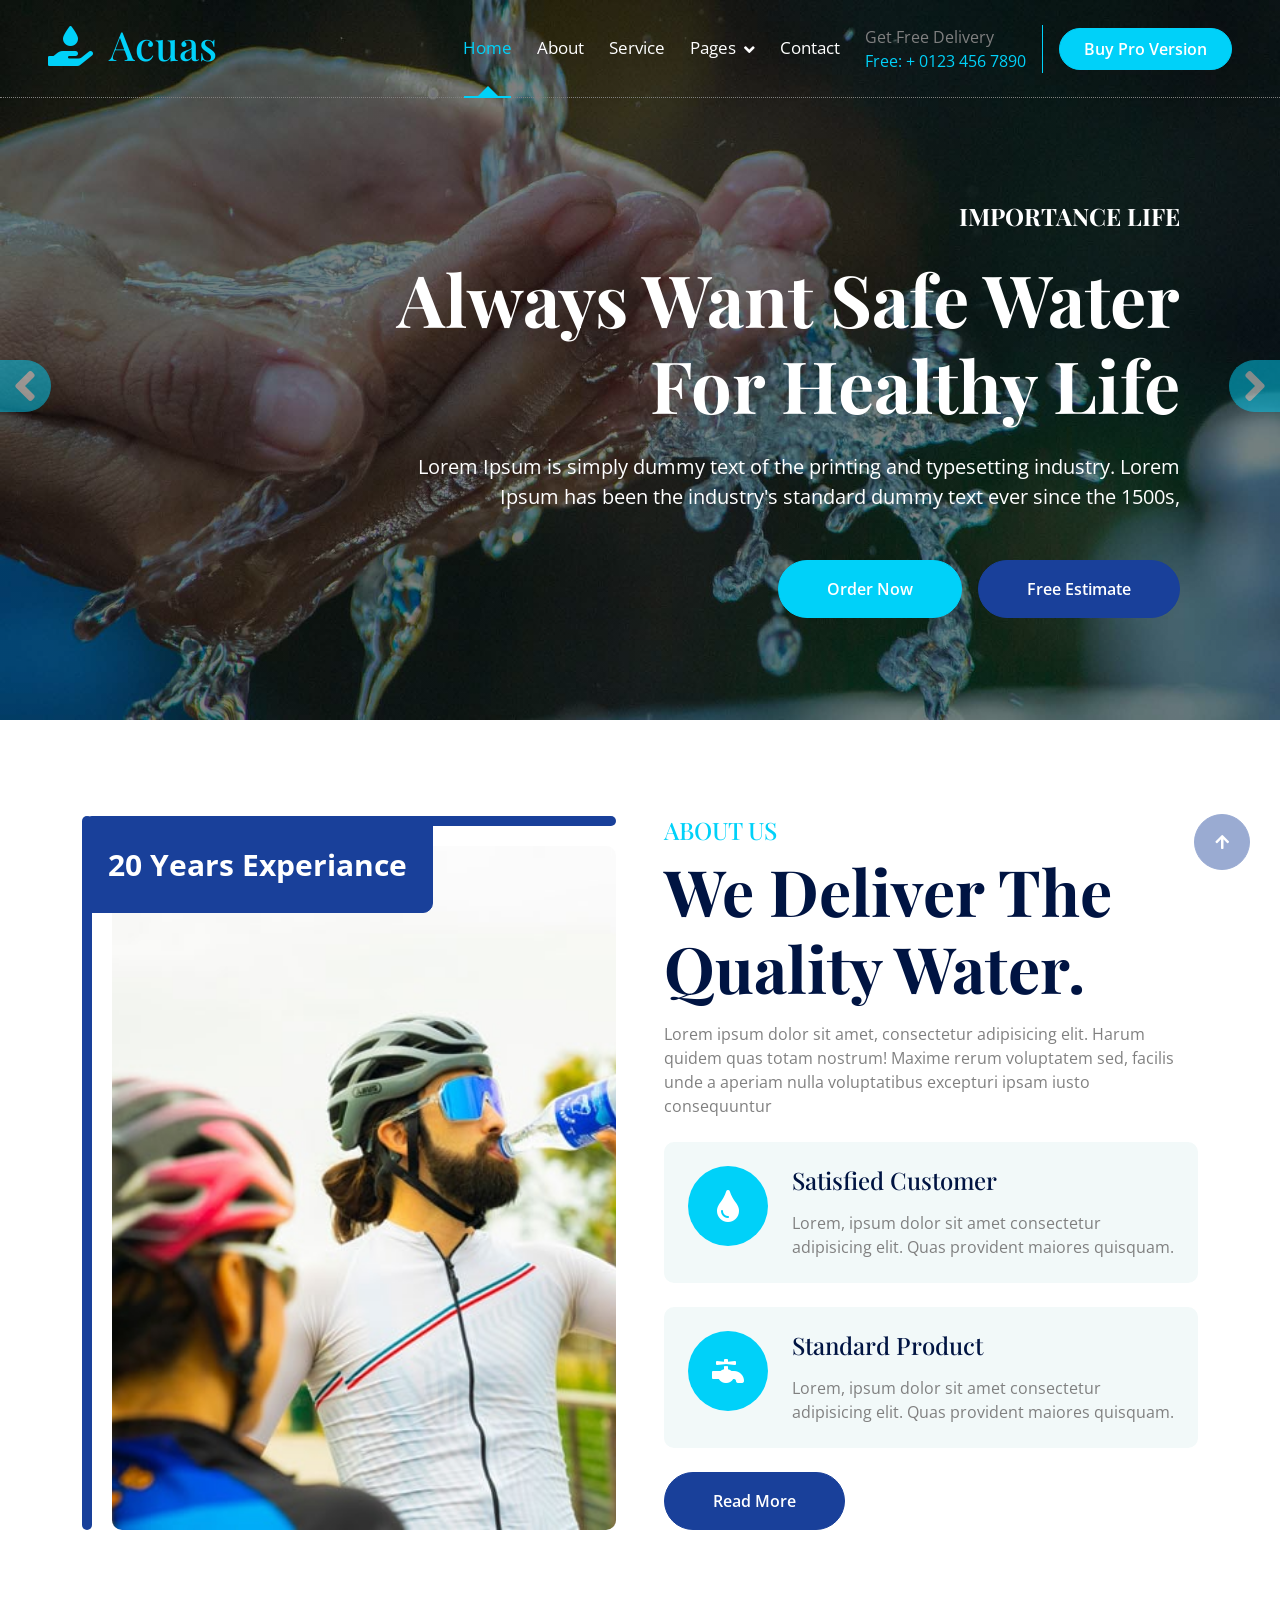
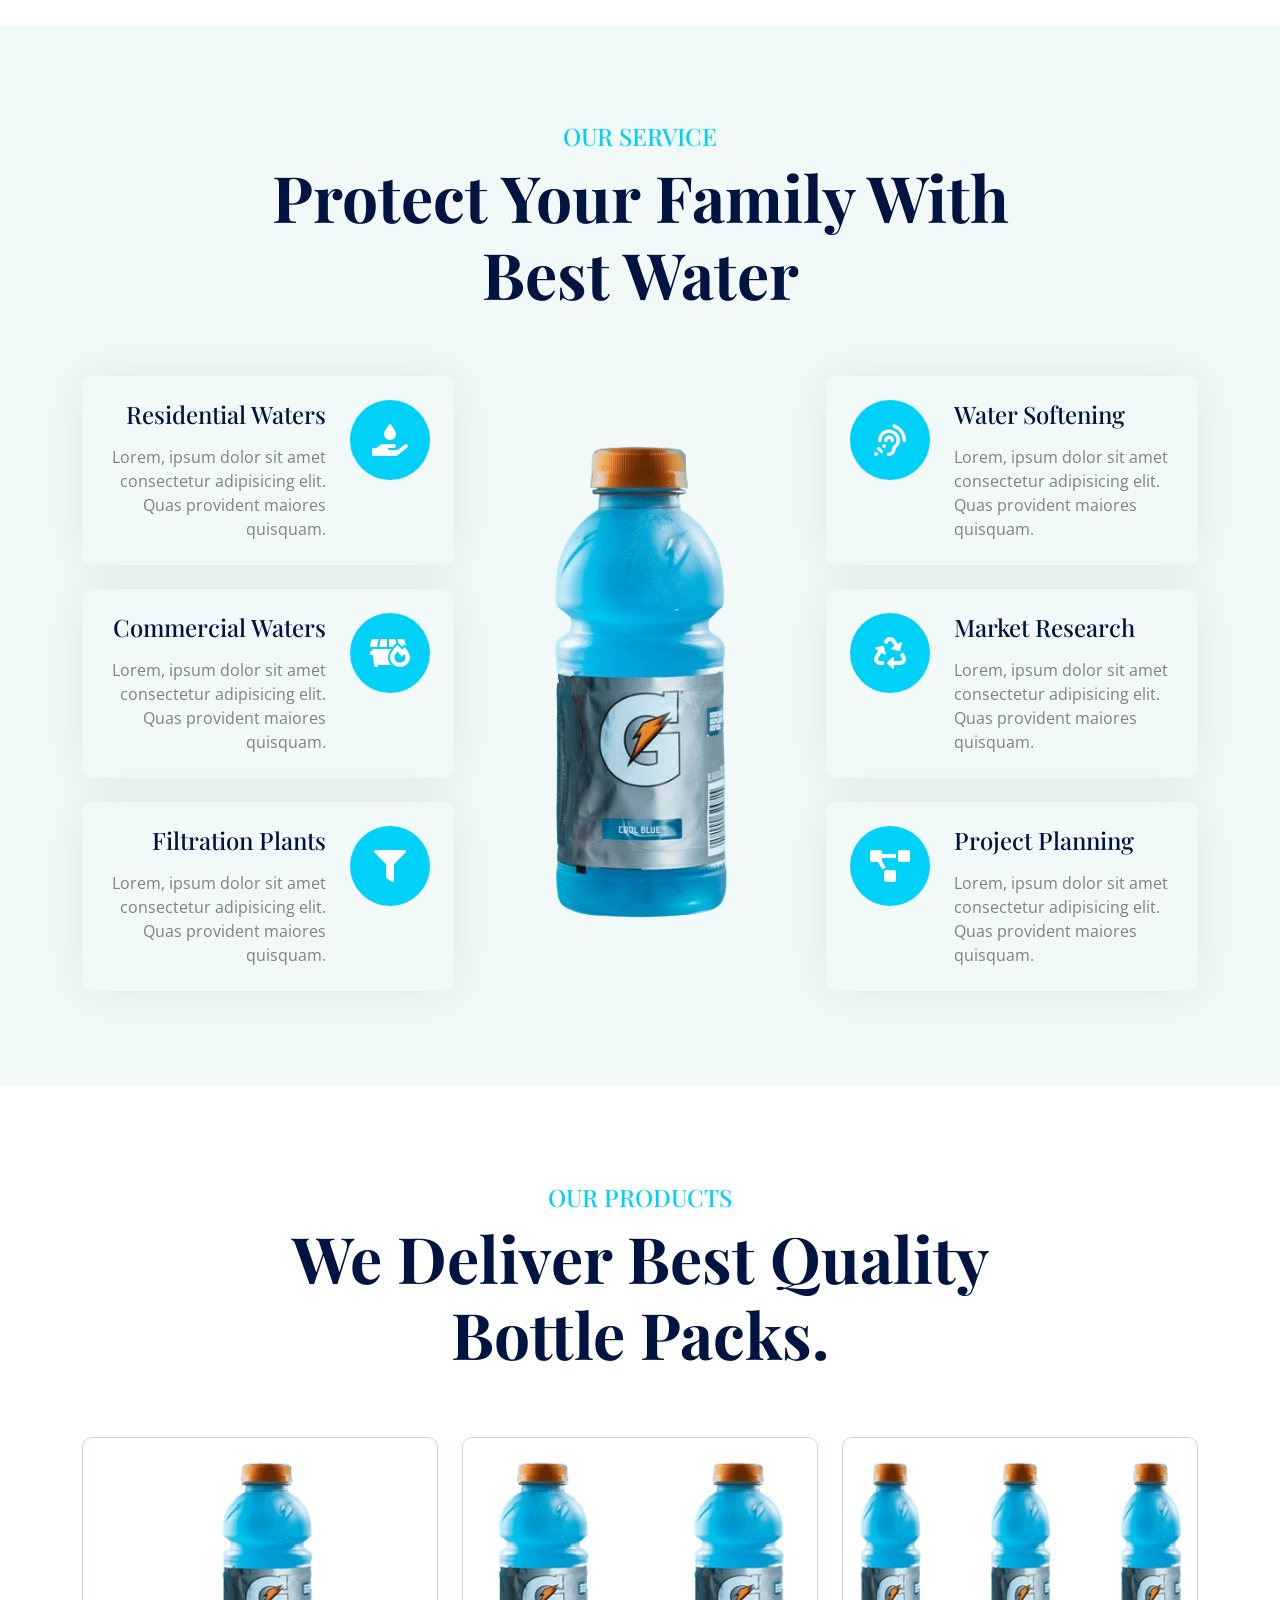
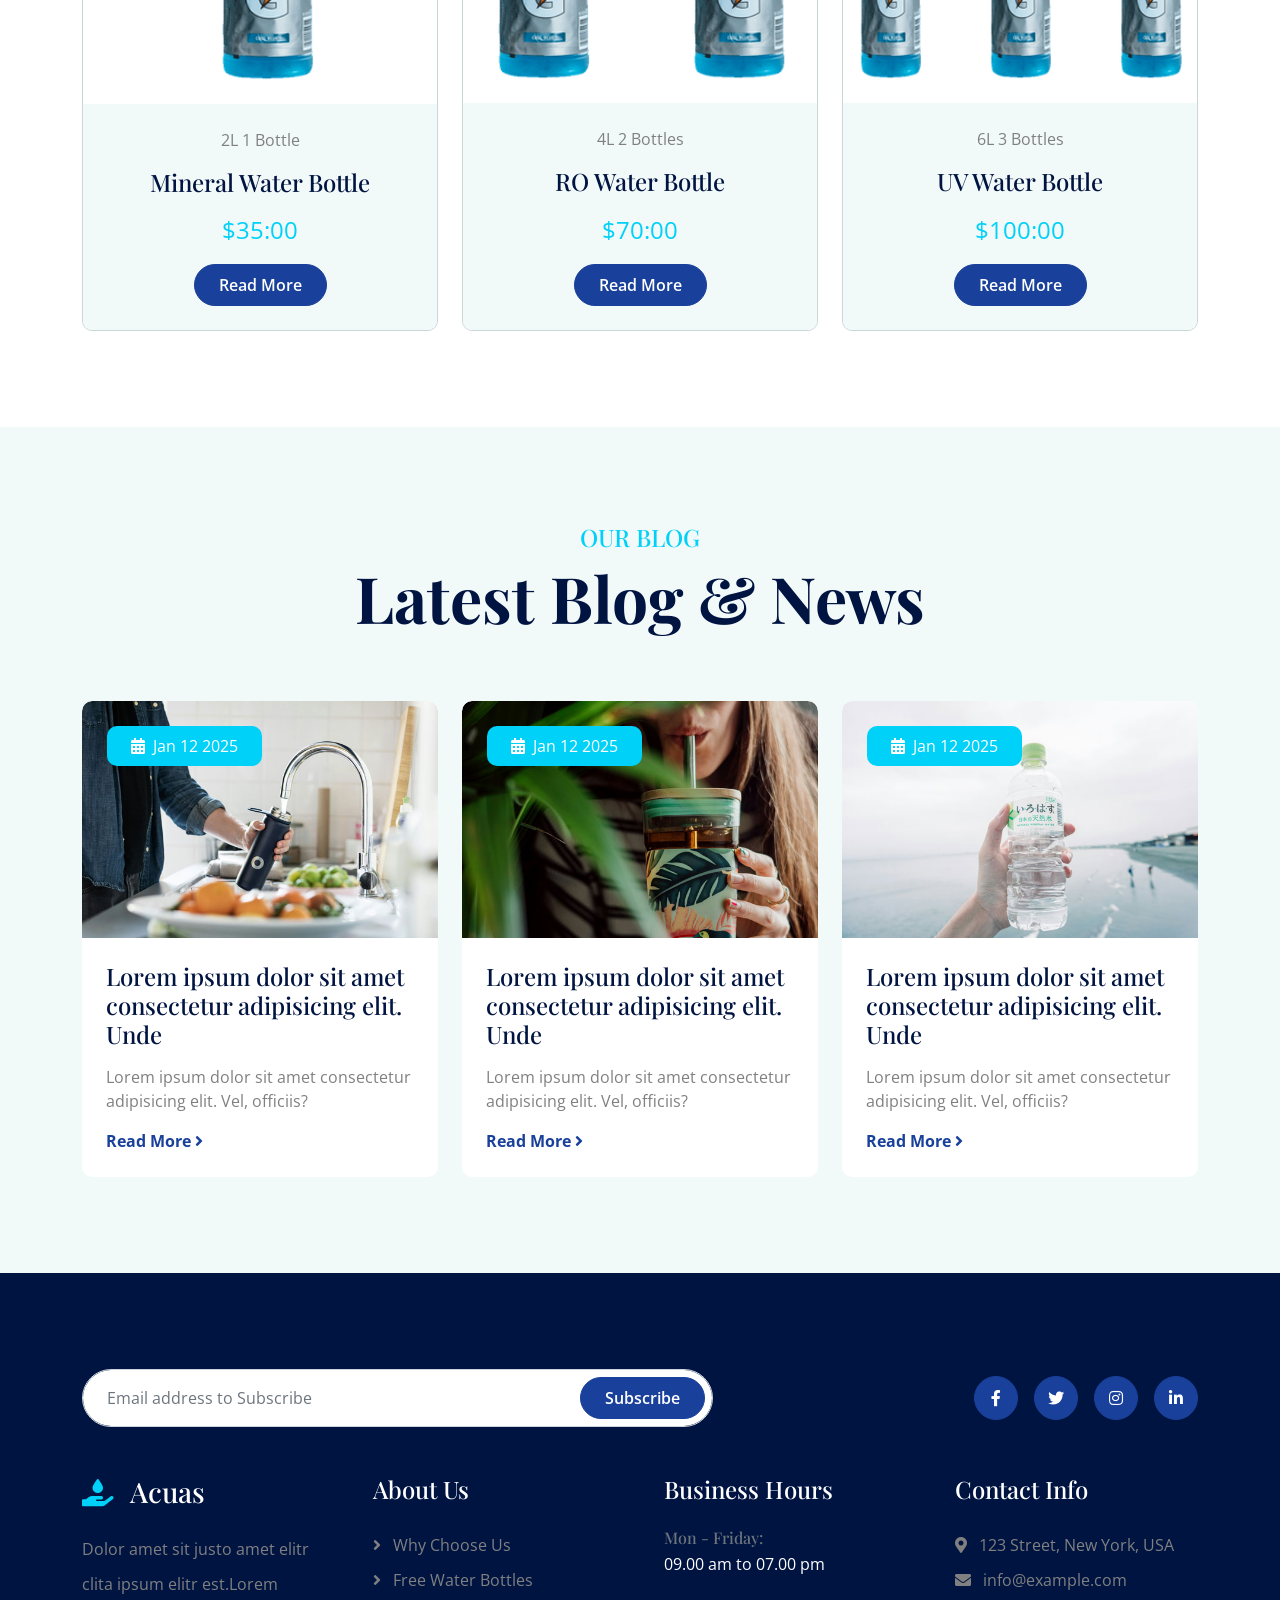
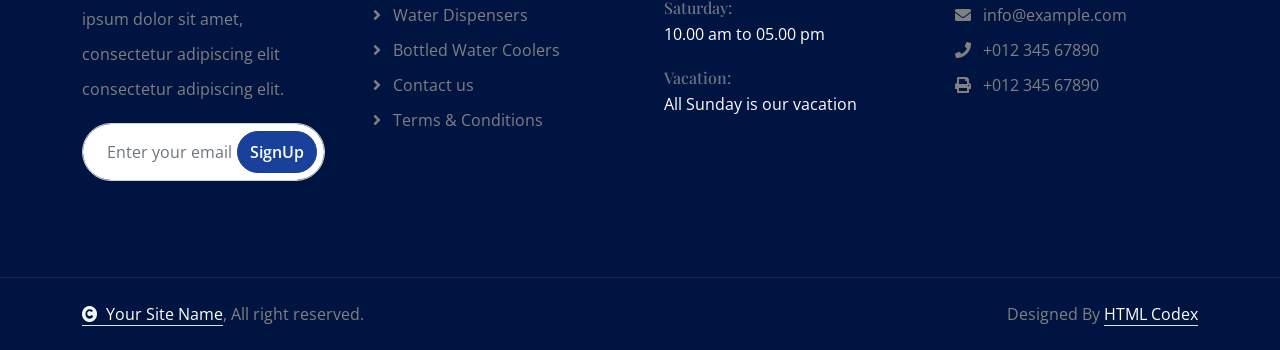
<file: PRO-001/index.html>
<!DOCTYPE html>
<html lang="en">

    <head>
        <meta charset="utf-8">
        <title>Acuas - Drinking Water Website Template</title>
        <meta content="width=device-width, initial-scale=1.0" name="viewport">
        <meta content="" name="keywords">
        <meta content="" name="description">

        <!-- Google Web Fonts -->
        <link rel="preconnect" href="https://fonts.googleapis.com">
        <link rel="preconnect" href="https://fonts.gstatic.com" crossorigin>
        <link href="https://fonts.googleapis.com/css2?family=Open+Sans:ital,wdth,wght@0,75..100,300..800;1,75..100,300..800&family=Playfair+Display:ital,wght@0,400..900;1,400..900&display=swap" rel="stylesheet"> 

        <!-- Icon Font Stylesheet -->
        <link rel="stylesheet" href="https://use.fontawesome.com/releases/v5.15.4/css/all.css"/>
        <link href="https://cdn.jsdelivr.net/npm/bootstrap-icons@1.4.1/font/bootstrap-icons.css" rel="stylesheet">

        <!-- Libraries Stylesheet -->
        <link href="lib/animate/animate.min.css" rel="stylesheet">
        <link href="lib/owlcarousel/assets/owl.carousel.min.css" rel="stylesheet">


        <!-- Customized Bootstrap Stylesheet -->
        <link href="css/bootstrap.min.css" rel="stylesheet">

        <!-- Template Stylesheet -->
        <link href="css/style.css" rel="stylesheet">
    </head>

    <body>

        <!-- Spinner Start -->
        <div id="spinner" class="show bg-white position-fixed translate-middle w-100 vh-100 top-50 start-50 d-flex align-items-center justify-content-center">
            <div class="spinner-border text-primary" style="width: 3rem; height: 3rem;" role="status">
                <span class="sr-only">Loading...</span>
            </div>
        </div>
        <!-- Spinner End -->

        <!-- Navbar & Hero Start -->
        <div class="container-fluid position-relative p-0">
            <nav class="navbar navbar-expand-lg navbar-light px-4 px-lg-5 py-3 py-lg-0">
                <a href="" class="navbar-brand p-0">
                    <h1 class="text-primary"><i class="fas fa-hand-holding-water me-3"></i>Acuas</h1>
                    <!-- <img src="img/logo.png" alt="Logo"> -->
                </a>
                <button class="navbar-toggler" type="button" data-bs-toggle="collapse" data-bs-target="#navbarCollapse">
                    <span class="fa fa-bars"></span>
                </button>
                <div class="collapse navbar-collapse" id="navbarCollapse">
                    <div class="navbar-nav ms-auto py-0">
                        <a href="index.html" class="nav-item nav-link active">Home</a>
                        <a href="about.html" class="nav-item nav-link">About</a>
                        <a href="service.html" class="nav-item nav-link">Service</a>
                        <div class="nav-item dropdown">
                            <a href="https://www.youtube.com/watch?v=h7Z0yKhiB08&pp=ygUFMCBzZWM%3D" class="nav-link dropdown-toggle" data-bs-toggle="dropdown">Pages</a>
                            <div class="dropdown-menu m-0">
                                <a href="product.html" class="dropdown-item">Products</a>
                                <a href="blog.html" class="dropdown-item">Blog Posts</a>
                            </div>
                        </div>
                        <a href="contact.html" class="nav-item nav-link">Contact</a>
                    </div>
                    <div class="d-none d-xl-flex me-3">
                        <div class="d-flex flex-column pe-3 border-end border-primary">
                            <span class="text-body">Get Free Delivery</span>
                            <a href="tel:+4733378901"><span class="text-primary">Free: + 0123 456 7890</span></a>
                        </div>
                    </div>
                    <a href="https://htmlcodex.com/downloading/?item=3402" class="btn btn-primary rounded-pill d-inline-flex flex-shrink-0 py-2 px-4">Buy Pro Version</a>
                </div>
            </nav>

            <!-- Carousel Start -->
            <div class="carousel-header">
                <div id="carouselId" class="carousel slide" data-bs-ride="carousel">
                    <ol class="carousel-indicators">
                        <li data-bs-target="#carouselId" data-bs-slide-to="0" class="active"></li>
                        <li data-bs-target="#carouselId" data-bs-slide-to="1"></li>
                        <li data-bs-target="#carouselId" data-bs-slide-to="2"></li>
                    </ol>
                    <div class="carousel-inner" role="listbox">
                        <div class="carousel-item active">
                            <img src="img/carousel-1.jpg" class="img-fluid w-100" alt="Image">
                            <div class="carousel-caption-1">
                                <div class="carousel-caption-1-content" style="max-width: 900px;">
                                    <h4 class="text-white text-uppercase fw-bold mb-4 fadeInLeft animated" data-animation="fadeInLeft" data-delay="1s" style="animation-delay: 1s;" style="letter-spacing: 3px;">Importance life</h4>
                                    <h1 class="display-2 text-capitalize text-white mb-4 fadeInLeft animated" data-animation="fadeInLeft" data-delay="1.3s" style="animation-delay: 1.3s;">Always Want Safe Water For Healthy Life</h1>
                                    <p class="mb-5 fs-5 text-white fadeInLeft animated" data-animation="fadeInLeft" data-delay="1.5s" style="animation-delay: 1.5s;">Lorem Ipsum is simply dummy text of the printing and typesetting industry. Lorem Ipsum has been the industry's standard dummy text ever since the 1500s, 
                                    </p>
                                    <div class="carousel-caption-1-content-btn fadeInLeft animated" data-animation="fadeInLeft" data-delay="1.7s" style="animation-delay: 1.7s;">
                                        <a class="btn btn-primary rounded-pill flex-shrink-0 py-3 px-5 me-2" href="#">Order Now</a>
                                        <a class="btn btn-secondary rounded-pill flex-shrink-0 py-3 px-5 ms-2" href="#">Free Estimate</a>
                                    </div>
                                </div>
                            </div>
                        </div>
                        <div class="carousel-item">
                            <img src="img/carousel-2.jpg" class="img-fluid w-100" alt="Image">
                            <div class="carousel-caption-2">
                                <div class="carousel-caption-2-content" style="max-width: 900px;">
                                    <h4 class="text-white text-uppercase fw-bold mb-4 fadeInRight animated" data-animation="fadeInRight" data-delay="1s" style="animation-delay: 1s;" style="letter-spacing: 3px;">Importance life</h4>
                                    <h1 class="display-2 text-capitalize text-white mb-4 fadeInRight animated" data-animation="fadeInRight" data-delay="1.3s" style="animation-delay: 1.3s;">Always Want Safe Water For Healthy Life</h1>
                                    <p class="mb-5 fs-5 text-white fadeInRight animated" data-animation="fadeInRight" data-delay="1.5s" style="animation-delay: 1.5s;">Lorem Ipsum is simply dummy text of the printing and typesetting industry. Lorem Ipsum has been the industry's standard dummy text ever since the 1500s, 
                                    </p>
                                    <div class="carousel-caption-2-content-btn fadeInRight animated" data-animation="fadeInRight" data-delay="1.7s" style="animation-delay: 1.7s;">
                                        <a class="btn btn-primary rounded-pill flex-shrink-0 py-3 px-5 me-2" href="#">Order Now</a>
                                        <a class="btn btn-secondary rounded-pill flex-shrink-0 py-3 px-5 ms-2" href="#">Free Estimate</a>
                                    </div>
                                </div>
                            </div>
                        </div>
                    </div>
                    <button class="carousel-control-prev" type="button" data-bs-target="#carouselId" data-bs-slide="prev">
                        <span class="carousel-control-prev-icon btn btn-primary fadeInLeft animated" aria-hidden="true" data-animation="fadeInLeft" data-delay="1.1s" style="animation-delay: 1.3s;"> <i class="fa fa-angle-left fa-3x"></i></span>
                        <span class="visually-hidden">Previous</span>
                    </button>
                    <button class="carousel-control-next" type="button" data-bs-target="#carouselId" data-bs-slide="next">
                        <span class="carousel-control-next-icon btn btn-primary fadeInRight animated" aria-hidden="true" data-animation="fadeInLeft" data-delay="1.1s" style="animation-delay: 1.3s;"><i class="fa fa-angle-right fa-3x"></i></span>
                        <span class="visually-hidden">Next</span>
                    </button>
                </div>
            </div>
            <!-- Carousel End -->
        </div>
        <!-- Navbar & Hero End -->


        <!-- About Start -->
        <div class="container-fluid about overflow-hidden py-5">
            <div class="container py-5">
                <div class="row g-5">
                    <div class="col-xl-6 wow fadeInLeft" data-wow-delay="0.2s">
                        <div class="about-img rounded h-100">
                            <img src="img/about.jpg" class="img-fluid rounded h-100 w-100" style="object-fit: cover;" alt="">
                            <div class="about-exp"><span>20 Years Experiance</span></div>
                        </div>
                    </div>
                    <div class="col-xl-6 wow fadeInRight" data-wow-delay="0.2s">
                        <div class="about-item">
                            <h4 class="text-primary text-uppercase">About Us</h4>
                            <h1 class="display-3 mb-3">We Deliver The Quality Water.</h1>
                            <p class="mb-4">Lorem ipsum dolor sit amet, consectetur adipisicing elit. Harum quidem quas totam nostrum! Maxime rerum voluptatem sed, facilis unde a aperiam nulla voluptatibus excepturi ipsam iusto consequuntur
                            </p>
                            <div class="bg-light rounded p-4 mb-4">
                                <div class="row">
                                    <div class="col-12">
                                        <div class="d-flex">
                                            <div class="pe-4">
                                                <div class="rounded-circle bg-primary d-flex align-items-center justify-content-center" style="width: 80px; height: 80px;"><i class="fas fa-tint text-white fa-2x"></i></div>
                                            </div>
                                            <div class="">
                                                <a href="#" class="h4 d-inline-block mb-3">Satisfied Customer</a>
                                                <p class="mb-0">Lorem, ipsum dolor sit amet consectetur adipisicing elit. Quas provident maiores quisquam.</p>
                                            </div>
                                        </div>
                                    </div>
                                </div>
                            </div>
                            <div class="bg-light rounded p-4 mb-4">
                                <div class="row">
                                    <div class="col-12">
                                        <div class="d-flex">
                                            <div class="pe-4">
                                                <div class="rounded-circle bg-primary d-flex align-items-center justify-content-center" style="width: 80px; height: 80px;"><i class="fas fa-faucet text-white fa-2x"></i></div>
                                            </div>
                                            <div class="">
                                                <a href="#" class="h4 d-inline-block mb-3">Standard Product</a>
                                                <p class="mb-0">Lorem, ipsum dolor sit amet consectetur adipisicing elit. Quas provident maiores quisquam.</p>
                                            </div>
                                        </div>
                                    </div>
                                </div>
                            </div>
                            <a href="#" class="btn btn-secondary rounded-pill py-3 px-5">Read More</a>
                        </div>
                    </div>
                </div>
            </div>
        </div>
        <!-- About End -->

        <!-- Service Start -->
        <div class="container-fluid service bg-light overflow-hidden py-5">
            <div class="container py-5">
                <div class="text-center mx-auto pb-5 wow fadeInUp" data-wow-delay="0.2s" style="max-width: 800px;">
                    <h4 class="text-uppercase text-primary">Our Service</h4>
                    <h1 class="display-3 text-capitalize mb-3">Protect Your Family with Best Water</h1>
                </div>
                <div class="row gx-0 gy-4 align-items-center">
                    <div class="col-lg-6 col-xl-4 wow fadeInLeft" data-wow-delay="0.2s">
                        <div class="service-item rounded p-4 mb-4">
                            <div class="row">
                                <div class="col-12">
                                    <div class="d-flex">
                                        <div class="service-content text-end">
                                            <a href="#" class="h4 d-inline-block mb-3">Residential Waters</a>
                                            <p class="mb-0">Lorem, ipsum dolor sit amet consectetur adipisicing elit. Quas provident maiores quisquam.</p>
                                        </div>
                                        <div class="ps-4">
                                            <div class="service-btn"><i class="fas fa-hand-holding-water text-white fa-2x"></i></div>
                                        </div>
                                    </div>
                                </div>
                            </div>
                        </div>
                        <div class="service-item rounded p-4 mb-4">
                            <div class="row">
                                <div class="col-12">
                                    <div class="d-flex">
                                        <div class="service-content text-end">
                                            <a href="#" class="h4 d-inline-block mb-3">Commercial Waters</a>
                                            <p class="mb-0">Lorem, ipsum dolor sit amet consectetur adipisicing elit. Quas provident maiores quisquam.</p>
                                        </div>
                                        <div class="ps-4">
                                            <div class="service-btn"><i class="fas fa-dumpster-fire text-white fa-2x"></i></div>
                                        </div>
                                    </div>
                                </div>
                            </div>
                        </div>
                        <div class="service-item rounded p-4 mb-0">
                            <div class="row">
                                <div class="col-12">
                                    <div class="d-flex">
                                        <div class="service-content text-end">
                                            <a href="#" class="h4 d-inline-block mb-3">Filtration Plants</a>
                                            <p class="mb-0">Lorem, ipsum dolor sit amet consectetur adipisicing elit. Quas provident maiores quisquam.</p>
                                        </div>
                                        <div class="ps-4">
                                            <div class="service-btn"><i class="fas fa-filter text-white fa-2x"></i></div>
                                        </div>
                                    </div>
                                </div>
                            </div>
                        </div>
                    </div>
                    <div class="col-lg-6 col-xl-4 wow fadeInUp" data-wow-delay="0.3s">
                        <div class="bg-transparent">
                            <img src="img/water.png" class="img-fluid w-100" alt="">
                        </div>
                    </div>
                    <div class="col-lg-6 col-xl-4 wow fadeInRight" data-wow-delay="0.2s">
                        <div class="service-item rounded p-4 mb-4">
                            <div class="row">
                                <div class="col-12">
                                    <div class="d-flex">
                                        <div class="pe-4">
                                            <div class="service-btn"><i class="fas fa-assistive-listening-systems text-white fa-2x"></i></div>
                                        </div>
                                        <div class="service-content">
                                            <a href="#" class="h4 d-inline-block mb-3">Water Softening</a>
                                            <p class="mb-0">Lorem, ipsum dolor sit amet consectetur adipisicing elit. Quas provident maiores quisquam.</p>
                                        </div>
                                    </div>
                                </div>
                            </div>
                        </div>
                        <div class="service-item rounded p-4 mb-4">
                            <div class="row">
                                <div class="col-12">
                                    <div class="d-flex">
                                        <div class="pe-4">
                                            <div class="service-btn"><i class="fas fa-recycle text-white fa-2x"></i></div>
                                        </div>
                                        <div class="service-content">
                                            <a href="#" class="h4 d-inline-block mb-3">Market Research</a>
                                            <p class="mb-0">Lorem, ipsum dolor sit amet consectetur adipisicing elit. Quas provident maiores quisquam.</p>
                                        </div>
                                    </div>
                                </div>
                            </div>
                        </div>
                        <div class="service-item rounded p-4 mb-0">
                            <div class="row">
                                <div class="col-12">
                                    <div class="d-flex">
                                        <div class="pe-4">
                                            <div class="service-btn"><i class="fas fa-project-diagram text-white fa-2x"></i></div>
                                        </div>
                                        <div class="service-content">
                                            <a href="#" class="h4 d-inline-block mb-3">Project Planning</a>
                                            <p class="mb-0">Lorem, ipsum dolor sit amet consectetur adipisicing elit. Quas provident maiores quisquam.</p>
                                        </div>
                                    </div>
                                </div>
                            </div>
                        </div>
                    </div>
                </div>
            </div>
        </div>
        <!-- Service End -->


        <!-- Products Start -->
        <div class="container-fluid product py-5">
            <div class="container py-5">
                <div class="text-center mx-auto pb-5 wow fadeInUp" data-wow-delay="0.2s" style="max-width: 800px;">
                    <h4 class="text-uppercase text-primary">Our Products</h4>
                    <h1 class="display-3 text-capitalize mb-3">We Deliver Best Quality Bottle Packs.</h1>
                </div>
                <div class="row g-4 justify-content-center">
                    <div class="col-lg-6 col-xl-4 wow fadeInUp" data-wow-delay="0.2s">
                        <div class="product-item">
                            <img src="img/product-3.png" class="img-fluid w-100 rounded-top"  alt="Image">
                            <div class="product-content bg-light text-center rounded-bottom p-4">
                                <p>2L 1 Bottle</p>
                                <a href="#" class="h4 d-inline-block mb-3">Mineral Water Bottle</a>
                                <p class="fs-4 text-primary mb-3">$35:00</p>
                                <a href="#" class="btn btn-secondary rounded-pill py-2 px-4">Read More</a>
                            </div>
                        </div>
                    </div>
                    <div class="col-lg-6 col-xl-4 wow fadeInUp" data-wow-delay="0.4s">
                        <div class="product-item">
                            <img src="img/product-2.png" class="img-fluid w-100 rounded-top"  alt="Image">
                            <div class="product-content bg-light text-center rounded-bottom p-4">
                                <p>4L 2 Bottles</p>
                                <a href="#" class="h4 d-inline-block mb-3">RO Water Bottle</a>
                                <p class="fs-4 text-primary mb-3">$70:00</p>
                                <a href="#" class="btn btn-secondary rounded-pill py-2 px-4">Read More</a>
                            </div>
                        </div>
                    </div>
                    <div class="col-lg-6 col-xl-4 wow fadeInUp" data-wow-delay="0.6s">
                        <div class="product-item">
                            <img src="img/product-1.png" class="img-fluid w-100 rounded-top"  alt="Image">
                            <div class="product-content bg-light text-center rounded-bottom p-4">
                                <p>6L 3 Bottles</p>
                                <a href="#" class="h4 d-inline-block mb-3">UV Water Bottle</a>
                                <p class="fs-4 text-primary mb-3">$100:00</p>
                                <a href="#" class="btn btn-secondary rounded-pill py-2 px-4">Read More</a>
                            </div>
                        </div>
                    </div>
                </div>
            </div>
        </div>
        <!-- Products End -->


        <!-- Blog Start -->
        <div class="container-fluid bg-light blog py-5">
            <div class="container py-5">
                <div class="text-center mx-auto pb-5 wow fadeInUp" data-wow-delay="0.2s" style="max-width: 800px;">
                    <h4 class="text-uppercase text-primary">Our Blog</h4>
                    <h1 class="display-3 text-capitalize mb-3">Latest Blog & News</h1>
                </div>
                <div class="row g-4 justify-content-center">
                    <div class="col-lg-6 col-xl-4 wow fadeInUp" data-wow-delay="0.2s">
                        <div class="blog-item">
                            <div class="blog-img">
                                <img src="img/blog-1.jpg" class="img-fluid rounded-top w-100" alt="">
                                <div class="blog-date px-4 py-2"><i class="fa fa-calendar-alt me-1"></i> Jan 12 2025</div>
                            </div>
                            <div class="blog-content rounded-bottom p-4">
                                <a href="#" class="h4 d-inline-block mb-3">Lorem ipsum dolor sit amet consectetur adipisicing elit. Unde</a>
                                <p>Lorem ipsum dolor sit amet consectetur adipisicing elit. Vel, officiis?</p>
                                <a href="#" class="fw-bold text-secondary">Read More <i class="fa fa-angle-right"></i></a>
                            </div>
                        </div>
                    </div>
                    <div class="col-lg-6 col-xl-4 wow fadeInUp" data-wow-delay="0.4s">
                        <div class="blog-item">
                            <div class="blog-img">
                                <img src="img/blog-2.jpg" class="img-fluid rounded-top w-100" alt="">
                                <div class="blog-date px-4 py-2"><i class="fa fa-calendar-alt me-1"></i> Jan 12 2025</div>
                            </div>
                            <div class="blog-content rounded-bottom p-4">
                                <a href="#" class="h4 d-inline-block mb-3">Lorem ipsum dolor sit amet consectetur adipisicing elit. Unde</a>
                                <p>Lorem ipsum dolor sit amet consectetur adipisicing elit. Vel, officiis?</p>
                                <a href="#" class="fw-bold text-secondary">Read More <i class="fa fa-angle-right"></i></a>
                            </div>
                        </div>
                    </div>
                    <div class="col-lg-6 col-xl-4 wow fadeInUp" data-wow-delay="0.6s">
                        <div class="blog-item">
                            <div class="blog-img">
                                <img src="img/blog-3.jpg" class="img-fluid rounded-top w-100" alt="">
                                <div class="blog-date px-4 py-2"><i class="fa fa-calendar-alt me-1"></i> Jan 12 2025</div>
                            </div>
                            <div class="blog-content rounded-bottom p-4">
                                <a href="#" class="h4 d-inline-block mb-3">Lorem ipsum dolor sit amet consectetur adipisicing elit. Unde</a>
                                <p>Lorem ipsum dolor sit amet consectetur adipisicing elit. Vel, officiis?</p>
                                <a href="#" class="fw-bold text-secondary">Read More <i class="fa fa-angle-right"></i></a>
                            </div>
                        </div>
                    </div>
                </div>
            </div>
        </div>
        <!-- Blog End -->

        <!-- Footer Start -->
        <div class="container-fluid footer py-5 wow fadeIn" data-wow-delay="0.2s">
            <div class="container py-5">
                <div class="row g-5 mb-5 align-items-center">
                    <div class="col-lg-7">
                        <div class="position-relative mx-auto">
                            <input class="form-control rounded-pill w-100 py-3 ps-4 pe-5" type="text" placeholder="Email address to Subscribe">
                            <button type="button" class="btn btn-secondary rounded-pill position-absolute top-0 end-0 py-2 px-4 mt-2 me-2">Subscribe</button>
                        </div>
                    </div>
                    <div class="col-lg-5">
                        <div class="d-flex align-items-center justify-content-center justify-content-lg-end">
                            <a class="btn btn-secondary btn-md-square rounded-circle me-3" href=""><i class="fab fa-facebook-f"></i></a>
                            <a class="btn btn-secondary btn-md-square rounded-circle me-3" href=""><i class="fab fa-twitter"></i></a>
                            <a class="btn btn-secondary btn-md-square rounded-circle me-3" href=""><i class="fab fa-instagram"></i></a>
                            <a class="btn btn-secondary btn-md-square rounded-circle me-0" href=""><i class="fab fa-linkedin-in"></i></a>
                        </div>
                    </div>
                </div>
                <div class="row g-5">
                    <div class="col-md-6 col-lg-6 col-xl-3">
                        <div class="footer-item d-flex flex-column">
                            <div class="footer-item">
                                <h3 class="text-white mb-4"><i class="fas fa-hand-holding-water text-primary me-3"></i>Acuas</h3>
                                <p class="mb-3">Dolor amet sit justo amet elitr clita ipsum elitr est.Lorem ipsum dolor sit amet, consectetur adipiscing elit consectetur adipiscing elit.</p>
                            </div>
                            <div class="position-relative">
                                <input class="form-control rounded-pill w-100 py-3 ps-4 pe-5" type="text" placeholder="Enter your email">
                                <button type="button" class="btn btn-secondary rounded-pill position-absolute top-0 end-0 py-2 mt-2 me-2">SignUp</button>
                            </div>
                        </div>
                    </div>
                    <div class="col-md-6 col-lg-6 col-xl-3">
                        <div class="footer-item d-flex flex-column">
                            <h4 class="text-white mb-4">About Us</h4>
                            <a href="#"><i class="fas fa-angle-right me-2"></i> Why Choose Us</a>
                            <a href="#"><i class="fas fa-angle-right me-2"></i> Free Water Bottles</a>
                            <a href="#"><i class="fas fa-angle-right me-2"></i> Water Dispensers</a>
                            <a href="#"><i class="fas fa-angle-right me-2"></i> Bottled Water Coolers</a>
                            <a href="#"><i class="fas fa-angle-right me-2"></i> Contact us</a>
                            <a href="#"><i class="fas fa-angle-right me-2"></i> Terms & Conditions</a>
                        </div>
                    </div>
                    <div class="col-md-6 col-lg-6 col-xl-3">
                        <div class="footer-item d-flex flex-column">
                            <h4 class="text-white mb-4">Business Hours</h4>
                            <div class="mb-3">
                                <h6 class="text-muted mb-0">Mon - Friday:</h6>
                                <p class="text-white mb-0">09.00 am to 07.00 pm</p>
                            </div>
                            <div class="mb-3">
                                <h6 class="text-muted mb-0">Saturday:</h6>
                                <p class="text-white mb-0">10.00 am to 05.00 pm</p>
                            </div>
                            <div class="mb-3">
                                <h6 class="text-muted mb-0">Vacation:</h6>
                                <p class="text-white mb-0">All Sunday is our vacation</p>
                            </div>
                        </div>
                    </div>
                    <div class="col-md-6 col-lg-6 col-xl-3">
                        <div class="footer-item d-flex flex-column">
                            <h4 class="text-white mb-4">Contact Info</h4>
                            <a href="#"><i class="fa fa-map-marker-alt me-2"></i> 123 Street, New York, USA</a>
                            <a href="mailto:info@example.com"><i class="fas fa-envelope me-2"></i> info@example.com</a>
                            <a href="mailto:info@example.com"><i class="fas fa-envelope me-2"></i> info@example.com</a>
                            <a href="tel:+012 345 67890"><i class="fas fa-phone me-2"></i> +012 345 67890</a>
                            <a href="tel:+012 345 67890" class="mb-3"><i class="fas fa-print me-2"></i> +012 345 67890</a>
                        </div>
                    </div>
                </div>
            </div>
        </div>
        <!-- Footer End -->
        
        <!-- Copyright Start -->
        <div class="container-fluid copyright py-4">
            <div class="container">
                <div class="row g-4 align-items-center">
                    <div class="col-md-6 text-center text-md-start mb-md-0">
                        <span class="text-body"><a href="#" class="border-bottom text-white"><i class="fas fa-copyright text-light me-2"></i>Your Site Name</a>, All right reserved.</span>
                    </div>
                    <div class="col-md-6 text-center text-md-end text-body">
                        <!--/*** The author’s attribution link must remain intact in the template. ***/-->
                        <!--/*** If you wish to remove this credit link, please purchase the Pro Version . ***/-->
                        Designed By <a class="border-bottom text-white" href="https://htmlcodex.com">HTML Codex</a>
                    </div>
                </div>
            </div>
        </div>
        <!-- Copyright End -->


        <!-- Back to Top -->
        <a href="#" class="btn btn-secondary btn-lg-square rounded-circle back-to-top"><i class="fa fa-arrow-up"></i></a>   

        
    <!-- JavaScript Libraries -->
    <script src="https://ajax.googleapis.com/ajax/libs/jquery/3.6.4/jquery.min.js"></script>
    <script src="https://cdn.jsdelivr.net/npm/bootstrap@5.0.0/dist/js/bootstrap.bundle.min.js"></script>
    <script src="lib/wow/wow.min.js"></script>
    <script src="lib/easing/easing.min.js"></script>
    <script src="lib/waypoints/waypoints.min.js"></script>
    <script src="lib/owlcarousel/owl.carousel.min.js"></script>
    

    <!-- Template Javascript -->
    <script src="js/main.js"></script>
    </body>

</html>
</file>
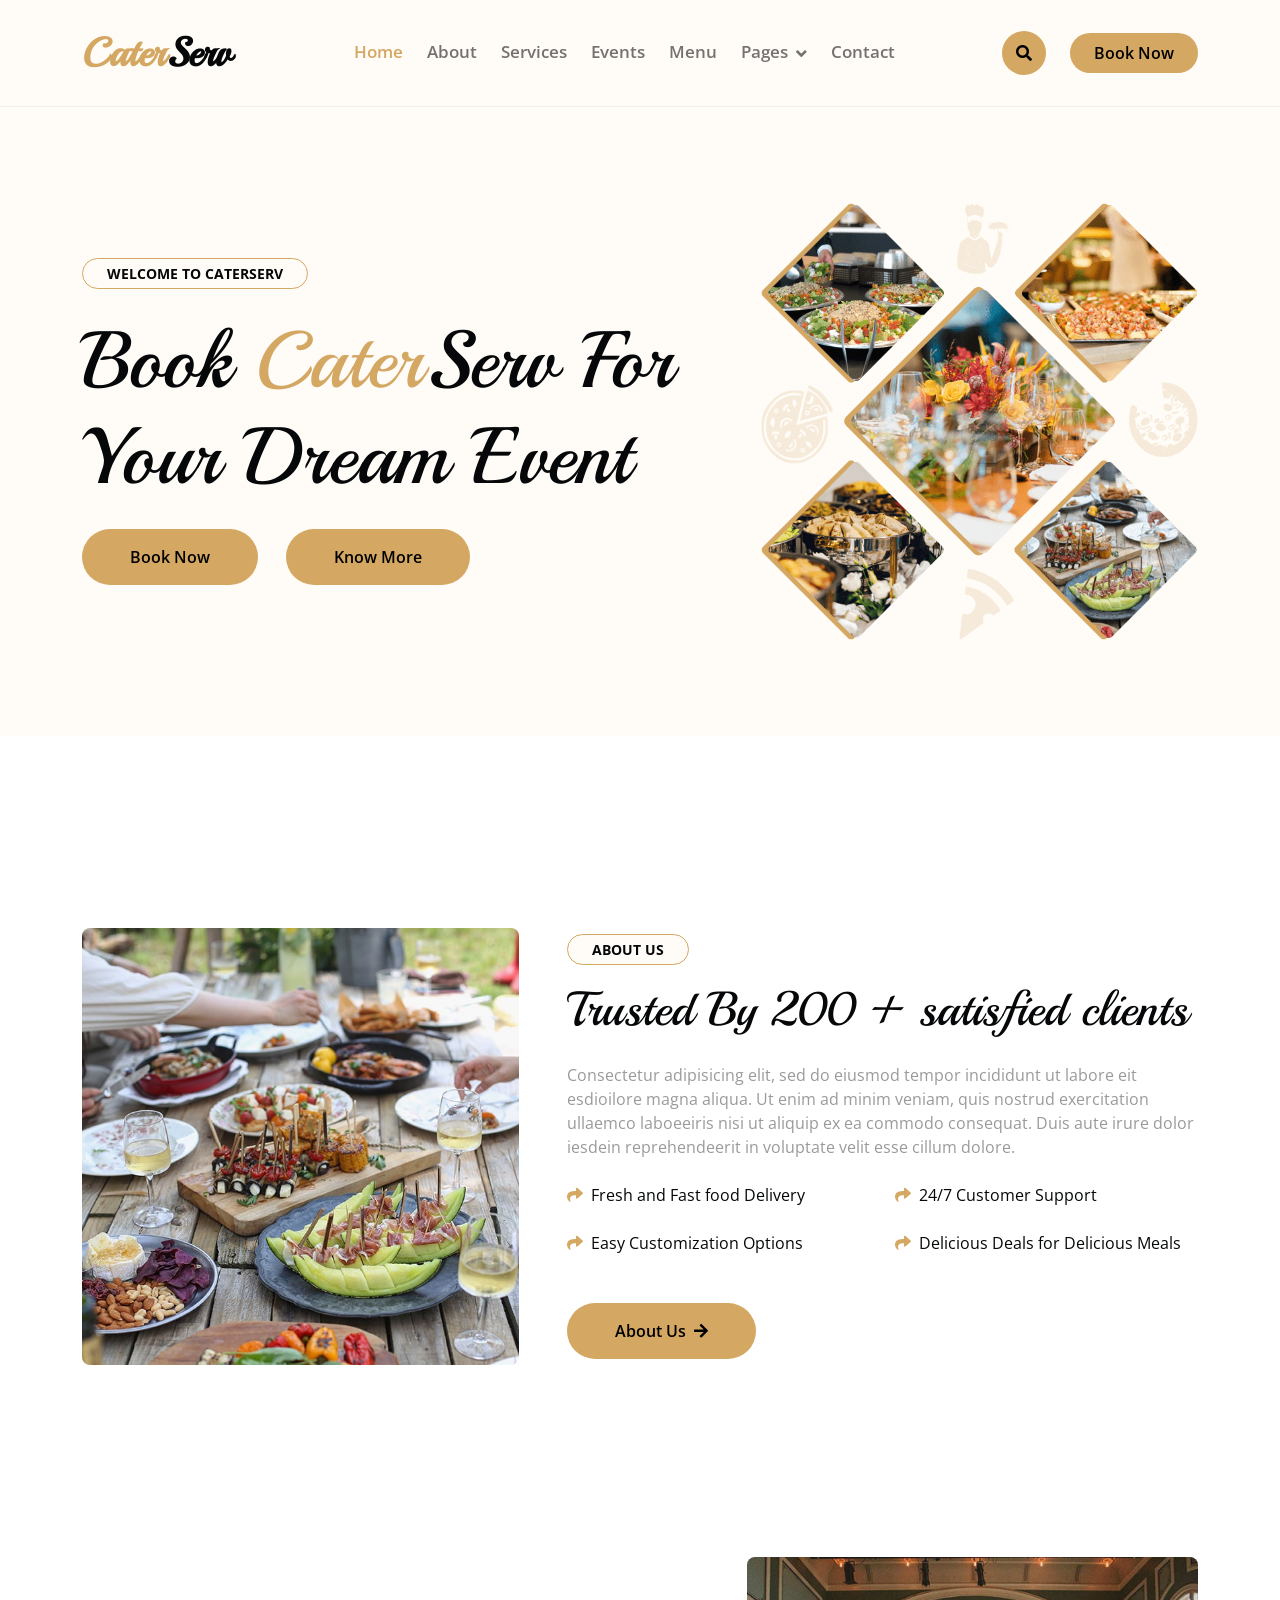
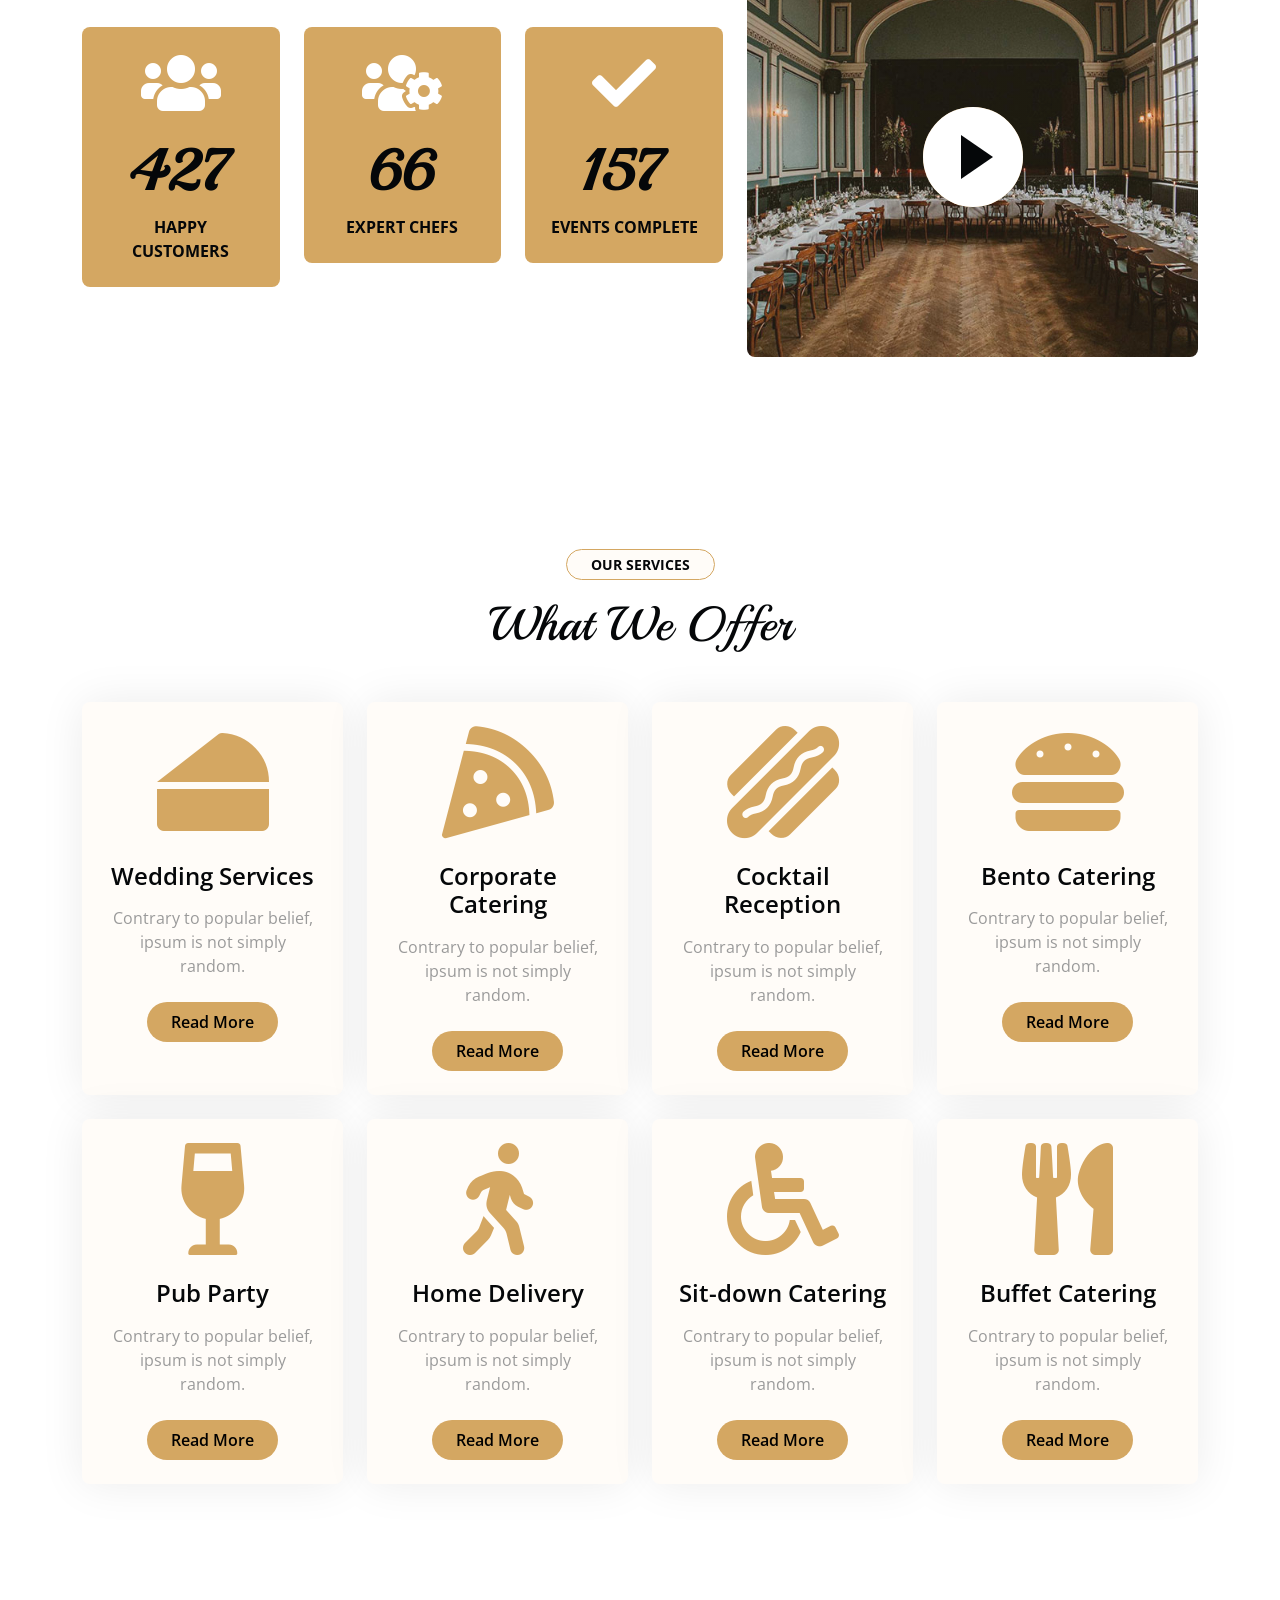
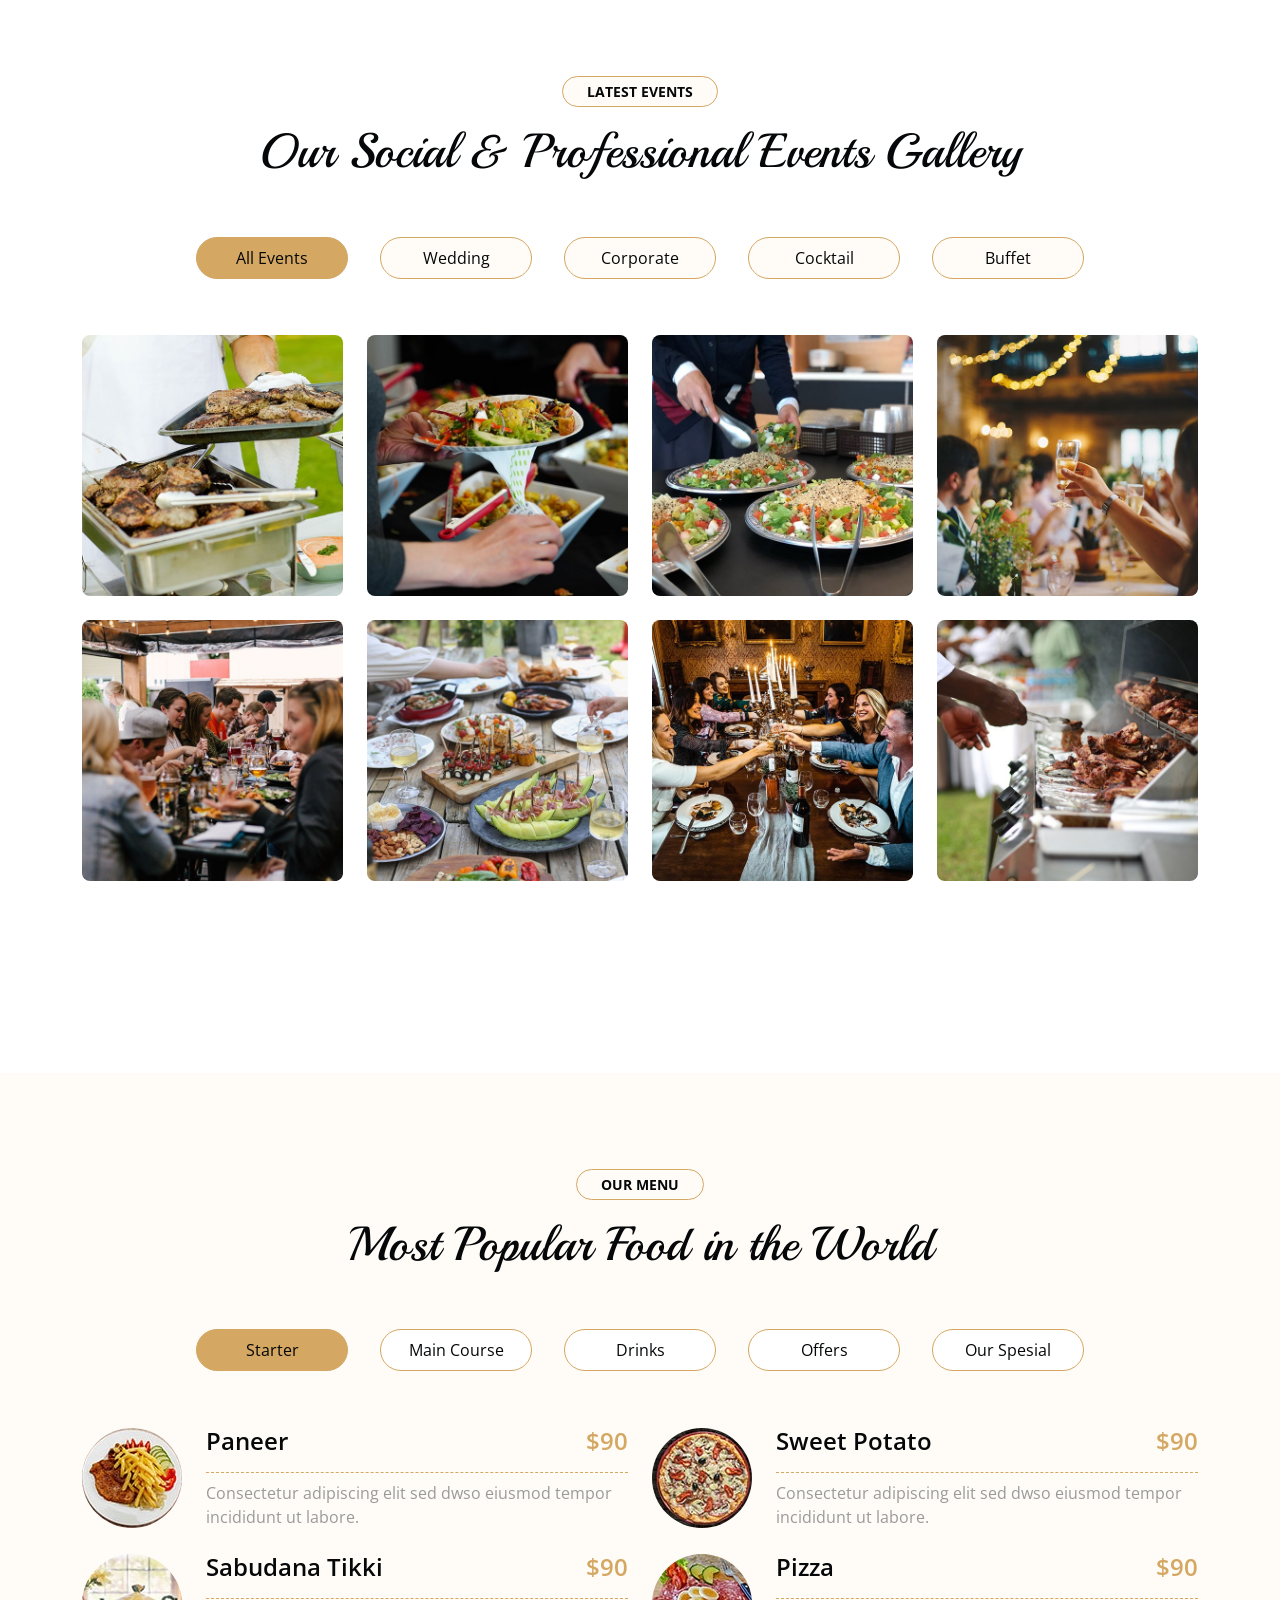
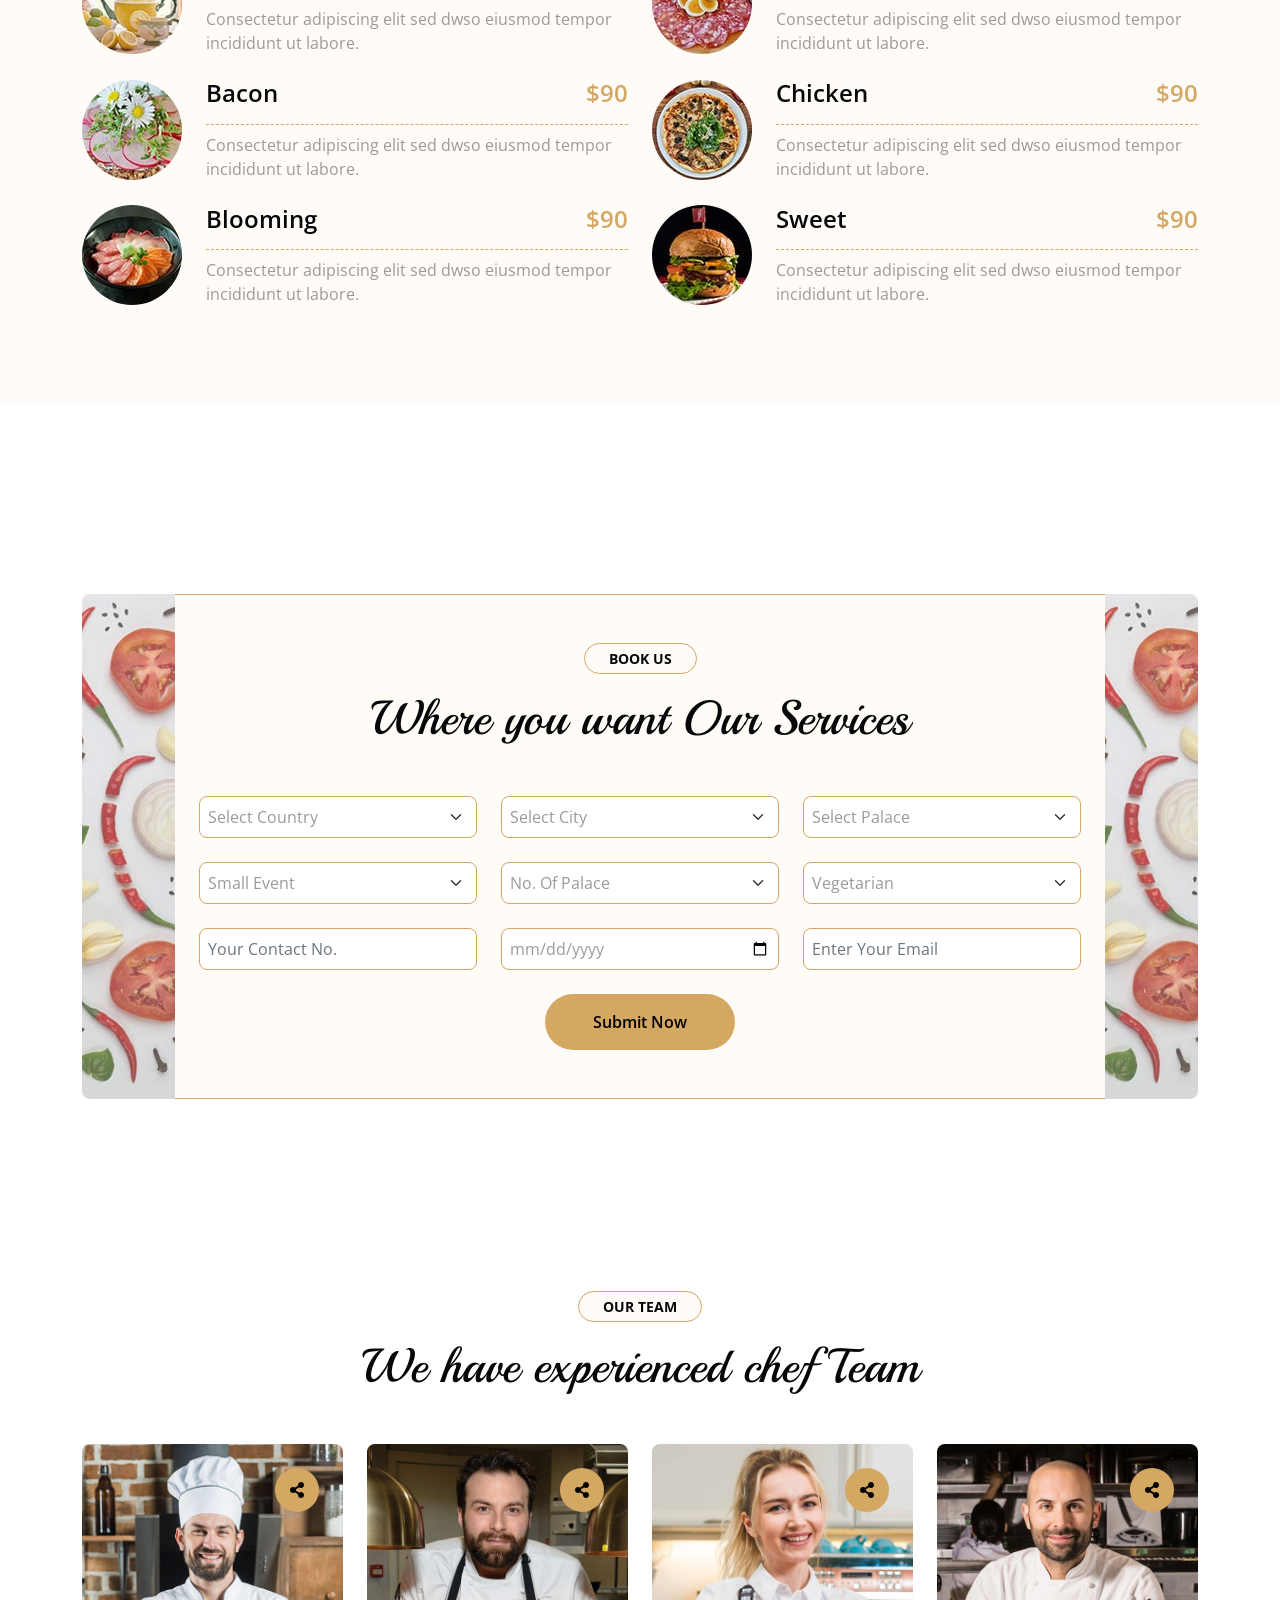
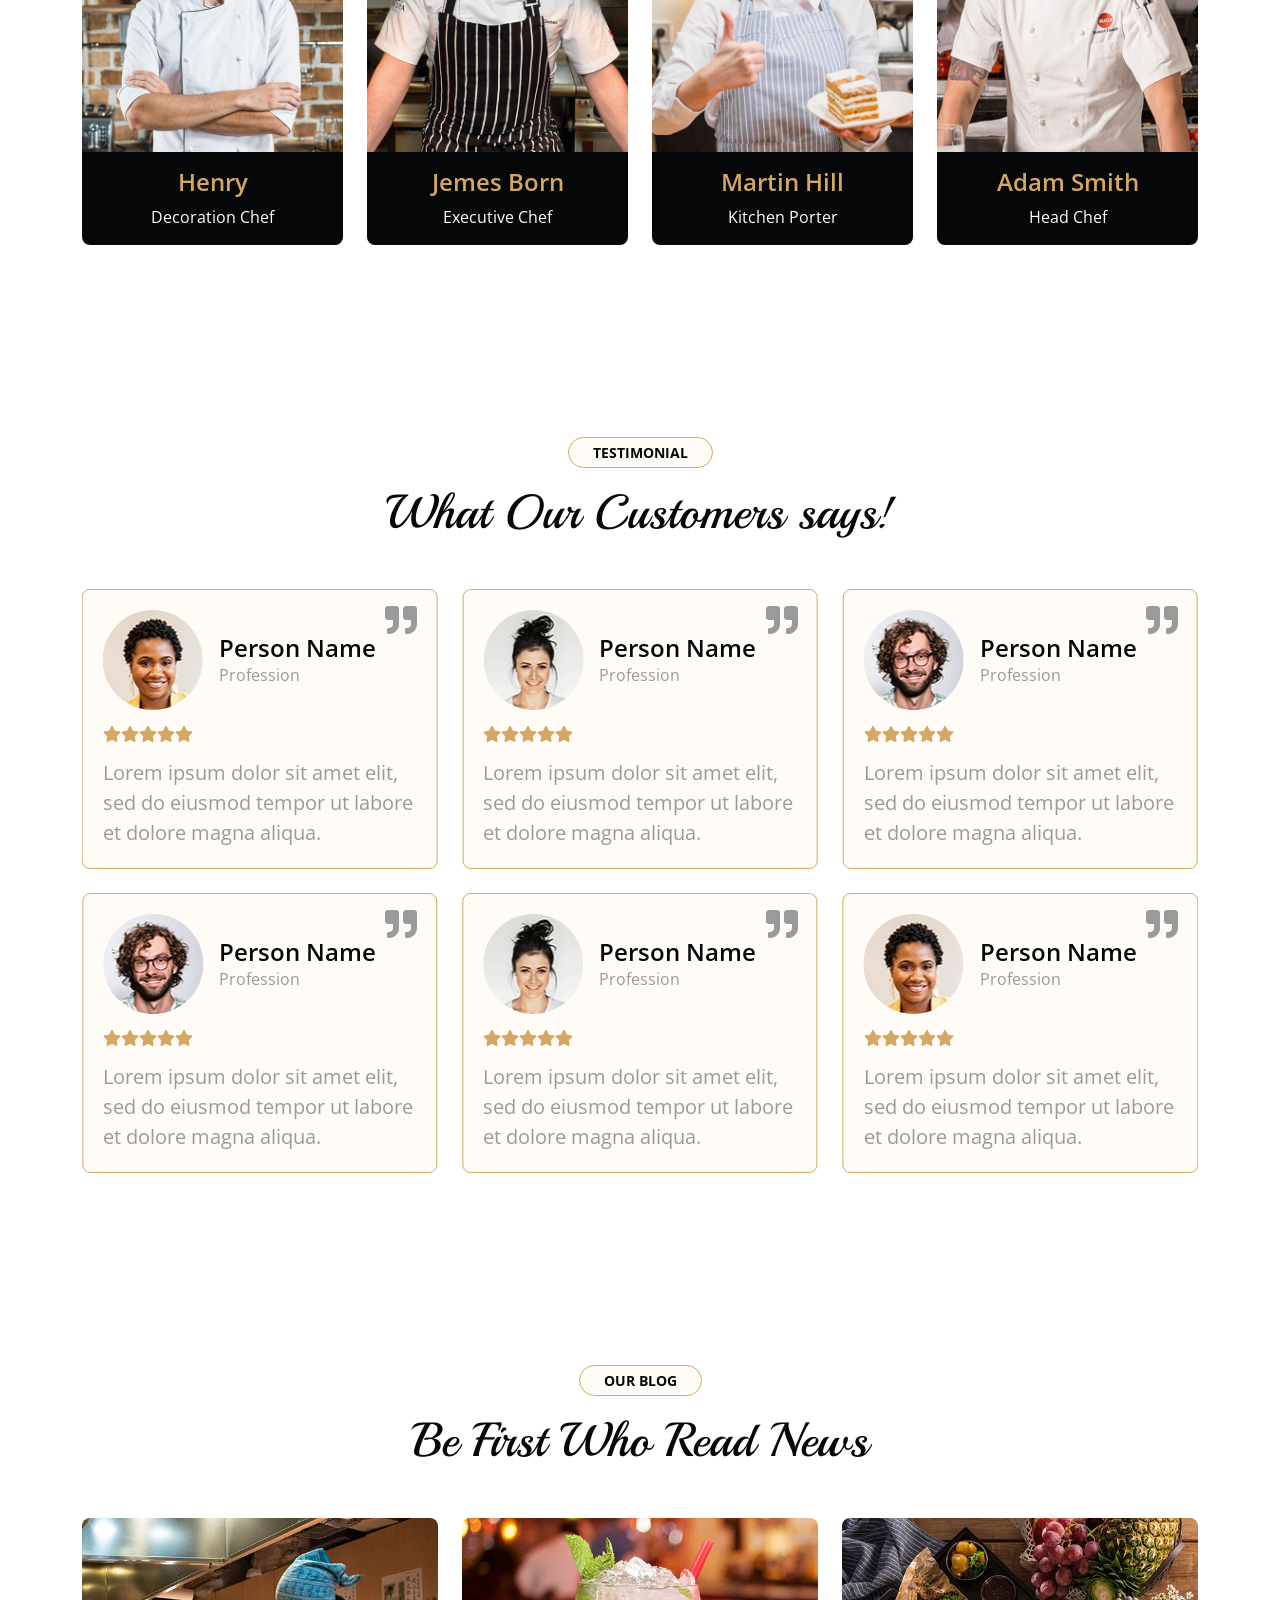
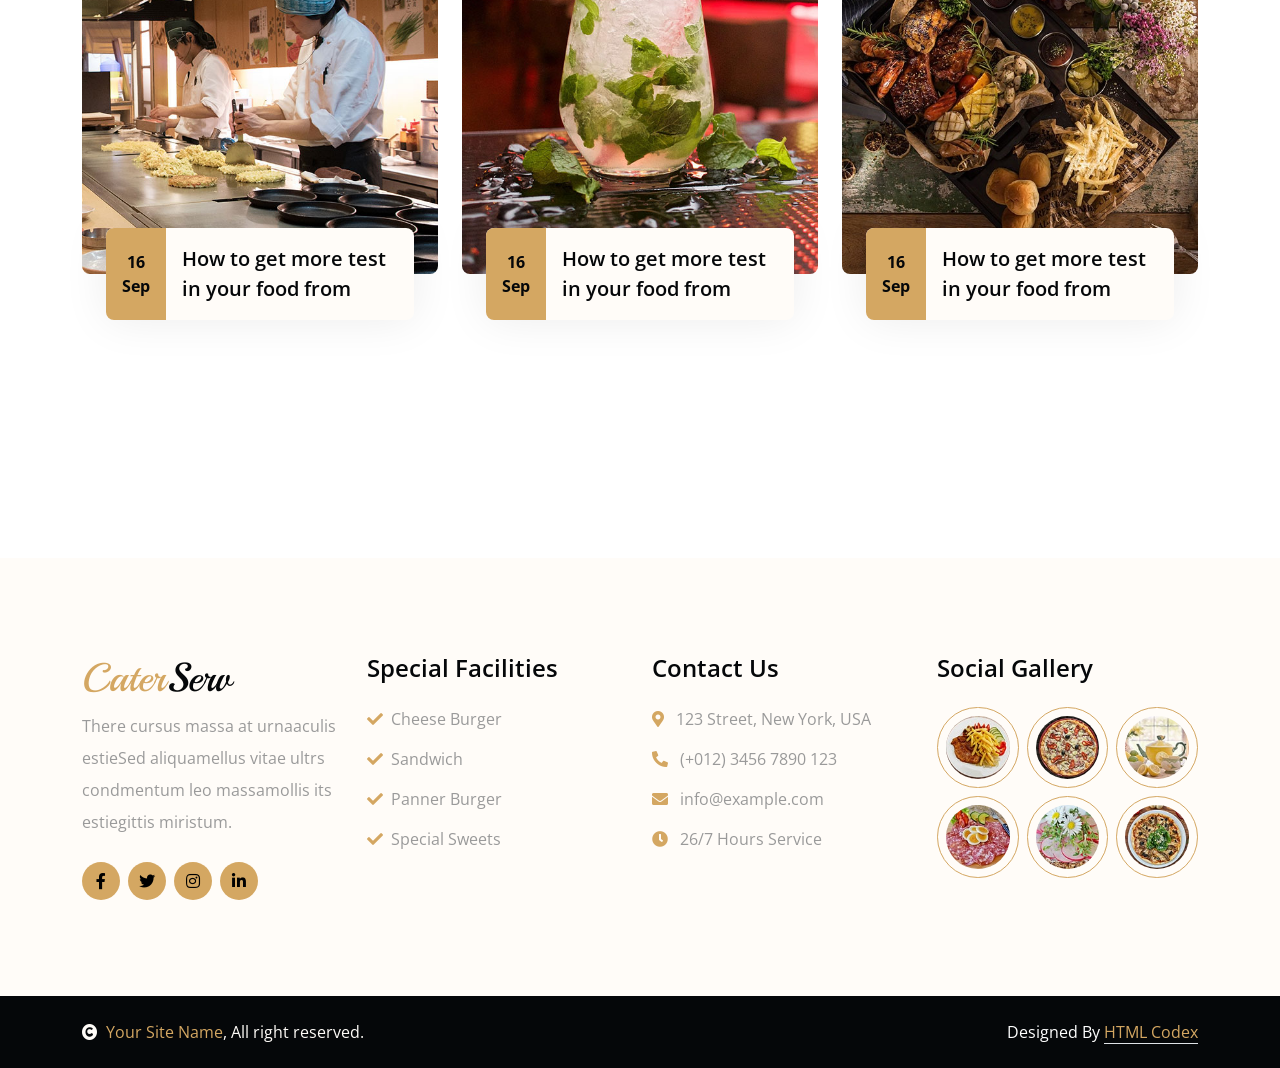
<file: PRO-002/index.html>
<!DOCTYPE html>
<html lang="en">

    <head>
        <meta charset="utf-8">
        <title>CaterServ - Catering Services Website Template</title>
        <meta content="width=device-width, initial-scale=1.0" name="viewport">
        <meta content="" name="keywords">
        <meta content="" name="description">

        <!-- Google Web Fonts -->
        <link rel="preconnect" href="https://fonts.googleapis.com">
        <link rel="preconnect" href="https://fonts.gstatic.com" crossorigin>
        <link href="https://fonts.googleapis.com/css2?family=Open+Sans:wght@400;600&family=Playball&display=swap" rel="stylesheet">

        <!-- Icon Font Stylesheet -->
        <link rel="stylesheet" href="https://use.fontawesome.com/releases/v5.15.4/css/all.css"/>
        <link href="https://cdn.jsdelivr.net/npm/bootstrap-icons@1.4.1/font/bootstrap-icons.css" rel="stylesheet">

        <!-- Libraries Stylesheet -->
        <link href="lib/animate/animate.min.css" rel="stylesheet">
        <link href="lib/lightbox/css/lightbox.min.css" rel="stylesheet">
        <link href="lib/owlcarousel/owl.carousel.min.css" rel="stylesheet">

        <!-- Customized Bootstrap Stylesheet -->
        <link href="css/bootstrap.min.css" rel="stylesheet">

        <!-- Template Stylesheet -->
        <link href="css/style.css" rel="stylesheet">
    </head>

    <body>

        <!-- Spinner Start -->
        <div id="spinner" class="show w-100 vh-100 bg-white position-fixed translate-middle top-50 start-50  d-flex align-items-center justify-content-center">
            <div class="spinner-grow text-primary" role="status"></div>
        </div>
        <!-- Spinner End -->


        <!-- Navbar start -->
        <div class="container-fluid nav-bar">
            <div class="container">
                <nav class="navbar navbar-light navbar-expand-lg py-4">
                    <a href="index.html" class="navbar-brand">
                        <h1 class="text-primary fw-bold mb-0">Cater<span class="text-dark">Serv</span> </h1>
                    </a>
                    <button class="navbar-toggler py-2 px-3" type="button" data-bs-toggle="collapse" data-bs-target="#navbarCollapse">
                        <span class="fa fa-bars text-primary"></span>
                    </button>
                    <div class="collapse navbar-collapse" id="navbarCollapse">
                        <div class="navbar-nav mx-auto">
                            <a href="index.html" class="nav-item nav-link active">Home</a>
                            <a href="about.html" class="nav-item nav-link">About</a>
                            <a href="service.html" class="nav-item nav-link">Services</a>
                            <a href="event.html" class="nav-item nav-link">Events</a>
                            <a href="menu.html" class="nav-item nav-link">Menu</a>
                            <div class="nav-item dropdown">
                                <a href="https://www.youtube.com/watch?v=h7Z0yKhiB08&pp=ygUFMCBzZWM%3D" class="nav-link dropdown-toggle" data-bs-toggle="dropdown">Pages</a>
                                <div class="dropdown-menu bg-light">
                                    <a href="book.html" class="dropdown-item">Booking</a>
                                    <a href="blog.html" class="dropdown-item">Our Blog</a>
                                    <a href="team.html" class="dropdown-item">Our Team</a>
                                    <a href="testimonial.html" class="dropdown-item">Testimonial</a>
                                    <a href="404.html" class="dropdown-item">404 Page</a>
                                </div>
                            </div>
                            <a href="contact.html" class="nav-item nav-link">Contact</a>
                        </div>
                        <button class="btn-search btn btn-primary btn-md-square me-4 rounded-circle d-none d-lg-inline-flex" data-bs-toggle="modal" data-bs-target="#searchModal"><i class="fas fa-search"></i></button>
                        <a href="" class="btn btn-primary py-2 px-4 d-none d-xl-inline-block rounded-pill">Book Now</a>
                    </div>
                </nav>
            </div>
        </div>
        <!-- Navbar End -->


        <!-- Modal Search Start -->
        <div class="modal fade" id="searchModal" tabindex="-1" aria-labelledby="exampleModalLabel" aria-hidden="true">
            <div class="modal-dialog modal-fullscreen">
                <div class="modal-content rounded-0">
                    <div class="modal-header">
                        <h5 class="modal-title" id="exampleModalLabel">Search by keyword</h5>
                        <button type="button" class="btn-close" data-bs-dismiss="modal" aria-label="Close"></button>
                    </div>
                    <div class="modal-body d-flex align-items-center">
                        <div class="input-group w-75 mx-auto d-flex">
                            <input type="search" class="form-control bg-transparent p-3" placeholder="keywords" aria-describedby="search-icon-1">
                            <span id="search-icon-1" class="input-group-text p-3"><i class="fa fa-search"></i></span>
                        </div>
                    </div>
                </div>
            </div>
        </div>
        <!-- Modal Search End -->


        <!-- Hero Start -->
        <div class="container-fluid bg-light py-6 my-6 mt-0">
            <div class="container">
                <div class="row g-5 align-items-center">
                    <div class="col-lg-7 col-md-12">
                        <small class="d-inline-block fw-bold text-dark text-uppercase bg-light border border-primary rounded-pill px-4 py-1 mb-4 animated bounceInDown">Welcome to CaterServ</small>
                        <h1 class="display-1 mb-4 animated bounceInDown">Book <span class="text-primary">Cater</span>Serv For Your Dream Event</h1>
                        <a href="" class="btn btn-primary border-0 rounded-pill py-3 px-4 px-md-5 me-4 animated bounceInLeft">Book Now</a>
                        <a href="" class="btn btn-primary border-0 rounded-pill py-3 px-4 px-md-5 animated bounceInLeft">Know More</a>
                    </div>
                    <div class="col-lg-5 col-md-12">
                        <img src="img/hero.png" class="img-fluid rounded animated zoomIn" alt="">
                    </div>
                </div>
            </div>
        </div>
        <!-- Hero End -->


        <!-- About Satrt -->
        <div class="container-fluid py-6">
            <div class="container">
                <div class="row g-5 align-items-center">
                    <div class="col-lg-5 wow bounceInUp" data-wow-delay="0.1s">
                        <img src="img/about.jpg" class="img-fluid rounded" alt="">
                    </div>
                    <div class="col-lg-7 wow bounceInUp" data-wow-delay="0.3s">
                        <small class="d-inline-block fw-bold text-dark text-uppercase bg-light border border-primary rounded-pill px-4 py-1 mb-3">About Us</small>
                        <h1 class="display-5 mb-4">Trusted By 200 + satisfied clients</h1>
                        <p class="mb-4">Consectetur adipisicing elit, sed do eiusmod tempor incididunt ut labore eit esdioilore magna aliqua. Ut enim ad minim veniam, 
                            quis nostrud exercitation ullaemco laboeeiris nisi ut aliquip ex ea commodo consequat. Duis aute irure 
                            dolor iesdein reprehendeerit in voluptate velit esse cillum dolore.</p>
                        <div class="row g-4 text-dark mb-5">
                            <div class="col-sm-6">
                                <i class="fas fa-share text-primary me-2"></i>Fresh and Fast food Delivery
                            </div>
                            <div class="col-sm-6">
                                <i class="fas fa-share text-primary me-2"></i>24/7 Customer Support
                            </div>
                            <div class="col-sm-6">
                                <i class="fas fa-share text-primary me-2"></i>Easy Customization Options
                            </div>
                            <div class="col-sm-6">
                                <i class="fas fa-share text-primary me-2"></i>Delicious Deals for Delicious Meals
                            </div>
                        </div>
                        <a href="" class="btn btn-primary py-3 px-5 rounded-pill">About Us<i class="fas fa-arrow-right ps-2"></i></a>
                    </div>
                </div>
            </div>
        </div>
        <!-- About End -->


        <!-- Fact Start-->
        <div class="container-fluid faqt py-6">
            <div class="container">
                <div class="row g-4 align-items-center">
                    <div class="col-lg-7">
                       <div class="row g-4">
                            <div class="col-sm-4 wow bounceInUp" data-wow-delay="0.3s">
                                <div class="faqt-item bg-primary rounded p-4 text-center">
                                    <i class="fas fa-users fa-4x mb-4 text-white"></i>
                                    <h1 class="display-4 fw-bold" data-toggle="counter-up">689</h1>
                                    <p class="text-dark text-uppercase fw-bold mb-0">Happy Customers</p>
                                </div>
                            </div>
                            <div class="col-sm-4 wow bounceInUp" data-wow-delay="0.5s">
                                <div class="faqt-item bg-primary rounded p-4 text-center">
                                    <i class="fas fa-users-cog fa-4x mb-4 text-white"></i>
                                    <h1 class="display-4 fw-bold" data-toggle="counter-up">107</h1>
                                    <p class="text-dark text-uppercase fw-bold mb-0">Expert Chefs</p>
                                </div>
                            </div>
                            <div class="col-sm-4 wow bounceInUp" data-wow-delay="0.7s">
                                <div class="faqt-item bg-primary rounded p-4 text-center">
                                    <i class="fas fa-check fa-4x mb-4 text-white"></i>
                                    <h1 class="display-4 fw-bold" data-toggle="counter-up">253</h1>
                                    <p class="text-dark text-uppercase fw-bold mb-0">Events Complete</p>
                                </div>
                            </div>
                        </div>
                    </div>
                    <div class="col-lg-5 wow bounceInUp" data-wow-delay="0.1s">
                        <div class="video">
                            <button type="button" class="btn btn-play" data-bs-toggle="modal" data-src="https://www.youtube.com/embed/DWRcNpR6Kdc" data-bs-target="#videoModal">
                                <span></span>
                            </button>
                        </div>
                    </div>
                </div>
            </div>
        </div>
        <!-- Modal Video -->
        <div class="modal fade" id="videoModal" tabindex="-1" aria-labelledby="exampleModalLabel" aria-hidden="true">
            <div class="modal-dialog">
                <div class="modal-content rounded-0">
                    <div class="modal-header">
                        <h5 class="modal-title" id="exampleModalLabel">Youtube Video</h5>
                        <button type="button" class="btn-close" data-bs-dismiss="modal" aria-label="Close"></button>
                    </div>
                    <div class="modal-body">
                        <!-- 16:9 aspect ratio -->
                        <div class="ratio ratio-16x9">
                            <iframe class="embed-responsive-item" src="" id="video" allowfullscreen allowscriptaccess="always"
                                allow="autoplay"></iframe>
                        </div>
                    </div>
                </div>
            </div>
        </div>
        <!-- Fact End -->


        <!-- Service Start -->
        <div class="container-fluid service py-6">
            <div class="container">
                <div class="text-center wow bounceInUp" data-wow-delay="0.1s">
                    <small class="d-inline-block fw-bold text-dark text-uppercase bg-light border border-primary rounded-pill px-4 py-1 mb-3">Our Services</small>
                    <h1 class="display-5 mb-5">What We Offer</h1>
                </div>
                <div class="row g-4">
                    <div class="col-lg-3 col-md-6 col-sm-12 wow bounceInUp" data-wow-delay="0.1s">
                        <div class="bg-light rounded service-item">
                            <div class="service-content d-flex align-items-center justify-content-center p-4">
                                <div class="service-content-icon text-center">
                                    <i class="fas fa-cheese fa-7x text-primary mb-4"></i>
                                    <h4 class="mb-3">Wedding Services</h4>
                                    <p class="mb-4">Contrary to popular belief, ipsum is not simply random.</p>
                                    <a href="#" class="btn btn-primary px-4 py-2 rounded-pill">Read More</a>
                                </div>
                            </div>
                        </div>
                    </div>
                    <div class="col-lg-3 col-md-6 col-sm-12 wow bounceInUp" data-wow-delay="0.3s">
                        <div class="bg-light rounded service-item">
                            <div class="service-content d-flex align-items-center justify-content-center p-4">
                                <div class="service-content-icon text-center">
                                    <i class="fas fa-pizza-slice fa-7x text-primary mb-4"></i>
                                    <h4 class="mb-3">Corporate Catering</h4>
                                    <p class="mb-4">Contrary to popular belief, ipsum is not simply random.</p>
                                    <a href="#" class="btn btn-primary px-4 py-2 rounded-pill">Read More</a>
                                </div>
                            </div>
                        </div>
                    </div>
                    <div class="col-lg-3 col-md-6 col-sm-12 wow bounceInUp" data-wow-delay="0.5s">
                        <div class="bg-light rounded service-item">
                            <div class="service-content d-flex align-items-center justify-content-center p-4">
                                <div class="service-content-icon text-center">
                                    <i class="fas fa-hotdog fa-7x text-primary mb-4"></i>
                                    <h4 class="mb-3">Cocktail Reception</h4>
                                    <p class="mb-4">Contrary to popular belief, ipsum is not simply random.</p>
                                    <a href="#" class="btn btn-primary px-4 py-2 rounded-pill">Read More</a>
                                </div>
                            </div>
                        </div>
                    </div>
                    <div class="col-lg-3 col-md-6 col-sm-12 wow bounceInUp" data-wow-delay="0.7s">
                        <div class="bg-light rounded service-item">
                            <div class="service-content d-flex align-items-center justify-content-center p-4">
                                <div class="service-content-icon text-center">
                                    <i class="fas fa-hamburger fa-7x text-primary mb-4"></i>
                                    <h4 class="mb-3">Bento Catering</h4>
                                    <p class="mb-4">Contrary to popular belief, ipsum is not simply random.</p>
                                    <a href="#" class="btn btn-primary px-4 py-2 rounded-pill">Read More</a>
                                </div>
                            </div>
                        </div>
                    </div>
                    <div class="col-lg-3 col-md-6 col-sm-12 wow bounceInUp" data-wow-delay="0.1s">
                        <div class="bg-light rounded service-item">
                            <div class="service-content d-flex align-items-center justify-content-center p-4">
                                <div class="service-content-icon text-center">
                                    <i class="fas fa-wine-glass-alt fa-7x text-primary mb-4"></i>
                                    <h4 class="mb-3">Pub Party</h4>
                                    <p class="mb-4">Contrary to popular belief, ipsum is not simply random.</p>
                                    <a href="#" class="btn btn-primary px-4 py-2 rounded-pill">Read More</a>
                                </div>
                            </div>
                        </div>
                    </div>
                    <div class="col-lg-3 col-md-6 col-sm-12 wow bounceInUp" data-wow-delay="0.3s">
                        <div class="bg-light rounded service-item">
                            <div class="service-content d-flex align-items-center justify-content-center p-4">
                                <div class="service-content-icon text-center">
                                    <i class="fas fa-walking fa-7x text-primary mb-4"></i>
                                    <h4 class="mb-3">Home Delivery</h4>
                                    <p class="mb-4">Contrary to popular belief, ipsum is not simply random.</p>
                                    <a href="#" class="btn btn-primary px-4 py-2 rounded-pill">Read More</a>
                                </div>
                            </div>
                        </div>
                    </div>
                    <div class="col-lg-3 col-md-6 col-sm-12 wow bounceInUp" data-wow-delay="0.5s">
                        <div class="bg-light rounded service-item">
                            <div class="service-content d-flex align-items-center justify-content-center p-4">
                                <div class="service-content-icon text-center">
                                    <i class="fas fa-wheelchair fa-7x text-primary mb-4"></i>
                                    <h4 class="mb-3">Sit-down Catering</h4>
                                    <p class="mb-4">Contrary to popular belief, ipsum is not simply random.</p>
                                    <a href="#" class="btn btn-primary px-4 py-2 rounded-pill">Read More</a>
                                </div>
                            </div>
                        </div>
                    </div>
                    <div class="col-lg-3 col-md-6 col-sm-12 wow bounceInUp" data-wow-delay="0.7s">
                        <div class="bg-light rounded service-item">
                            <div class="service-content d-flex align-items-center justify-content-center p-4">
                                <div class="service-content-icon text-center">
                                    <i class="fas fa-utensils fa-7x text-primary mb-4"></i>
                                    <h4 class="mb-3">Buffet Catering</h4>
                                    <p class="mb-4">Contrary to popular belief, ipsum is not simply random.</p>
                                    <a href="#" class="btn btn-primary px-4 py-2 rounded-pill">Read More</a>
                                </div>
                            </div>
                        </div>
                    </div>
                </div>
            </div>
        </div>
        <!-- Service End -->


        <!-- Events Start -->
        <div class="container-fluid event py-6">
            <div class="container">
                <div class="text-center wow bounceInUp" data-wow-delay="0.1s">
                    <small class="d-inline-block fw-bold text-dark text-uppercase bg-light border border-primary rounded-pill px-4 py-1 mb-3">Latest Events</small>
                    <h1 class="display-5 mb-5">Our Social & Professional Events Gallery</h1>
                </div>
                <div class="tab-class text-center">
                    <ul class="nav nav-pills d-inline-flex justify-content-center mb-5 wow bounceInUp" data-wow-delay="0.1s">
                        <li class="nav-item p-2">
                            <a class="d-flex mx-2 py-2 border border-primary bg-light rounded-pill active" data-bs-toggle="pill" href="#tab-1">
                                <span class="text-dark" style="width: 150px;">All Events</span>
                            </a>
                        </li>
                        <li class="nav-item p-2">
                            <a class="d-flex py-2 mx-2 border border-primary bg-light rounded-pill" data-bs-toggle="pill" href="#tab-2">
                                <span class="text-dark" style="width: 150px;">Wedding</span>
                            </a>
                        </li>
                        <li class="nav-item p-2">
                            <a class="d-flex mx-2 py-2 border border-primary bg-light rounded-pill" data-bs-toggle="pill" href="#tab-3">
                                <span class="text-dark" style="width: 150px;">Corporate</span>
                            </a>
                        </li>
                        <li class="nav-item p-2">
                            <a class="d-flex mx-2 py-2 border border-primary bg-light rounded-pill" data-bs-toggle="pill" href="#tab-4">
                                <span class="text-dark" style="width: 150px;">Cocktail</span>
                            </a>
                        </li>
                        <li class="nav-item p-2">
                            <a class="d-flex mx-2 py-2 border border-primary bg-light rounded-pill" data-bs-toggle="pill" href="#tab-5">
                                <span class="text-dark" style="width: 150px;">Buffet</span>
                            </a>
                        </li>
                    </ul>
                    <div class="tab-content">
                        <div id="tab-1" class="tab-pane fade show p-0 active">
                            <div class="row g-4">
                                <div class="col-lg-12">
                                    <div class="row g-4">
                                        <div class="col-md-6 col-lg-3 wow bounceInUp" data-wow-delay="0.1s">
                                            <div class="event-img position-relative">
                                                <img class="img-fluid rounded w-100" src="img/event-1.jpg" alt="">
                                                <div class="event-overlay d-flex flex-column p-4">
                                                    <h4 class="me-auto">Wedding</h4>
                                                    <a href="img/event-1.jpg" data-lightbox="event-1" class="my-auto"><i class="fas fa-search-plus text-dark fa-2x"></i></a>
                                                </div>
                                            </div>
                                        </div>
                                        <div class="col-md-6 col-lg-3 wow bounceInUp" data-wow-delay="0.3s">
                                            <div class="event-img position-relative">
                                                <img class="img-fluid rounded w-100" src="img/event-2.jpg" alt="">
                                                <div class="event-overlay d-flex flex-column p-4">
                                                    <h4 class="me-auto">Corporate</h4>
                                                    <a href="img/event-2.jpg" data-lightbox="event-2" class="my-auto"><i class="fas fa-search-plus text-dark fa-2x"></i></a>
                                                </div>
                                            </div>
                                        </div>
                                        <div class="col-md-6 col-lg-3 wow bounceInUp" data-wow-delay="0.5s">
                                            <div class="event-img position-relative">
                                                <img class="img-fluid rounded w-100" src="img/event-3.jpg" alt="">
                                                <div class="event-overlay d-flex flex-column p-4">
                                                    <h4 class="me-auto">Wedding</h4>
                                                    <a href="img/event-3.jpg" data-lightbox="event-3" class="my-auto"><i class="fas fa-search-plus text-dark fa-2x"></i></a>
                                                </div>
                                            </div>
                                        </div>
                                        <div class="col-md-6 col-lg-3 wow bounceInUp" data-wow-delay="0.7s">
                                            <div class="event-img position-relative">
                                                <img class="img-fluid rounded w-100" src="img/event-4.jpg" alt="">
                                                <div class="event-overlay d-flex flex-column p-4">
                                                    <h4 class="me-auto">Buffet</h4>
                                                    <a href="img/event-4.jpg" data-lightbox="event-4" class="my-auto"><i class="fas fa-search-plus text-dark fa-2x"></i></a>
                                                </div>
                                            </div>
                                        </div>
                                        <div class="col-md-6 col-lg-3 wow bounceInUp" data-wow-delay="0.1s">
                                            <div class="event-img position-relative">
                                                <img class="img-fluid rounded w-100" src="img/event-5.jpg" alt="">
                                                <div class="event-overlay d-flex flex-column p-4">
                                                    <h4 class="me-auto">Cocktail</h4>
                                                    <a href="img/event-5.jpg" data-lightbox="event-5" class="my-auto"><i class="fas fa-search-plus text-dark fa-2x"></i></a>
                                                </div>
                                            </div>
                                        </div>
                                        <div class="col-md-6 col-lg-3 wow bounceInUp" data-wow-delay="0.3s">
                                            <div class="event-img position-relative">
                                                <img class="img-fluid rounded w-100" src="img/event-6.jpg" alt="">
                                                <div class="event-overlay d-flex flex-column p-4">
                                                    <h4 class="me-auto">Wedding</h4>
                                                    <a href="img/event-6.jpg" data-lightbox="event-6" class="my-auto"><i class="fas fa-search-plus text-dark fa-2x"></i></a>
                                                </div>
                                            </div>
                                        </div>
                                        <div class="col-md-6 col-lg-3 wow bounceInUp" data-wow-delay="0.5s">
                                            <div class="event-img position-relative">
                                                <img class="img-fluid rounded w-100" src="img/event-7.jpg" alt="">
                                                <div class="event-overlay d-flex flex-column p-4">
                                                    <h4 class="me-auto">Buffet</h4>
                                                    <a href="img/event-7.jpg" data-lightbox="event-7" class="my-auto"><i class="fas fa-search-plus text-dark fa-2x"></i></a>
                                                </div>
                                            </div>
                                        </div>
                                        <div class="col-md-6 col-lg-3 wow bounceInUp" data-wow-delay="0.7s">
                                            <div class="event-img position-relative">
                                                <img class="img-fluid rounded w-100" src="img/event-8.jpg" alt="">
                                                <div class="event-overlay d-flex flex-column p-4">
                                                    <h4 class="me-auto">Corporate</h4>
                                                    <a href="img/event-8.jpg" data-lightbox="event-17" class="my-auto"><i class="fas fa-search-plus text-dark fa-2x"></i></a>
                                                </div>
                                            </div>
                                        </div>
                                    </div>
                                </div>
                            </div>
                        </div>
                        <div id="tab-2" class="tab-pane fade show p-0">
                            <div class="row g-4">
                                <div class="col-lg-12">
                                    <div class="row g-4">
                                        <div class="col-md-6 col-lg-3">
                                            <div class="event-img position-relative">
                                                <img class="img-fluid rounded w-100" src="img/event-1.jpg" alt="">
                                                <div class="event-overlay d-flex flex-column p-4">
                                                    <h4 class="me-auto">Wedding</h4>
                                                    <a href="img/01.jpg" data-lightbox="event-8" class="my-auto"><i class="fas fa-search-plus text-dark fa-2x"></i></a>
                                                </div>
                                            </div>
                                        </div>
                                        <div class="col-md-6 col-lg-3">
                                            <div class="event-img position-relative">
                                                <img class="img-fluid rounded w-100" src="img/event-2.jpg" alt="">
                                                <div class="event-overlay d-flex flex-column p-4">
                                                    <h4 class="me-auto">Wedding</h4>
                                                    <a href="img/01.jpg" data-lightbox="event-9" class="my-auto"><i class="fas fa-search-plus text-dark fa-2x"></i></a>
                                                </div>
                                            </div>
                                        </div>
                                    </div>
                                </div>
                            </div>
                        </div>
                        <div id="tab-3" class="tab-pane fade show p-0">
                            <div class="row g-4">
                                <div class="col-lg-12">
                                    <div class="row g-4">
                                        <div class="col-md-6 col-lg-3">
                                            <div class="event-img position-relative">
                                                <img class="img-fluid rounded w-100" src="img/event-3.jpg" alt="">
                                                <div class="event-overlay d-flex flex-column p-4">
                                                    <h4 class="me-auto">Corporate</h4>
                                                    <a href="img/01.jpg" data-lightbox="event-10" class="my-auto"><i class="fas fa-search-plus text-dark fa-2x"></i></a>
                                                </div>
                                            </div>
                                        </div>
                                        <div class="col-md-6 col-lg-3">
                                            <div class="event-img position-relative">
                                                <img class="img-fluid rounded w-100" src="img/event-4.jpg" alt="">
                                                <div class="event-overlay d-flex flex-column p-4">
                                                    <h4 class="me-auto">Corporate</h4>
                                                    <a href="img/01.jpg" data-lightbox="event-11" class="my-auto"><i class="fas fa-search-plus text-dark fa-2x"></i></a>
                                                </div>
                                            </div>
                                        </div>
                                    </div>
                                </div>
                            </div>
                        </div>
                        <div id="tab-4" class="tab-pane fade show p-0">
                            <div class="row g-4">
                                <div class="col-lg-12">
                                    <div class="row g-4">
                                        <div class="col-md-6 col-lg-3">
                                            <div class="event-img position-relative">
                                                <img class="img-fluid rounded w-100" src="img/event-5.jpg" alt="">
                                                <div class="event-overlay d-flex flex-column p-4">
                                                    <h4 class="me-auto">Cocktail</h4>
                                                    <a href="img/01.jpg" data-lightbox="event-12" class="my-auto"><i class="fas fa-search-plus text-dark fa-2x"></i></a>
                                                </div>
                                            </div>
                                        </div>
                                        <div class="col-md-6 col-lg-3">
                                            <div class="event-img position-relative">
                                                <img class="img-fluid rounded w-100" src="img/event-6.jpg" alt="">
                                                <div class="event-overlay d-flex flex-column p-4">
                                                    <h4 class="me-auto">Cocktail</h4>
                                                    <a href="img/01.jpg" data-lightbox="event-13" class="my-auto"><i class="fas fa-search-plus text-dark fa-2x"></i></a>
                                                </div>
                                            </div>
                                        </div>
                                    </div>
                                </div>
                            </div>
                        </div>
                        <div id="tab-5" class="tab-pane fade show p-0">
                            <div class="row g-4">
                                <div class="col-lg-12">
                                    <div class="row g-4">
                                        <div class="col-md-6 col-lg-3">
                                            <div class="event-img position-relative">
                                                <img class="img-fluid rounded w-100" src="img/event-7.jpg" alt="">
                                                <div class="event-overlay d-flex flex-column p-4">
                                                    <h4 class="me-auto">Buffet</h4>
                                                    <a href="img/01.jpg" data-lightbox="event-14" class="my-auto"><i class="fas fa-search-plus text-dark fa-2x"></i></a>
                                                </div>
                                            </div>
                                        </div>
                                        <div class="col-md-6 col-lg-3">
                                            <div class="event-img position-relative">
                                                <img class="img-fluid rounded w-100" src="img/event-8.jpg" alt="">
                                                <div class="event-overlay d-flex flex-column p-4">
                                                    <h4 class="me-auto">Buffet</h4>
                                                    <a href="img/01.jpg" data-lightbox="event-15" class="my-auto"><i class="fas fa-search-plus text-dark fa-2x"></i></a>
                                                </div>
                                            </div>
                                        </div>
                                    </div>
                                </div>
                            </div>
                        </div>
                    </div>
                </div>
            </div>
        </div>
        <!-- Events End -->


        <!-- Menu Start -->
        <div class="container-fluid menu bg-light py-6 my-6">
            <div class="container">
                <div class="text-center wow bounceInUp" data-wow-delay="0.1s">
                    <small class="d-inline-block fw-bold text-dark text-uppercase bg-light border border-primary rounded-pill px-4 py-1 mb-3">Our Menu</small>
                    <h1 class="display-5 mb-5">Most Popular Food in the World</h1>
                </div>
                <div class="tab-class text-center">
                    <ul class="nav nav-pills d-inline-flex justify-content-center mb-5 wow bounceInUp" data-wow-delay="0.1s">
                        <li class="nav-item p-2">
                            <a class="d-flex py-2 mx-2 border border-primary bg-white rounded-pill active" data-bs-toggle="pill" href="#tab-6">
                                <span class="text-dark" style="width: 150px;">Starter</span>
                            </a>
                        </li>
                        <li class="nav-item p-2">
                            <a class="d-flex py-2 mx-2 border border-primary bg-white rounded-pill" data-bs-toggle="pill" href="#tab-7">
                                <span class="text-dark" style="width: 150px;">Main Course</span>
                            </a>
                        </li>
                        <li class="nav-item p-2">
                            <a class="d-flex py-2 mx-2 border border-primary bg-white rounded-pill" data-bs-toggle="pill" href="#tab-8">
                                <span class="text-dark" style="width: 150px;">Drinks</span>
                            </a>
                        </li>
                        <li class="nav-item p-2">
                            <a class="d-flex py-2 mx-2 border border-primary bg-white rounded-pill" data-bs-toggle="pill" href="#tab-9">
                                <span class="text-dark" style="width: 150px;">Offers</span>
                            </a>
                        </li>
                        <li class="nav-item p-2">
                            <a class="d-flex py-2 mx-2 border border-primary bg-white rounded-pill" data-bs-toggle="pill" href="#tab-10">
                                <span class="text-dark" style="width: 150px;">Our Spesial</span>
                            </a>
                        </li>
                    </ul>
                    <div class="tab-content">
                        <div id="tab-6" class="tab-pane fade show p-0 active">
                            <div class="row g-4">
                                <div class="col-lg-6 wow bounceInUp" data-wow-delay="0.1s">
                                    <div class="menu-item d-flex align-items-center">
                                        <img class="flex-shrink-0 img-fluid rounded-circle" src="img/menu-01.jpg" alt="">
                                        <div class="w-100 d-flex flex-column text-start ps-4">
                                            <div class="d-flex justify-content-between border-bottom border-primary pb-2 mb-2">
                                                <h4>Paneer</h4>
                                                <h4 class="text-primary">$90</h4>
                                            </div>
                                            <p class="mb-0">Consectetur adipiscing elit sed dwso eiusmod tempor incididunt ut labore.</p>
                                        </div>
                                    </div>
                                </div>
                                <div class="col-lg-6 wow bounceInUp" data-wow-delay="0.2s">
                                    <div class="menu-item d-flex align-items-center">
                                        <img class="flex-shrink-0 img-fluid rounded-circle" src="img/menu-02.jpg" alt="">
                                        <div class="w-100 d-flex flex-column text-start ps-4">
                                            <div class="d-flex justify-content-between border-bottom border-primary pb-2 mb-2">
                                                <h4>Sweet Potato</h4>
                                                <h4 class="text-primary">$90</h4>
                                            </div>
                                            <p class="mb-0">Consectetur adipiscing elit sed dwso eiusmod tempor incididunt ut labore.</p>
                                        </div>
                                    </div>
                                </div>
                                <div class="col-lg-6 wow bounceInUp" data-wow-delay="0.3s">
                                    <div class="menu-item d-flex align-items-center">
                                        <img class="flex-shrink-0 img-fluid rounded-circle" src="img/menu-03.jpg" alt="">
                                        <div class="w-100 d-flex flex-column text-start ps-4">
                                            <div class="d-flex justify-content-between border-bottom border-primary pb-2 mb-2">
                                                <h4>Sabudana Tikki</h4>
                                                <h4 class="text-primary">$90</h4>
                                            </div>
                                            <p class="mb-0">Consectetur adipiscing elit sed dwso eiusmod tempor incididunt ut labore.</p>
                                        </div>
                                    </div>
                                </div>
                                <div class="col-lg-6 wow bounceInUp" data-wow-delay="0.4s">
                                    <div class="menu-item d-flex align-items-center">
                                        <img class="flex-shrink-0 img-fluid rounded-circle" src="img/menu-04.jpg" alt="">
                                        <div class="w-100 d-flex flex-column text-start ps-4">
                                            <div class="d-flex justify-content-between border-bottom border-primary pb-2 mb-2">
                                                <h4>Pizza</h4>
                                                <h4 class="text-primary">$90</h4>
                                            </div>
                                            <p class="mb-0">Consectetur adipiscing elit sed dwso eiusmod tempor incididunt ut labore.</p>
                                        </div>
                                    </div>
                                </div>
                                <div class="col-lg-6 wow bounceInUp" data-wow-delay="0.5s">
                                    <div class="menu-item d-flex align-items-center">
                                        <img class="flex-shrink-0 img-fluid rounded-circle" src="img/menu-05.jpg" alt="">
                                        <div class="w-100 d-flex flex-column text-start ps-4">
                                            <div class="d-flex justify-content-between border-bottom border-primary pb-2 mb-2">
                                                <h4>Bacon</h4>
                                                <h4 class="text-primary">$90</h4>
                                            </div>
                                            <p class="mb-0">Consectetur adipiscing elit sed dwso eiusmod tempor incididunt ut labore.</p>
                                        </div>
                                    </div>
                                </div>
                                <div class="col-lg-6 wow bounceInUp" data-wow-delay="0.6s">
                                    <div class="menu-item d-flex align-items-center">
                                        <img class="flex-shrink-0 img-fluid rounded-circle" src="img/menu-06.jpg" alt="">
                                        <div class="w-100 d-flex flex-column text-start ps-4">
                                            <div class="d-flex justify-content-between border-bottom border-primary pb-2 mb-2">
                                                <h4>Chicken</h4>
                                                <h4 class="text-primary">$90</h4>
                                            </div>
                                            <p class="mb-0">Consectetur adipiscing elit sed dwso eiusmod tempor incididunt ut labore.</p>
                                        </div>
                                    </div>
                                </div>
                                <div class="col-lg-6 wow bounceInUp" data-wow-delay="0.7s">
                                    <div class="menu-item d-flex align-items-center">
                                        <img class="flex-shrink-0 img-fluid rounded-circle" src="img/menu-07.jpg" alt="">
                                        <div class="w-100 d-flex flex-column text-start ps-4">
                                            <div class="d-flex justify-content-between border-bottom border-primary pb-2 mb-2">
                                                <h4>Blooming</h4>
                                                <h4 class="text-primary">$90</h4>
                                            </div>
                                            <p class="mb-0">Consectetur adipiscing elit sed dwso eiusmod tempor incididunt ut labore.</p>
                                        </div>
                                    </div>
                                </div>
                                <div class="col-lg-6 wow bounceInUp" data-wow-delay="0.8s">
                                    <div class="menu-item d-flex align-items-center">
                                        <img class="flex-shrink-0 img-fluid rounded-circle" src="img/menu-08.jpg" alt="">
                                        <div class="w-100 d-flex flex-column text-start ps-4">
                                            <div class="d-flex justify-content-between border-bottom border-primary pb-2 mb-2">
                                                <h4>Sweet</h4>
                                                <h4 class="text-primary">$90</h4>
                                            </div>
                                            <p class="mb-0">Consectetur adipiscing elit sed dwso eiusmod tempor incididunt ut labore.</p>
                                        </div>
                                    </div>
                                </div>
                            </div>
                        </div>
                        <div id="tab-7" class="tab-pane fade show p-0">
                            <div class="row g-4">
                                <div class="col-lg-6">
                                    <div class="menu-item d-flex align-items-center">
                                        <img class="flex-shrink-0 img-fluid rounded-circle" src="img/menu-01.jpg" alt="">
                                        <div class="w-100 d-flex flex-column text-start ps-4">
                                            <div class="d-flex justify-content-between border-bottom border-primary pb-2 mb-2">
                                                <h4>Argentinian</h4>
                                                <h4 class="text-primary">$90</h4>
                                            </div>
                                            <p class="mb-0">Consectetur adipiscing elit sed dwso eiusmod tempor incididunt ut labore.</p>
                                        </div>
                                    </div>
                                </div>
                                <div class="col-lg-6">
                                    <div class="menu-item d-flex align-items-center">
                                        <img class="flex-shrink-0 img-fluid rounded-circle" src="img/menu-03.jpg" alt="">
                                        <div class="w-100 d-flex flex-column text-start ps-4">
                                            <div class="d-flex justify-content-between border-bottom border-primary pb-2 mb-2">
                                                <h4>Crispy</h4>
                                                <h4 class="text-primary">$90</h4>
                                            </div>
                                            <p class="mb-0">Consectetur adipiscing elit sed dwso eiusmod tempor incididunt ut labore.</p>
                                        </div>
                                    </div>
                                </div>
                                <div class="col-lg-6">
                                    <div class="menu-item d-flex align-items-center">
                                        <img class="flex-shrink-0 img-fluid rounded-circle" src="img/menu-05.jpg" alt="">
                                        <div class="w-100 d-flex flex-column text-start ps-4">
                                            <div class="d-flex justify-content-between border-bottom border-primary pb-2 mb-2">
                                                <h4>Sabudana Tikki</h4>
                                                <h4 class="text-primary">$90</h4>
                                            </div>
                                            <p class="mb-0">Consectetur adipiscing elit sed dwso eiusmod tempor incididunt ut labore.</p>
                                        </div>
                                    </div>
                                </div>
                                <div class="col-lg-6">
                                    <div class="menu-item d-flex align-items-center">
                                        <img class="flex-shrink-0 img-fluid rounded-circle" src="img/menu-07.jpg" alt="">
                                        <div class="w-100 d-flex flex-column text-start ps-4">
                                            <div class="d-flex justify-content-between border-bottom border-primary pb-2 mb-2">
                                                <h4>Blooming</h4>
                                                <h4 class="text-primary">$90</h4>
                                            </div>
                                            <p class="mb-0">Consectetur adipiscing elit sed dwso eiusmod tempor incididunt ut labore.</p>
                                        </div>
                                    </div>
                                </div>
                                <div class="col-lg-6">
                                    <div class="menu-item d-flex align-items-center">
                                        <img class="flex-shrink-0 img-fluid rounded-circle" src="img/menu-08.jpg" alt="">
                                        <div class="w-100 d-flex flex-column text-start ps-4">
                                            <div class="d-flex justify-content-between border-bottom border-primary pb-2 mb-2">
                                                <h4>Argentinian</h4>
                                                <h4 class="text-primary">$90</h4>
                                            </div>
                                            <p class="mb-0">Consectetur adipiscing elit sed dwso eiusmod tempor incididunt ut labore.</p>
                                        </div>
                                    </div>
                                </div>
                                <div class="col-lg-6">
                                    <div class="menu-item d-flex align-items-center">
                                        <img class="flex-shrink-0 img-fluid rounded-circle" src="img/menu-03.jpg" alt="">
                                        <div class="w-100 d-flex flex-column text-start ps-4">
                                            <div class="d-flex justify-content-between border-bottom border-primary pb-2 mb-2">
                                                <h4>Lemon</h4>
                                                <h4 class="text-primary">$90</h4>
                                            </div>
                                            <p class="mb-0">Consectetur adipiscing elit sed dwso eiusmod tempor incididunt ut labore.</p>
                                        </div>
                                    </div>
                                </div>
                                <div class="col-lg-6">
                                    <div class="menu-item d-flex align-items-center">
                                        <img class="flex-shrink-0 img-fluid rounded-circle" src="img/menu-02.jpg" alt="">
                                        <div class="w-100 d-flex flex-column text-start ps-4">
                                            <div class="d-flex justify-content-between border-bottom border-primary pb-2 mb-2">
                                                <h4>Water Drink</h4>
                                                <h4 class="text-primary">$90</h4>
                                            </div>
                                            <p class="mb-0">Consectetur adipiscing elit sed dwso eiusmod tempor incididunt ut labore.</p>
                                        </div>
                                    </div>
                                </div>
                                <div class="col-lg-6">
                                    <div class="menu-item d-flex align-items-center">
                                        <img class="flex-shrink-0 img-fluid rounded-circle" src="img/menu-01.jpg" alt="">
                                        <div class="w-100 d-flex flex-column text-start ps-4">
                                            <div class="d-flex justify-content-between border-bottom border-primary pb-2 mb-2">
                                                <h4>Salty lemon</h4>
                                                <h4 class="text-primary">$90</h4>
                                            </div>
                                            <p class="mb-0">Consectetur adipiscing elit sed dwso eiusmod tempor incididunt ut labore.</p>
                                        </div>
                                    </div>
                                </div>
                            </div>
                        </div>
                        <div id="tab-8" class="tab-pane fade show p-0">
                            <div class="row g-4">
                                <div class="col-lg-6">
                                    <div class="menu-item d-flex align-items-center">
                                        <img class="flex-shrink-0 img-fluid rounded-circle" src="img/menu-01.jpg" alt="">
                                        <div class="w-100 d-flex flex-column text-start ps-4">
                                            <div class="d-flex justify-content-between border-bottom border-primary pb-2 mb-2">
                                                <h4>Crispy water</h4>
                                                <h4 class="text-primary">$90</h4>
                                            </div>
                                            <p class="mb-0">Consectetur adipiscing elit sed dwso eiusmod tempor incididunt ut labore.</p>
                                        </div>
                                    </div>
                                </div>
                                <div class="col-lg-6">
                                    <div class="menu-item d-flex align-items-center">
                                        <img class="flex-shrink-0 img-fluid rounded-circle" src="img/menu-02.jpg" alt="">
                                        <div class="w-100 d-flex flex-column text-start ps-4">
                                            <div class="d-flex justify-content-between border-bottom border-primary pb-2 mb-2">
                                                <h4>Juice</h4>
                                                <h4 class="text-primary">$90</h4>
                                            </div>
                                            <p class="mb-0">Consectetur adipiscing elit sed dwso eiusmod tempor incididunt ut labore.</p>
                                        </div>
                                    </div>
                                </div>
                                <div class="col-lg-6">
                                    <div class="menu-item d-flex align-items-center">
                                        <img class="flex-shrink-0 img-fluid rounded-circle" src="img/menu-03.jpg" alt="">
                                        <div class="w-100 d-flex flex-column text-start ps-4">
                                            <div class="d-flex justify-content-between border-bottom border-primary pb-2 mb-2">
                                                <h4>Orange</h4>
                                                <h4 class="text-primary">$90</h4>
                                            </div>
                                            <p class="mb-0">Consectetur adipiscing elit sed dwso eiusmod tempor incididunt ut labore.</p>
                                        </div>
                                    </div>
                                </div>
                                <div class="col-lg-6">
                                    <div class="menu-item d-flex align-items-center">
                                        <img class="flex-shrink-0 img-fluid rounded-circle" src="img/menu-04.jpg" alt="">
                                        <div class="w-100 d-flex flex-column text-start ps-4">
                                            <div class="d-flex justify-content-between border-bottom border-primary pb-2 mb-2">
                                                <h4>Apple Juice</h4>
                                                <h4 class="text-primary">$90</h4>
                                            </div>
                                            <p class="mb-0">Consectetur adipiscing elit sed dwso eiusmod tempor incididunt ut labore.</p>
                                        </div>
                                    </div>
                                </div>
                                <div class="col-lg-6">
                                    <div class="menu-item d-flex align-items-center">
                                        <img class="flex-shrink-0 img-fluid rounded-circle" src="img/menu-05.jpg" alt="">
                                        <div class="w-100 d-flex flex-column text-start ps-4">
                                            <div class="d-flex justify-content-between border-bottom border-primary pb-2 mb-2">
                                                <h4>Banana</h4>
                                                <h4 class="text-primary">$90</h4>
                                            </div>
                                            <p class="mb-0">Consectetur adipiscing elit sed dwso eiusmod tempor incididunt ut labore.</p>
                                        </div>
                                    </div>
                                </div>
                                <div class="col-lg-6">
                                    <div class="menu-item d-flex align-items-center">
                                        <img class="flex-shrink-0 img-fluid rounded-circle" src="img/menu-06.jpg" alt="">
                                        <div class="w-100 d-flex flex-column text-start ps-4">
                                            <div class="d-flex justify-content-between border-bottom border-primary pb-2 mb-2">
                                                <h4>Sweet Water</h4>
                                                <h4 class="text-primary">$90</h4>
                                            </div>
                                            <p class="mb-0">Consectetur adipiscing elit sed dwso eiusmod tempor incididunt ut labore.</p>
                                        </div>
                                    </div>
                                </div>
                                <div class="col-lg-6">
                                    <div class="menu-item d-flex align-items-center">
                                        <img class="flex-shrink-0 img-fluid rounded-circle" src="img/menu-07.jpg" alt="">
                                        <div class="w-100 d-flex flex-column text-start ps-4">
                                            <div class="d-flex justify-content-between border-bottom border-primary pb-2 mb-2">
                                                <h4>Hot Coffee</h4>
                                                <h4 class="text-primary">$90</h4>
                                            </div>
                                            <p class="mb-0">Consectetur adipiscing elit sed dwso eiusmod tempor incididunt ut labore.</p>
                                        </div>
                                    </div>
                                </div>
                                <div class="col-lg-6">
                                    <div class="menu-item d-flex align-items-center">
                                        <img class="flex-shrink-0 img-fluid rounded-circle" src="img/menu-08.jpg" alt="">
                                        <div class="w-100 d-flex flex-column text-start ps-4">
                                            <div class="d-flex justify-content-between border-bottom border-primary pb-2 mb-2">
                                                <h4>Sweet Potato</h4>
                                                <h4 class="text-primary">$90</h4>
                                            </div>
                                            <p class="mb-0">Consectetur adipiscing elit sed dwso eiusmod tempor incididunt ut labore.</p>
                                        </div>
                                    </div>
                                </div>
                            </div>
                        </div>
                        <div id="tab-9" class="tab-pane fade show p-0">
                            <div class="row g-4">
                                <div class="col-lg-6">
                                    <div class="menu-item d-flex align-items-center">
                                        <img class="flex-shrink-0 img-fluid rounded-circle" src="img/menu-06.jpg" alt="">
                                        <div class="w-100 d-flex flex-column text-start ps-4">
                                            <div class="d-flex justify-content-between border-bottom border-primary pb-2 mb-2">
                                                <h4>Sabudana Tikki</h4>
                                                <h4 class="text-primary">$90</h4>
                                            </div>
                                            <p class="mb-0">Consectetur adipiscing elit sed dwso eiusmod tempor incididunt ut labore.</p>
                                        </div>
                                    </div>
                                </div>
                                <div class="col-lg-6">
                                    <div class="menu-item d-flex align-items-center">
                                        <img class="flex-shrink-0 img-fluid rounded-circle" src="img/menu-07.jpg" alt="">
                                        <div class="w-100 d-flex flex-column text-start ps-4">
                                            <div class="d-flex justify-content-between border-bottom border-primary pb-2 mb-2">
                                                <h4>Crispy</h4>
                                                <h4 class="text-primary">$90</h4>
                                            </div>
                                            <p class="mb-0">Consectetur adipiscing elit sed dwso eiusmod tempor incididunt ut labore.</p>
                                        </div>
                                    </div>
                                </div>
                                <div class="col-lg-6">
                                    <div class="menu-item d-flex align-items-center">
                                        <img class="flex-shrink-0 img-fluid rounded-circle" src="img/menu-09.jpg" alt="">
                                        <div class="w-100 d-flex flex-column text-start ps-4">
                                            <div class="d-flex justify-content-between border-bottom border-primary pb-2 mb-2">
                                                <h4>Pizza</h4>
                                                <h4 class="text-primary">$90</h4>
                                            </div>
                                            <p class="mb-0">Consectetur adipiscing elit sed dwso eiusmod tempor incididunt ut labore.</p>
                                        </div>
                                    </div>
                                </div>
                                <div class="col-lg-6">
                                    <div class="menu-item d-flex align-items-center">
                                        <img class="flex-shrink-0 img-fluid rounded-circle" src="img/menu-02.jpg" alt="">
                                        <div class="w-100 d-flex flex-column text-start ps-4">
                                            <div class="d-flex justify-content-between border-bottom border-primary pb-2 mb-2">
                                                <h4>Bacon</h4>
                                                <h4 class="text-primary">$90</h4>
                                            </div>
                                            <p class="mb-0">Consectetur adipiscing elit sed dwso eiusmod tempor incididunt ut labore.</p>
                                        </div>
                                    </div>
                                </div>
                                <div class="col-lg-6">
                                    <div class="menu-item d-flex align-items-center">
                                        <img class="flex-shrink-0 img-fluid rounded-circle" src="img/menu-03.jpg" alt="">
                                        <div class="w-100 d-flex flex-column text-start ps-4">
                                            <div class="d-flex justify-content-between border-bottom border-primary pb-2 mb-2">
                                                <h4>Chicken</h4>
                                                <h4 class="text-primary">$90</h4>
                                            </div>
                                            <p class="mb-0">Consectetur adipiscing elit sed dwso eiusmod tempor incididunt ut labore.</p>
                                        </div>
                                    </div>
                                </div>
                                <div class="col-lg-6">
                                    <div class="menu-item d-flex align-items-center">
                                        <img class="flex-shrink-0 img-fluid rounded-circle" src="img/menu-05.jpg" alt="">
                                        <div class="w-100 d-flex flex-column text-start ps-4">
                                            <div class="d-flex justify-content-between border-bottom border-primary pb-2 mb-2">
                                                <h4>Blooming</h4>
                                                <h4 class="text-primary">$90</h4>
                                            </div>
                                            <p class="mb-0">Consectetur adipiscing elit sed dwso eiusmod tempor incididunt ut labore.</p>
                                        </div>
                                    </div>
                                </div>
                                <div class="col-lg-6">
                                    <div class="menu-item d-flex align-items-center">
                                        <img class="flex-shrink-0 img-fluid rounded-circle" src="img/menu-07.jpg" alt="">
                                        <div class="w-100 d-flex flex-column text-start ps-4">
                                            <div class="d-flex justify-content-between border-bottom border-primary pb-2 mb-2">
                                                <h4>Sweet</h4>
                                                <h4 class="text-primary">$90</h4>
                                            </div>
                                            <p class="mb-0">Consectetur adipiscing elit sed dwso eiusmod tempor incididunt ut labore.</p>
                                        </div>
                                    </div>
                                </div>
                                <div class="col-lg-6">
                                    <div class="menu-item d-flex align-items-center">
                                        <img class="flex-shrink-0 img-fluid rounded-circle" src="img/menu-09.jpg" alt="">
                                        <div class="w-100 d-flex flex-column text-start ps-4">
                                            <div class="d-flex justify-content-between border-bottom border-primary pb-2 mb-2">
                                                <h4>Argentinian</h4>
                                                <h4 class="text-primary">$90</h4>
                                            </div>
                                            <p class="mb-0">Consectetur adipiscing elit sed dwso eiusmod tempor incididunt ut labore.</p>
                                        </div>
                                    </div>
                                </div>
                            </div>
                        </div>
                        <div id="tab-10" class="tab-pane fade show p-0">
                            <div class="row g-4">
                                <div class="col-lg-6">
                                    <div class="menu-item d-flex align-items-center">
                                        <img class="flex-shrink-0 img-fluid rounded-circle" src="img/menu-06.jpg" alt="">
                                        <div class="w-100 d-flex flex-column text-start ps-4">
                                            <div class="d-flex justify-content-between border-bottom border-primary pb-2 mb-2">
                                                <h4>Sabudana Tikki</h4>
                                                <h4 class="text-primary">$90</h4>
                                            </div>
                                            <p class="mb-0">Consectetur adipiscing elit sed dwso eiusmod tempor incididunt ut labore.</p>
                                        </div>
                                    </div>
                                </div>
                                <div class="col-lg-6">
                                    <div class="menu-item d-flex align-items-center">
                                        <img class="flex-shrink-0 img-fluid rounded-circle" src="img/menu-07.jpg" alt="">
                                        <div class="w-100 d-flex flex-column text-start ps-4">
                                            <div class="d-flex justify-content-between border-bottom border-primary pb-2 mb-2">
                                                <h4>Crispy</h4>
                                                <h4 class="text-primary">$90</h4>
                                            </div>
                                            <p class="mb-0">Consectetur adipiscing elit sed dwso eiusmod tempor incididunt ut labore.</p>
                                        </div>
                                    </div>
                                </div>
                                <div class="col-lg-6">
                                    <div class="menu-item d-flex align-items-center">
                                        <img class="flex-shrink-0 img-fluid rounded-circle" src="img/menu-09.jpg" alt="">
                                        <div class="w-100 d-flex flex-column text-start ps-4">
                                            <div class="d-flex justify-content-between border-bottom border-primary pb-2 mb-2">
                                                <h4>Pizza</h4>
                                                <h4 class="text-primary">$90</h4>
                                            </div>
                                            <p class="mb-0">Consectetur adipiscing elit sed dwso eiusmod tempor incididunt ut labore.</p>
                                        </div>
                                    </div>
                                </div>
                                <div class="col-lg-6">
                                    <div class="menu-item d-flex align-items-center">
                                        <img class="flex-shrink-0 img-fluid rounded-circle" src="img/menu-02.jpg" alt="">
                                        <div class="w-100 d-flex flex-column text-start ps-4">
                                            <div class="d-flex justify-content-between border-bottom border-primary pb-2 mb-2">
                                                <h4>Bacon</h4>
                                                <h4 class="text-primary">$90</h4>
                                            </div>
                                            <p class="mb-0">Consectetur adipiscing elit sed dwso eiusmod tempor incididunt ut labore.</p>
                                        </div>
                                    </div>
                                </div>
                                <div class="col-lg-6">
                                    <div class="menu-item d-flex align-items-center">
                                        <img class="flex-shrink-0 img-fluid rounded-circle" src="img/menu-03.jpg" alt="">
                                        <div class="w-100 d-flex flex-column text-start ps-4">
                                            <div class="d-flex justify-content-between border-bottom border-primary pb-2 mb-2">
                                                <h4>Chicken</h4>
                                                <h4 class="text-primary">$90</h4>
                                            </div>
                                            <p class="mb-0">Consectetur adipiscing elit sed dwso eiusmod tempor incididunt ut labore.</p>
                                        </div>
                                    </div>
                                </div>
                                <div class="col-lg-6">
                                    <div class="menu-item d-flex align-items-center">
                                        <img class="flex-shrink-0 img-fluid rounded-circle" src="img/menu-05.jpg" alt="">
                                        <div class="w-100 d-flex flex-column text-start ps-4">
                                            <div class="d-flex justify-content-between border-bottom border-primary pb-2 mb-2">
                                                <h4>Blooming</h4>
                                                <h4 class="text-primary">$90</h4>
                                            </div>
                                            <p class="mb-0">Consectetur adipiscing elit sed dwso eiusmod tempor incididunt ut labore.</p>
                                        </div>
                                    </div>
                                </div>
                                <div class="col-lg-6">
                                    <div class="menu-item d-flex align-items-center">
                                        <img class="flex-shrink-0 img-fluid rounded-circle" src="img/menu-07.jpg" alt="">
                                        <div class="w-100 d-flex flex-column text-start ps-4">
                                            <div class="d-flex justify-content-between border-bottom border-primary pb-2 mb-2">
                                                <h4>Sweet</h4>
                                                <h4 class="text-primary">$90</h4>
                                            </div>
                                            <p class="mb-0">Consectetur adipiscing elit sed dwso eiusmod tempor incididunt ut labore.</p>
                                        </div>
                                    </div>
                                </div>
                                <div class="col-lg-6">
                                    <div class="menu-item d-flex align-items-center">
                                        <img class="flex-shrink-0 img-fluid rounded-circle" src="img/menu-09.jpg" alt="">
                                        <div class="w-100 d-flex flex-column text-start ps-4">
                                            <div class="d-flex justify-content-between border-bottom border-primary pb-2 mb-2">
                                                <h4>Argentinian</h4>
                                                <h4 class="text-primary">$90</h4>
                                            </div>
                                            <p class="mb-0">Consectetur adipiscing elit sed dwso eiusmod tempor incididunt ut labore.</p>
                                        </div>
                                    </div>
                                </div>
                            </div>
                        </div>
                    </div>
                </div>
            </div>
        </div>
        <!-- Menu End -->


        <!-- Book Us Start -->
        <div class="container-fluid contact py-6 wow bounceInUp" data-wow-delay="0.1s">
            <div class="container">
                <div class="row g-0">
                    <div class="col-1">
                        <img src="img/background-site.jpg" class="img-fluid h-100 w-100 rounded-start" style="object-fit: cover; opacity: 0.7;" alt="">
                    </div>
                    <div class="col-10">
                        <div class="border-bottom border-top border-primary bg-light py-5 px-4">
                            <div class="text-center">
                                <small class="d-inline-block fw-bold text-dark text-uppercase bg-light border border-primary rounded-pill px-4 py-1 mb-3">Book Us</small>
                                <h1 class="display-5 mb-5">Where you want Our Services</h1>
                            </div>
                            <div class="row g-4 form">
                                <div class="col-lg-4 col-md-6">
                                    <select class="form-select border-primary p-2" aria-label="Default select example">
                                        <option selected>Select Country</option>
                                        <option value="1">USA</option>
                                        <option value="2">UK</option>
                                        <option value="3">India</option>
                                    </select>
                                </div>
                                <div class="col-lg-4 col-md-6">
                                    <select class="form-select border-primary p-2" aria-label="Default select example">
                                        <option selected>Select City</option>
                                        <option value="1">Depend On Country</option>
                                        <option value="2">UK</option>
                                        <option value="3">India</option>
                                    </select>
                                </div>
                                <div class="col-lg-4 col-md-6">
                                    <select class="form-select border-primary p-2" aria-label="Default select example">
                                        <option selected>Select Palace</option>
                                        <option value="1">Depend On Country</option>
                                        <option value="2">UK</option>
                                        <option value="3">India</option>
                                    </select>
                                </div>
                                <div class="col-lg-4 col-md-6">
                                    <select class="form-select border-primary p-2" aria-label="Default select example">
                                        <option selected>Small Event</option>
                                        <option value="1">Event Type</option>
                                        <option value="2">Big Event</option>
                                        <option value="3">Small Event</option>
                                    </select>
                                </div>
                                <div class="col-lg-4 col-md-6">
                                    <select class="form-select border-primary p-2" aria-label="Default select example">
                                        <option selected>No. Of Palace</option>
                                        <option value="1">100-200</option>
                                        <option value="2">300-400</option>
                                        <option value="3">500-600</option>
                                        <option value="4">700-800</option>
                                        <option value="5">900-1000</option>
                                        <option value="6">1000+</option>
                                    </select>
                                </div>
                                <div class="col-lg-4 col-md-6">
                                    <select class="form-select border-primary p-2" aria-label="Default select example">
                                        <option selected>Vegetarian</option>
                                        <option value="1">Vegetarian</option>
                                        <option value="2">Non Vegetarian</option>
                                    </select>
                                </div>
                                <div class="col-lg-4 col-md-6">
                                    <input type="mobile" class="form-control border-primary p-2" placeholder="Your Contact No.">
                                </div>
                                <div class="col-lg-4 col-md-6">
                                    <input type="date" class="form-control border-primary p-2" placeholder="Select Date">
                                </div>
                                <div class="col-lg-4 col-md-6">
                                    <input type="email" class="form-control border-primary p-2" placeholder="Enter Your Email">
                                </div>
                                <div class="col-12 text-center">
                                    <button type="submit" class="btn btn-primary px-5 py-3 rounded-pill">Submit Now</button>
                                </div>
                            </div>
                        </div>
                    </div>
                    <div class="col-1">
                        <img src="img/background-site.jpg" class="img-fluid h-100 w-100 rounded-end" style="object-fit: cover; opacity: 0.7;" alt="">
                    </div>
                </div>
            </div>
        </div>
        <!-- Book Us End -->

        
        <!-- Team Start -->
        <div class="container-fluid team py-6">
            <div class="container">
                <div class="text-center wow bounceInUp" data-wow-delay="0.1s">
                    <small class="d-inline-block fw-bold text-dark text-uppercase bg-light border border-primary rounded-pill px-4 py-1 mb-3">Our Team</small>
                    <h1 class="display-5 mb-5">We have experienced chef Team</h1>
                </div>
                <div class="row g-4">
                    <div class="col-lg-3 col-md-6 wow bounceInUp" data-wow-delay="0.1s">
                        <div class="team-item rounded">
                            <img class="img-fluid rounded-top " src="img/team-1.jpg" alt="">
                            <div class="team-content text-center py-3 bg-dark rounded-bottom">
                                <h4 class="text-primary">Henry</h4>
                                <p class="text-white mb-0">Decoration Chef</p>
                            </div>
                            <div class="team-icon d-flex flex-column justify-content-center m-4">
                                <a class="share btn btn-primary btn-md-square rounded-circle mb-2" href=""><i class="fas fa-share-alt"></i></a>
                                <a class="share-link btn btn-primary btn-md-square rounded-circle mb-2" href=""><i class="fab fa-facebook-f"></i></a>
                                <a class="share-link btn btn-primary btn-md-square rounded-circle mb-2" href=""><i class="fab fa-twitter"></i></a>
                                <a class="share-link btn btn-primary btn-md-square rounded-circle mb-2" href=""><i class="fab fa-instagram"></i></a>
                            </div>
                        </div>
                    </div>
                    <div class="col-lg-3 col-md-6 wow bounceInUp" data-wow-delay="0.3s">
                        <div class="team-item rounded">
                            <img class="img-fluid rounded-top " src="img/team-2.jpg" alt="">
                            <div class="team-content text-center py-3 bg-dark rounded-bottom">
                                <h4 class="text-primary">Jemes Born</h4>
                                <p class="text-white mb-0">Executive Chef</p>
                            </div>
                            <div class="team-icon d-flex flex-column justify-content-center m-4">
                                <a class="share btn btn-primary btn-md-square rounded-circle mb-2" href=""><i class="fas fa-share-alt"></i></a>
                                <a class="share-link btn btn-primary btn-md-square rounded-circle mb-2" href=""><i class="fab fa-facebook-f"></i></a>
                                <a class="share-link btn btn-primary btn-md-square rounded-circle mb-2" href=""><i class="fab fa-twitter"></i></a>
                                <a class="share-link btn btn-primary btn-md-square rounded-circle mb-2" href=""><i class="fab fa-instagram"></i></a>
                            </div>
                        </div>
                    </div>
                    <div class="col-lg-3 col-md-6 wow bounceInUp" data-wow-delay="0.5s">
                        <div class="team-item rounded">
                            <img class="img-fluid rounded-top " src="img/team-3.jpg" alt="">
                            <div class="team-content text-center py-3 bg-dark rounded-bottom">
                                <h4 class="text-primary">Martin Hill</h4>
                                <p class="text-white mb-0">Kitchen Porter</p>
                            </div>
                            <div class="team-icon d-flex flex-column justify-content-center m-4">
                                <a class="share btn btn-primary btn-md-square rounded-circle mb-2" href=""><i class="fas fa-share-alt"></i></a>
                                <a class="share-link btn btn-primary btn-md-square rounded-circle mb-2" href=""><i class="fab fa-facebook-f"></i></a>
                                <a class="share-link btn btn-primary btn-md-square rounded-circle mb-2" href=""><i class="fab fa-twitter"></i></a>
                                <a class="share-link btn btn-primary btn-md-square rounded-circle mb-2" href=""><i class="fab fa-instagram"></i></a>
                            </div>
                        </div>
                    </div>
                    <div class="col-lg-3 col-md-6 wow bounceInUp" data-wow-delay="0.7s">
                        <div class="team-item rounded">
                            <img class="img-fluid rounded-top " src="img/team-4.jpg" alt="">
                            <div class="team-content text-center py-3 bg-dark rounded-bottom">
                                <h4 class="text-primary">Adam Smith</h4>
                                <p class="text-white mb-0">Head Chef</p>
                            </div>
                            <div class="team-icon d-flex flex-column justify-content-center m-4">
                                <a class="share btn btn-primary btn-md-square rounded-circle mb-2" href=""><i class="fas fa-share-alt"></i></a>
                                <a class="share-link btn btn-primary btn-md-square rounded-circle mb-2" href=""><i class="fab fa-facebook-f"></i></a>
                                <a class="share-link btn btn-primary btn-md-square rounded-circle mb-2" href=""><i class="fab fa-twitter"></i></a>
                                <a class="share-link btn btn-primary btn-md-square rounded-circle mb-2" href=""><i class="fab fa-instagram"></i></a>
                            </div>
                        </div>
                    </div>
                </div>
            </div>
        </div>
        <!-- Team End -->


        <!-- Testimonial Start -->
        <div class="container-fluid py-6">
            <div class="container">
                <div class="text-center wow bounceInUp" data-wow-delay="0.1s">
                    <small class="d-inline-block fw-bold text-dark text-uppercase bg-light border border-primary rounded-pill px-4 py-1 mb-3">Testimonial</small>
                    <h1 class="display-5 mb-5">What Our Customers says!</h1>
                </div>
                <div class="owl-carousel owl-theme testimonial-carousel testimonial-carousel-1 mb-4 wow bounceInUp" data-wow-delay="0.1s">
                    <div class="testimonial-item rounded bg-light">
                        <div class="d-flex mb-3">
                            <img src="img/testimonial-1.jpg" class="img-fluid rounded-circle flex-shrink-0" alt="">
                            <div class="position-absolute" style="top: 15px; right: 20px;">
                                <i class="fa fa-quote-right fa-2x"></i>
                            </div>
                            <div class="ps-3 my-auto">
                                <h4 class="mb-0">Person Name</h4>
                                <p class="m-0">Profession</p>
                            </div>
                        </div>
                        <div class="testimonial-content">
                            <div class="d-flex">
                                <i class="fas fa-star text-primary"></i>
                                <i class="fas fa-star text-primary"></i>
                                <i class="fas fa-star text-primary"></i>
                                <i class="fas fa-star text-primary"></i>
                                <i class="fas fa-star text-primary"></i>
                            </div>
                            <p class="fs-5 m-0 pt-3">Lorem ipsum dolor sit amet elit, sed do eiusmod tempor ut labore et dolore magna aliqua.</p>
                        </div>
                    </div>
                    <div class="testimonial-item rounded bg-light">
                        <div class="d-flex mb-3">
                            <img src="img/testimonial-2.jpg" class="img-fluid rounded-circle flex-shrink-0" alt="">
                            <div class="position-absolute" style="top: 15px; right: 20px;">
                                <i class="fa fa-quote-right fa-2x"></i>
                            </div>
                            <div class="ps-3 my-auto">
                                <h4 class="mb-0">Person Name</h4>
                                <p class="m-0">Profession</p>
                            </div>
                        </div>
                        <div class="testimonial-content">
                            <div class="d-flex">
                                <i class="fas fa-star text-primary"></i>
                                <i class="fas fa-star text-primary"></i>
                                <i class="fas fa-star text-primary"></i>
                                <i class="fas fa-star text-primary"></i>
                                <i class="fas fa-star text-primary"></i>
                            </div>
                            <p class="fs-5 m-0 pt-3">Lorem ipsum dolor sit amet elit, sed do eiusmod tempor ut labore et dolore magna aliqua.</p>
                        </div>
                    </div>
                    <div class="testimonial-item rounded bg-light">
                        <div class="d-flex mb-3">
                            <img src="img/testimonial-3.jpg" class="img-fluid rounded-circle flex-shrink-0" alt="">
                            <div class="position-absolute" style="top: 15px; right: 20px;">
                                <i class="fa fa-quote-right fa-2x"></i>
                            </div>
                            <div class="ps-3 my-auto">
                                <h4 class="mb-0">Person Name</h4>
                                <p class="m-0">Profession</p>
                            </div>
                        </div>
                        <div class="testimonial-content">
                            <div class="d-flex">
                                <i class="fas fa-star text-primary"></i>
                                <i class="fas fa-star text-primary"></i>
                                <i class="fas fa-star text-primary"></i>
                                <i class="fas fa-star text-primary"></i>
                                <i class="fas fa-star text-primary"></i>
                            </div>
                            <p class="fs-5 m-0 pt-3">Lorem ipsum dolor sit amet elit, sed do eiusmod tempor ut labore et dolore magna aliqua.</p>
                        </div>
                    </div>
                    <div class="testimonial-item rounded bg-light">
                        <div class="d-flex mb-3">
                            <img src="img/testimonial-4.jpg" class="img-fluid rounded-circle flex-shrink-0" alt="">
                            <div class="position-absolute" style="top: 15px; right: 20px;">
                                <i class="fa fa-quote-right fa-2x"></i>
                            </div>
                            <div class="ps-3 my-auto">
                                <h4 class="mb-0">Person Name</h4>
                                <p class="m-0">Profession</p>
                            </div>
                        </div>
                        <div class="testimonial-content">
                            <div class="d-flex">
                                <i class="fas fa-star text-primary"></i>
                                <i class="fas fa-star text-primary"></i>
                                <i class="fas fa-star text-primary"></i>
                                <i class="fas fa-star text-primary"></i>
                                <i class="fas fa-star text-primary"></i>
                            </div>
                            <p class="fs-5 m-0 pt-3">Lorem ipsum dolor sit amet elit, sed do eiusmod tempor ut labore et dolore magna aliqua.</p>
                        </div>
                    </div>
                </div>
                <div class="owl-carousel testimonial-carousel testimonial-carousel-2 wow bounceInUp" data-wow-delay="0.3s">
                    <div class="testimonial-item rounded bg-light">
                        <div class="d-flex mb-3">
                            <img src="img/testimonial-1.jpg" class="img-fluid rounded-circle flex-shrink-0" alt="">
                            <div class="position-absolute" style="top: 15px; right: 20px;">
                                <i class="fa fa-quote-right fa-2x"></i>
                            </div>
                            <div class="ps-3 my-auto">
                                <h4 class="mb-0">Person Name</h4>
                                <p class="m-0">Profession</p>
                            </div>
                        </div>
                        <div class="testimonial-content">
                            <div class="d-flex">
                                <i class="fas fa-star text-primary"></i>
                                <i class="fas fa-star text-primary"></i>
                                <i class="fas fa-star text-primary"></i>
                                <i class="fas fa-star text-primary"></i>
                                <i class="fas fa-star text-primary"></i>
                            </div>
                            <p class="fs-5 m-0 pt-3">Lorem ipsum dolor sit amet elit, sed do eiusmod tempor ut labore et dolore magna aliqua.</p>
                        </div>
                    </div>
                    <div class="testimonial-item rounded bg-light">
                        <div class="d-flex mb-3">
                            <img src="img/testimonial-2.jpg" class="img-fluid rounded-circle flex-shrink-0" alt="">
                            <div class="position-absolute" style="top: 15px; right: 20px;">
                                <i class="fa fa-quote-right fa-2x"></i>
                            </div>
                            <div class="ps-3 my-auto">
                                <h4 class="mb-0">Person Name</h4>
                                <p class="m-0">Profession</p>
                            </div>
                        </div>
                        <div class="testimonial-content">
                            <div class="d-flex">
                                <i class="fas fa-star text-primary"></i>
                                <i class="fas fa-star text-primary"></i>
                                <i class="fas fa-star text-primary"></i>
                                <i class="fas fa-star text-primary"></i>
                                <i class="fas fa-star text-primary"></i>
                            </div>
                            <p class="fs-5 m-0 pt-3">Lorem ipsum dolor sit amet elit, sed do eiusmod tempor ut labore et dolore magna aliqua.</p>
                        </div>
                    </div>
                    <div class="testimonial-item rounded bg-light">
                        <div class="d-flex mb-3">
                            <img src="img/testimonial-3.jpg" class="img-fluid rounded-circle flex-shrink-0" alt="">
                            <div class="position-absolute" style="top: 15px; right: 20px;">
                                <i class="fa fa-quote-right fa-2x"></i>
                            </div>
                            <div class="ps-3 my-auto">
                                <h4 class="mb-0">Person Name</h4>
                                <p class="m-0">Profession</p>
                            </div>
                        </div>
                        <div class="testimonial-content">
                            <div class="d-flex">
                                <i class="fas fa-star text-primary"></i>
                                <i class="fas fa-star text-primary"></i>
                                <i class="fas fa-star text-primary"></i>
                                <i class="fas fa-star text-primary"></i>
                                <i class="fas fa-star text-primary"></i>
                            </div>
                            <p class="fs-5 m-0 pt-3">Lorem ipsum dolor sit amet elit, sed do eiusmod tempor ut labore et dolore magna aliqua.</p>
                        </div>
                    </div>
                    <div class="testimonial-item rounded bg-light">
                        <div class="d-flex mb-3">
                            <img src="img/testimonial-4.jpg" class="img-fluid rounded-circle flex-shrink-0" alt="">
                            <div class="position-absolute" style="top: 15px; right: 20px;">
                                <i class="fa fa-quote-right fa-2x"></i>
                            </div>
                            <div class="ps-3 my-auto">
                                <h4 class="mb-0">Person Name</h4>
                                <p class="m-0">Profession</p>
                            </div>
                        </div>
                        <div class="testimonial-content">
                            <div class="d-flex">
                                <i class="fas fa-star text-primary"></i>
                                <i class="fas fa-star text-primary"></i>
                                <i class="fas fa-star text-primary"></i>
                                <i class="fas fa-star text-primary"></i>
                                <i class="fas fa-star text-primary"></i>
                            </div>
                            <p class="fs-5 m-0 pt-3">Lorem ipsum dolor sit amet elit, sed do eiusmod tempor ut labore et dolore magna aliqua.</p>
                        </div>
                    </div>
                </div>
            </div>
        </div>
        <!-- Testimonial End -->


        <!-- Blog Start -->
        <div class="container-fluid blog py-6">
            <div class="container">
                <div class="text-center wow bounceInUp" data-wow-delay="0.1s">
                    <small class="d-inline-block fw-bold text-dark text-uppercase bg-light border border-primary rounded-pill px-4 py-1 mb-3">Our Blog</small>
                    <h1 class="display-5 mb-5">Be First Who Read News</h1>
                </div>
                <div class="row gx-4 justify-content-center">
                    <div class="col-md-6 col-lg-4 wow bounceInUp" data-wow-delay="0.1s">
                        <div class="blog-item">
                            <div class="overflow-hidden rounded">
                                <img src="img/blog-1.jpg" class="img-fluid w-100" alt="">
                            </div>
                            <div class="blog-content mx-4 d-flex rounded bg-light">
                                <div class="text-dark bg-primary rounded-start">
                                    <div class="h-100 p-3 d-flex flex-column justify-content-center text-center">
                                        <p class="fw-bold mb-0">16</p>
                                        <p class="fw-bold mb-0">Sep</p>
                                    </div>
                                </div>
                                <a href="#" class="h5 lh-base my-auto h-100 p-3">How to get more test in your food from</a>
                            </div>
                        </div>
                    </div>
                    <div class="col-md-6 col-lg-4 wow bounceInUp" data-wow-delay="0.3s">
                        <div class="blog-item">
                            <div class="overflow-hidden rounded">
                                <img src="img/blog-2.jpg" class="img-fluid w-100" alt="">
                            </div>
                            <div class="blog-content mx-4 d-flex rounded bg-light">
                                <div class="text-dark bg-primary rounded-start">
                                    <div class="h-100 p-3 d-flex flex-column justify-content-center text-center">
                                        <p class="fw-bold mb-0">16</p>
                                        <p class="fw-bold mb-0">Sep</p>
                                    </div>
                                </div>
                                <a href="#" class="h5 lh-base my-auto h-100 p-3">How to get more test in your food from</a>
                            </div>
                        </div>
                    </div>
                    <div class="col-md-6 col-lg-4 wow bounceInUp" data-wow-delay="0.5s">
                        <div class="blog-item">
                            <div class="overflow-hidden rounded">
                                <img src="img/blog-3.jpg" class="img-fluid w-100" alt="">
                            </div>
                            <div class="blog-content mx-4 d-flex rounded bg-light">
                                <div class="text-dark bg-primary rounded-start">
                                    <div class="h-100 p-3 d-flex flex-column justify-content-center text-center">
                                        <p class="fw-bold mb-0">16</p>
                                        <p class="fw-bold mb-0">Sep</p>
                                    </div>
                                </div>
                                <a href="#" class="h5 lh-base my-auto h-100 p-3">How to get more test in your food from</a>
                            </div>
                        </div>
                    </div>
                </div>
            </div>
        </div>
        <!-- Blog End -->


        <!-- Footer Start -->
        <div class="container-fluid footer py-6 my-6 mb-0 bg-light wow bounceInUp" data-wow-delay="0.1s">
            <div class="container">
                <div class="row">
                    <div class="col-lg-3 col-md-6">
                        <div class="footer-item">
                            <h1 class="text-primary">Cater<span class="text-dark">Serv</span></h1>
                            <p class="lh-lg mb-4">There cursus massa at urnaaculis estieSed aliquamellus vitae ultrs condmentum leo massamollis its estiegittis miristum.</p>
                            <div class="footer-icon d-flex">
                                <a class="btn btn-primary btn-sm-square me-2 rounded-circle" href=""><i class="fab fa-facebook-f"></i></a>
                                <a class="btn btn-primary btn-sm-square me-2 rounded-circle" href=""><i class="fab fa-twitter"></i></a>
                                <a href="#" class="btn btn-primary btn-sm-square me-2 rounded-circle"><i class="fab fa-instagram"></i></a>
                                <a href="#" class="btn btn-primary btn-sm-square rounded-circle"><i class="fab fa-linkedin-in"></i></a>
                            </div>
                        </div>
                    </div>
                    <div class="col-lg-3 col-md-6">
                        <div class="footer-item">
                            <h4 class="mb-4">Special Facilities</h4>
                            <div class="d-flex flex-column align-items-start">
                                <a class="text-body mb-3" href=""><i class="fa fa-check text-primary me-2"></i>Cheese Burger</a>
                                <a class="text-body mb-3" href=""><i class="fa fa-check text-primary me-2"></i>Sandwich</a>
                                <a class="text-body mb-3" href=""><i class="fa fa-check text-primary me-2"></i>Panner Burger</a>
                                <a class="text-body mb-3" href=""><i class="fa fa-check text-primary me-2"></i>Special Sweets</a>
                            </div>
                        </div>
                    </div>
                    <div class="col-lg-3 col-md-6">
                        <div class="footer-item">
                            <h4 class="mb-4">Contact Us</h4>
                            <div class="d-flex flex-column align-items-start">
                                <p><i class="fa fa-map-marker-alt text-primary me-2"></i> 123 Street, New York, USA</p>
                                <p><i class="fa fa-phone-alt text-primary me-2"></i> (+012) 3456 7890 123</p>
                                <p><i class="fas fa-envelope text-primary me-2"></i> info@example.com</p>
                                <p><i class="fa fa-clock text-primary me-2"></i> 26/7 Hours Service</p>
                            </div>
                        </div>
                    </div>
                    <div class="col-lg-3 col-md-6">
                        <div class="footer-item">
                            <h4 class="mb-4">Social Gallery</h4>
                            <div class="row g-2">
                                <div class="col-4">
                                     <img src="img/menu-01.jpg" class="img-fluid rounded-circle border border-primary p-2" alt="">
                                </div>
                                <div class="col-4">
                                     <img src="img/menu-02.jpg" class="img-fluid rounded-circle border border-primary p-2" alt="">
                                </div>
                                <div class="col-4">
                                     <img src="img/menu-03.jpg" class="img-fluid rounded-circle border border-primary p-2" alt="">
                                </div>
                                <div class="col-4">
                                     <img src="img/menu-04.jpg" class="img-fluid rounded-circle border border-primary p-2" alt="">
                                </div>
                                <div class="col-4">
                                     <img src="img/menu-05.jpg" class="img-fluid rounded-circle border border-primary p-2" alt="">
                                </div>
                                <div class="col-4">
                                     <img src="img/menu-06.jpg" class="img-fluid rounded-circle border border-primary p-2" alt="">
                                </div>
                            </div>
                        </div>
                    </div>
                </div>
            </div>
        </div>
        <!-- Footer End -->


        <!-- Copyright Start -->
        <div class="container-fluid copyright bg-dark py-4">
            <div class="container">
                <div class="row">
                    <div class="col-md-6 text-center text-md-start mb-3 mb-md-0">
                        <span class="text-light"><a href="#"><i class="fas fa-copyright text-light me-2"></i>Your Site Name</a>, All right reserved.</span>
                    </div>
                    <div class="col-md-6 my-auto text-center text-md-end text-white">
                        <!--/*** This template is free as long as you keep the below author’s credit link/attribution link/backlink. ***/-->
                        <!--/*** If you'd like to use the template without the below author’s credit link/attribution link/backlink, ***/-->
                        <!--/*** you can purchase the Credit Removal License from "https://htmlcodex.com/credit-removal". ***/-->
                        Designed By <a class="border-bottom" href="https://htmlcodex.com">HTML Codex</a>
                    </div>
                </div>
            </div>
        </div>
        <!-- Copyright End -->


        <!-- Back to Top -->
        <a href="#" class="btn btn-md-square btn-primary rounded-circle back-to-top"><i class="fa fa-arrow-up"></i></a>   

        
        <!-- JavaScript Libraries -->
        <script src="https://ajax.googleapis.com/ajax/libs/jquery/1.12.4/jquery.min.js"></script>
        <script src="https://cdn.jsdelivr.net/npm/bootstrap@5.0.0/dist/js/bootstrap.bundle.min.js"></script>
        <script src="lib/wow/wow.min.js"></script>
        <script src="lib/easing/easing.min.js"></script>
        <script src="lib/waypoints/waypoints.min.js"></script>
        <script src="lib/counterup/counterup.min.js"></script>
        <script src="lib/lightbox/js/lightbox.min.js"></script>
        <script src="lib/owlcarousel/owl.carousel.min.js"></script>

        <!-- Template Javascript -->
        <script src="js/main.js"></script>
    </body>
</html>
</file>
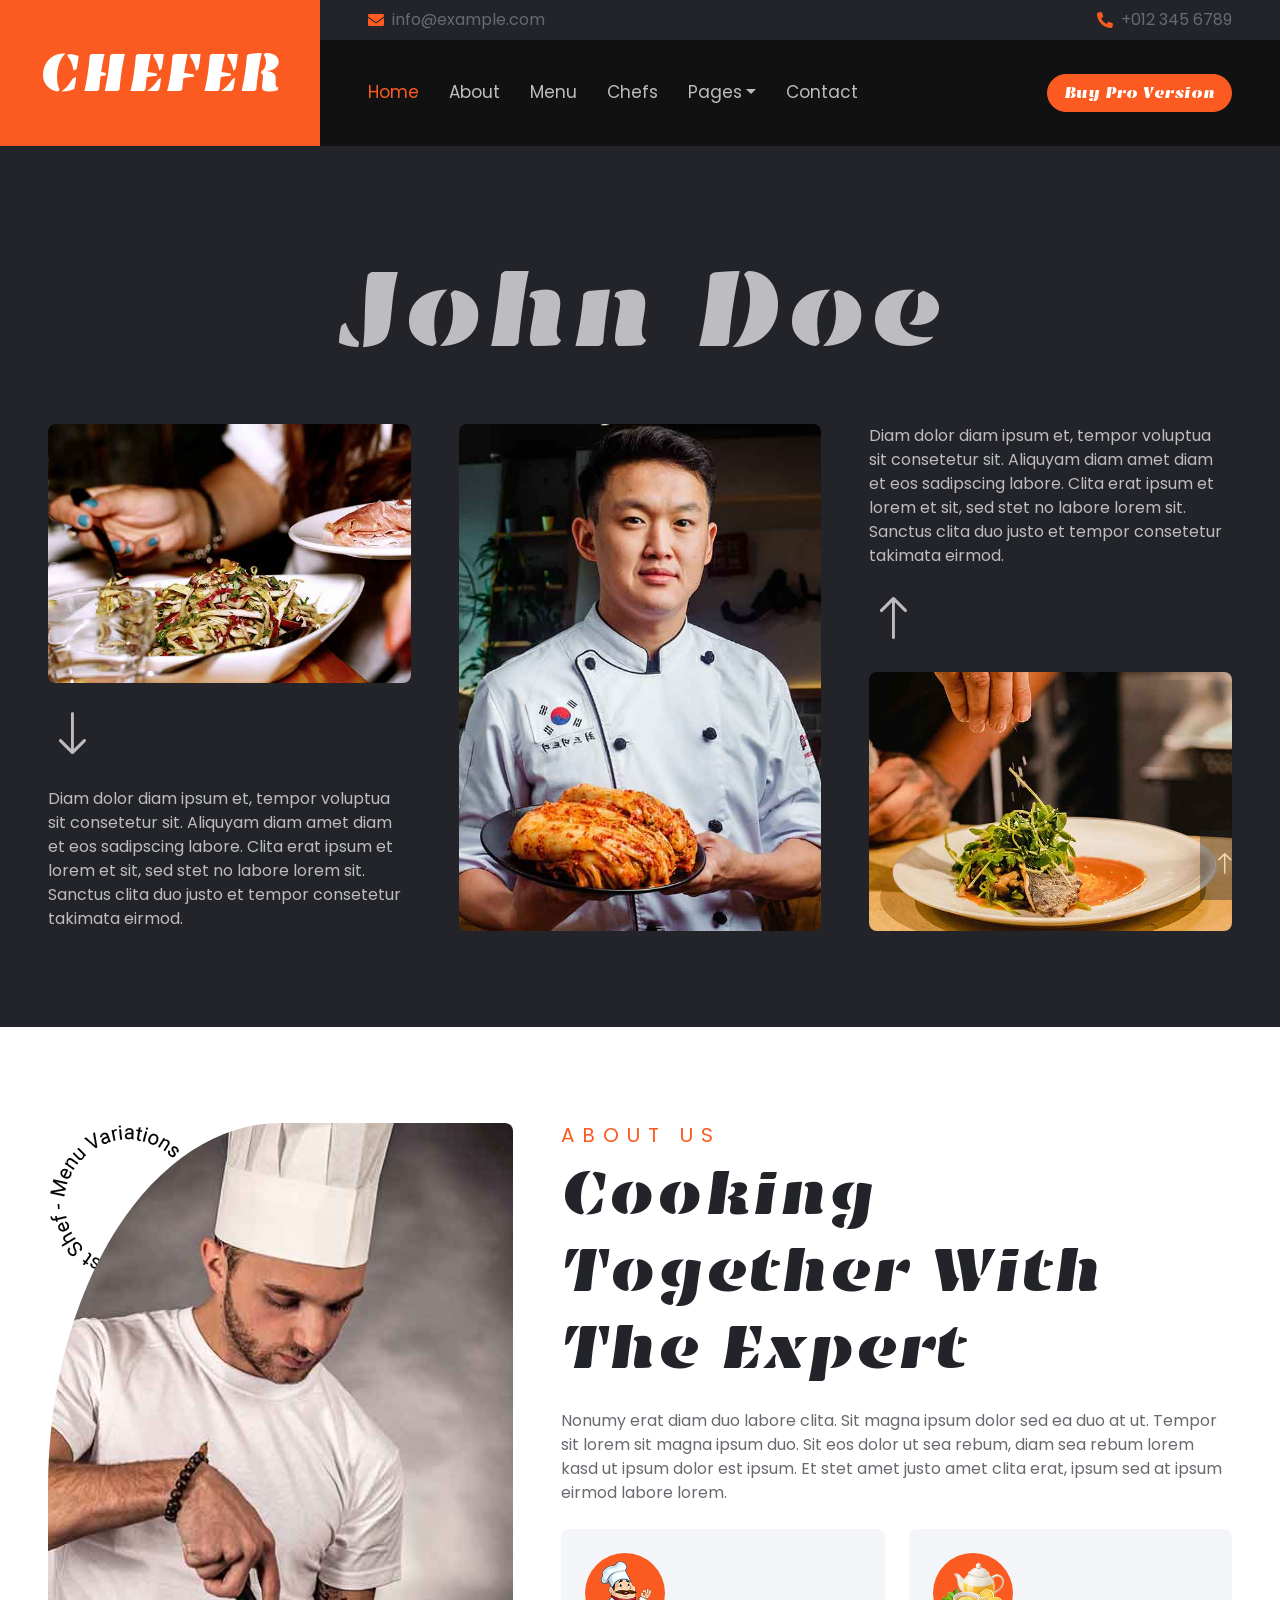
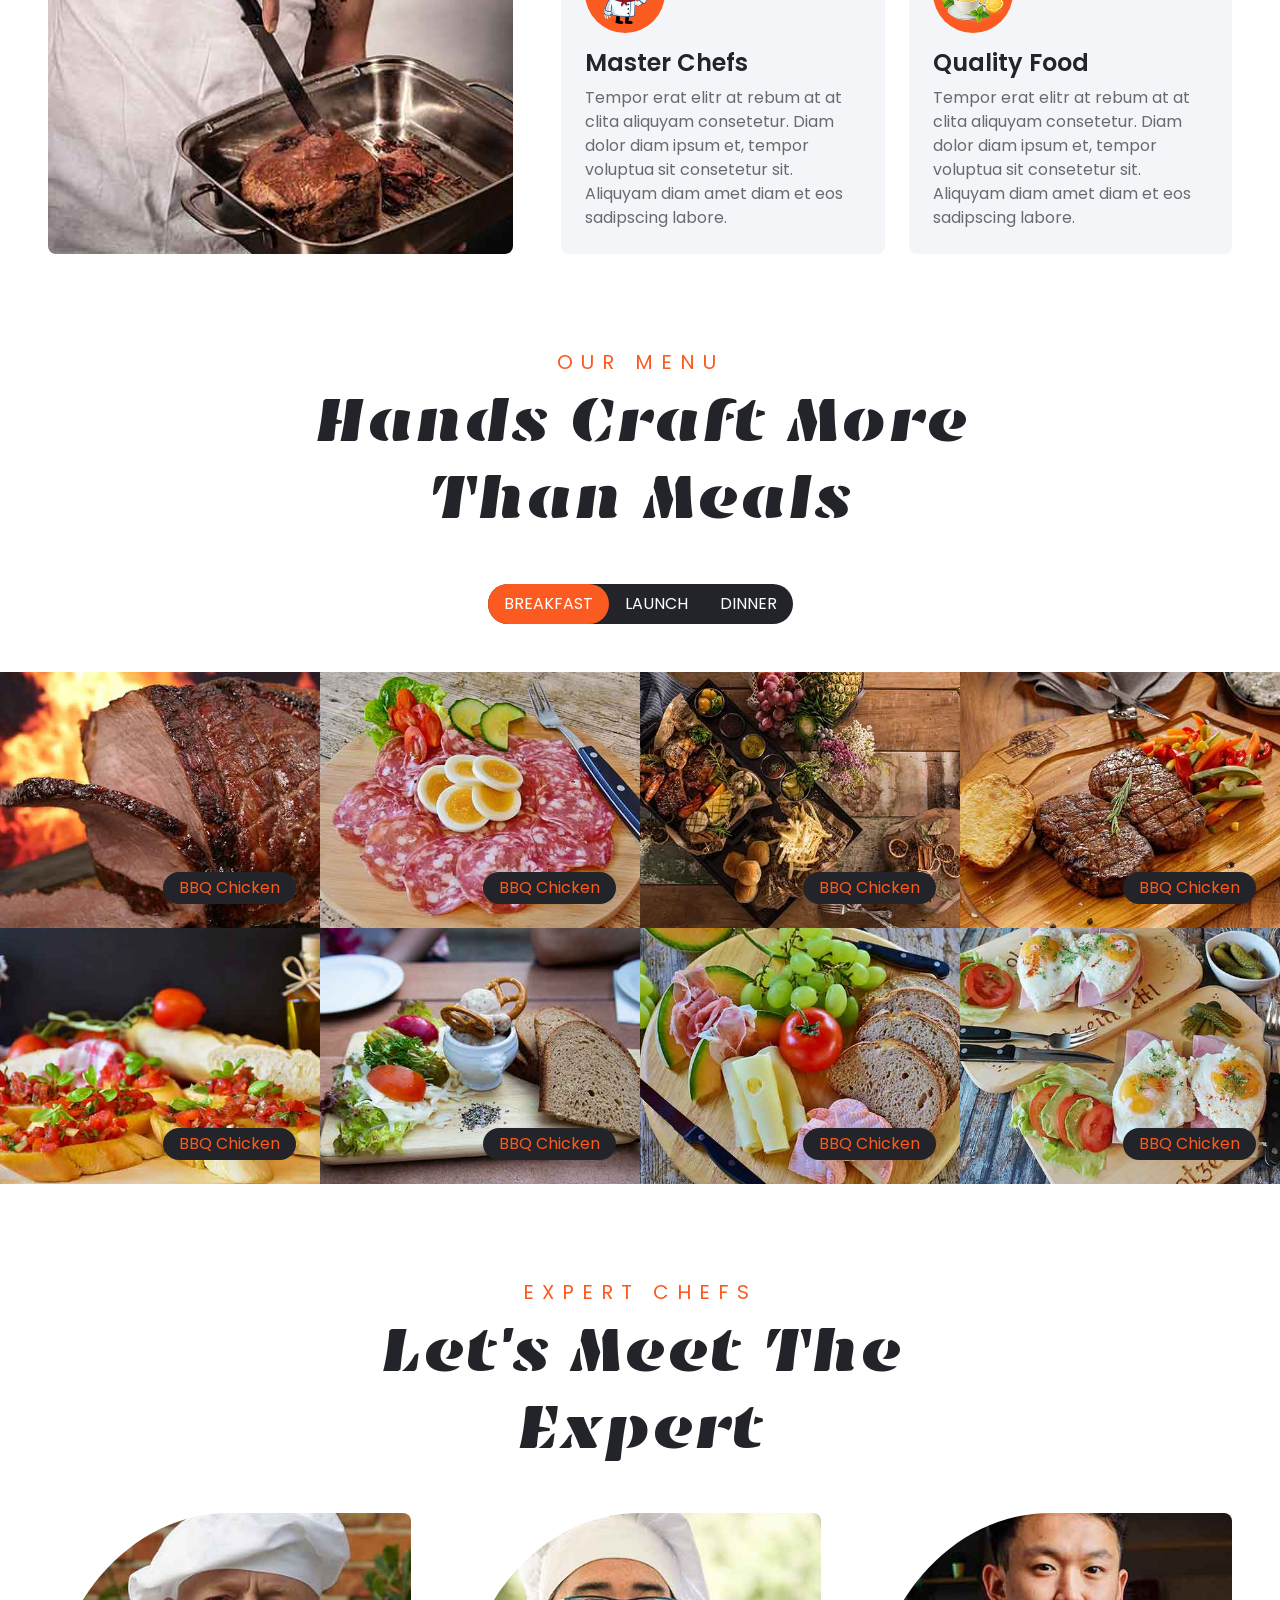
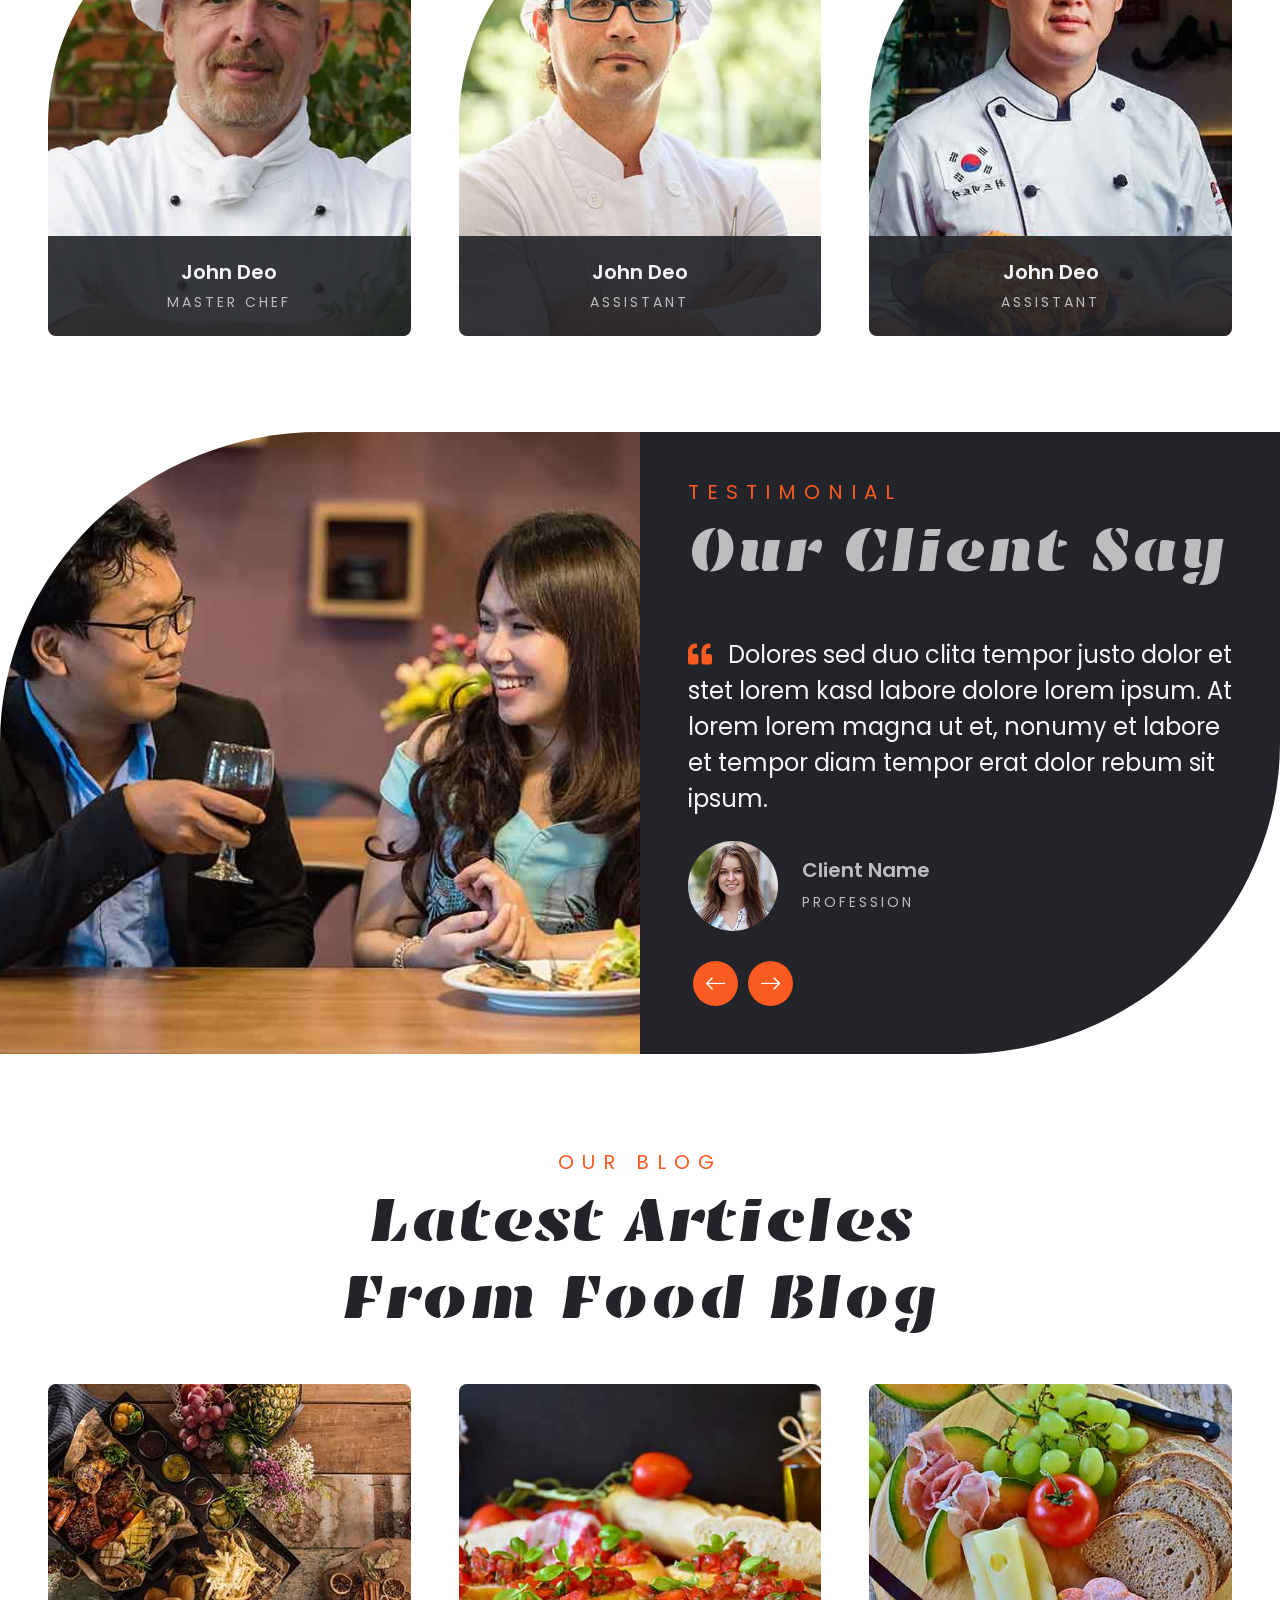
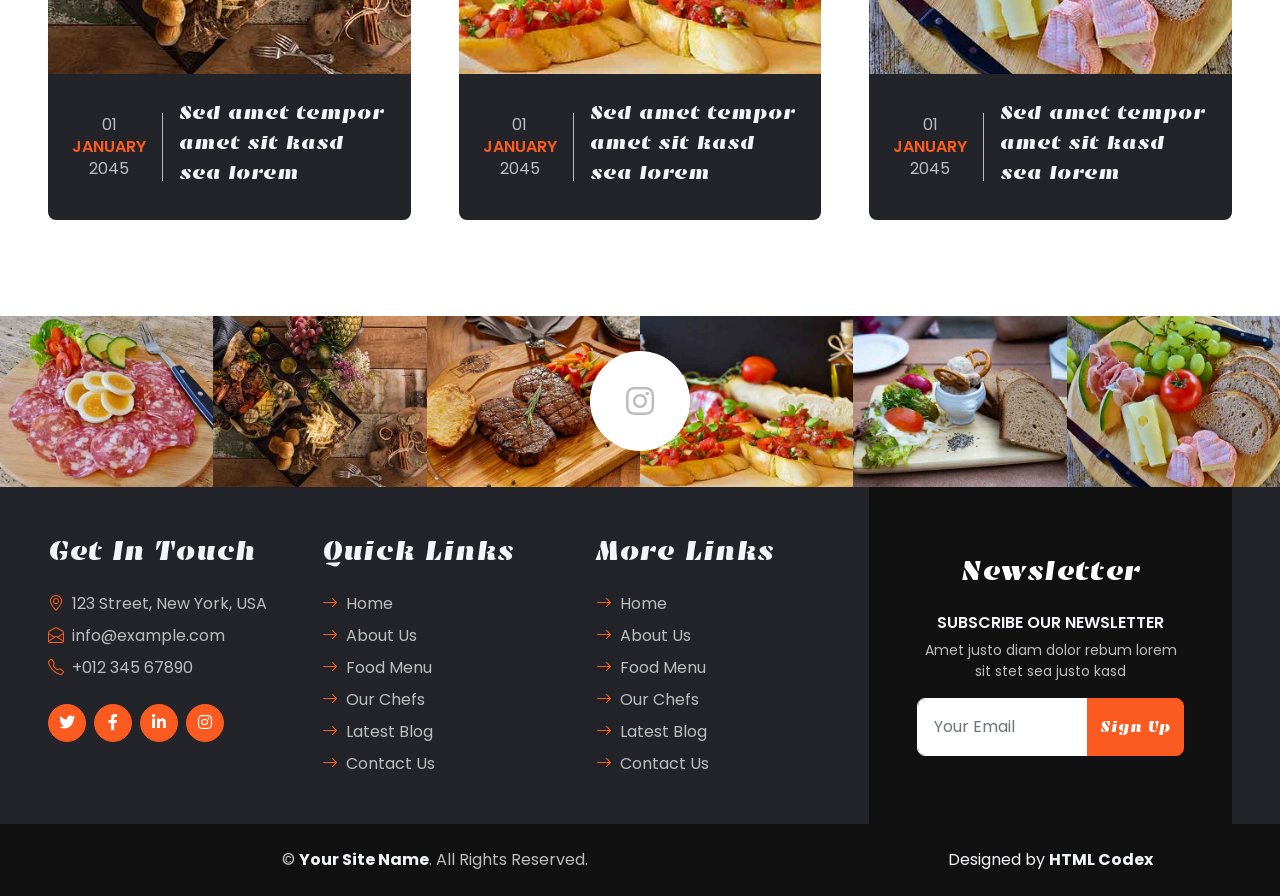
<file: PRO-003/index.html>
<!DOCTYPE html>
<html lang="en">

<head>
    <meta charset="utf-8">
    <title>CHEFER - Chef Website Template</title>
    <meta content="width=device-width, initial-scale=1.0" name="viewport">
    <meta content="Free HTML Templates" name="keywords">
    <meta content="Free HTML Templates" name="description">

    <!-- Favicon -->
    <link href="img/favicon.ico" rel="icon">

    <!-- Google Web Fonts -->
    <link rel="preconnect" href="https://fonts.googleapis.com">
    <link rel="preconnect" href="https://fonts.gstatic.com" crossorigin>
    <link href="https://fonts.googleapis.com/css2?family=Emblema+One&family=Poppins:wght@400;600&display=swap"
        rel="stylesheet">

    <!-- Icon Font Stylesheet -->
    <link href="https://cdnjs.cloudflare.com/ajax/libs/font-awesome/5.15.0/css/all.min.css" rel="stylesheet">
    <link href="https://cdn.jsdelivr.net/npm/bootstrap-icons@1.4.1/font/bootstrap-icons.css" rel="stylesheet">

    <!-- Libraries Stylesheet -->
    <link href="lib/animate/animate.min.css" rel="stylesheet">
    <link href="lib/owlcarousel/assets/owl.carousel.min.css" rel="stylesheet">

    <!-- Customized Bootstrap Stylesheet -->
    <link href="css/bootstrap.min.css" rel="stylesheet">

    <!-- Template Stylesheet -->
    <link href="css/style.css" rel="stylesheet">
</head>

<body>
    <!-- Spinner Start -->
    <div id="spinner" class="show bg-dark position-fixed translate-middle w-100 vh-100 top-50 start-50 d-flex align-items-center justify-content-center">
        <div class="spinner-border text-primary" role="status" style="width: 3rem; height: 3rem;"></div>
    </div>
    <!-- Spinner End -->


    <!-- Header Start -->
    <div class="container-fluid bg-dark px-0">
        <div class="row gx-0 wow fadeIn" data-wow-delay="0.1s">
            <div class="col-lg-3 bg-primary d-none d-lg-block">
                <a href="index.html"
                    class="navbar-brand w-100 h-100 m-0 p-0 d-flex align-items-center justify-content-center">
                    <h1 class="m-0 display-4 text-white text-uppercase">Chefer</h1>
                </a>
            </div>
            <div class="col-lg-9">
                <div class="row gx-0 d-none d-lg-flex bg-dark">
                    <div class="col-6 px-5 text-start">
                        <div class="h-100 d-inline-flex align-items-center py-2 me-4">
                            <i class="fa fa-envelope text-primary me-2"></i>
                            <p class="mb-0">info@example.com</p>
                        </div>
                    </div>
                    <div class="col-6 px-5 text-end">    
                        <div class="h-100 d-inline-flex align-items-center py-2">
                            <i class="fa fa-phone-alt text-primary me-2"></i>
                            <p class="mb-0">+012 345 6789</p>
                        </div>
                    </div>
                </div>
                <nav class="navbar navbar-expand-lg navbar-dark p-3 p-lg-0 px-lg-5" style="background: #111111;">
                    <a href="index.html" class="navbar-brand d-block d-lg-none">
                        <h1 class="m-0 display-4 text-primary text-uppercase">Chefer</h1>
                    </a>
                    <button type="button" class="navbar-toggler" data-bs-toggle="collapse"
                        data-bs-target="#navbarCollapse">
                        <span class="navbar-toggler-icon"></span>
                    </button>
                    <div class="collapse navbar-collapse justify-content-between" id="navbarCollapse">
                        <div class="navbar-nav mr-auto py-0">
                            <a href="index.html" class="nav-item nav-link active">Home</a>
                            <a href="about.html" class="nav-item nav-link">About</a>
                            <a href="menu.html" class="nav-item nav-link">Menu</a>
                            <a href="team.html" class="nav-item nav-link">Chefs</a>
                            <div class="nav-item dropdown">
                                <a href="https://www.youtube.com/watch?v=h7Z0yKhiB08&pp=ygUFMCBzZWM%3D" class="nav-link dropdown-toggle" data-bs-toggle="dropdown">Pages</a>
                                <div class="dropdown-menu rounded-0 m-0">
                                    <a href="blog.html" class="dropdown-item">Blog Post</a>
                                    <a href="testimonial.html" class="dropdown-item">Testimonial</a>
                                    <a href="404.html" class="dropdown-item">404 Error</a>
                                </div>
                            </div>
                            <a href="contact.html" class="nav-item nav-link">Contact</a>
                        </div>
                        <div class="d-none d-lg-flex align-items-center py-2">
                            <a class="btn btn-primary rounded-pill px-3" href="https://htmlcodex.com/downloading/?item=3537">Buy Pro Version</a>
                        </div>
                    </div>
                </nav>
            </div>
        </div>
    </div>
    <!-- Header End -->


    <!-- Hero Start -->
    <div class="container-fluid p-5 mb-5 bg-dark text-secondary">
        <div class="row g-5 py-5">
            <div class="col-12 wow fadeIn" data-wow-delay="0.1s">
                <h1 class="display-1 text-secondary text-center mb-0">John Doe</h1>
            </div>
            <div class="col-lg-4 wow fadeIn" data-wow-delay="0.1s">
                <img class="img-fluid rounded mb-3" src="img/hero-2.jpg">
                <p>
                    <i class="bi bi-arrow-down animate-up-down" style="font-size: 3rem;"></i>
                </p>
                <p class="mb-0">
                    Diam dolor diam ipsum et, tempor voluptua sit consetetur sit. Aliquyam diam amet diam et eos
                    sadipscing labore. Clita erat ipsum et lorem et sit, sed stet no labore lorem sit. Sanctus clita duo
                    justo et tempor consetetur takimata eirmod.
                </p>
            </div>
            <div class="col-lg-4 wow fadeIn" data-wow-delay="0.3s" style="min-height: 500px;">
                <div class="position-relative h-100">
                    <img class="position-absolute w-100 h-100 rounded" src="img/hero-1.jpg" style="object-fit: cover;">
                </div>
            </div>
            <div class="col-lg-4 wow fadeIn" data-wow-delay="0.5s">
                <p>
                    Diam dolor diam ipsum et, tempor voluptua sit consetetur sit. Aliquyam diam amet diam et eos
                    sadipscing labore. Clita erat ipsum et lorem et sit, sed stet no labore lorem sit. Sanctus clita duo
                    justo et tempor consetetur takimata eirmod.
                </p>
                <p>
                    <i class="bi bi-arrow-up animate-up-down" style="font-size: 3rem;"></i>
                </p>
                <img class="img-fluid rounded" src="img/hero-3.jpg">
            </div>
        </div>
    </div>
    <!-- Hero End -->


    <!-- About Start -->
    <div class="container-fluid p-5">
        <div class="row gx-5">
            <div class="col-lg-5 mb-5 mb-lg-0 wow fadeIn" data-wow-delay="0.1s" style="min-height: 500px;">
                <div class="position-relative h-100">
                    <div class="position-absolute top-0 start-0 animate-rotate"
                        style="width: 160px; height: 160px;">
                        <img class="img-fluid" src="img/about-round.jpg" alt="">
                    </div>
                    <img class="position-absolute w-100 h-100 rounded-circle rounded-bottom rounded-end"
                        src="img/about.jpg" style="object-fit: cover;">
                </div>
            </div>
            <div class="col-lg-7">
                <div class="mb-4 wow fadeIn" data-wow-delay="0.2s">
                    <h5 class="section-title">About Us</h5>
                    <h1 class="display-3 mb-0">Cooking Together With The Expert</h1>
                </div>
                <p class="mb-4 wow fadeIn" data-wow-delay="0.3s">Nonumy erat diam duo labore clita. Sit magna ipsum dolor sed ea duo at ut. Tempor sit
                    lorem sit magna ipsum duo. Sit eos dolor ut sea rebum, diam sea rebum lorem kasd ut ipsum dolor est
                    ipsum. Et stet amet justo amet clita erat, ipsum sed at ipsum eirmod labore lorem.</p>
                <div class="row">
                    <div class="col-sm-6 wow fadeIn" data-wow-delay="0.4s">
                        <div class="bg-light rounded p-4">
                            <img class="img-fluid bg-primary rounded-circle mb-3" src="img/feature-1.png" style="width: 80px; height: 80px;">
                            <h4>Master Chefs</h4>
                            <p class="mb-0">Tempor erat elitr at rebum at at clita aliquyam consetetur. Diam dolor diam
                                ipsum et, tempor voluptua sit consetetur sit. Aliquyam diam amet diam et eos sadipscing
                                labore.</p>
                        </div>
                    </div>
                    <div class="col-sm-6 wow fadeIn" data-wow-delay="0.5s">
                        <div class="bg-light rounded p-4">
                            <img class="img-fluid bg-primary rounded-circle mb-3" src="img/feature-3.png" style="width: 80px; height: 80px;">
                            <h4>Quality Food</h4>
                            <p class="mb-0">Tempor erat elitr at rebum at at clita aliquyam consetetur. Diam dolor diam
                                ipsum et, tempor voluptua sit consetetur sit. Aliquyam diam amet diam et eos sadipscing
                                labore.</p>
                        </div>
                    </div>
                </div>
            </div>
        </div>
    </div>
    <!-- About End -->


    <!-- Menu Start -->
    <div class="container-fluid menu py-5 px-0">
        <div class="mb-5 text-center wow fadeIn" data-wow-delay="0.1s" style="max-width: 700px; margin: auto;">
            <h5 class="section-title">Our Menu</h5>
            <h1 class="display-3 mb-0">Hands Craft More Than Meals</h1>
        </div>
        <div class="tab-class text-center">
            <ul class="nav nav-pills d-inline-flex justify-content-center bg-dark text-uppercase rounded-pill mb-5 wow fadeIn" data-wow-delay="0.2s">
                <li class="nav-item">
                    <a class="nav-link rounded-pill text-white active" data-bs-toggle="pill" href="#tab-1">Breakfast</a>
                </li>
                <li class="nav-item">
                    <a class="nav-link rounded-pill text-white" data-bs-toggle="pill" href="#tab-2">Launch</a>
                </li>
                <li class="nav-item">
                    <a class="nav-link rounded-pill text-white" data-bs-toggle="pill" href="#tab-3">Dinner</a>
                </li>
            </ul>
            <div class="tab-content">
                <div id="tab-1" class="tab-pane fade show p-0 active">
                    <div class="row g-0">
                        <div class="col-lg-3 col-md-4 col-sm-6 wow fadeIn" data-wow-delay="0.1s">
                            <div class="position-relative">
                                <img class="img-fluid" src="img/menu-1.jpg" alt="">
                                <div
                                    class="position-absolute bottom-0 end-0 mb-4 me-4 py-1 px-3 bg-dark rounded-pill text-primary">
                                    BBQ Chicken</div>
                            </div>
                        </div>
                        <div class="col-lg-3 col-md-4 col-sm-6 wow fadeIn" data-wow-delay="0.2s">
                            <div class="position-relative">
                                <img class="img-fluid" src="img/menu-2.jpg" alt="">
                                <div
                                    class="position-absolute bottom-0 end-0 mb-4 me-4 py-1 px-3 bg-dark rounded-pill text-primary">
                                    BBQ Chicken</div>
                            </div>
                        </div>
                        <div class="col-lg-3 col-md-4 col-sm-6 wow fadeIn" data-wow-delay="0.3s">
                            <div class="position-relative">
                                <img class="img-fluid" src="img/menu-3.jpg" alt="">
                                <div
                                    class="position-absolute bottom-0 end-0 mb-4 me-4 py-1 px-3 bg-dark rounded-pill text-primary">
                                    BBQ Chicken</div>
                            </div>
                        </div>
                        <div class="col-lg-3 col-md-4 col-sm-6 wow fadeIn" data-wow-delay="0.4s">
                            <div class="position-relative">
                                <img class="img-fluid" src="img/menu-4.jpg" alt="">
                                <div
                                    class="position-absolute bottom-0 end-0 mb-4 me-4 py-1 px-3 bg-dark rounded-pill text-primary">
                                    BBQ Chicken</div>
                            </div>
                        </div>
                        <div class="col-lg-3 col-md-4 col-sm-6 wow fadeIn" data-wow-delay="0.5s">
                            <div class="position-relative">
                                <img class="img-fluid" src="img/menu-5.jpg" alt="">
                                <div
                                    class="position-absolute bottom-0 end-0 mb-4 me-4 py-1 px-3 bg-dark rounded-pill text-primary">
                                    BBQ Chicken</div>
                            </div>
                        </div>
                        <div class="col-lg-3 col-md-4 col-sm-6 wow fadeIn" data-wow-delay="0.6s">
                            <div class="position-relative">
                                <img class="img-fluid" src="img/menu-6.jpg" alt="">
                                <div
                                    class="position-absolute bottom-0 end-0 mb-4 me-4 py-1 px-3 bg-dark rounded-pill text-primary">
                                    BBQ Chicken</div>
                            </div>
                        </div>
                        <div class="col-lg-3 col-md-4 col-sm-6 wow fadeIn" data-wow-delay="0.7s">
                            <div class="position-relative">
                                <img class="img-fluid" src="img/menu-7.jpg" alt="">
                                <div
                                    class="position-absolute bottom-0 end-0 mb-4 me-4 py-1 px-3 bg-dark rounded-pill text-primary">
                                    BBQ Chicken</div>
                            </div>
                        </div>
                        <div class="col-lg-3 col-md-4 col-sm-6 wow fadeIn" data-wow-delay="0.8s">
                            <div class="position-relative">
                                <img class="img-fluid" src="img/menu-8.jpg" alt="">
                                <div
                                    class="position-absolute bottom-0 end-0 mb-4 me-4 py-1 px-3 bg-dark rounded-pill text-primary">
                                    BBQ Chicken</div>
                            </div>
                        </div>
                    </div>
                </div>
                <div id="tab-2" class="tab-pane fade p-0">
                    <div class="row g-0">
                        <div class="col-lg-3 col-md-4 col-sm-6">
                            <div class="position-relative">
                                <img class="img-fluid" src="img/menu-2.jpg" alt="">
                                <div
                                    class="position-absolute bottom-0 end-0 mb-4 me-4 py-1 px-3 bg-dark rounded-pill text-primary">
                                    BBQ Chicken</div>
                            </div>
                        </div>
                        <div class="col-lg-3 col-md-4 col-sm-6">
                            <div class="position-relative">
                                <img class="img-fluid" src="img/menu-3.jpg" alt="">
                                <div
                                    class="position-absolute bottom-0 end-0 mb-4 me-4 py-1 px-3 bg-dark rounded-pill text-primary">
                                    BBQ Chicken</div>
                            </div>
                        </div>
                        <div class="col-lg-3 col-md-4 col-sm-6">
                            <div class="position-relative">
                                <img class="img-fluid" src="img/menu-4.jpg" alt="">
                                <div
                                    class="position-absolute bottom-0 end-0 mb-4 me-4 py-1 px-3 bg-dark rounded-pill text-primary">
                                    BBQ Chicken</div>
                            </div>
                        </div>
                        <div class="col-lg-3 col-md-4 col-sm-6">
                            <div class="position-relative">
                                <img class="img-fluid" src="img/menu-5.jpg" alt="">
                                <div
                                    class="position-absolute bottom-0 end-0 mb-4 me-4 py-1 px-3 bg-dark rounded-pill text-primary">
                                    BBQ Chicken</div>
                            </div>
                        </div>
                        <div class="col-lg-3 col-md-4 col-sm-6">
                            <div class="position-relative">
                                <img class="img-fluid" src="img/menu-6.jpg" alt="">
                                <div
                                    class="position-absolute bottom-0 end-0 mb-4 me-4 py-1 px-3 bg-dark rounded-pill text-primary">
                                    BBQ Chicken</div>
                            </div>
                        </div>
                        <div class="col-lg-3 col-md-4 col-sm-6">
                            <div class="position-relative">
                                <img class="img-fluid" src="img/menu-7.jpg" alt="">
                                <div
                                    class="position-absolute bottom-0 end-0 mb-4 me-4 py-1 px-3 bg-dark rounded-pill text-primary">
                                    BBQ Chicken</div>
                            </div>
                        </div>
                        <div class="col-lg-3 col-md-4 col-sm-6">
                            <div class="position-relative">
                                <img class="img-fluid" src="img/menu-8.jpg" alt="">
                                <div
                                    class="position-absolute bottom-0 end-0 mb-4 me-4 py-1 px-3 bg-dark rounded-pill text-primary">
                                    BBQ Chicken</div>
                            </div>
                        </div>
                        <div class="col-lg-3 col-md-4 col-sm-6">
                            <div class="position-relative">
                                <img class="img-fluid" src="img/menu-1.jpg" alt="">
                                <div
                                    class="position-absolute bottom-0 end-0 mb-4 me-4 py-1 px-3 bg-dark rounded-pill text-primary">
                                    BBQ Chicken</div>
                            </div>
                        </div>
                    </div>
                </div>
                <div id="tab-3" class="tab-pane fade p-0">
                    <div class="row g-0">
                        <div class="col-lg-3 col-md-4 col-sm-6">
                            <div class="position-relative">
                                <img class="img-fluid" src="img/menu-3.jpg" alt="">
                                <div
                                    class="position-absolute bottom-0 end-0 mb-4 me-4 py-1 px-3 bg-dark rounded-pill text-primary">
                                    BBQ Chicken</div>
                            </div>
                        </div>
                        <div class="col-lg-3 col-md-4 col-sm-6">
                            <div class="position-relative">
                                <img class="img-fluid" src="img/menu-4.jpg" alt="">
                                <div
                                    class="position-absolute bottom-0 end-0 mb-4 me-4 py-1 px-3 bg-dark rounded-pill text-primary">
                                    BBQ Chicken</div>
                            </div>
                        </div>
                        <div class="col-lg-3 col-md-4 col-sm-6">
                            <div class="position-relative">
                                <img class="img-fluid" src="img/menu-5.jpg" alt="">
                                <div
                                    class="position-absolute bottom-0 end-0 mb-4 me-4 py-1 px-3 bg-dark rounded-pill text-primary">
                                    BBQ Chicken</div>
                            </div>
                        </div>
                        <div class="col-lg-3 col-md-4 col-sm-6">
                            <div class="position-relative">
                                <img class="img-fluid" src="img/menu-6.jpg" alt="">
                                <div
                                    class="position-absolute bottom-0 end-0 mb-4 me-4 py-1 px-3 bg-dark rounded-pill text-primary">
                                    BBQ Chicken</div>
                            </div>
                        </div>
                        <div class="col-lg-3 col-md-4 col-sm-6">
                            <div class="position-relative">
                                <img class="img-fluid" src="img/menu-7.jpg" alt="">
                                <div
                                    class="position-absolute bottom-0 end-0 mb-4 me-4 py-1 px-3 bg-dark rounded-pill text-primary">
                                    BBQ Chicken</div>
                            </div>
                        </div>
                        <div class="col-lg-3 col-md-4 col-sm-6">
                            <div class="position-relative">
                                <img class="img-fluid" src="img/menu-8.jpg" alt="">
                                <div
                                    class="position-absolute bottom-0 end-0 mb-4 me-4 py-1 px-3 bg-dark rounded-pill text-primary">
                                    BBQ Chicken</div>
                            </div>
                        </div>
                        <div class="col-lg-3 col-md-4 col-sm-6">
                            <div class="position-relative">
                                <img class="img-fluid" src="img/menu-1.jpg" alt="">
                                <div
                                    class="position-absolute bottom-0 end-0 mb-4 me-4 py-1 px-3 bg-dark rounded-pill text-primary">
                                    BBQ Chicken</div>
                            </div>
                        </div>
                        <div class="col-lg-3 col-md-4 col-sm-6">
                            <div class="position-relative">
                                <img class="img-fluid" src="img/menu-2.jpg" alt="">
                                <div
                                    class="position-absolute bottom-0 end-0 mb-4 me-4 py-1 px-3 bg-dark rounded-pill text-primary">
                                    BBQ Chicken</div>
                            </div>
                        </div>
                    </div>
                </div>
            </div>
        </div>
    </div>
    <!-- Menu End -->


    <!-- Team Start -->
    <div class="container-fluid p-5">
        <div class="mb-5 text-center wow fadeIn" data-wow-delay="0.1s" style="max-width: 700px; margin: auto;">
            <h5 class="section-title">Expert Chefs</h5>
            <h1 class="display-3 mb-0">Let's Meet The Expert</h1>
        </div>
        <div class="row g-5">
            <div class="col-lg-4 col-md-6 wow fadeIn" data-wow-delay="0.1s">
                <div class="team-item position-relative">
                    <div class="position-relative overflow-hidden rounded-circle rounded-bottom rounded-end">
                        <img class="img-fluid w-100" src="img/team-1.jpg" alt="">
                        <div class="team-overlay">
                            <div class="d-flex align-items-center justify-content-start">
                                <a class="btn btn-light btn-square rounded-circle mx-1" href="#"><i
                                        class="fab fa-twitter"></i></a>
                                <a class="btn btn-light btn-square rounded-circle mx-1" href="#"><i
                                        class="fab fa-facebook-f"></i></a>
                                <a class="btn btn-light btn-square rounded-circle mx-1" href="#"><i
                                        class="fab fa-linkedin-in"></i></a>
                            </div>
                        </div>
                    </div>
                    <div class="position-absolute start-0 bottom-0 d-flex flex-column justify-content-center w-100 rounded-bottom text-center"
                        style="height: 100px; background: rgba(34, 36, 41, .9);">
                        <h5 class="text-light">John Deo</h5>
                        <p class="small text-uppercase text-secondary m-0" style="letter-spacing: 3px;">Master Chef</p>
                    </div>
                </div>
            </div>
            <div class="col-lg-4 col-md-6 wow fadeIn" data-wow-delay="0.3s">
                <div class="team-item position-relative">
                    <div class="position-relative overflow-hidden rounded-circle rounded-bottom rounded-end">
                        <img class="img-fluid w-100" src="img/team-2.jpg" alt="">
                        <div class="team-overlay">
                            <div class="d-flex align-items-center justify-content-start">
                                <a class="btn btn-light btn-square rounded-circle mx-1" href="#"><i
                                        class="fab fa-twitter"></i></a>
                                <a class="btn btn-light btn-square rounded-circle mx-1" href="#"><i
                                        class="fab fa-facebook-f"></i></a>
                                <a class="btn btn-light btn-square rounded-circle mx-1" href="#"><i
                                        class="fab fa-linkedin-in"></i></a>
                            </div>
                        </div>
                    </div>
                    <div class="position-absolute start-0 bottom-0 d-flex flex-column justify-content-center w-100 rounded-bottom text-center"
                        style="height: 100px; background: rgba(34, 36, 41, .9);">
                        <h5 class="text-light">John Deo</h5>
                        <p class="small text-uppercase text-secondary m-0" style="letter-spacing: 3px;">Assistant</p>
                    </div>
                </div>
            </div>
            <div class="col-lg-4 col-md-6 wow fadeIn" data-wow-delay="0.5s">
                <div class="team-item position-relative">
                    <div class="position-relative overflow-hidden rounded-circle rounded-bottom rounded-end">
                        <img class="img-fluid w-100" src="img/team-3.jpg" alt="">
                        <div class="team-overlay">
                            <div class="d-flex align-items-center justify-content-start">
                                <a class="btn btn-light btn-square rounded-circle mx-1" href="#"><i
                                        class="fab fa-twitter"></i></a>
                                <a class="btn btn-light btn-square rounded-circle mx-1" href="#"><i
                                        class="fab fa-facebook-f"></i></a>
                                <a class="btn btn-light btn-square rounded-circle mx-1" href="#"><i
                                        class="fab fa-linkedin-in"></i></a>
                            </div>
                        </div>
                    </div>
                    <div class="position-absolute start-0 bottom-0 d-flex flex-column justify-content-center w-100 rounded-bottom text-center"
                        style="height: 100px; background: rgba(34, 36, 41, .9);">
                        <h5 class="text-light">John Deo</h5>
                        <p class="small text-uppercase text-secondary m-0" style="letter-spacing: 3px;">Assistant</p>
                    </div>
                </div>
            </div>
        </div>
    </div>
    <!-- Team End -->


    <!-- Testimonial Start -->
    <div class="container-fluid p-0 my-5">
        <div class="row g-0">
            <div class="col-lg-6 wow fadeIn" data-wow-delay="0.1s" style="min-height: 500px;">
                <div class="h-100 position-relative overflow-hidden" style="border-top-left-radius: 50%;">
                    <img class="position-absolute w-100 h-100" src="img/testimonial.jpg" style="object-fit: cover;">
                </div>
            </div>
            <div class="col-lg-6 bg-dark p-5 overflow-hidden wow fadeIn" data-wow-delay="0.3s" style="border-bottom-right-radius: 50%;">
                <div class="mb-5">
                    <h5 class="section-title">Testimonial</h5>
                    <h1 class="display-3 text-secondary mb-0">Our Client Say</h1>
                </div>
                <div class="owl-carousel testimonial-carousel">
                    <div class="testimonial-item">
                        <p class="fs-4 fw-normal text-light mb-4"><i
                                class="fa fa-quote-left text-primary me-3"></i>Dolores sed duo clita tempor justo dolor
                            et stet lorem kasd labore dolore lorem ipsum. At lorem lorem magna ut et, nonumy et labore
                            et tempor diam tempor erat dolor rebum sit ipsum.</p>
                        <div class="d-flex align-items-center">
                            <img class="img-fluid rounded-circle" src="img/testimonial-1.jpg" alt="">
                            <div class="ps-4">
                                <h5 class="text-secondary">Client Name</h5>
                                <span class="small text-uppercase text-secondary"
                                    style="letter-spacing: 3px;">Profession</span>
                            </div>
                        </div>
                    </div>
                    <div class="testimonial-item">
                        <p class="fs-4 fw-normal text-light mb-4"><i
                                class="fa fa-quote-left text-primary me-3"></i>Dolores sed duo clita tempor justo dolor
                            et stet lorem kasd labore dolore lorem ipsum. At lorem lorem magna ut et, nonumy et labore
                            et tempor diam tempor erat dolor rebum sit ipsum.</p>
                        <div class="d-flex align-items-center">
                            <img class="img-fluid rounded-circle" src="img/testimonial-2.jpg" alt="">
                            <div class="ps-4">
                                <h5 class="text-secondary">Client Name</h5>
                                <span class="small text-uppercase text-secondary"
                                    style="letter-spacing: 3px;">Profession</span>
                            </div>
                        </div>
                    </div>
                </div>
            </div>
        </div>
    </div>
    <!-- Testimonial End -->


    <!-- Blog Start -->
    <div class="container-fluid p-5">
        <div class="mb-5 text-center wow fadeIn" data-wow-delay="0.1s" style="max-width: 700px; margin: auto;">
            <h5 class="section-title">Our Blog</h5>
            <h1 class="display-3 mb-0">Latest Articles From Food Blog</h1>
        </div>
        <div class="row g-5">
            <div class="col-lg-4 col-md-6 wow fadeIn" data-wow-delay="0.1s">
                <div class="blog-item">
                    <div class="position-relative overflow-hidden rounded-top">
                        <img class="img-fluid" src="img/menu-3.jpg" alt="">
                    </div>
                    <div class="bg-dark d-flex align-items-center rounded-bottom p-4">
                        <div class="flex-shrink-0 text-center text-secondary border-end border-secondary pe-3 me-3">
                            <span>01</span>
                            <h6 class="text-primary text-uppercase mb-0">January</h6>
                            <span>2045</span>
                        </div>
                        <a class="h5 lh-base text-light" href="">Sed amet tempor amet sit kasd sea lorem</h4></a>
                    </div>
                </div>
            </div>
            <div class="col-lg-4 col-md-6 wow fadeIn" data-wow-delay="0.3s">
                <div class="blog-item">
                    <div class="position-relative overflow-hidden rounded-top">
                        <img class="img-fluid" src="img/menu-5.jpg" alt="">
                    </div>
                    <div class="bg-dark d-flex align-items-center rounded-bottom p-4">
                        <div class="flex-shrink-0 text-center text-secondary border-end border-secondary pe-3 me-3">
                            <span>01</span>
                            <h6 class="text-primary text-uppercase mb-0">January</h6>
                            <span>2045</span>
                        </div>
                        <a class="h5 lh-base text-light" href="">Sed amet tempor amet sit kasd sea lorem</h4></a>
                    </div>
                </div>
            </div>
            <div class="col-lg-4 col-md-6 wow fadeIn" data-wow-delay="0.5s">
                <div class="blog-item">
                    <div class="position-relative overflow-hidden rounded-top">
                        <img class="img-fluid" src="img/menu-7.jpg" alt="">
                    </div>
                    <div class="bg-dark d-flex align-items-center rounded-bottom p-4">
                        <div class="flex-shrink-0 text-center text-secondary border-end border-secondary pe-3 me-3">
                            <span>01</span>
                            <h6 class="text-primary text-uppercase mb-0">January</h6>
                            <span>2045</span>
                        </div>
                        <a class="h5 lh-base text-light" href="">Sed amet tempor amet sit kasd sea lorem</h4></a>
                    </div>
                </div>
            </div>
        </div>
    </div>
    <!-- Blog End -->


    <!-- Instagram Start -->
    <div class="container-fluid position-relative instagram p-0 mt-5">
        <a href="" class="d-flex align-items-center justify-content-center position-absolute top-50 start-50 translate-middle bg-white rounded-circle" style="width: 100px; height: 100px; z-index: 1;">
            <i class="fab fa-instagram fa-2x text-secondary"></i>
        </a>
        <div class="row g-0">
            <div class="col-lg-2 col-md-3 col-sm-4 wow fadeIn" data-wow-delay="0.1s">
                <img class="img-fluid" src="img/menu-2.jpg" alt="">
            </div>
            <div class="col-lg-2 col-md-3 col-sm-4 wow fadeIn" data-wow-delay="0.2s">
                <img class="img-fluid" src="img/menu-3.jpg" alt="">
            </div>
            <div class="col-lg-2 col-md-3 col-sm-4 wow fadeIn" data-wow-delay="0.3s">
                <img class="img-fluid" src="img/menu-4.jpg" alt="">
            </div>
            <div class="col-lg-2 col-md-3 col-sm-4 wow fadeIn" data-wow-delay="0.4s">
                <img class="img-fluid" src="img/menu-5.jpg" alt="">
            </div>
            <div class="col-lg-2 col-md-3 col-sm-4 wow fadeIn" data-wow-delay="0.5s">
                <img class="img-fluid" src="img/menu-6.jpg" alt="">
            </div>
            <div class="col-lg-2 col-md-3 col-sm-4 wow fadeIn" data-wow-delay="0.6s">
                <img class="img-fluid" src="img/menu-7.jpg" alt="">
            </div>
        </div>
    </div>
    <!-- Instagram End -->


    <!-- Footer Start -->
    <div class="container-fluid bg-dark text-secondary px-5">
        <div class="row gx-5 wow fadeIn" data-wow-delay="0.1s">
            <div class="col-lg-8 col-md-6">
                <div class="row gx-5">
                    <div class="col-lg-4 col-md-12 pt-5 mb-5">
                        <h3 class="text-light mb-4">Get In Touch</h3>
                        <div class="d-flex mb-2">
                            <i class="bi bi-geo-alt text-primary me-2"></i>
                            <p class="mb-0">123 Street, New York, USA</p>
                        </div>
                        <div class="d-flex mb-2">
                            <i class="bi bi-envelope-open text-primary me-2"></i>
                            <p class="mb-0">info@example.com</p>
                        </div>
                        <div class="d-flex mb-2">
                            <i class="bi bi-telephone text-primary me-2"></i>
                            <p class="mb-0">+012 345 67890</p>
                        </div>
                        <div class="d-flex mt-4">
                            <a class="btn btn-primary btn-square rounded-circle me-2" href="#"><i
                                    class="fab fa-twitter"></i></a>
                            <a class="btn btn-primary btn-square rounded-circle me-2" href="#"><i
                                    class="fab fa-facebook-f"></i></a>
                            <a class="btn btn-primary btn-square rounded-circle me-2" href="#"><i
                                    class="fab fa-linkedin-in"></i></a>
                            <a class="btn btn-primary btn-square rounded-circle" href="#"><i
                                    class="fab fa-instagram"></i></a>
                        </div>
                    </div>
                    <div class="col-lg-4 col-md-12 pt-0 pt-lg-5 mb-5">
                        <h3 class="text-light mb-4">Quick Links</h3>
                        <div class="d-flex flex-column justify-content-start">
                            <a class="text-secondary mb-2" href="#"><i
                                    class="bi bi-arrow-right text-primary me-2"></i>Home</a>
                            <a class="text-secondary mb-2" href="#"><i
                                    class="bi bi-arrow-right text-primary me-2"></i>About Us</a>
                            <a class="text-secondary mb-2" href="#"><i
                                    class="bi bi-arrow-right text-primary me-2"></i>Food Menu</a>
                            <a class="text-secondary mb-2" href="#"><i
                                    class="bi bi-arrow-right text-primary me-2"></i>Our Chefs</a>
                            <a class="text-secondary mb-2" href="#"><i
                                    class="bi bi-arrow-right text-primary me-2"></i>Latest Blog</a>
                            <a class="text-secondary" href="#"><i
                                    class="bi bi-arrow-right text-primary me-2"></i>Contact Us</a>
                        </div>
                    </div>
                    <div class="col-lg-4 col-md-12 pt-0 pt-lg-5 mb-5">
                        <h3 class="text-light mb-4">More Links</h3>
                        <div class="d-flex flex-column justify-content-start">
                            <a class="text-secondary mb-2" href="#"><i
                                    class="bi bi-arrow-right text-primary me-2"></i>Home</a>
                            <a class="text-secondary mb-2" href="#"><i
                                    class="bi bi-arrow-right text-primary me-2"></i>About Us</a>
                            <a class="text-secondary mb-2" href="#"><i
                                    class="bi bi-arrow-right text-primary me-2"></i>Food Menu</a>
                            <a class="text-secondary mb-2" href="#"><i
                                    class="bi bi-arrow-right text-primary me-2"></i>Our Chefs</a>
                            <a class="text-secondary mb-2" href="#"><i
                                    class="bi bi-arrow-right text-primary me-2"></i>Latest Blog</a>
                            <a class="text-secondary" href="#"><i
                                    class="bi bi-arrow-right text-primary me-2"></i>Contact Us</a>
                        </div>
                    </div>
                </div>
            </div>
            <div class="col-lg-4 col-md-6">
                <div class="d-flex flex-column align-items-center justify-content-center text-center h-100 p-5"
                    style="background: #111111;">
                    <h3 class="text-white mb-4">Newsletter</h3>
                    <h6 class="text-uppercase text-light mb-2">Subscribe Our Newsletter</h6>
                    <p class="small text-secondary">Amet justo diam dolor rebum lorem sit stet sea justo kasd</p>
                    <form action="">
                        <div class="input-group">
                            <input type="text" class="form-control border-white p-3" placeholder="Your Email">
                            <button class="btn btn-primary">Sign Up</button>
                        </div>
                    </form>
                </div>
            </div>
        </div>
    </div>
    <div class="container-fluid py-4 py-lg-0 px-5" style="background: #111111;">
        <div class="row gx-5">
            <div class="col-lg-8">
                <div class="py-lg-4 text-center">
                    <p class="text-secondary mb-0">&copy; <a class="text-light fw-bold" href="#">Your Site Name</a>. All
                        Rights Reserved.</p>
                </div>
            </div>
            <div class="col-lg-4">
                <div class="py-lg-4 text-center credit">
                    <!--/*** The author’s attribution link must remain intact in the template. ***/-->
                    <!--/*** If you wish to remove this credit link, please purchase the Pro Version . ***/-->
                    <p class="text-light mb-0">Designed by <a class="text-light fw-bold" href="https://htmlcodex.com">HTML Codex</a></p>
                </div>
            </div>
        </div>
    </div>
    <!-- Footer End -->


    <!-- Back to Top -->
    <a href="#" class="btn btn-dark py-3 fs-4 back-to-top"><i class="bi bi-arrow-up"></i></a>


    <!-- JavaScript Libraries -->
    <script src="https://ajax.googleapis.com/ajax/libs/jquery/3.6.4/jquery.min.js"></script>
    <script src="https://cdn.jsdelivr.net/npm/bootstrap@5.0.0/dist/js/bootstrap.bundle.min.js"></script>
    <script src="lib/wow/wow.min.js"></script>
    <script src="lib/easing/easing.min.js"></script>
    <script src="lib/waypoints/waypoints.min.js"></script>
    <script src="lib/owlcarousel/owl.carousel.min.js"></script>

    <!-- Template Javascript -->
    <script src="js/main.js"></script>
</body>

</html>
</file>
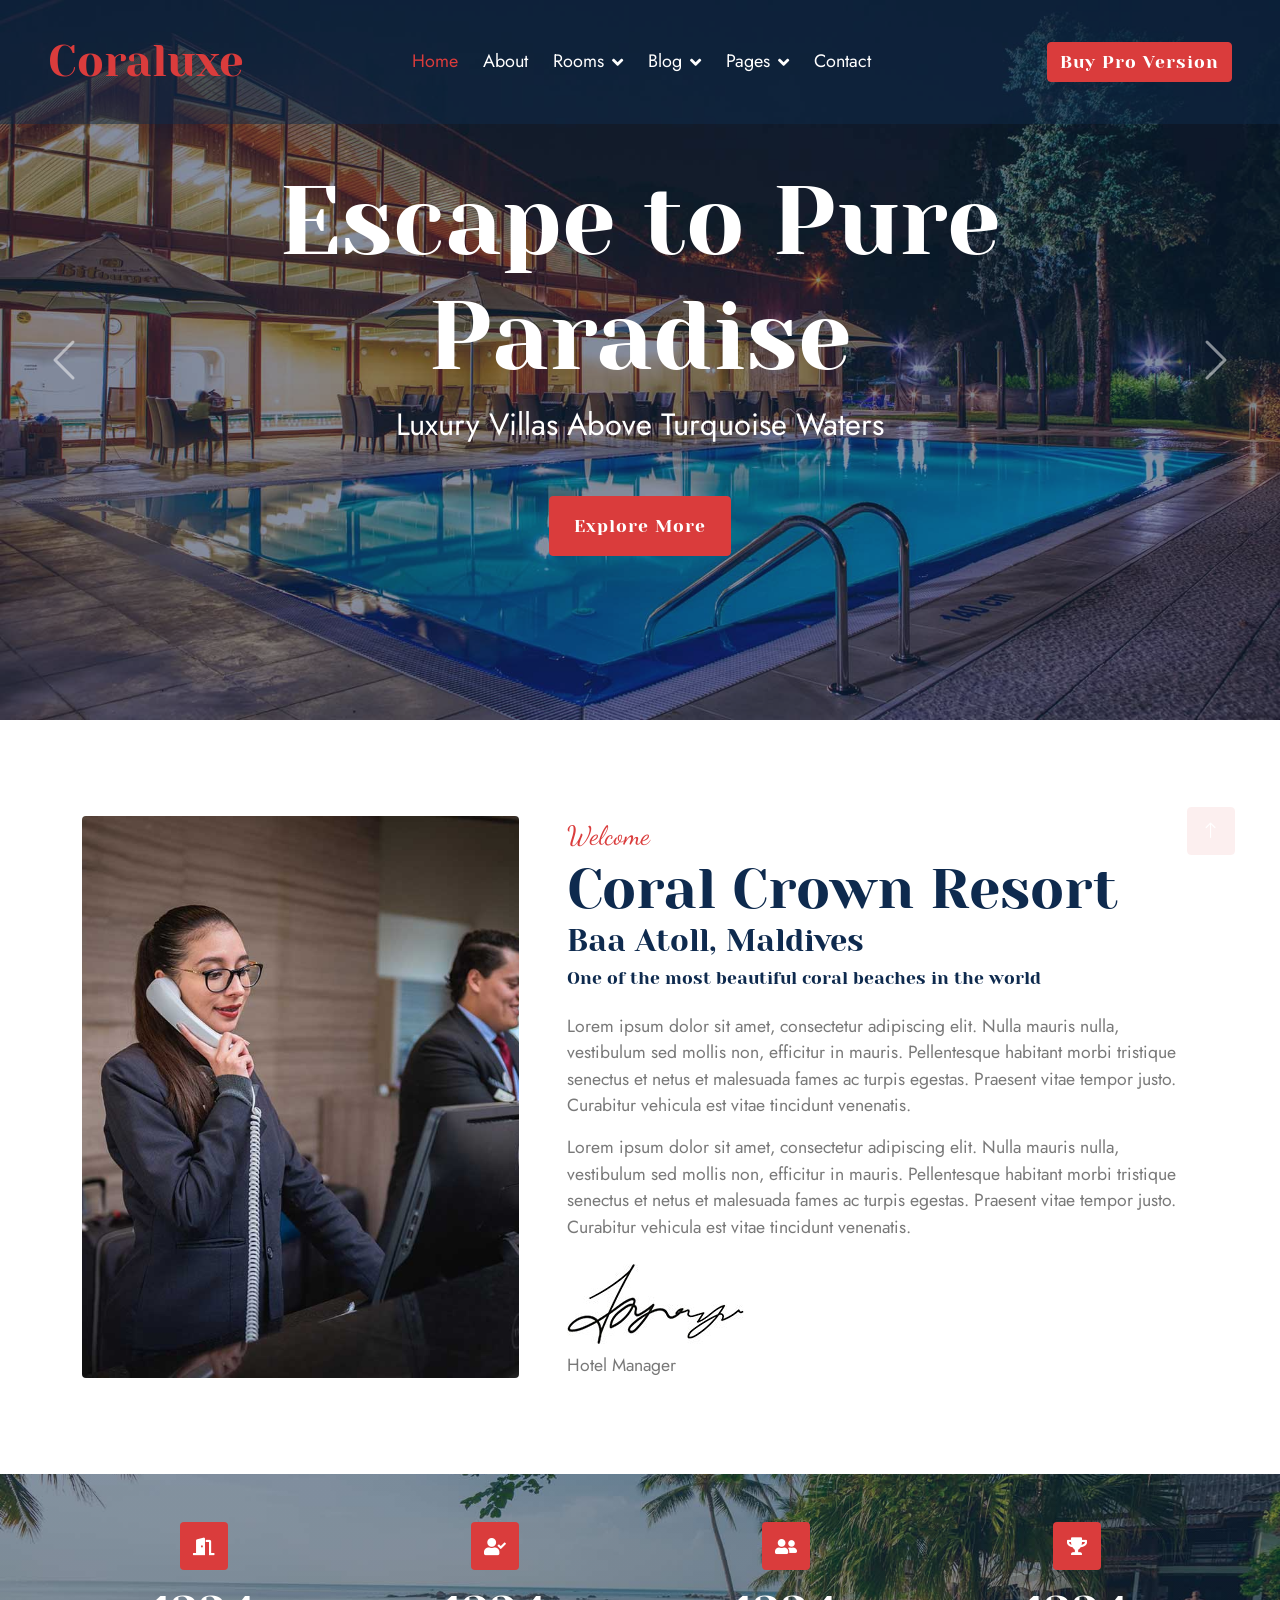
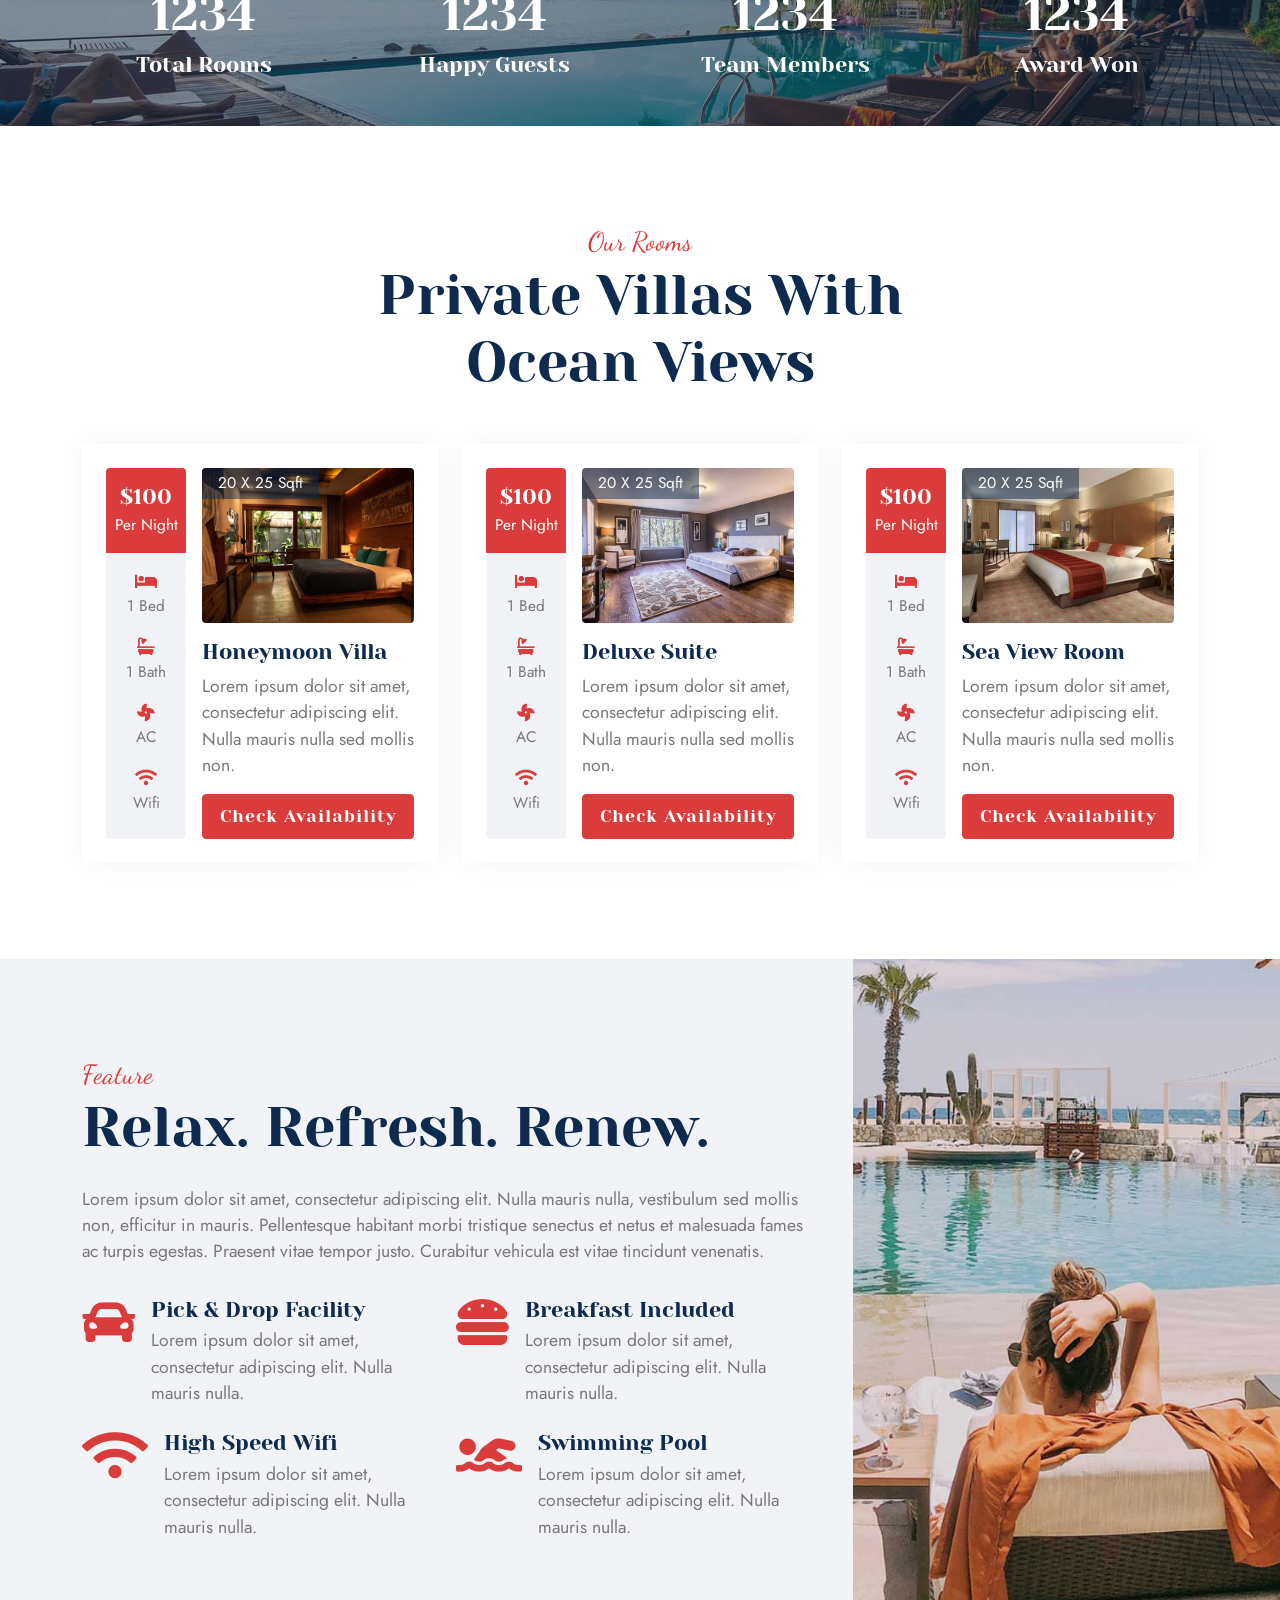
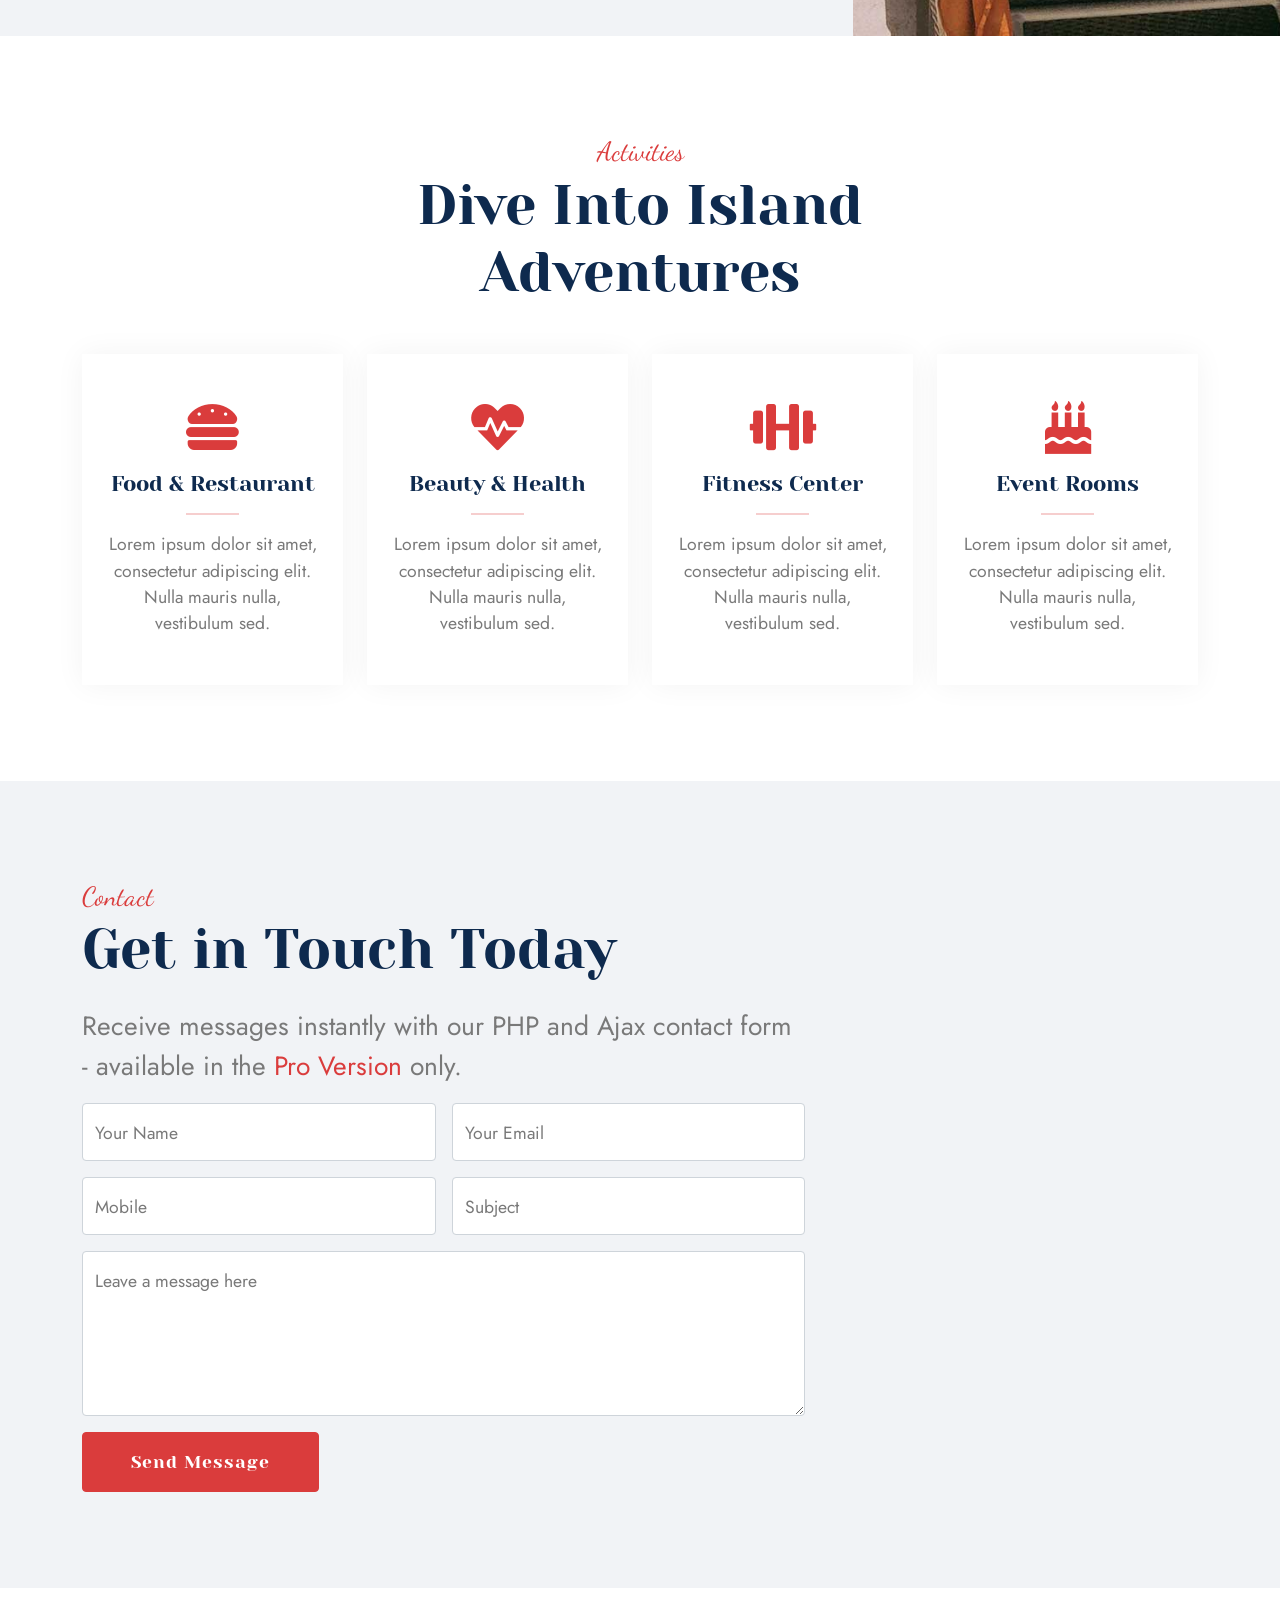
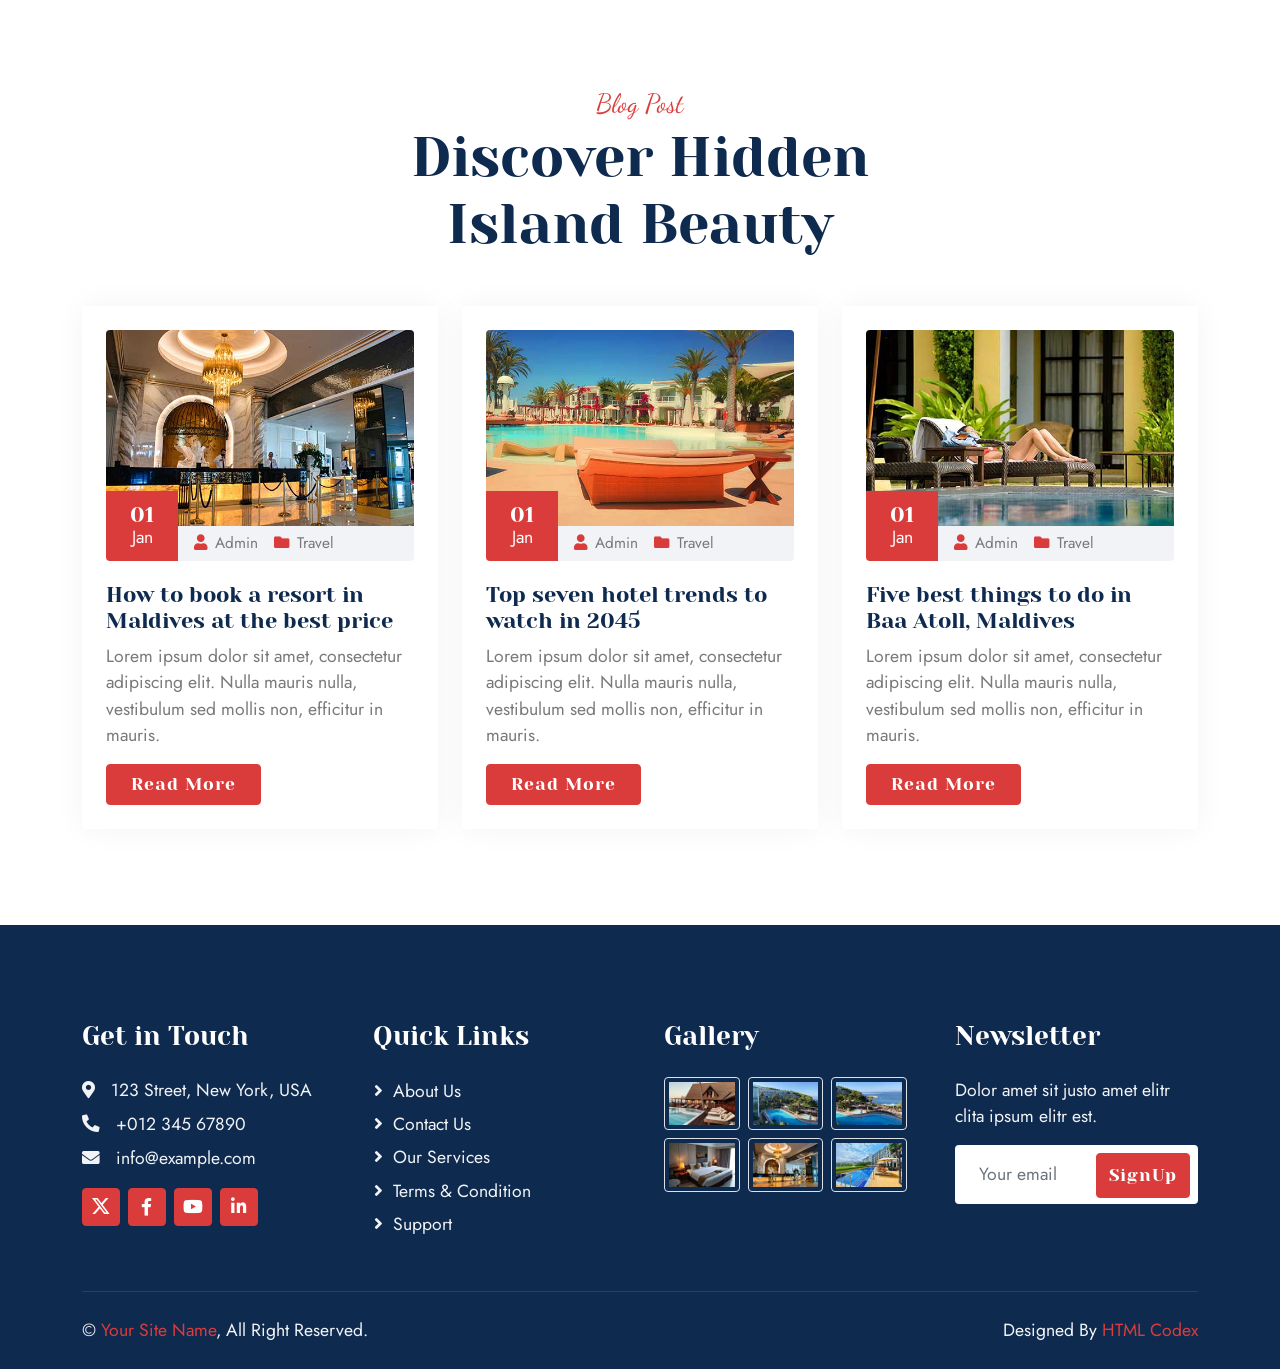
<file: PRO-004/index.html>
<!DOCTYPE html>
<html lang="en">

<head>
    <meta charset="utf-8">
    <title>Coraluxe - Resort Website Template</title>
    <meta content="width=device-width, initial-scale=1.0" name="viewport">
    <meta content="" name="keywords">
    <meta content="" name="description">

    <!-- Favicon -->
    <link href="img/favicon.ico" rel="icon">

    <!-- Google Web Fonts -->
    <link rel="preconnect" href="https://fonts.googleapis.com">
    <link rel="preconnect" href="https://fonts.gstatic.com" crossorigin>
    <link href="https://fonts.googleapis.com/css2?family=Jost&family=Yeseva+One&family=Dancing+Script&display=swap" rel="stylesheet">

    <!-- Icon Font Stylesheet -->
    <link href="https://cdnjs.cloudflare.com/ajax/libs/font-awesome/5.10.0/css/all.min.css" rel="stylesheet">
    <link rel="stylesheet" href="https://cdn.jsdelivr.net/npm/bootstrap-icons@1.13.1/font/bootstrap-icons.min.css">

    <!-- Libraries Stylesheet -->
    <link href="lib/animate/animate.min.css" rel="stylesheet">

    <!-- Customized Bootstrap Stylesheet -->
    <link href="css/bootstrap.min.css" rel="stylesheet">

    <!-- Template Stylesheet -->
    <link href="css/style.css" rel="stylesheet">
</head>

<body>
    <!-- Spinner Start -->
    <div id="spinner" class="show bg-white position-fixed translate-middle w-100 vh-100 top-50 start-50 d-flex align-items-center justify-content-center">
        <div class="spinner-border text-primary" style="width: 3rem; height: 3rem;" role="status">
            <span class="sr-only">Loading...</span>
        </div>
    </div>
    <!-- Spinner End -->


    <!-- Header Start -->
     <div class="container-fluid p-0">
        <nav class="navbar navbar-expand-lg navbar-dark px-lg-5">
            <a href="index.html" class="navbar-brand ms-4 ms-lg-0">
                <h1 class="mb-0 text-primary">Coraluxe</h1>
            </a>
            <button type="button" class="navbar-toggler me-4" data-bs-toggle="collapse" data-bs-target="#navbarCollapse">
                <span class="navbar-toggler-icon"></span>
            </button>
            <div class="collapse navbar-collapse" id="navbarCollapse">
                <div class="navbar-nav mx-auto p-4 p-lg-0">
                    <a href="index.html" class="nav-item nav-link active">Home</a>
                    <a href="https://www.youtube.com/watch?v=h7Z0yKhiB08&pp=ygUFMCBzZWM%3D" class="nav-item nav-link">About</a>
                    <div class="nav-item dropdown">
                        <a href="#" class="nav-link dropdown-toggle" data-bs-toggle="dropdown">Rooms</a>
                        <div class="dropdown-menu m-0">
                            <a href="#" class="dropdown-item">Rooms Grid</a>
                            <a href="#" class="dropdown-item">Room Details</a>
                        </div>
                    </div>
                    <div class="nav-item dropdown">
                        <a href="#" class="nav-link dropdown-toggle" data-bs-toggle="dropdown">Blog</a>
                        <div class="dropdown-menu m-0">
                            <a href="#" class="dropdown-item">Blog Grid</a>
                            <a href="#" class="dropdown-item">Blog Details</a>
                        </div>
                    </div>
                    <div class="nav-item dropdown">
                        <a href="#" class="nav-link dropdown-toggle" data-bs-toggle="dropdown">Pages</a>
                        <div class="dropdown-menu m-0">
                            <a href="#" class="dropdown-item">FAQs</a>
                            <a href="#" class="dropdown-item">Gallery</a>
                            <a href="#" class="dropdown-item">Services</a>
                            <a href="#" class="dropdown-item">Our Staff</a>
                            <a href="#" class="dropdown-item">Offers/Packages</a>
                            <a href="#" class="dropdown-item">Reservation</a>
                            <a href="#" class="dropdown-item">Testimonial</a>
                            <a href="#" class="dropdown-item">404 Page</a>
                        </div>
                    </div>
                    <a href="#" class="nav-item nav-link">Contact</a>
                </div>
                <a class="btn btn-primary d-none d-lg-flex" href="https://htmlcodex.com/downloading/?item=3928">Buy Pro Version</a>
            </div>
        </nav>

        <div id="header-carousel" class="carousel slide" data-bs-ride="carousel">
            <div class="carousel-inner">
                <div class="carousel-item active">
                    <img class="w-100" src="img/carousel-1.jpg" alt="Image">
                    <div class="carousel-caption">
                        <div class="row h-100 align-items-center justify-content-center">
                            <div class="col-10 col-md-8">
                                <h1 class="display-1 text-white animated slideInDown">Escape to Pure Paradise</h1>
                                <p class="fs-3 mb-5 animated slideInDown">Luxury Villas Above Turquoise Waters</p>
                                <a href="" class="btn btn-primary py-3 px-4 animated slideInDown">Explore More</a>
                            </div>
                        </div>
                    </div>
                </div>
                <div class="carousel-item">
                    <img class="w-100" src="img/carousel-2.jpg" alt="Image">
                    <div class="carousel-caption">
                        <div class="row h-100 align-items-center justify-content-center">
                            <div class="col-10 col-md-8">
                                <h1 class="display-1 text-white animated slideInDown">Stay In Island Luxury</h1>
                                <p class="fs-3 mb-5 animated slideInDown">Private Villas With Stunning Views</p>
                                <a href="" class="btn btn-primary py-3 px-4 animated slideInDown">Explore More</a>
                            </div>
                        </div>
                    </div>
                </div>
            </div>
            <button class="carousel-control-prev" type="button" data-bs-target="#header-carousel"
                data-bs-slide="prev">
                <span class="carousel-control-prev-icon" aria-hidden="true"></span>
                <span class="visually-hidden">Previous</span>
            </button>
            <button class="carousel-control-next" type="button" data-bs-target="#header-carousel"
                data-bs-slide="next">
                <span class="carousel-control-next-icon" aria-hidden="true"></span>
                <span class="visually-hidden">Next</span>
            </button>
        </div>
     </div>
    <!-- Header End -->


    <!-- About Start -->
    <div class="container-fluid py-6">
        <div class="container">
            <div class="row g-5">
                <div class="col-lg-5 wow fadeIn" data-wow-delay="0.1s" style="min-height: 400px;">
                    <div class="position-relative h-100">
                        <img class="img-fluid rounded position-absolute w-100 h-100" src="img/about.jpg" style="object-fit: cover;" alt="">
                    </div>
                </div>
                <div class="col-lg-7 wow fadeIn" data-wow-delay="0.3s">
                    <p class="fs-4 font-dancing-script text-primary mb-0">Welcome</p>
                    <h1 class="display-4 mb-0">Coral Crown Resort</h1>
                    <h3>Baa Atoll, Maldives</h3>
                    <h6 class="mb-4">One of the most beautiful coral beaches in the world</h6>
                    <p>Lorem ipsum dolor sit amet, consectetur adipiscing elit. Nulla mauris nulla, vestibulum sed mollis non, efficitur in mauris. Pellentesque habitant morbi tristique senectus et netus et malesuada fames ac turpis egestas. Praesent vitae tempor justo. Curabitur vehicula est vitae tincidunt venenatis.</p>
                    <p class="mb-4">Lorem ipsum dolor sit amet, consectetur adipiscing elit. Nulla mauris nulla, vestibulum sed mollis non, efficitur in mauris. Pellentesque habitant morbi tristique senectus et netus et malesuada fames ac turpis egestas. Praesent vitae tempor justo. Curabitur vehicula est vitae tincidunt venenatis.</p>
                    <img class="img-fluid mb-2" src="img/signature.jpg" alt="">
                    <p class="mb-0">Hotel Manager</p>
                </div>
            </div>
        </div>
    </div>
    <!-- About End -->


    <!-- Fact Start -->
    <div class="container-fluid fact-counter py-5">
        <div class="container">
            <div class="row g-5">
                <div class="col-md-6 col-lg-3 text-center wow fadeIn" data-wow-delay="0.1s">
                    <div class="btn-lg-square bg-primary rounded mx-auto mb-3">
                        <i class="fas fa-door-open text-white"></i>
                    </div>
                    <h1 class="display-5 text-white">1234</h1>
                    <h5 class="text-white mb-0">Total Rooms</h5>
                </div>
                <div class="col-md-6 col-lg-3 text-center wow fadeIn" data-wow-delay="0.3s">
                    <div class="btn-lg-square bg-primary rounded mx-auto mb-3">
                        <i class="fas fa-user-check  text-white"></i>
                    </div>
                    <h1 class="display-5 text-white">1234</h1>
                    <h5 class="text-white mb-0">Happy Guests</h5>
                </div>
                <div class="col-md-6 col-lg-3 text-center wow fadeIn" data-wow-delay="0.5s">
                    <div class="btn-lg-square bg-primary rounded mx-auto mb-3">
                        <i class="fas fa-user-friends text-white"></i>
                    </div>
                    <h1 class="display-5 text-white">1234</h1>
                    <h5 class="text-white mb-0">Team Members</h5>
                </div>
                <div class="col-md-6 col-lg-3 text-center wow fadeIn" data-wow-delay="0.7s">
                    <div class="btn-lg-square bg-primary rounded mx-auto mb-3">
                        <i class="fas fa-trophy text-white"></i>
                    </div>
                    <h1 class="display-5 text-white">1234</h1>
                    <h5 class="text-white mb-0">Award Won</h5>
                </div>
            </div>
        </div>
    </div>
    <!-- Fact Start -->


    <!-- Room Start -->
    <div class="container-fluid py-6">
        <div class="container">
            <div class="text-center mx-auto wow fadeIn" data-wow-delay="0.1s" style="max-width: 600px;">
                <p class="fs-4 font-dancing-script text-primary mb-0">Our Rooms</p>
                <h1 class="display-4 mb-5">Private Villas With Ocean Views</h1>
            </div>
            <div class="row g-4">
                <div class="col-lg-6 col-xl-4 wow fadeIn" data-wow-delay="0.1s">
                    <div class="room-item bg-white rounded d-flex h-100 p-4">
                        <div class="bg-light rounded overflow-hidden flex-shrink-0 d-flex flex-column justify-content-between text-center pb-4 me-3" style="width: 80px">
                            <div class="bg-primary text-white py-3">
                                <h5 class="text-white mb-0">$100</h5>
                                <small>Per Night</small>
                            </div>
                            <div class="text-center mx-auto">
                                <i class="fa fa-bed text-primary"></i>
                                <p class="small mb-0">1 Bed</p>
                            </div>
                            <div class="text-center mx-auto">
                                <i class="fa fa-bath text-primary"></i>
                                <p class="small mb-0">1 Bath</p>
                            </div>
                            <div class="text-center mx-auto">
                                <i class="fa fa-fan text-primary"></i>
                                <p class="small mb-0">AC</p>
                            </div>
                            <div class="text-center mx-auto">
                                <i class="fa fa-wifi text-primary"></i>
                                <p class="small mb-0">Wifi</p>
                            </div>
                        </div>
                        <div class="room-detail">
                            <div class="position-relative rounded overflow-hidden mb-3">
                                <img class="img-fluid w-100" src="img/room-1.jpg" alt="">
                                <div class="position-absolute top-0 start-0 text-white small py-1 px-3">20 X 25 Sqft</div>
                            </div>
                            <a href="#" class="h5 d-inline-block">Honeymoon Villa</a>
                            <p>Lorem ipsum dolor sit amet, consectetur adipiscing elit. Nulla mauris nulla sed mollis non.</p>
                            <a href="#" class="btn btn-primary w-100 py-2">Check Availability</a>
                        </div>
                    </div>
                </div>
                <div class="col-lg-6 col-xl-4 wow fadeIn" data-wow-delay="0.3s">
                    <div class="room-item bg-white rounded d-flex h-100 p-4">
                        <div class="bg-light rounded overflow-hidden flex-shrink-0 d-flex flex-column justify-content-between text-center pb-4 me-3" style="width: 80px">
                            <div class="bg-primary text-white py-3">
                                <h5 class="text-white mb-0">$100</h5>
                                <small>Per Night</small>
                            </div>
                            <div class="text-center mx-auto">
                                <i class="fa fa-bed text-primary"></i>
                                <p class="small mb-0">1 Bed</p>
                            </div>
                            <div class="text-center mx-auto">
                                <i class="fa fa-bath text-primary"></i>
                                <p class="small mb-0">1 Bath</p>
                            </div>
                            <div class="text-center mx-auto">
                                <i class="fa fa-fan text-primary"></i>
                                <p class="small mb-0">AC</p>
                            </div>
                            <div class="text-center mx-auto">
                                <i class="fa fa-wifi text-primary"></i>
                                <p class="small mb-0">Wifi</p>
                            </div>
                        </div>
                        <div class="room-detail">
                            <div class="position-relative rounded overflow-hidden mb-3">
                                <img class="img-fluid w-100" src="img/room-2.jpg" alt="">
                                <div class="position-absolute top-0 start-0 text-white small py-1 px-3">20 X 25 Sqft</div>
                            </div>
                            <a href="#" class="h5 d-inline-block">Deluxe Suite</a>
                            <p>Lorem ipsum dolor sit amet, consectetur adipiscing elit. Nulla mauris nulla sed mollis non.</p>
                            <a href="#" class="btn btn-primary w-100 py-2">Check Availability</a>
                        </div>
                    </div>
                </div>
                <div class="col-lg-6 col-xl-4 wow fadeIn" data-wow-delay="0.5s">
                    <div class="room-item bg-white rounded d-flex h-100 p-4">
                        <div class="bg-light rounded overflow-hidden flex-shrink-0 d-flex flex-column justify-content-between text-center pb-4 me-3" style="width: 80px">
                            <div class="bg-primary text-white py-3">
                                <h5 class="text-white mb-0">$100</h5>
                                <small>Per Night</small>
                            </div>
                            <div class="text-center mx-auto">
                                <i class="fa fa-bed text-primary"></i>
                                <p class="small mb-0">1 Bed</p>
                            </div>
                            <div class="text-center mx-auto">
                                <i class="fa fa-bath text-primary"></i>
                                <p class="small mb-0">1 Bath</p>
                            </div>
                            <div class="text-center mx-auto">
                                <i class="fa fa-fan text-primary"></i>
                                <p class="small mb-0">AC</p>
                            </div>
                            <div class="text-center mx-auto">
                                <i class="fa fa-wifi text-primary"></i>
                                <p class="small mb-0">Wifi</p>
                            </div>
                        </div>
                        <div class="room-detail">
                            <div class="position-relative rounded overflow-hidden mb-3">
                                <img class="img-fluid w-100" src="img/room-3.jpg" alt="">
                                <div class="position-absolute top-0 start-0 text-white small py-1 px-3">20 X 25 Sqft</div>
                            </div>
                            <a href="#" class="h5 d-inline-block">Sea View Room</a>
                            <p>Lorem ipsum dolor sit amet, consectetur adipiscing elit. Nulla mauris nulla sed mollis non.</p>
                            <a href="#" class="btn btn-primary w-100 py-2">Check Availability</a>
                        </div>
                    </div>
                </div>
            </div>
        </div>
    </div>
    <!-- Room End -->


    <!-- Feature Start -->
    <div class="container-fluid bg-light overflow-hidden px-lg-0">
        <div class="container feature px-lg-0">
            <div class="row g-0 mx-lg-0">
                <div class="col-lg-8 feature-text py-5 wow fadeIn" data-wow-delay="0.1s">
                    <div class="p-lg-5 ps-lg-0">
                        <p class="fs-4 font-dancing-script text-primary mb-0">Feature</p>
                        <h1 class="display-4 mb-4">Relax. Refresh. Renew.</h1>
                        <p class="mb-4 pb-2">Lorem ipsum dolor sit amet, consectetur adipiscing elit. Nulla mauris nulla, vestibulum sed mollis non, efficitur in mauris. Pellentesque habitant morbi tristique senectus et netus et malesuada fames ac turpis egestas. Praesent vitae tempor justo. Curabitur vehicula est vitae tincidunt venenatis.</p>
                        <div class="row g-4">
                            <div class="col-md-6">
                                <div class="d-flex">
                                    <i class="fas fa-car fa-3x text-primary"></i>
                                    <div class="ms-3">
                                        <h5 class="mb-1">Pick & Drop Facility</h5>
                                        <span>Lorem ipsum dolor sit amet, consectetur adipiscing elit. Nulla mauris nulla.</span>
                                    </div>
                                </div>
                            </div>
                            <div class="col-md-6">
                                <div class="d-flex">
                                    <i class="fas fa-hamburger fa-3x text-primary"></i>
                                    <div class="ms-3">
                                        <h5 class="mb-1">Breakfast Included</h5>
                                        <span>Lorem ipsum dolor sit amet, consectetur adipiscing elit. Nulla mauris nulla.</span>
                                    </div>
                                </div>
                            </div>
                            <div class="col-md-6">
                                <div class="d-flex">
                                    <i class="fas fa-wifi fa-3x text-primary"></i>
                                    <div class="ms-3">
                                        <h5 class="mb-1">High Speed Wifi</h5>
                                        <span>Lorem ipsum dolor sit amet, consectetur adipiscing elit. Nulla mauris nulla.</span>
                                    </div>
                                </div>
                            </div>
                            <div class="col-md-6">
                                <div class="d-flex">
                                    <i class="fas fa-swimmer fa-3x text-primary"></i>
                                    <div class="ms-3">
                                        <h5 class="mb-1">Swimming Pool</h5>
                                        <span>Lorem ipsum dolor sit amet, consectetur adipiscing elit. Nulla mauris nulla.</span>
                                    </div>
                                </div>
                            </div>
                        </div>
                    </div>
                </div>
                <div class="col-lg-4 pe-lg-0 wow fadeIn" data-wow-delay="0.5s" style="min-height: 400px;">
                    <div class="position-relative h-100">
                        <img class="position-absolute img-fluid w-100 h-100" src="img/feature.jpg" style="object-fit: cover;" alt="">
                    </div>
                </div>
            </div>
        </div>
    </div>
    <!-- Feature End -->


    <!-- Service Start -->
    <div class="container-fluid py-6">
        <div class="container">
            <div class="text-center mx-auto wow fadeIn" data-wow-delay="0.1s" style="max-width: 600px;">
                <p class="fs-4 font-dancing-script text-primary mb-0">Activities</p>
                <h1 class="display-4 mb-5">Dive Into Island Adventures</h1>
            </div>
            <div class="row g-4">
                <div class="col-md-6 col-lg-4 col-xl-3 wow fadeIn" data-wow-delay="0.1s">
                    <div class="service-item rounded text-center h-100 px-4 py-5">
                        <i class="fas fa-hamburger fa-3x text-primary mb-3"></i>
                        <h5>Food & Restaurant</h5>
                        <hr class="w-25 mx-auto text-primary" style="height: 2px;">
                        <span>Lorem ipsum dolor sit amet, consectetur adipiscing elit. Nulla mauris nulla, vestibulum sed.</span> 
                    </div>
                </div>
                <div class="col-md-6 col-lg-4 col-xl-3 wow fadeIn" data-wow-delay="0.2s">
                    <div class="service-item rounded text-center h-100 px-4 py-5">
                        <i class="fas fa-heartbeat fa-3x text-primary mb-3"></i>
                        <h5>Beauty & Health</h5>
                        <hr class="w-25 mx-auto text-primary" style="height: 2px;">
                        <span>Lorem ipsum dolor sit amet, consectetur adipiscing elit. Nulla mauris nulla, vestibulum sed.</span> 
                    </div>
                </div>
                <div class="col-md-6 col-lg-4 col-xl-3 wow fadeIn" data-wow-delay="0.3s">
                    <div class="service-item rounded text-center h-100 px-4 py-5">
                        <i class="fas fa-dumbbell fa-3x text-primary mb-3"></i>
                        <h5>Fitness Center</h5>
                        <hr class="w-25 mx-auto text-primary" style="height: 2px;">
                        <span>Lorem ipsum dolor sit amet, consectetur adipiscing elit. Nulla mauris nulla, vestibulum sed.</span> 
                    </div>
                </div>
                <div class="col-md-6 col-lg-4 col-xl-3 wow fadeIn" data-wow-delay="0.4s">
                    <div class="service-item rounded text-center h-100 px-4 py-5">
                        <i class="fas fa-birthday-cake fa-3x text-primary mb-3"></i>
                        <h5>Event Rooms</h5>
                        <hr class="w-25 mx-auto text-primary" style="height: 2px;">
                        <span>Lorem ipsum dolor sit amet, consectetur adipiscing elit. Nulla mauris nulla, vestibulum sed.</span> 
                    </div>
                </div>
            </div>
        </div>
    </div>
    <!-- Service Start -->


    <!-- Contact Start -->
    <div class="container-fluid bg-light overflow-hidden px-lg-0">
        <div class="container contact px-lg-0">
            <div class="row g-0 mx-lg-0">
                <div class="col-lg-8 contact-text py-5 wow fadeIn" data-wow-delay="0.3s">
                    <div class="p-lg-5 ps-lg-0">
                        <p class="fs-4 font-dancing-script text-primary mb-0">Contact</p>
                        <h1 class="display-4 mb-4">Get in Touch Today</h1>
                        <p class="fs-4">Receive messages instantly with our PHP and Ajax contact form - available in the <a href="https://htmlcodex.com/downloading/?item=3928">Pro Version</a> only.</p>
                        <div class="row g-3">
                            <div class="col-sm-6 control-group">
                                <div class="form-floating">
                                    <input type="text" class="form-control" id="name" placeholder="Your Name" />
                                    <label for="name">Your Name</label>
                                </div>
                            </div>
                            <div class="col-sm-6 control-group">
                                <div class="form-floating">
                                    <input type="email" class="form-control" id="email" placeholder="Your Email" />
                                    <label for="email">Your Email</label>
                                </div>
                            </div>
                            <div class="col-sm-6 control-group">
                                <div class="form-floating">
                                    <input type="text" class="form-control" id="mobile" placeholder="Mobile" />
                                    <label for="mobile">Mobile</label>
                                </div>
                            </div>
                            <div class="col-sm-6 control-group">
                                <div class="form-floating">
                                    <input type="text" class="form-control" id="subject" placeholder="Subject" />
                                    <label for="subject">Subject</label>
                                </div>
                            </div>
                            <div class="col-12 control-group">
                                <div class="form-floating">
                                    <textarea style="height: 165px" class="form-control" id="message" placeholder="Message"></textarea>
                                    <label for="message">Leave a message here</label>
                                </div>
                            </div>
                            <div class="col-12">
                                <button class="btn btn-primary py-3 px-5">Send Message</button>
                            </div>
                        </div>
                    </div>
                </div>
                <div class="col-lg-4 pe-lg-0" style="min-height: 400px;">
                    <div class="position-relative h-100">
                        <iframe class="position-absolute w-100 h-100" style="object-fit: cover;"
                        src="https://www.google.com/maps/embed?pb=!1m18!1m12!1m3!1d3001156.4288297426!2d-78.01371936852176!3d42.72876761954724!2m3!1f0!2f0!3f0!3m2!1i1024!2i768!4f13.1!3m3!1m2!1s0x4ccc4bf0f123a5a9%3A0xddcfc6c1de189567!2sNew%20York%2C%20USA!5e0!3m2!1sen!2sbd!4v1603794290143!5m2!1sen!2sbd"
                        frameborder="0" allowfullscreen="" aria-hidden="false"
                        tabindex="0"></iframe>
                    </div>
                </div>
            </div>
        </div>
    </div>
    <!-- Contact End -->


    <!-- Blog Start -->
    <div class="container-fluid py-6">
        <div class="container">
            <div class="text-center mx-auto wow fadeIn" data-wow-delay="0.1s" style="max-width: 600px;">
                <p class="fs-4 font-dancing-script text-primary mb-0">Blog Post</p>
                <h1 class="display-4 mb-5">Discover Hidden Island Beauty</h1>
            </div>
            <div class="row g-4">
                <div class="col-md-6 col-lg-4 wow fadeIn" data-wow-delay="0.1s">
                    <div class="blog-item rounded h-100 p-4">
                        <div class="blog-img position-relative">
                            <img class="img-fluid w-100 rounded-top" src="img/blog-1.jpg" alt="">
                            <div class="blog-meta d-flex rounded-bottom overflow-hidden">
                                <div class="flex-shrink-0 d-flex flex-column justify-content-center text-center bg-primary px-4">
                                    <h5 class="text-white mb-n1">01</h5>
                                    <p class="text-white mb-0">Jan</p>
                                </div>
                                <div class="bg-light w-100 h-50 d-flex align-items-center align-self-end">
                                    <small class="ms-3"><i class="fa fa-user text-primary me-2"></i>Admin</small>
                                    <small class="ms-3"><i class="fa fa-folder text-primary me-2"></i>Travel</small>
                                </div>
                            </div>
                        </div>
                        <a href="#" class="h5 d-inline-block">How to book a resort in Maldives at the best price</a>
                        <p>Lorem ipsum dolor sit amet, consectetur adipiscing elit. Nulla mauris nulla, vestibulum sed mollis non, efficitur in mauris.</p>
                        <a href="" class="btn btn-primary px-4">Read More</a>
                    </div>
                </div>
                <div class="col-md-6 col-lg-4 wow fadeIn" data-wow-delay="0.3s">
                    <div class="blog-item rounded h-100 p-4">
                        <div class="blog-img position-relative">
                            <img class="img-fluid w-100 rounded-top" src="img/blog-2.jpg" alt="">
                            <div class="blog-meta d-flex rounded-bottom overflow-hidden">
                                <div class="flex-shrink-0 d-flex flex-column justify-content-center text-center bg-primary px-4">
                                    <h5 class="text-white mb-n1">01</h5>
                                    <p class="text-white mb-0">Jan</p>
                                </div>
                                <div class="bg-light w-100 h-50 d-flex align-items-center align-self-end">
                                    <small class="ms-3"><i class="fa fa-user text-primary me-2"></i>Admin</small>
                                    <small class="ms-3"><i class="fa fa-folder text-primary me-2"></i>Travel</small>
                                </div>
                            </div>
                        </div>
                        <a href="#" class="h5 d-inline-block">Top seven hotel trends to watch in 2045</a>
                        <p>Lorem ipsum dolor sit amet, consectetur adipiscing elit. Nulla mauris nulla, vestibulum sed mollis non, efficitur in mauris.</p>
                        <a href="" class="btn btn-primary px-4">Read More</a>
                    </div>
                </div>
                <div class="col-md-6 col-lg-4 wow fadeIn" data-wow-delay="0.5s">
                    <div class="blog-item rounded h-100 p-4">
                        <div class="blog-img position-relative">
                            <img class="img-fluid w-100 rounded-top" src="img/blog-3.jpg" alt="">
                            <div class="blog-meta d-flex rounded-bottom overflow-hidden">
                                <div class="flex-shrink-0 d-flex flex-column justify-content-center text-center bg-primary px-4">
                                    <h5 class="text-white mb-n1">01</h5>
                                    <p class="text-white mb-0">Jan</p>
                                </div>
                                <div class="bg-light w-100 h-50 d-flex align-items-center align-self-end">
                                    <small class="ms-3"><i class="fa fa-user text-primary me-2"></i>Admin</small>
                                    <small class="ms-3"><i class="fa fa-folder text-primary me-2"></i>Travel</small>
                                </div>
                            </div>
                        </div>
                        <a href="#" class="h5 d-inline-block">Five best things to do in Baa Atoll, Maldives</a>
                        <p>Lorem ipsum dolor sit amet, consectetur adipiscing elit. Nulla mauris nulla, vestibulum sed mollis non, efficitur in mauris.</p>
                        <a href="" class="btn btn-primary px-4">Read More</a>
                    </div>
                </div>
            </div>
        </div>
    </div>
    <!-- Blog End -->


    <!-- Footer Start -->
    <div class="container-fluid bg-dark text-light footer pt-5 wow fadeIn" data-wow-delay="0.1s">
        <div class="container py-5">
            <div class="row g-5">
                <div class="col-lg-3 col-md-6">
                    <h4 class="text-white mb-4">Get in Touch</h4>
                    <p class="mb-2"><i class="fa fa-map-marker-alt me-3"></i>123 Street, New York, USA</p>
                    <p class="mb-2"><i class="fa fa-phone-alt me-3"></i>+012 345 67890</p>
                    <p class="mb-2"><i class="fa fa-envelope me-3"></i>info@example.com</p>
                    <div class="d-flex pt-2">
                        <a class="btn btn-square btn-primary me-2" href=""><i class="bi bi-twitter-x"></i></a>
                        <a class="btn btn-square btn-primary me-2" href=""><i class="fab fa-facebook-f"></i></a>
                        <a class="btn btn-square btn-primary me-2" href=""><i class="fab fa-youtube"></i></a>
                        <a class="btn btn-square btn-primary me-2" href=""><i class="fab fa-linkedin-in"></i></a>
                    </div>
                </div>
                <div class="col-lg-3 col-md-6">
                    <h4 class="text-white mb-4">Quick Links</h4>
                    <a class="btn btn-link" href="">About Us</a>
                    <a class="btn btn-link" href="">Contact Us</a>
                    <a class="btn btn-link" href="">Our Services</a>
                    <a class="btn btn-link" href="">Terms & Condition</a>
                    <a class="btn btn-link" href="">Support</a>
                </div>
                <div class="col-lg-3 col-md-6">
                    <h4 class="text-white mb-4">Gallery</h4>
                    <div class="row g-2">
                        <div class="col-4">
                            <img class="img-fluid rounded border p-1 w-100" src="img/gallery-sm-1.jpg" alt="">
                        </div>
                        <div class="col-4">
                            <img class="img-fluid rounded border p-1 w-100" src="img/gallery-sm-2.jpg" alt="">
                        </div>
                        <div class="col-4">
                            <img class="img-fluid rounded border p-1 w-100" src="img/gallery-sm-3.jpg" alt="">
                        </div>
                        <div class="col-4">
                            <img class="img-fluid rounded border p-1 w-100" src="img/gallery-sm-4.jpg" alt="">
                        </div>
                        <div class="col-4">
                            <img class="img-fluid rounded border p-1 w-100" src="img/gallery-sm-5.jpg" alt="">
                        </div>
                        <div class="col-4">
                            <img class="img-fluid rounded border p-1 w-100" src="img/gallery-sm-6.jpg" alt="">
                        </div>
                    </div>
                </div>
                <div class="col-lg-3 col-md-6">
                    <h4 class="text-white mb-4">Newsletter</h4>
                    <p>Dolor amet sit justo amet elitr clita ipsum elitr est.</p>
                    <div class="position-relative">
                        <input class="form-control border-0 w-100 py-3 ps-4 pe-5" type="text" placeholder="Your email">
                        <button type="button" class="btn btn-primary py-2 position-absolute top-0 end-0 mt-2 me-2">SignUp</button>
                    </div>
                </div>
            </div>
        </div>
        <div class="container">
            <div class="copyright">
                <div class="row">
                    <div class="col-md-6 text-center text-md-start mb-3 mb-md-0">
                        &copy; <a href="#">Your Site Name</a>, All Right Reserved.
                    </div>
                    <div class="col-md-6 text-center text-md-end">
                        <!--/*** The author’s attribution link below must remain intact on your website. ***/-->
                        <!--/*** If you wish to remove this credit link, please purchase the Pro Version from https://htmlcodex.com/downloading/?item=3928 ***/-->
                        Designed By <a href="https://htmlcodex.com">HTML Codex</a>
                    </div>
                </div>
            </div>
        </div>
    </div>
    <!-- Footer End -->


    <!-- Back to Top -->
    <a href="#" class="btn btn-primary btn-lg-square back-to-top"><i class="bi bi-arrow-up"></i></a>


    <!-- JavaScript Libraries -->
    <script src="https://code.jquery.com/jquery-3.4.1.min.js"></script>
    <script src="https://cdn.jsdelivr.net/npm/bootstrap@5.0.0/dist/js/bootstrap.bundle.min.js"></script>
    <script src="lib/wow/wow.min.js"></script>
    <script src="lib/easing/easing.min.js"></script>
    <script src="lib/waypoints/waypoints.min.js"></script>

    <!-- Template Javascript -->
    <script src="js/main.js"></script>
</body>

</html>
</file>
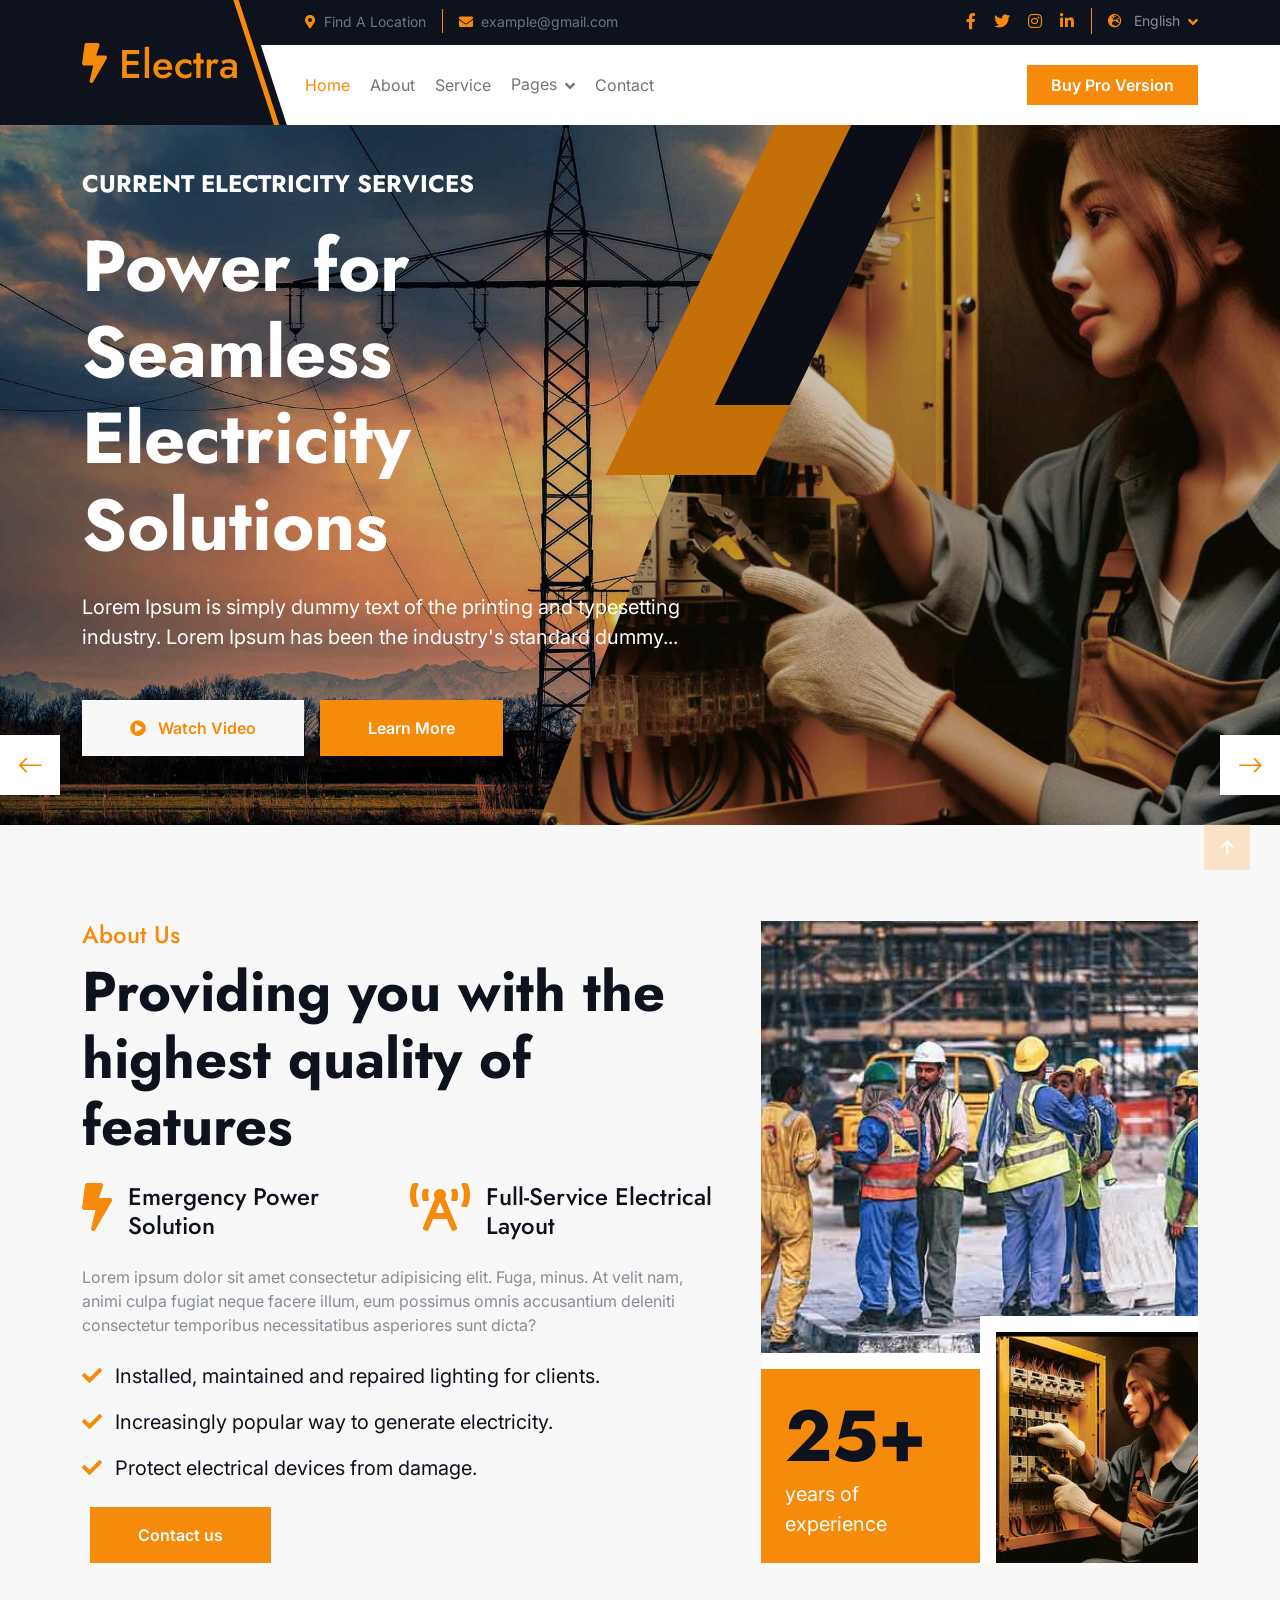
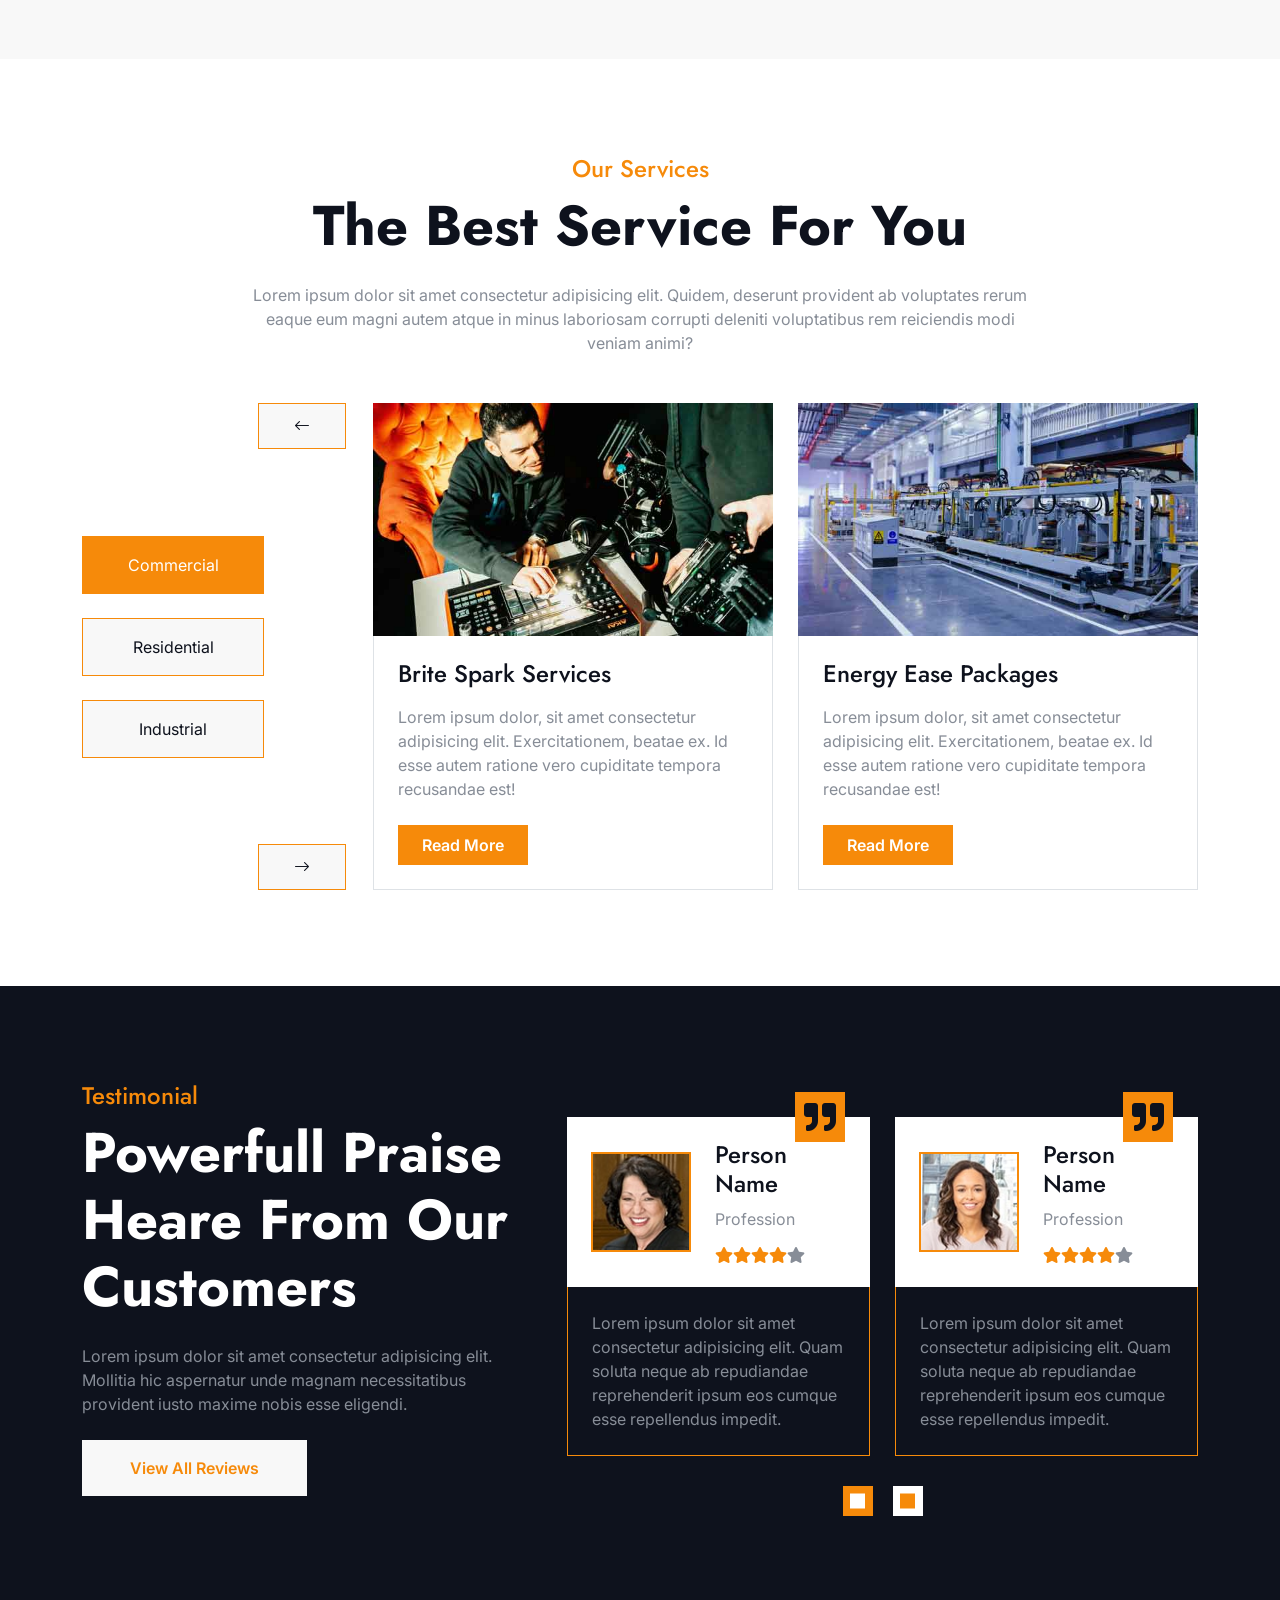
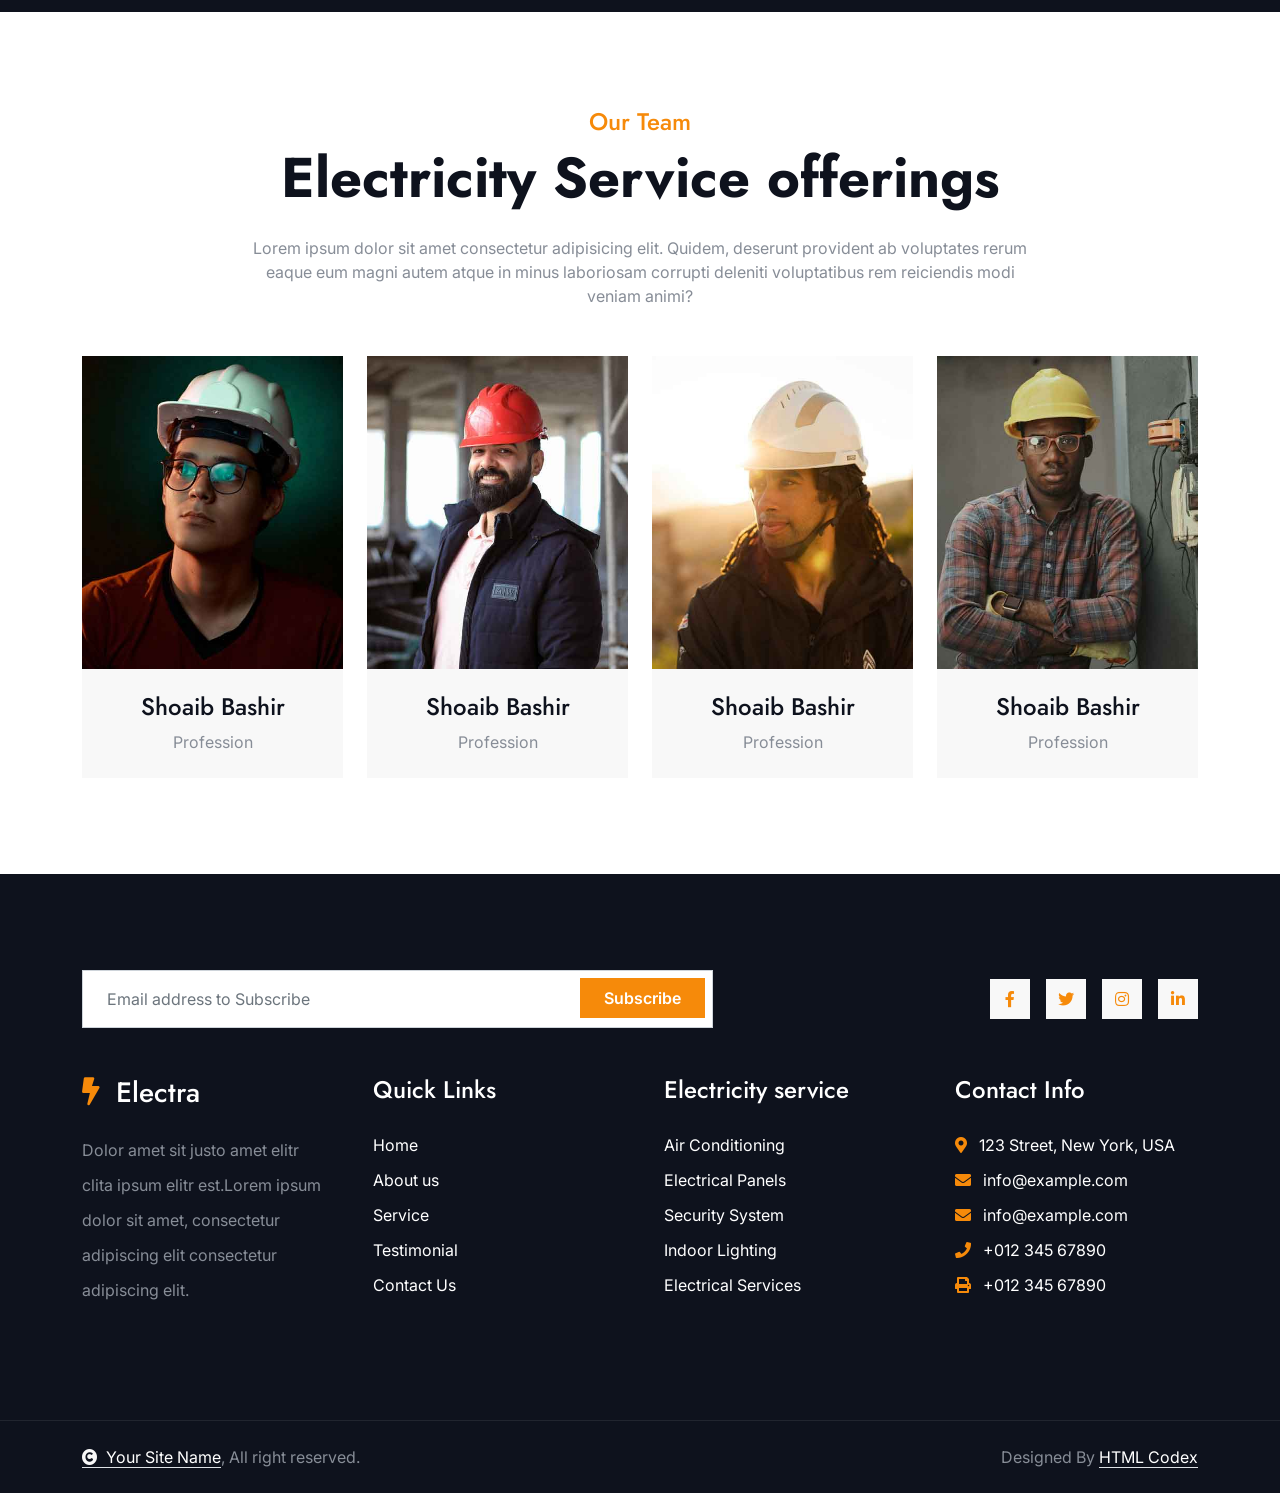
<file: PRO-005/index.html>
<!DOCTYPE html>
<html lang="en">

    <head>
        <meta charset="utf-8">
        <title>Electra - Electrical Website Template</title>
        <meta content="width=device-width, initial-scale=1.0" name="viewport">
        <meta content="" name="keywords">
        <meta content="" name="description">

        <!-- Google Web Fonts -->
        <link rel="preconnect" href="https://fonts.googleapis.com">
        <link rel="preconnect" href="https://fonts.gstatic.com" crossorigin>
        <link href="https://fonts.googleapis.com/css2?family=Inter:wght@100..900&family=Edu+TAS+Beginner:wght@400..700&family=Jost:ital,wght@0,100..900;1,100..900&display=swap" rel="stylesheet">

        <!-- Icon Font Stylesheet -->
        <link rel="stylesheet" href="https://use.fontawesome.com/releases/v5.15.4/css/all.css"/>
        <link href="https://cdn.jsdelivr.net/npm/bootstrap-icons@1.4.1/font/bootstrap-icons.css" rel="stylesheet">

        <!-- Libraries Stylesheet -->
        <link rel="stylesheet" href="lib/animate/animate.min.css"/>
        <link href="lib/owlcarousel/assets/owl.carousel.min.css" rel="stylesheet">


        <!-- Customized Bootstrap Stylesheet -->
        <link href="css/bootstrap.min.css" rel="stylesheet">

        <!-- Template Stylesheet -->
        <link href="css/style.css" rel="stylesheet">
    </head>

    <body>

        <!-- Spinner Start -->
        <div id="spinner" class="show bg-white position-fixed translate-middle w-100 vh-100 top-50 start-50 d-flex align-items-center justify-content-center">
            <div class="spinner-border text-primary" style="width: 3rem; height: 3rem;" role="status">
                <span class="sr-only">Loading...</span>
            </div>
        </div>
        <!-- Spinner End -->

        

        <!-- Navbar & Hero Start -->
        <div class="container-fluid header-top">
            <div class="container d-flex align-items-center">
                <div class="d-flex align-items-center h-100">
                    <a href="https://www.youtube.com/watch?v=h7Z0yKhiB08&pp=ygUFMCBzZWM%3D" class="navbar-brand" style="height: 125px;">
                        <h1 class="text-primary mb-0"><i class="fas fa-bolt"></i> Electra</h1>
                        <!-- <img src="img/logo.png" alt="Logo"> -->
                    </a>
                </div>
                <div class="w-100 h-100">
                    <div class="topbar px-0 py-2 d-none d-lg-block" style="height: 45px;">
                        <div class="row gx-0 align-items-center">
                            <div class="col-lg-8 text-center text-lg-center mb-lg-0">
                                <div class="d-flex flex-wrap">
                                    <div class="border-end border-primary pe-3">
                                        <a href="#" class="text-muted small"><i class="fas fa-map-marker-alt text-primary me-2"></i>Find A Location</a>
                                    </div>
                                    <div class="ps-3">
                                        <a href="mailto:example@gmail.com" class="text-muted small"><i class="fas fa-envelope text-primary me-2"></i>example@gmail.com</a>
                                    </div>
                                </div>
                            </div>
                            <div class="col-lg-4 text-center text-lg-end">
                                <div class="d-flex justify-content-end">
                                    <div class="d-flex border-end border-primary pe-3">
                                        <a class="btn p-0 text-primary me-3" href="#"><i class="fab fa-facebook-f"></i></a>
                                        <a class="btn p-0 text-primary me-3" href="#"><i class="fab fa-twitter"></i></a>
                                        <a class="btn p-0 text-primary me-3" href="#"><i class="fab fa-instagram"></i></a>
                                        <a class="btn p-0 text-primary me-0" href="#"><i class="fab fa-linkedin-in"></i></a>
                                    </div>
                                    <div class="dropdown ms-3">
                                        <a href="#" class="dropdown-toggle text-white" data-bs-toggle="dropdown"><small class="text-body"><i class="fas fa-globe-europe text-primary me-2"></i> English</small></a>
                                        <div class="dropdown-menu">
                                            <a href="#" class="dropdown-item">English</a>
                                            <a href="#" class="dropdown-item">Bangla</a>
                                            <a href="#" class="dropdown-item">French</a>
                                            <a href="#" class="dropdown-item">Spanish</a>
                                            <a href="#" class="dropdown-item">Arabic</a>
                                        </div>
                                    </div>
                                </div>
                            </div>
                        </div>
                    </div>
                    <div class="nav-bar px-0 py-lg-0" style="height: 80px;">
                        <nav class="navbar navbar-expand-lg navbar-light d-flex justify-content-lg-end">
                            <a href="#" class="navbar-brand-2">
                                <h1 class="text-primary mb-0"><i class="fas fa-bolt"></i> Electra</h1>
                                <!-- <img src="img/logo.png" alt="Logo"> -->
                            </a>  
                            <button class="navbar-toggler" type="button" data-bs-toggle="collapse" data-bs-target="#navbarCollapse">
                                <span class="fa fa-bars"></span>
                            </button>
                            <div class="collapse navbar-collapse" id="navbarCollapse">
                                <div class="navbar-nav mx-0 mx-lg-auto bg-white">
                                    <a href="index.html" class="nav-item nav-link active">Home</a>
                                    <a href="about.html" class="nav-item nav-link">About</a>
                                    <a href="service.html" class="nav-item nav-link">Service</a>
                                    <div class="nav-item dropdown">
                                        <a href="#" class="nav-link" data-bs-toggle="dropdown">
                                            <span class="dropdown-toggle">Pages</span>
                                        </a>
                                        <div class="dropdown-menu">
                                            <a href="team.html" class="dropdown-item">Our team</a>
                                            <a href="testimonial.html" class="dropdown-item">Testimonial</a>
                                            <a href="404.html" class="dropdown-item">404 Page</a>
                                        </div>
                                    </div>
                                    <a href="contact.html" class="nav-item nav-link">Contact</a>
                                    <div class="nav-btn ps-3">
                                        <a href="https://htmlcodex.com/downloading/?item=3464" class="btn btn-primary py-2 px-4 ms-0 ms-lg-3"> Buy Pro Version</a>
                                    </div>
                                </div>
                            </div>
                        </nav>
                    </div>
                </div>
            </div>
        </div>
        <!-- Navbar & Hero End -->


        <!-- Carousel Start -->
        <div class="header-carousel owl-carousel overflow-hidden">
            <div class="header-carousel-item hero-section">
                <div class="hero-bg-half-1"></div>
                <div class="hero-shape-1"></div>
                <div class="carousel-caption">
                    <div class="container">
                        <div class="row g-4 align-items-center">
                            <div class="col-lg-7 animated fadeInLeft">
                                <div class="text-sm-center text-md-start">
                                    <h4 class="text-white text-uppercase fw-bold mb-4">Current Electricity Services</h4>
                                    <h1 class="display-2 text-white mb-4">Power for Seamless Electricity Solutions</h1>
                                    <p class="mb-5 fs-5">Lorem Ipsum is simply dummy text of the printing and typesetting industry. Lorem Ipsum has been the industry's standard dummy... 
                                    </p>
                                    <div class="d-flex justify-content-center justify-content-md-start flex-shrink-0 mb-4">
                                        <a class="btn btn-light py-3 px-4 px-md-5 me-2" href="#"><i class="fas fa-play-circle me-2"></i> Watch Video</a>
                                        <a class="btn btn-primary py-3 px-4 px-md-5 ms-2" href="#">Learn More</a>
                                    </div>
                                </div>
                            </div>
                        </div>
                    </div>
                </div>
            </div>
            <div class="header-carousel-item hero-section">
                <div class="hero-bg-half-2"></div>
                <div class="hero-shape-2"></div>
                <div class="carousel-caption">
                    <div class="container">
                        <div class="row g-4 align-items-center">
                            <div class="col-lg-7 animated fadeInLeft">
                                <div class="text-sm-center text-md-start">
                                    <h4 class="text-white text-uppercase fw-bold mb-4">Current Electricity Services</h4>
                                    <h1 class="display-2 text-white mb-4">Experience the power of professionalism</h1>
                                    <p class="mb-5 fs-5">Lorem Ipsum is simply dummy text of the printing and typesetting industry. Lorem Ipsum has been the industry's standard dummy... 
                                    </p>
                                    <div class="d-flex justify-content-center justify-content-md-start flex-shrink-0 mb-4">
                                        <a class="btn btn-light py-3 px-4 px-md-5 me-2" href="#"><i class="fas fa-play-circle me-2"></i> Watch Video</a>
                                        <a class="btn btn-primary py-3 px-4 px-md-5 ms-2" href="#">Learn More</a>
                                    </div>
                                </div>
                            </div>
                        </div>
                    </div>
                </div>
            </div>
        </div>
        <!-- Carousel End -->


        <!-- About Start -->
        <div class="container-fluid about bg-light py-5">
            <div class="container py-5">
                <div class="row g-5">
                    <div class="col-lg-7 wow fadeInLeft" data-wow-delay="0.2s">
                        <div class="h-100">
                            <h4 class="text-primary">About Us</h4>
                            <h1 class="display-4 mb-4">Providing you with the highest quality of features</h1>
                            <div class="row g-4 mb-4">
                                <div class="col-md-6">
                                    <a href="#" class="d-flex">
                                        <span class="fas fa-bolt fa-3x me-3"></span>
                                        <h4 class="mb-0">Emergency Power Solution</h4>
                                    </a>
                                </div>
                                <div class="col-md-6">
                                    <a href="#" class="d-flex">
                                        <span class="fas fa-broadcast-tower fa-3x me-3"></span>
                                        <h4 class="mb-0">Full-Service Electrical Layout</h4>
                                    </a>
                                </div>
                            </div>
                            <p class="mb-4">Lorem ipsum dolor sit amet consectetur adipisicing elit. Fuga, minus. At velit nam, animi culpa fugiat neque facere illum, eum possimus omnis accusantium deleniti consectetur temporibus necessitatibus asperiores sunt dicta?
                            </p>
                            <div class="text-dark mb-4">
                                <p class="fs-5"><span class="fa fa-check text-primary me-2"></span> Installed, maintained and repaired lighting for clients.</p>
                                <p class="fs-5"><span class="fa fa-check text-primary me-2"></span> Increasingly popular way to generate electricity.</p>
                                <p class="fs-5"><span class="fa fa-check text-primary me-2"></span> Protect electrical devices from damage.</p>
                            </div>
                            <a class="btn btn-primary py-3 px-4 px-md-5 ms-2" href="#">Contact us</a>
                        </div>
                    </div>
                    <div class="col-lg-5 wow fadeInRight" data-wow-delay="0.2s">
                        <div class="position-relative h-100">
                            <img src="img/about-1.jpg" class="img-fluid w-100 h-100" style="object-fit: cover;" alt="">
                            <div class="bg-white">
                                <div class="position-absolute pt-3 bg-white" style="width: 50%; left: 0; bottom: 0;">
                                    <div class="bg-primary p-4">
                                        <h4 class="display-2 mb-0">25+</h4>
                                        <p class="text-white fs-5 mb-0">years of experience</p>
                                    </div>
                                </div>
                                <div class="position-absolute p-3 bg-white pb-0 pe-0" style="width: 50%; bottom: 0; right: 0;">
                                    <img src="img/about-2.jpg" class="img-fluid" alt="">
                                </div>
                            </div>
                        </div>
                    </div>
                </div>
            </div>
        </div>
        <!-- About End -->


        <!-- Services Start -->
        <div class="container-fluid service py-5">
            <div class="container py-5">
                <div class="d-flex flex-column mx-auto text-center mb-5 wow fadeInUp" data-wow-delay="0.2s" style="max-width: 800px;">
                    <h4 class="text-primary">Our Services</h4>
                    <h1 class="display-4 mb-4">The Best Service For You</h1>
                    <p class="mb-0">Lorem ipsum dolor sit amet consectetur adipisicing elit. Quidem, deserunt provident ab voluptates rerum eaque eum magni autem atque in minus laboriosam corrupti deleniti voluptatibus rem reiciendis modi veniam animi?
                    </p>
                </div>
                <div class="row g-5 align-items-center">
                    <div class="col-lg-3 wow fadeInLeft" data-wow-delay="0.2s">
                        <ul class="nav">
                            <li class="nav-item me-lg-0 mb-4">
                                <a class="py-3 px-5 active" data-bs-toggle="pill" href="#ServiceTab-1">
                                    <span>Commercial</span>
                                </a>
                            </li>
                            <li class="nav-item me-lg-0 mb-4">
                                <a class="py-3 px-5" data-bs-toggle="pill" href="#ServiceTab-2">
                                    <span>Residential</span>
                                </a>
                            </li>
                            <li class="nav-item me-lg-0 mb-4 mb-lg-0">
                                <a class="py-3 px-5" data-bs-toggle="pill" href="#ServiceTab-3">
                                    <span>Industrial</span>
                                </a>
                            </li>
                        </ul>
                    </div>
                    <div class="col-lg-9 wow fadeInRight" data-wow-delay="0.3s">
                        <div class="tab-content">
                            <div id="ServiceTab-1" class="tab-pane fade show p-0 active">
                                <div class="service-carousel owl-carousel">
                                    <div class="service-item">
                                        <img src="img/commercial-1.jpg" class="img-fluid w-100" alt="">
                                        <div class="border border-top-0 p-4">
                                            <h4 class="mb-3">Brite Spark Services</h4>
                                            <p class="mb-4">Lorem ipsum dolor, sit amet consectetur adipisicing elit. Exercitationem, beatae ex. Id esse autem ratione vero cupiditate tempora recusandae est!
                                            </p>
                                            <a class="btn btn-primary py-2 px-4" href="#">Read More</a>
                                        </div>
                                    </div>
                                    <div class="service-item">
                                        <img src="img/commercial-2.jpg" class="img-fluid w-100" alt="">
                                        <div class="border border-top-0 p-4">
                                            <h4 class="mb-3">Energy Ease Packages</h4>
                                            <p class="mb-4">Lorem ipsum dolor, sit amet consectetur adipisicing elit. Exercitationem, beatae ex. Id esse autem ratione vero cupiditate tempora recusandae est!
                                            </p>
                                            <a class="btn btn-primary py-2 px-4" href="#">Read More</a>
                                        </div>
                                    </div>
                                    <div class="service-item">
                                        <img src="img/commercial-3.jpg" class="img-fluid w-100" alt="">
                                        <div class="border border-top-0 p-4">
                                            <h4 class="mb-3">Electra Care Packages</h4>
                                            <p class="mb-4">Lorem ipsum dolor, sit amet consectetur adipisicing elit. Exercitationem, beatae ex. Id esse autem ratione vero cupiditate tempora recusandae est!
                                            </p>
                                            <a class="btn btn-primary py-2 px-4" href="#">Read More</a>
                                        </div>
                                    </div>
                                </div>
                            </div>
                            <div id="ServiceTab-2" class="tab-pane fade show p-0">
                                <div class="service-carousel owl-carousel">
                                    <div class="service-item">
                                        <img src="img/residential-1.jpg" class="img-fluid w-100" alt="">
                                        <div class="border border-top-0 p-4">
                                            <h4 class="mb-3">Electrical Services</h4>
                                            <p class="mb-4">Lorem ipsum dolor, sit amet consectetur adipisicing elit. Exercitationem, beatae ex. Id esse autem ratione vero cupiditate tempora recusandae est!
                                            </p>
                                            <a class="btn btn-primary py-2 px-4" href="#">Read More</a>
                                        </div>
                                    </div>
                                    <div class="service-item">
                                        <img src="img/residential-2.jpg" class="img-fluid w-100" alt="">
                                        <div class="border border-top-0 p-4">
                                            <h4 class="mb-3">Security Systems</h4>
                                            <p class="mb-4">Lorem ipsum dolor, sit amet consectetur adipisicing elit. Exercitationem, beatae ex. Id esse autem ratione vero cupiditate tempora recusandae est!
                                            </p>
                                            <a class="btn btn-primary py-2 px-4" href="#">Read More</a>
                                        </div>
                                    </div>
                                    <div class="service-item">
                                        <img src="img/residential-3.jpg" class="img-fluid w-100" alt="">
                                        <div class="border border-top-0 p-4">
                                            <h4 class="mb-3">Air Conditioner</h4>
                                            <p class="mb-4">Lorem ipsum dolor, sit amet consectetur adipisicing elit. Exercitationem, beatae ex. Id esse autem ratione vero cupiditate tempora recusandae est!
                                            </p>
                                            <a class="btn btn-primary py-2 px-4" href="#">Read More</a>
                                        </div>
                                    </div>
                                </div>
                            </div>
                            <div id="ServiceTab-3" class="tab-pane fade show p-0">
                                <div class="service-carousel owl-carousel">
                                    <div class="service-item">
                                        <img src="img/industrial-1.jpg" class="img-fluid w-100" alt="">
                                        <div class="border border-top-0 p-4">
                                            <h4 class="mb-3">Factory Manufacture</h4>
                                            <p class="mb-4">Lorem ipsum dolor, sit amet consectetur adipisicing elit. Exercitationem, beatae ex. Id esse autem ratione vero cupiditate tempora recusandae est!
                                            </p>
                                            <a class="btn btn-primary py-2 px-4" href="#">Read More</a>
                                        </div>
                                    </div>
                                    <div class="service-item">
                                        <img src="img/industrial-2.jpg" class="img-fluid w-100" alt="">
                                        <div class="border border-top-0 p-4">
                                            <h4 class="mb-3">General Electrical</h4>
                                            <p class="mb-4">Lorem ipsum dolor, sit amet consectetur adipisicing elit. Exercitationem, beatae ex. Id esse autem ratione vero cupiditate tempora recusandae est!
                                            </p>
                                            <a class="btn btn-primary py-2 px-4" href="#">Read More</a>
                                        </div>
                                    </div>
                                    <div class="service-item">
                                        <img src="img/industrial-3.jpg" class="img-fluid w-100" alt="">
                                        <div class="border border-top-0 p-4">
                                            <h4 class="mb-3">Electrical Planing</h4>
                                            <p class="mb-4">Lorem ipsum dolor, sit amet consectetur adipisicing elit. Exercitationem, beatae ex. Id esse autem ratione vero cupiditate tempora recusandae est!
                                            </p>
                                            <a class="btn btn-primary py-2 px-4" href="#">Read More</a>
                                        </div>
                                    </div>
                                </div>
                            </div>
                        </div>
                    </div>
                </div>
            </div>
        </div>
        <!-- Services End -->


        <!-- Testimonial Start -->
        <div class="container-fluid testimonial bg-dark py-5">
            <div class="container py-5">
                <div class="row g-5">
                    <div class="col-lg-6 col-xl-5 wow fadeInUp" data-wow-delay="0.2s">
                        <h4 class="text-primary">Testimonial</h4>
                        <h1 class="display-4 text-white mb-4">Powerfull Praise Heare From Our Customers</h1>
                        <p class="mb-4">Lorem ipsum dolor sit amet consectetur adipisicing elit. Mollitia hic aspernatur unde magnam necessitatibus provident iusto maxime nobis esse eligendi.
                        </p>
                        <a class="btn btn-light py-3 px-5" href="#">View All Reviews</a>
                    </div>
                    <div class="col-lg-6 col-xl-7 wow fadeInUp" data-wow-delay="0.4s">
                        <div class="owl-carousel testimonial-carousel">
                            <div class="testimonial-item">
                                <div class="testimonial-quote"><i class="fa fa-quote-right fa-2x"></i>
                                </div>
                                <div class="testimonial-inner p-4">
                                    <img src="img/testimonial-1.jpg" class="img-fluid" alt="">
                                    <div class="ms-4">
                                        <h4>Person Name</h4>
                                        <p>Profession</p>
                                        <div class="d-flex text-primary">
                                            <i class="fas fa-star"></i>
                                            <i class="fas fa-star"></i>
                                            <i class="fas fa-star"></i>
                                            <i class="fas fa-star"></i>
                                            <i class="fas fa-star text-body"></i>
                                        </div>
                                    </div>
                                </div>
                                <div class="customer-text p-4">
                                    <p class="mb-0">Lorem ipsum dolor sit amet consectetur adipisicing elit. Quam soluta neque ab repudiandae reprehenderit ipsum eos cumque esse repellendus impedit.</p>
                                </div>
                            </div>
                            <div class="testimonial-item">
                                <div class="testimonial-quote"><i class="fa fa-quote-right fa-2x"></i>
                                </div>
                                <div class="testimonial-inner p-4">
                                    <img src="img/testimonial-2.jpg" class="img-fluid" alt="">
                                    <div class="ms-4">
                                        <h4>Person Name</h4>
                                        <p>Profession</p>
                                        <div class="d-flex text-primary">
                                            <i class="fas fa-star"></i>
                                            <i class="fas fa-star"></i>
                                            <i class="fas fa-star"></i>
                                            <i class="fas fa-star"></i>
                                            <i class="fas fa-star text-body"></i>
                                        </div>
                                    </div>
                                </div>
                                <div class="customer-text p-4">
                                    <p class="mb-0">Lorem ipsum dolor sit amet consectetur adipisicing elit. Quam soluta neque ab repudiandae reprehenderit ipsum eos cumque esse repellendus impedit.</p>
                                </div>
                            </div>
                            <div class="testimonial-item">
                                <div class="testimonial-quote"><i class="fa fa-quote-right fa-2x"></i>
                                </div>
                                <div class="testimonial-inner p-4">
                                    <img src="img/testimonial-3.jpg" class="img-fluid" alt="">
                                    <div class="ms-4">
                                        <h4>Person Name</h4>
                                        <p>Profession</p>
                                        <div class="d-flex text-primary">
                                            <i class="fas fa-star"></i>
                                            <i class="fas fa-star"></i>
                                            <i class="fas fa-star"></i>
                                            <i class="fas fa-star"></i>
                                            <i class="fas fa-star text-body"></i>
                                        </div>
                                    </div>
                                </div>
                                <div class="customer-text p-4">
                                    <p class="mb-0">Lorem ipsum dolor sit amet consectetur adipisicing elit. Quam soluta neque ab repudiandae reprehenderit ipsum eos cumque esse repellendus impedit.</p>
                                </div>
                            </div>
                        </div>
                    </div>
                </div>
            </div>
         </div>
        <!-- Testimonial End -->


        <!-- Team Start -->
         <div class="container-fluid team py-5">
            <div class="container py-5">
                <div class="d-flex flex-column mx-auto text-center mb-5 wow fadeInUp" data-wow-delay="0.2s" style="max-width: 800px;">
                    <h4 class="text-primary">Our Team</h4>
                    <h1 class="display-4 mb-4">Electricity Service offerings</h1>
                    <p class="mb-0">Lorem ipsum dolor sit amet consectetur adipisicing elit. Quidem, deserunt provident ab voluptates rerum eaque eum magni autem atque in minus laboriosam corrupti deleniti voluptatibus rem reiciendis modi veniam animi?
                    </p>
                </div>
                <div class="row g-4">
                    <div class="col-md-6 col-lg-3 wow fadeInUp" data-wow-delay="0.2s">
                        <div class="team-item">
                            <div class="team-img">
                                <img src="img/team-1.jpg" class="img-fluid w-100" alt="">
                                <div class="team-icon">
                                    <a class="btn btn-square btn-primary mb-2" href=""><i class="fab fa-facebook-f"></i></a>
                                    <a class="btn btn-square btn-primary mb-2" href=""><i class="fab fa-twitter"></i></a>
                                    <a class="btn btn-square btn-primary mb-2" href=""><i class="fab fa-instagram"></i></a>
                                    <a class="btn btn-square btn-primary mb-2" href=""><i class="fab fa-linkedin-in"></i></a>
                                </div>
                            </div>
                            <div class="team-content bg-light text-center p-4">
                                <h4>Shoaib Bashir</h4>
                                <p class="mb-0">Profession</p>
                            </div>
                        </div>
                    </div>
                    <div class="col-md-6 col-lg-3 wow fadeInUp" data-wow-delay="0.4s">
                        <div class="team-item">
                            <div class="team-img">
                                <img src="img/team-2.jpg" class="img-fluid w-100" alt="">
                                <div class="team-icon">
                                    <a class="btn btn-square btn-primary mb-2" href=""><i class="fab fa-facebook-f"></i></a>
                                    <a class="btn btn-square btn-primary mb-2" href=""><i class="fab fa-twitter"></i></a>
                                    <a class="btn btn-square btn-primary mb-2" href=""><i class="fab fa-instagram"></i></a>
                                    <a class="btn btn-square btn-primary mb-2" href=""><i class="fab fa-linkedin-in"></i></a>
                                </div>
                            </div>
                            <div class="team-content bg-light text-center p-4">
                                <h4>Shoaib Bashir</h4>
                                <p class="mb-0">Profession</p>
                            </div>
                        </div>
                    </div>
                    <div class="col-md-6 col-lg-3 wow fadeInUp" data-wow-delay="0.6s">
                        <div class="team-item">
                            <div class="team-img">
                                <img src="img/team-3.jpg" class="img-fluid w-100" alt="">
                                <div class="team-icon">
                                    <a class="btn btn-square btn-primary mb-2" href=""><i class="fab fa-facebook-f"></i></a>
                                    <a class="btn btn-square btn-primary mb-2" href=""><i class="fab fa-twitter"></i></a>
                                    <a class="btn btn-square btn-primary mb-2" href=""><i class="fab fa-instagram"></i></a>
                                    <a class="btn btn-square btn-primary mb-2" href=""><i class="fab fa-linkedin-in"></i></a>
                                </div>
                            </div>
                            <div class="team-content bg-light text-center p-4">
                                <h4>Shoaib Bashir</h4>
                                <p class="mb-0">Profession</p>
                            </div>
                        </div>
                    </div>
                    <div class="col-md-6 col-lg-3 wow fadeInUp" data-wow-delay="0.8s">
                        <div class="team-item">
                            <div class="team-img">
                                <img src="img/team-4.jpg" class="img-fluid w-100" alt="">
                                <div class="team-icon">
                                    <a class="btn btn-square btn-primary mb-2" href=""><i class="fab fa-facebook-f"></i></a>
                                    <a class="btn btn-square btn-primary mb-2" href=""><i class="fab fa-twitter"></i></a>
                                    <a class="btn btn-square btn-primary mb-2" href=""><i class="fab fa-instagram"></i></a>
                                    <a class="btn btn-square btn-primary mb-2" href=""><i class="fab fa-linkedin-in"></i></a>
                                </div>
                            </div>
                            <div class="team-content bg-light text-center p-4">
                                <h4>Shoaib Bashir</h4>
                                <p class="mb-0">Profession</p>
                            </div>
                        </div>
                    </div>
                </div>
            </div>
         </div>
        <!-- Team End -->


        <!-- Footer Start -->
        <div class="container-fluid footer bg-dark py-5 wow fadeIn" data-wow-delay="0.2s">
            <div class="container py-5">
                <div class="row g-5 mb-5 align-items-center">
                    <div class="col-lg-7">
                        <div class="position-relative mx-auto">
                            <input class="form-control w-100 py-3 ps-4 pe-5" type="text" placeholder="Email address to Subscribe">
                            <button type="button" class="btn btn-primary position-absolute top-0 end-0 py-2 px-4 mt-2 me-2">Subscribe</button>
                        </div>
                    </div>
                    <div class="col-lg-5">
                        <div class="d-flex align-items-center justify-content-center justify-content-lg-end">
                            <a class="btn btn-light btn-md-square me-3" href=""><i class="fab fa-facebook-f"></i></a>
                            <a class="btn btn-light btn-md-square me-3" href=""><i class="fab fa-twitter"></i></a>
                            <a class="btn btn-light btn-md-square me-3" href=""><i class="fab fa-instagram"></i></a>
                            <a class="btn btn-light btn-md-square me-0" href=""><i class="fab fa-linkedin-in"></i></a>
                        </div>
                    </div>
                </div>
                <div class="row g-5">
                    <div class="col-md-6 col-lg-6 col-xl-3">
                        <div class="footer-item d-flex flex-column">
                            <div class="footer-item">
                                <h3 class="text-white mb-4"><i class="fas fa-bolt text-primary me-3"></i>Electra</h3>
                                <p class="mb-3">Dolor amet sit justo amet elitr clita ipsum elitr est.Lorem ipsum dolor sit amet, consectetur adipiscing elit consectetur adipiscing elit.</p>
                            </div>
                        </div>
                    </div>
                    <div class="col-md-6 col-lg-6 col-xl-3">
                        <div class="footer-item d-flex flex-column">
                            <h4 class="text-white mb-4">Quick Links</h4>
                            <a href="#"> Home</a>
                            <a href="#"> About us</a>
                            <a href="#"> Service</a>
                            <a href="#"> Testimonial</a>
                            <a href="#"> Contact Us</a>
                        </div>
                    </div>
                    <div class="col-md-6 col-lg-6 col-xl-3">
                        <div class="footer-item d-flex flex-column">
                            <h4 class="text-white mb-4">Electricity service</h4>
                            <a href="#"> Air Conditioning</a>
                            <a href="#"> Electrical Panels</a>
                            <a href="#"> Security System</a>
                            <a href="#"> Indoor Lighting</a>
                            <a href="#"> Electrical Services</a>
                        </div>
                    </div>
                    <div class="col-md-6 col-lg-6 col-xl-3">
                        <div class="footer-item d-flex flex-column">
                            <h4 class="text-white mb-4">Contact Info</h4>
                            <a href="#"><i class="fa fa-map-marker-alt text-primary me-2"></i> 123 Street, New York, USA</a>
                            <a href="mailto:info@example.com"><i class="fas fa-envelope text-primary me-2"></i> info@example.com</a>
                            <a href="mailto:info@example.com"><i class="fas fa-envelope text-primary me-2"></i> info@example.com</a>
                            <a href="tel:+012 345 67890"><i class="fas fa-phone text-primary me-2"></i> +012 345 67890</a>
                            <a href="tel:+012 345 67890" class="mb-3"><i class="fas fa-print text-primary me-2"></i> +012 345 67890</a>
                        </div>
                    </div>
                </div>
            </div>
        </div>
        <!-- Footer End -->

        
        <!-- Copyright Start -->
        <div class="container-fluid copyright py-4">
            <div class="container">
                <div class="row g-4 align-items-center">
                    <div class="col-md-6 text-center text-md-start mb-md-0">
                        <span class="text-body"><a href="#" class="border-bottom text-white"><i class="fas fa-copyright text-light me-2"></i>Your Site Name</a>, All right reserved.</span>
                    </div>
                    <div class="col-md-6 text-center text-md-end text-body">
                        <!--/*** The author’s attribution link must remain intact in the template. ***/-->
                        <!--/*** If you wish to remove this credit link, please purchase the Pro Version . ***/-->
                        Designed By <a class="border-bottom text-white" href="https://htmlcodex.com">HTML Codex</a>
                    </div>
                </div>
            </div>
        </div>
        <!-- Copyright End -->


        <!-- Back to Top -->
        <a href="#" class="btn btn-primary btn-lg-square back-to-top"><i class="fa fa-arrow-up"></i></a>   

        
        <!-- JavaScript Libraries -->
        <script src="https://ajax.googleapis.com/ajax/libs/jquery/3.6.4/jquery.min.js"></script>
        <script src="https://cdn.jsdelivr.net/npm/bootstrap@5.0.0/dist/js/bootstrap.bundle.min.js"></script>
        <script src="lib/wow/wow.min.js"></script>
        <script src="lib/easing/easing.min.js"></script>
        <script src="lib/waypoints/waypoints.min.js"></script>
        <script src="lib/owlcarousel/owl.carousel.min.js"></script>
        

        <!-- Template Javascript -->
        <script src="js/main.js"></script>
    </body>

</html>
</file>
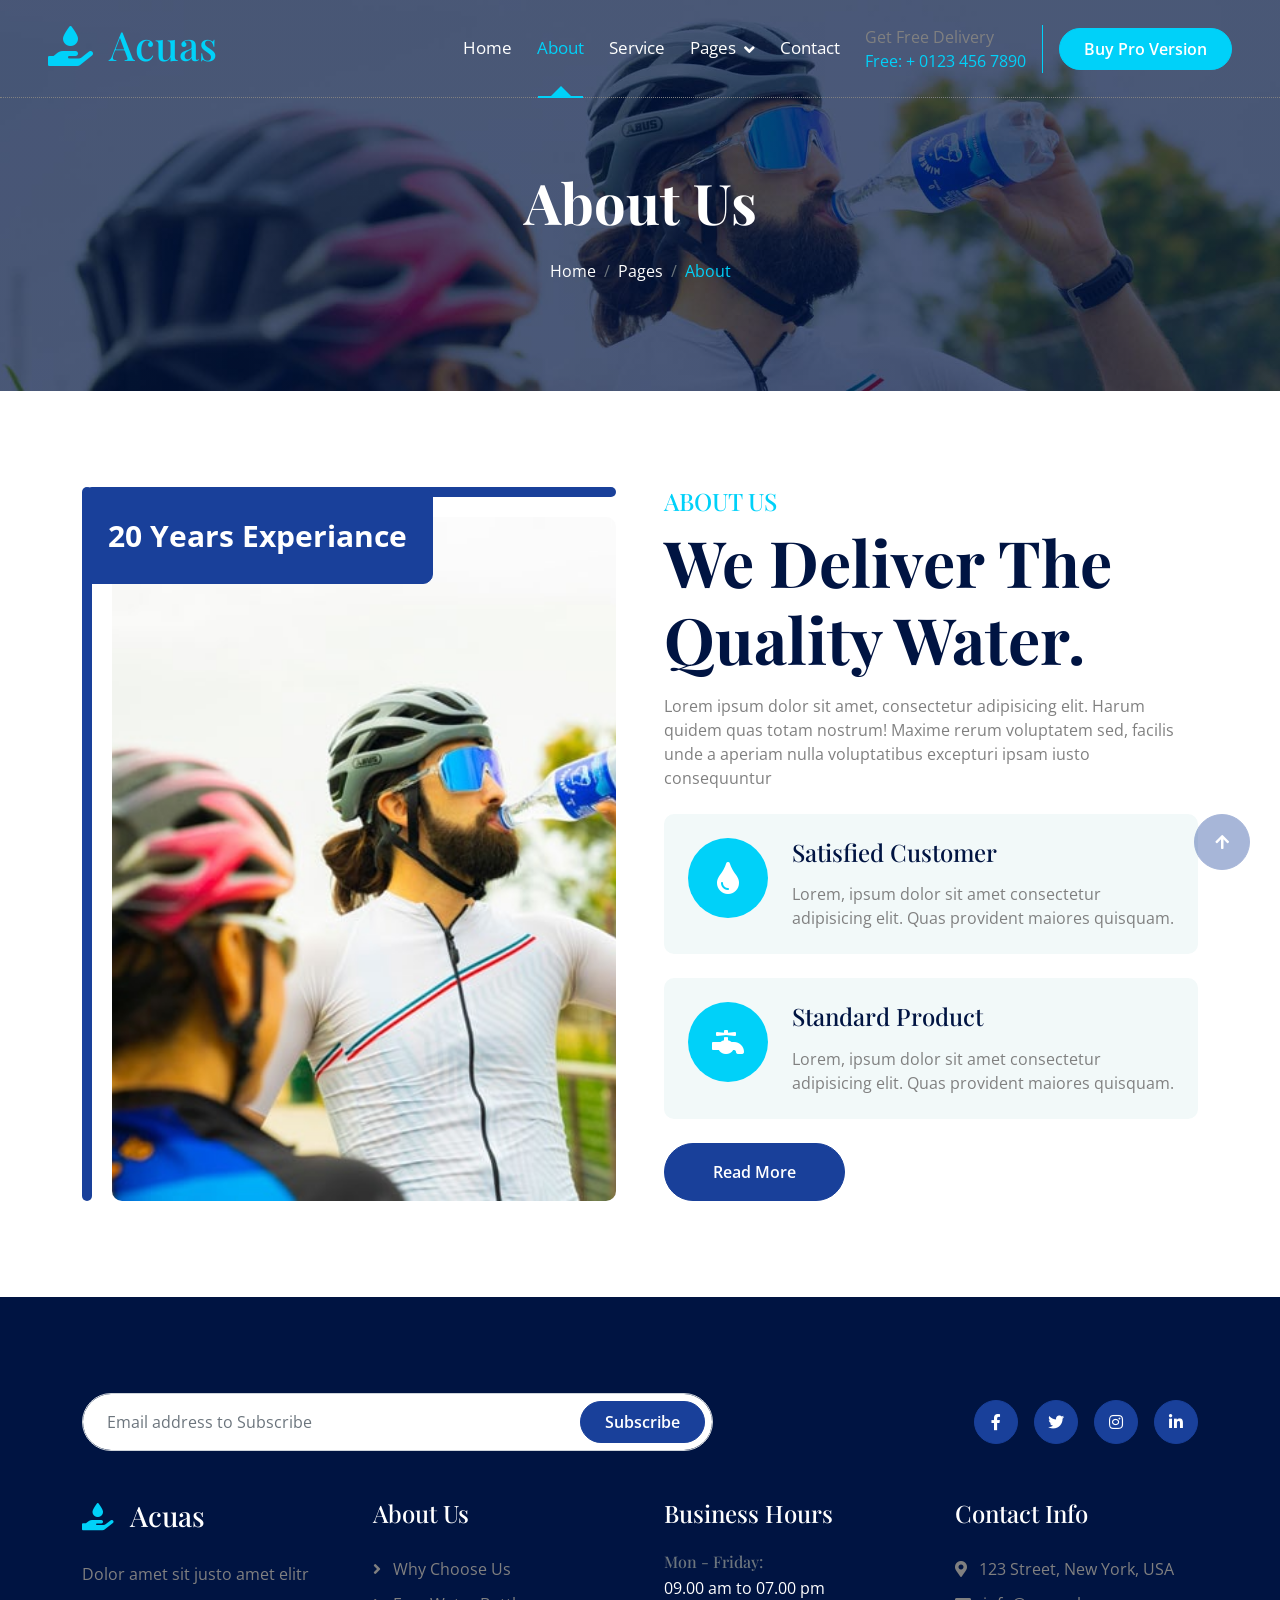
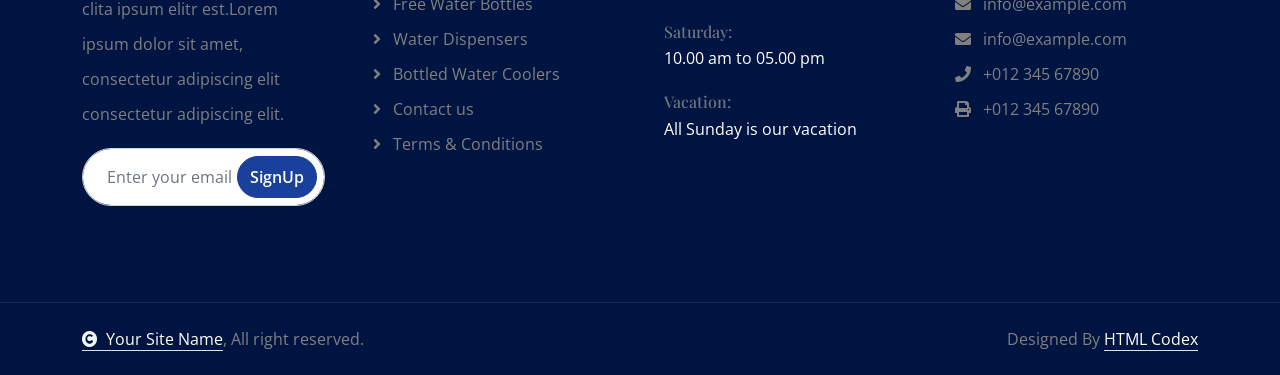
<file: PRO-001/about.html>
<!DOCTYPE html>
<html lang="en">

    <head>
        <meta charset="utf-8">
        <title>Acuas - Drinking Water Website Template</title>
        <meta content="width=device-width, initial-scale=1.0" name="viewport">
        <meta content="" name="keywords">
        <meta content="" name="description">

        <!-- Google Web Fonts -->
        <link rel="preconnect" href="https://fonts.googleapis.com">
        <link rel="preconnect" href="https://fonts.gstatic.com" crossorigin>
        <link href="https://fonts.googleapis.com/css2?family=Open+Sans:ital,wdth,wght@0,75..100,300..800;1,75..100,300..800&family=Playfair+Display:ital,wght@0,400..900;1,400..900&display=swap" rel="stylesheet"> 

        <!-- Icon Font Stylesheet -->
        <link rel="stylesheet" href="https://use.fontawesome.com/releases/v5.15.4/css/all.css"/>
        <link href="https://cdn.jsdelivr.net/npm/bootstrap-icons@1.4.1/font/bootstrap-icons.css" rel="stylesheet">

        <!-- Libraries Stylesheet -->
        <link href="lib/animate/animate.min.css" rel="stylesheet">
        <link href="lib/owlcarousel/assets/owl.carousel.min.css" rel="stylesheet">


        <!-- Customized Bootstrap Stylesheet -->
        <link href="css/bootstrap.min.css" rel="stylesheet">

        <!-- Template Stylesheet -->
        <link href="css/style.css" rel="stylesheet">
    </head>

    <body>

        <!-- Spinner Start -->
        <div id="spinner" class="show bg-white position-fixed translate-middle w-100 vh-100 top-50 start-50 d-flex align-items-center justify-content-center">
            <div class="spinner-border text-primary" style="width: 3rem; height: 3rem;" role="status">
                <span class="sr-only">Loading...</span>
            </div>
        </div>
        <!-- Spinner End -->

        <!-- Navbar & Hero Start -->
        <div class="container-fluid position-relative p-0">
            <nav class="navbar navbar-expand-lg navbar-light px-4 px-lg-5 py-3 py-lg-0">
                <a href="" class="navbar-brand p-0">
                    <h1 class="text-primary"><i class="fas fa-hand-holding-water me-3"></i>Acuas</h1>
                    <!-- <img src="img/logo.png" alt="Logo"> -->
                </a>
                <button class="navbar-toggler" type="button" data-bs-toggle="collapse" data-bs-target="#navbarCollapse">
                    <span class="fa fa-bars"></span>
                </button>
                <div class="collapse navbar-collapse" id="navbarCollapse">
                    <div class="navbar-nav ms-auto py-0">
                        <a href="index.html" class="nav-item nav-link">Home</a>
                        <a href="about.html" class="nav-item nav-link active">About</a>
                        <a href="service.html" class="nav-item nav-link">Service</a>
                        <div class="nav-item dropdown">
                            <a href="#" class="nav-link dropdown-toggle" data-bs-toggle="dropdown">Pages</a>
                            <div class="dropdown-menu m-0">
                                <a href="product.html" class="dropdown-item">Products</a>
                                <a href="blog.html" class="dropdown-item">Blog Posts</a>
                            </div>
                        </div>
                        <a href="contact.html" class="nav-item nav-link">Contact</a>
                    </div>
                    <div class="d-none d-xl-flex me-3">
                        <div class="d-flex flex-column pe-3 border-end border-primary">
                            <span class="text-body">Get Free Delivery</span>
                            <a href="tel:+4733378901"><span class="text-primary">Free: + 0123 456 7890</span></a>
                        </div>
                    </div>
                    <a href="https://htmlcodex.com/downloading/?item=3402" class="btn btn-primary rounded-pill d-inline-flex flex-shrink-0 py-2 px-4">Buy Pro Version</a>
                </div>
            </nav>

            <!-- Header Start -->
            <div class="container-fluid bg-breadcrumb">
                <div class="container text-center py-5" style="max-width: 900px;">
                    <h4 class="text-white display-4 mb-4 wow fadeInDown" data-wow-delay="0.1s">About Us</h4>
                    <ol class="breadcrumb d-flex justify-content-center mb-0 wow fadeInDown" data-wow-delay="0.3s">
                        <li class="breadcrumb-item"><a href="index.html">Home</a></li>
                        <li class="breadcrumb-item"><a href="#">Pages</a></li>
                        <li class="breadcrumb-item active text-primary">About</li>
                    </ol>    
                </div>
            </div>
            <!-- Header End -->
        </div>
        <!-- Navbar & Hero End -->


        <!-- About Start -->
        <div class="container-fluid about py-5">
            <div class="container py-5">
                <div class="row g-5">
                    <div class="col-xl-6 wow fadeInLeft" data-wow-delay="0.2s">
                        <div class="about-img rounded h-100">
                            <img src="img/about.jpg" class="img-fluid rounded h-100 w-100" style="object-fit: cover;" alt="">
                            <div class="about-exp"><span>20 Years Experiance</span></div>
                        </div>
                    </div>
                    <div class="col-xl-6 wow fadeInRight" data-wow-delay="0.2s">
                        <div class="about-item">
                            <h4 class="text-primary text-uppercase">About Us</h4>
                            <h1 class="display-3 mb-3">We Deliver The Quality Water.</h1>
                            <p class="mb-4">Lorem ipsum dolor sit amet, consectetur adipisicing elit. Harum quidem quas totam nostrum! Maxime rerum voluptatem sed, facilis unde a aperiam nulla voluptatibus excepturi ipsam iusto consequuntur
                            </p>
                            <div class="bg-light rounded p-4 mb-4">
                                <div class="row">
                                    <div class="col-12">
                                        <div class="d-flex">
                                            <div class="pe-4">
                                                <div class="rounded-circle bg-primary d-flex align-items-center justify-content-center" style="width: 80px; height: 80px;"><i class="fas fa-tint text-white fa-2x"></i></div>
                                            </div>
                                            <div class="">
                                                <a href="#" class="h4 d-inline-block mb-3">Satisfied Customer</a>
                                                <p class="mb-0">Lorem, ipsum dolor sit amet consectetur adipisicing elit. Quas provident maiores quisquam.</p>
                                            </div>
                                        </div>
                                    </div>
                                </div>
                            </div>
                            <div class="bg-light rounded p-4 mb-4">
                                <div class="row">
                                    <div class="col-12">
                                        <div class="d-flex">
                                            <div class="pe-4">
                                                <div class="rounded-circle bg-primary d-flex align-items-center justify-content-center" style="width: 80px; height: 80px;"><i class="fas fa-faucet text-white fa-2x"></i></div>
                                            </div>
                                            <div class="">
                                                <a href="#" class="h4 d-inline-block mb-3">Standard Product</a>
                                                <p class="mb-0">Lorem, ipsum dolor sit amet consectetur adipisicing elit. Quas provident maiores quisquam.</p>
                                            </div>
                                        </div>
                                    </div>
                                </div>
                            </div>
                            <a href="#" class="btn btn-secondary rounded-pill py-3 px-5">Read More</a>
                        </div>
                    </div>
                </div>
            </div>
        </div>
        <!-- About End -->


        <!-- Footer Start -->
        <div class="container-fluid footer py-5 wow fadeIn" data-wow-delay="0.2s">
            <div class="container py-5">
                <div class="row g-5 mb-5 align-items-center">
                    <div class="col-lg-7">
                        <div class="position-relative mx-auto">
                            <input class="form-control rounded-pill w-100 py-3 ps-4 pe-5" type="text" placeholder="Email address to Subscribe">
                            <button type="button" class="btn btn-secondary rounded-pill position-absolute top-0 end-0 py-2 px-4 mt-2 me-2">Subscribe</button>
                        </div>
                    </div>
                    <div class="col-lg-5">
                        <div class="d-flex align-items-center justify-content-center justify-content-lg-end">
                            <a class="btn btn-secondary btn-md-square rounded-circle me-3" href=""><i class="fab fa-facebook-f"></i></a>
                            <a class="btn btn-secondary btn-md-square rounded-circle me-3" href=""><i class="fab fa-twitter"></i></a>
                            <a class="btn btn-secondary btn-md-square rounded-circle me-3" href=""><i class="fab fa-instagram"></i></a>
                            <a class="btn btn-secondary btn-md-square rounded-circle me-0" href=""><i class="fab fa-linkedin-in"></i></a>
                        </div>
                    </div>
                </div>
                <div class="row g-5">
                    <div class="col-md-6 col-lg-6 col-xl-3">
                        <div class="footer-item d-flex flex-column">
                            <div class="footer-item">
                                <h3 class="text-white mb-4"><i class="fas fa-hand-holding-water text-primary me-3"></i>Acuas</h3>
                                <p class="mb-3">Dolor amet sit justo amet elitr clita ipsum elitr est.Lorem ipsum dolor sit amet, consectetur adipiscing elit consectetur adipiscing elit.</p>
                            </div>
                            <div class="position-relative">
                                <input class="form-control rounded-pill w-100 py-3 ps-4 pe-5" type="text" placeholder="Enter your email">
                                <button type="button" class="btn btn-secondary rounded-pill position-absolute top-0 end-0 py-2 mt-2 me-2">SignUp</button>
                            </div>
                        </div>
                    </div>
                    <div class="col-md-6 col-lg-6 col-xl-3">
                        <div class="footer-item d-flex flex-column">
                            <h4 class="text-white mb-4">About Us</h4>
                            <a href="#"><i class="fas fa-angle-right me-2"></i> Why Choose Us</a>
                            <a href="#"><i class="fas fa-angle-right me-2"></i> Free Water Bottles</a>
                            <a href="#"><i class="fas fa-angle-right me-2"></i> Water Dispensers</a>
                            <a href="#"><i class="fas fa-angle-right me-2"></i> Bottled Water Coolers</a>
                            <a href="#"><i class="fas fa-angle-right me-2"></i> Contact us</a>
                            <a href="#"><i class="fas fa-angle-right me-2"></i> Terms & Conditions</a>
                        </div>
                    </div>
                    <div class="col-md-6 col-lg-6 col-xl-3">
                        <div class="footer-item d-flex flex-column">
                            <h4 class="text-white mb-4">Business Hours</h4>
                            <div class="mb-3">
                                <h6 class="text-muted mb-0">Mon - Friday:</h6>
                                <p class="text-white mb-0">09.00 am to 07.00 pm</p>
                            </div>
                            <div class="mb-3">
                                <h6 class="text-muted mb-0">Saturday:</h6>
                                <p class="text-white mb-0">10.00 am to 05.00 pm</p>
                            </div>
                            <div class="mb-3">
                                <h6 class="text-muted mb-0">Vacation:</h6>
                                <p class="text-white mb-0">All Sunday is our vacation</p>
                            </div>
                        </div>
                    </div>
                    <div class="col-md-6 col-lg-6 col-xl-3">
                        <div class="footer-item d-flex flex-column">
                            <h4 class="text-white mb-4">Contact Info</h4>
                            <a href="#"><i class="fa fa-map-marker-alt me-2"></i> 123 Street, New York, USA</a>
                            <a href="mailto:info@example.com"><i class="fas fa-envelope me-2"></i> info@example.com</a>
                            <a href="mailto:info@example.com"><i class="fas fa-envelope me-2"></i> info@example.com</a>
                            <a href="tel:+012 345 67890"><i class="fas fa-phone me-2"></i> +012 345 67890</a>
                            <a href="tel:+012 345 67890" class="mb-3"><i class="fas fa-print me-2"></i> +012 345 67890</a>
                        </div>
                    </div>
                </div>
            </div>
        </div>
        <!-- Footer End -->

        
        <!-- Copyright Start -->
        <div class="container-fluid copyright py-4">
            <div class="container">
                <div class="row g-4 align-items-center">
                    <div class="col-md-6 text-center text-md-start mb-md-0">
                        <span class="text-body"><a href="#" class="border-bottom text-white"><i class="fas fa-copyright text-light me-2"></i>Your Site Name</a>, All right reserved.</span>
                    </div>
                    <div class="col-md-6 text-center text-md-end text-body">
                        <!--/*** The author’s attribution link must remain intact in the template. ***/-->
                        <!--/*** If you wish to remove this credit link, please purchase the Pro Version . ***/-->
                        Designed By <a class="border-bottom text-white" href="https://htmlcodex.com">HTML Codex</a>
                    </div>
                </div>
            </div>
        </div>
        <!-- Copyright End -->


        <!-- Back to Top -->
        <a href="#" class="btn btn-secondary btn-lg-square rounded-circle back-to-top"><i class="fa fa-arrow-up"></i></a>   

        
    <!-- JavaScript Libraries -->
    <script src="https://ajax.googleapis.com/ajax/libs/jquery/3.6.4/jquery.min.js"></script>
    <script src="https://cdn.jsdelivr.net/npm/bootstrap@5.0.0/dist/js/bootstrap.bundle.min.js"></script>
    <script src="lib/wow/wow.min.js"></script>
    <script src="lib/easing/easing.min.js"></script>
    <script src="lib/waypoints/waypoints.min.js"></script>
    <script src="lib/owlcarousel/owl.carousel.min.js"></script>
    

    <!-- Template Javascript -->
    <script src="js/main.js"></script>
    </body>

</html>
</file>
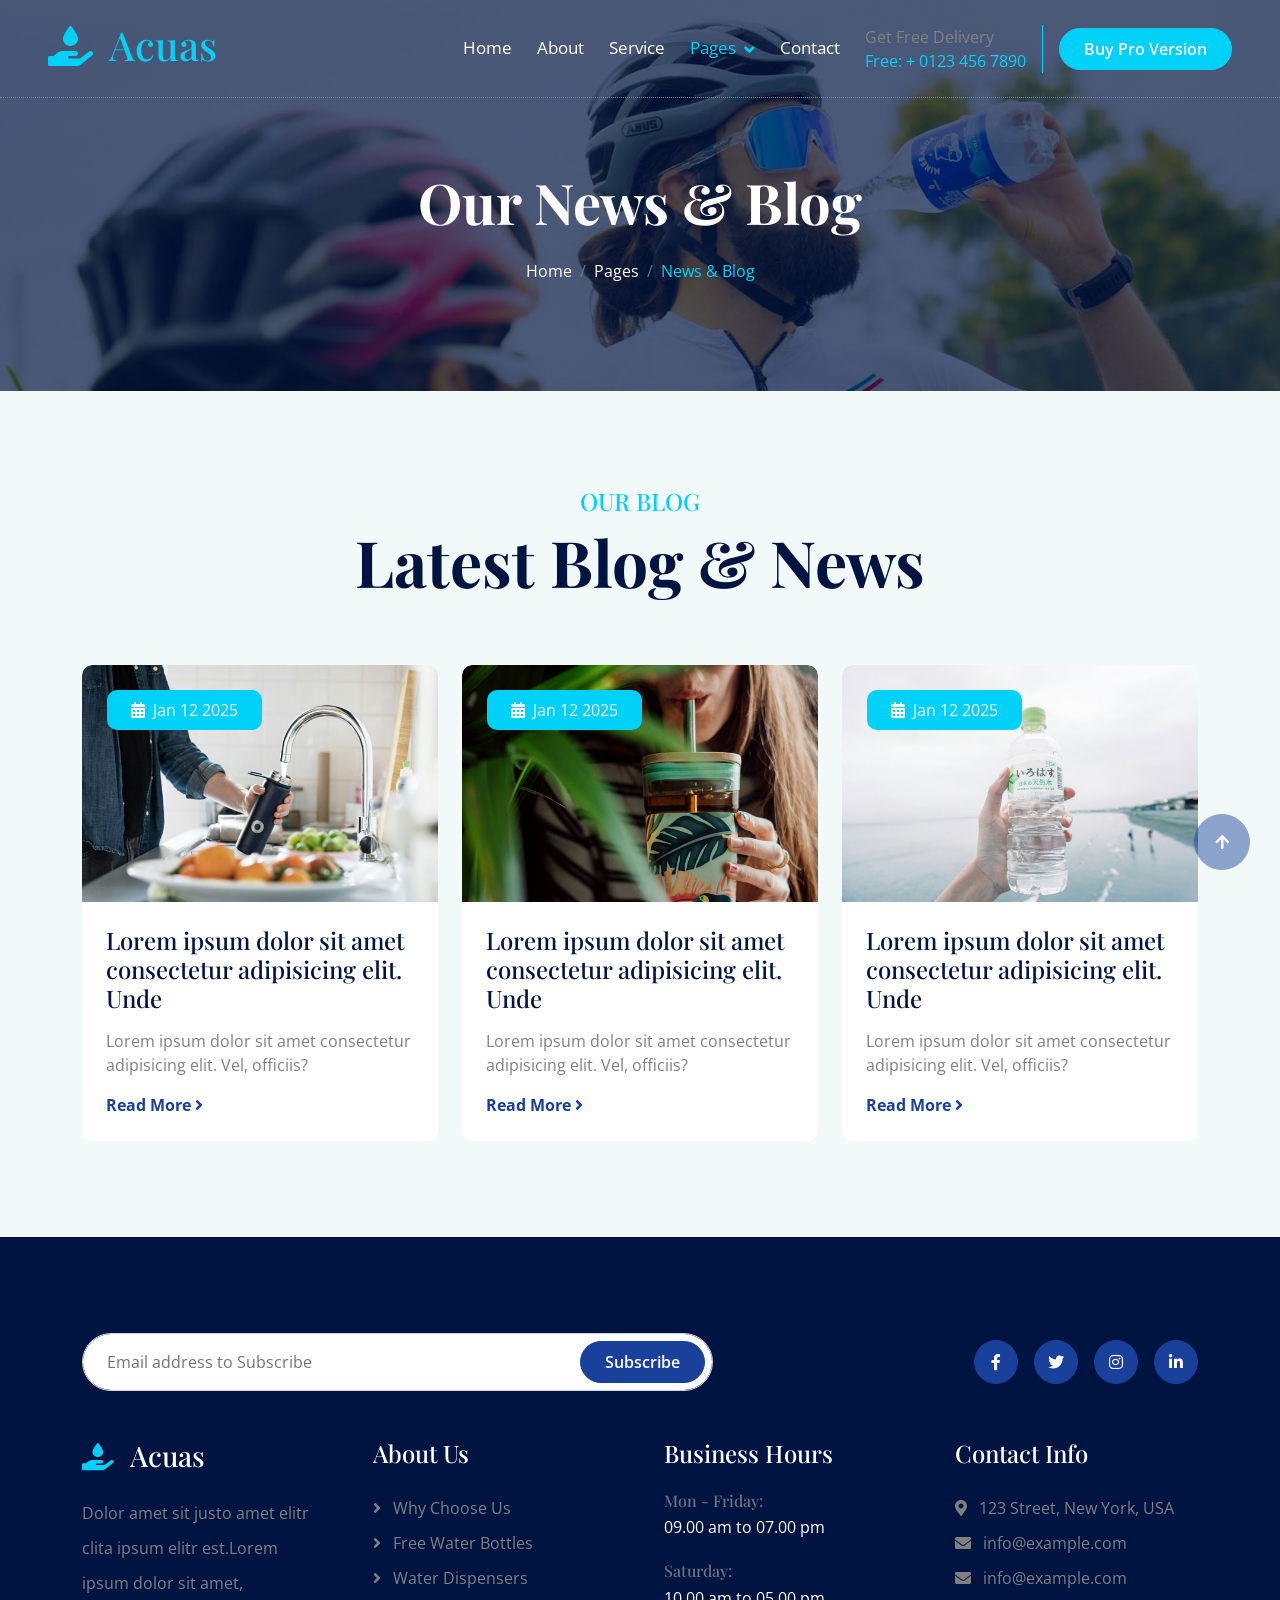
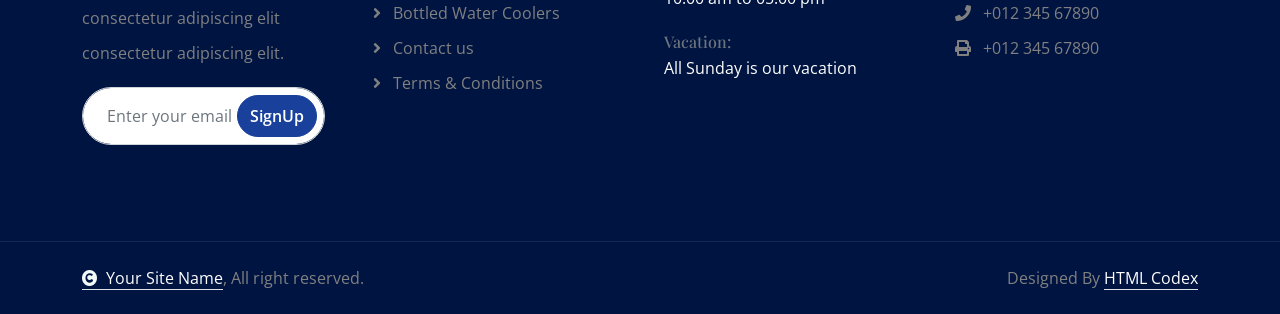
<file: PRO-001/blog.html>
<!DOCTYPE html>
<html lang="en">

    <head>
        <meta charset="utf-8">
        <title>Acuas - Drinking Water Website Template</title>
        <meta content="width=device-width, initial-scale=1.0" name="viewport">
        <meta content="" name="keywords">
        <meta content="" name="description">

        <!-- Google Web Fonts -->
        <link rel="preconnect" href="https://fonts.googleapis.com">
        <link rel="preconnect" href="https://fonts.gstatic.com" crossorigin>
        <link href="https://fonts.googleapis.com/css2?family=Open+Sans:ital,wdth,wght@0,75..100,300..800;1,75..100,300..800&family=Playfair+Display:ital,wght@0,400..900;1,400..900&display=swap" rel="stylesheet"> 

        <!-- Icon Font Stylesheet -->
        <link rel="stylesheet" href="https://use.fontawesome.com/releases/v5.15.4/css/all.css"/>
        <link href="https://cdn.jsdelivr.net/npm/bootstrap-icons@1.4.1/font/bootstrap-icons.css" rel="stylesheet">

        <!-- Libraries Stylesheet -->
        <link href="lib/animate/animate.min.css" rel="stylesheet">
        <link href="lib/owlcarousel/assets/owl.carousel.min.css" rel="stylesheet">


        <!-- Customized Bootstrap Stylesheet -->
        <link href="css/bootstrap.min.css" rel="stylesheet">

        <!-- Template Stylesheet -->
        <link href="css/style.css" rel="stylesheet">
    </head>

    <body>

        <!-- Spinner Start -->
        <div id="spinner" class="show bg-white position-fixed translate-middle w-100 vh-100 top-50 start-50 d-flex align-items-center justify-content-center">
            <div class="spinner-border text-primary" style="width: 3rem; height: 3rem;" role="status">
                <span class="sr-only">Loading...</span>
            </div>
        </div>
        <!-- Spinner End -->

        <!-- Navbar & Hero Start -->
        <div class="container-fluid position-relative p-0">
            <nav class="navbar navbar-expand-lg navbar-light px-4 px-lg-5 py-3 py-lg-0">
                <a href="" class="navbar-brand p-0">
                    <h1 class="text-primary"><i class="fas fa-hand-holding-water me-3"></i>Acuas</h1>
                    <!-- <img src="img/logo.png" alt="Logo"> -->
                </a>
                <button class="navbar-toggler" type="button" data-bs-toggle="collapse" data-bs-target="#navbarCollapse">
                    <span class="fa fa-bars"></span>
                </button>
                <div class="collapse navbar-collapse" id="navbarCollapse">
                    <div class="navbar-nav ms-auto py-0">
                        <a href="index.html" class="nav-item nav-link">Home</a>
                        <a href="about.html" class="nav-item nav-link">About</a>
                        <a href="service.html" class="nav-item nav-link">Service</a>
                        <div class="nav-item dropdown">
                            <a href="#" class="nav-link dropdown-toggle active" data-bs-toggle="dropdown">Pages</a>
                            <div class="dropdown-menu m-0">
                                <a href="product.html" class="dropdown-item">Products</a>
                                <a href="blog.html" class="dropdown-item active">Blog Posts</a>
                            </div>
                        </div>
                        <a href="contact.html" class="nav-item nav-link">Contact</a>
                    </div>
                    <div class="d-none d-xl-flex me-3">
                        <div class="d-flex flex-column pe-3 border-end border-primary">
                            <span class="text-body">Get Free Delivery</span>
                            <a href="tel:+4733378901"><span class="text-primary">Free: + 0123 456 7890</span></a>
                        </div>
                    </div>
                    <a href="https://htmlcodex.com/downloading/?item=3402" class="btn btn-primary rounded-pill d-inline-flex flex-shrink-0 py-2 px-4">Buy Pro Version</a>
                </div>
            </nav>

            <!-- Header Start -->
            <div class="container-fluid bg-breadcrumb">
                <div class="container text-center py-5" style="max-width: 900px;">
                    <h4 class="text-white display-4 mb-4 wow fadeInDown" data-wow-delay="0.1s">Our News & Blog</h4>
                    <ol class="breadcrumb d-flex justify-content-center mb-0 wow fadeInDown" data-wow-delay="0.3s">
                        <li class="breadcrumb-item"><a href="index.html">Home</a></li>
                        <li class="breadcrumb-item"><a href="#">Pages</a></li>
                        <li class="breadcrumb-item active text-primary">News & Blog</li>
                    </ol>    
                </div>
            </div>
            <!-- Header End -->
        </div>
        <!-- Navbar & Hero End -->


        <!-- Blog Start -->
        <div class="container-fluid bg-light blog py-5">
            <div class="container py-5">
                <div class="text-center mx-auto pb-5 wow fadeInUp" data-wow-delay="0.2s" style="max-width: 800px;">
                    <h4 class="text-uppercase text-primary">Our Blog</h4>
                    <h1 class="display-3 text-capitalize mb-3">Latest Blog & News</h1>
                </div>
                <div class="row g-4 justify-content-center">
                    <div class="col-lg-6 col-xl-4 wow fadeInUp" data-wow-delay="0.2s">
                        <div class="blog-item">
                            <div class="blog-img">
                                <img src="img/blog-1.jpg" class="img-fluid rounded-top w-100" alt="">
                                <div class="blog-date px-4 py-2"><i class="fa fa-calendar-alt me-1"></i> Jan 12 2025</div>
                            </div>
                            <div class="blog-content rounded-bottom p-4">
                                <a href="#" class="h4 d-inline-block mb-3">Lorem ipsum dolor sit amet consectetur adipisicing elit. Unde</a>
                                <p>Lorem ipsum dolor sit amet consectetur adipisicing elit. Vel, officiis?</p>
                                <a href="#" class="fw-bold text-secondary">Read More <i class="fa fa-angle-right"></i></a>
                            </div>
                        </div>
                    </div>
                    <div class="col-lg-6 col-xl-4 wow fadeInUp" data-wow-delay="0.4s">
                        <div class="blog-item">
                            <div class="blog-img">
                                <img src="img/blog-2.jpg" class="img-fluid rounded-top w-100" alt="">
                                <div class="blog-date px-4 py-2"><i class="fa fa-calendar-alt me-1"></i> Jan 12 2025</div>
                            </div>
                            <div class="blog-content rounded-bottom p-4">
                                <a href="#" class="h4 d-inline-block mb-3">Lorem ipsum dolor sit amet consectetur adipisicing elit. Unde</a>
                                <p>Lorem ipsum dolor sit amet consectetur adipisicing elit. Vel, officiis?</p>
                                <a href="#" class="fw-bold text-secondary">Read More <i class="fa fa-angle-right"></i></a>
                            </div>
                        </div>
                    </div>
                    <div class="col-lg-6 col-xl-4 wow fadeInUp" data-wow-delay="0.6s">
                        <div class="blog-item">
                            <div class="blog-img">
                                <img src="img/blog-3.jpg" class="img-fluid rounded-top w-100" alt="">
                                <div class="blog-date px-4 py-2"><i class="fa fa-calendar-alt me-1"></i> Jan 12 2025</div>
                            </div>
                            <div class="blog-content rounded-bottom p-4">
                                <a href="#" class="h4 d-inline-block mb-3">Lorem ipsum dolor sit amet consectetur adipisicing elit. Unde</a>
                                <p>Lorem ipsum dolor sit amet consectetur adipisicing elit. Vel, officiis?</p>
                                <a href="#" class="fw-bold text-secondary">Read More <i class="fa fa-angle-right"></i></a>
                            </div>
                        </div>
                    </div>
                </div>
            </div>
        </div>
        <!-- Blog End -->

        <!-- Footer Start -->
        <div class="container-fluid footer py-5 wow fadeIn" data-wow-delay="0.2s">
            <div class="container py-5">
                <div class="row g-5 mb-5 align-items-center">
                    <div class="col-lg-7">
                        <div class="position-relative mx-auto">
                            <input class="form-control rounded-pill w-100 py-3 ps-4 pe-5" type="text" placeholder="Email address to Subscribe">
                            <button type="button" class="btn btn-secondary rounded-pill position-absolute top-0 end-0 py-2 px-4 mt-2 me-2">Subscribe</button>
                        </div>
                    </div>
                    <div class="col-lg-5">
                        <div class="d-flex align-items-center justify-content-center justify-content-lg-end">
                            <a class="btn btn-secondary btn-md-square rounded-circle me-3" href=""><i class="fab fa-facebook-f"></i></a>
                            <a class="btn btn-secondary btn-md-square rounded-circle me-3" href=""><i class="fab fa-twitter"></i></a>
                            <a class="btn btn-secondary btn-md-square rounded-circle me-3" href=""><i class="fab fa-instagram"></i></a>
                            <a class="btn btn-secondary btn-md-square rounded-circle me-0" href=""><i class="fab fa-linkedin-in"></i></a>
                        </div>
                    </div>
                </div>
                <div class="row g-5">
                    <div class="col-md-6 col-lg-6 col-xl-3">
                        <div class="footer-item d-flex flex-column">
                            <div class="footer-item">
                                <h3 class="text-white mb-4"><i class="fas fa-hand-holding-water text-primary me-3"></i>Acuas</h3>
                                <p class="mb-3">Dolor amet sit justo amet elitr clita ipsum elitr est.Lorem ipsum dolor sit amet, consectetur adipiscing elit consectetur adipiscing elit.</p>
                            </div>
                            <div class="position-relative">
                                <input class="form-control rounded-pill w-100 py-3 ps-4 pe-5" type="text" placeholder="Enter your email">
                                <button type="button" class="btn btn-secondary rounded-pill position-absolute top-0 end-0 py-2 mt-2 me-2">SignUp</button>
                            </div>
                        </div>
                    </div>
                    <div class="col-md-6 col-lg-6 col-xl-3">
                        <div class="footer-item d-flex flex-column">
                            <h4 class="text-white mb-4">About Us</h4>
                            <a href="#"><i class="fas fa-angle-right me-2"></i> Why Choose Us</a>
                            <a href="#"><i class="fas fa-angle-right me-2"></i> Free Water Bottles</a>
                            <a href="#"><i class="fas fa-angle-right me-2"></i> Water Dispensers</a>
                            <a href="#"><i class="fas fa-angle-right me-2"></i> Bottled Water Coolers</a>
                            <a href="#"><i class="fas fa-angle-right me-2"></i> Contact us</a>
                            <a href="#"><i class="fas fa-angle-right me-2"></i> Terms & Conditions</a>
                        </div>
                    </div>
                    <div class="col-md-6 col-lg-6 col-xl-3">
                        <div class="footer-item d-flex flex-column">
                            <h4 class="text-white mb-4">Business Hours</h4>
                            <div class="mb-3">
                                <h6 class="text-muted mb-0">Mon - Friday:</h6>
                                <p class="text-white mb-0">09.00 am to 07.00 pm</p>
                            </div>
                            <div class="mb-3">
                                <h6 class="text-muted mb-0">Saturday:</h6>
                                <p class="text-white mb-0">10.00 am to 05.00 pm</p>
                            </div>
                            <div class="mb-3">
                                <h6 class="text-muted mb-0">Vacation:</h6>
                                <p class="text-white mb-0">All Sunday is our vacation</p>
                            </div>
                        </div>
                    </div>
                    <div class="col-md-6 col-lg-6 col-xl-3">
                        <div class="footer-item d-flex flex-column">
                            <h4 class="text-white mb-4">Contact Info</h4>
                            <a href="#"><i class="fa fa-map-marker-alt me-2"></i> 123 Street, New York, USA</a>
                            <a href="mailto:info@example.com"><i class="fas fa-envelope me-2"></i> info@example.com</a>
                            <a href="mailto:info@example.com"><i class="fas fa-envelope me-2"></i> info@example.com</a>
                            <a href="tel:+012 345 67890"><i class="fas fa-phone me-2"></i> +012 345 67890</a>
                            <a href="tel:+012 345 67890" class="mb-3"><i class="fas fa-print me-2"></i> +012 345 67890</a>
                        </div>
                    </div>
                </div>
            </div>
        </div>
        <!-- Footer End -->

        
        <!-- Copyright Start -->
        <div class="container-fluid copyright py-4">
            <div class="container">
                <div class="row g-4 align-items-center">
                    <div class="col-md-6 text-center text-md-start mb-md-0">
                        <span class="text-body"><a href="#" class="border-bottom text-white"><i class="fas fa-copyright text-light me-2"></i>Your Site Name</a>, All right reserved.</span>
                    </div>
                    <div class="col-md-6 text-center text-md-end text-body">
                        <!--/*** The author’s attribution link must remain intact in the template. ***/-->
                        <!--/*** If you wish to remove this credit link, please purchase the Pro Version . ***/-->
                        Designed By <a class="border-bottom text-white" href="https://htmlcodex.com">HTML Codex</a>
                    </div>
                </div>
            </div>
        </div>
        <!-- Copyright End -->


        <!-- Back to Top -->
        <a href="#" class="btn btn-secondary btn-lg-square rounded-circle back-to-top"><i class="fa fa-arrow-up"></i></a>   

        
    <!-- JavaScript Libraries -->
    <script src="https://ajax.googleapis.com/ajax/libs/jquery/3.6.4/jquery.min.js"></script>
    <script src="https://cdn.jsdelivr.net/npm/bootstrap@5.0.0/dist/js/bootstrap.bundle.min.js"></script>
    <script src="lib/wow/wow.min.js"></script>
    <script src="lib/easing/easing.min.js"></script>
    <script src="lib/waypoints/waypoints.min.js"></script>
    <script src="lib/owlcarousel/owl.carousel.min.js"></script>
    

    <!-- Template Javascript -->
    <script src="js/main.js"></script>
    </body>

</html>
</file>
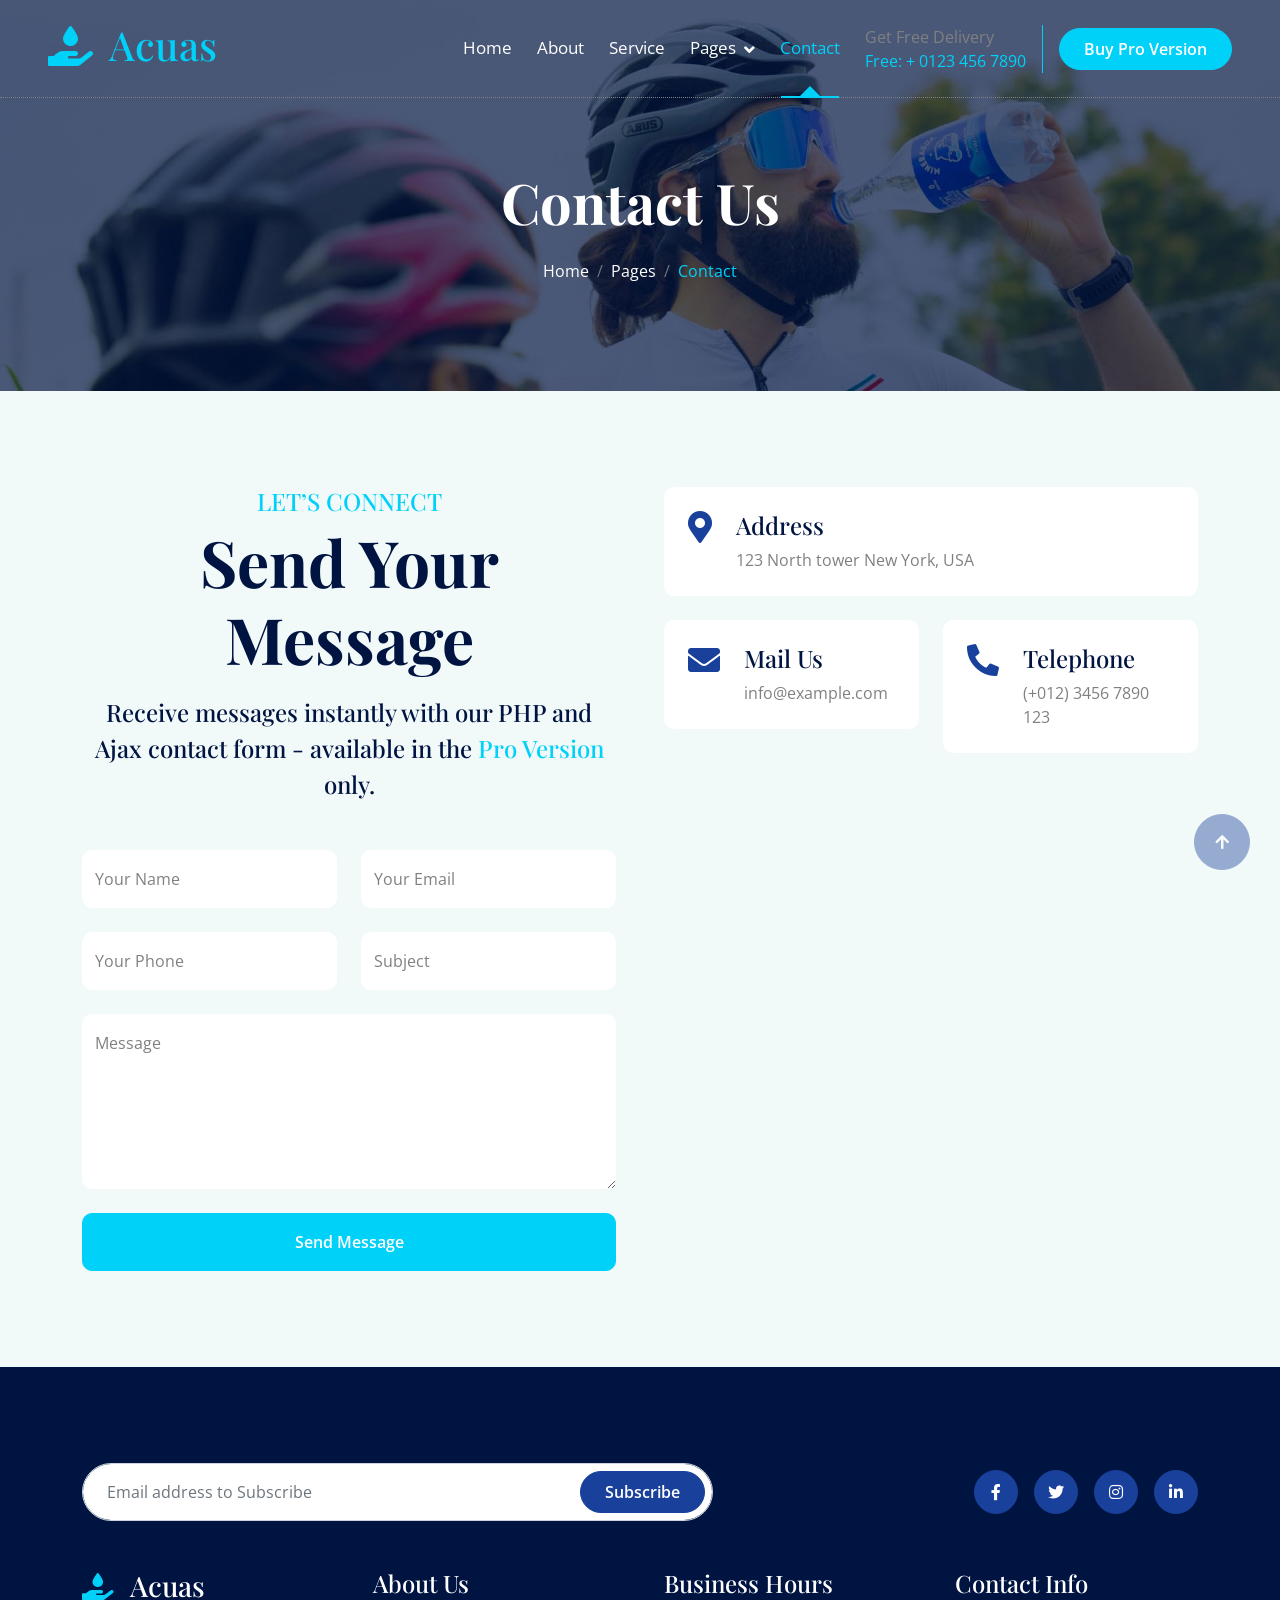
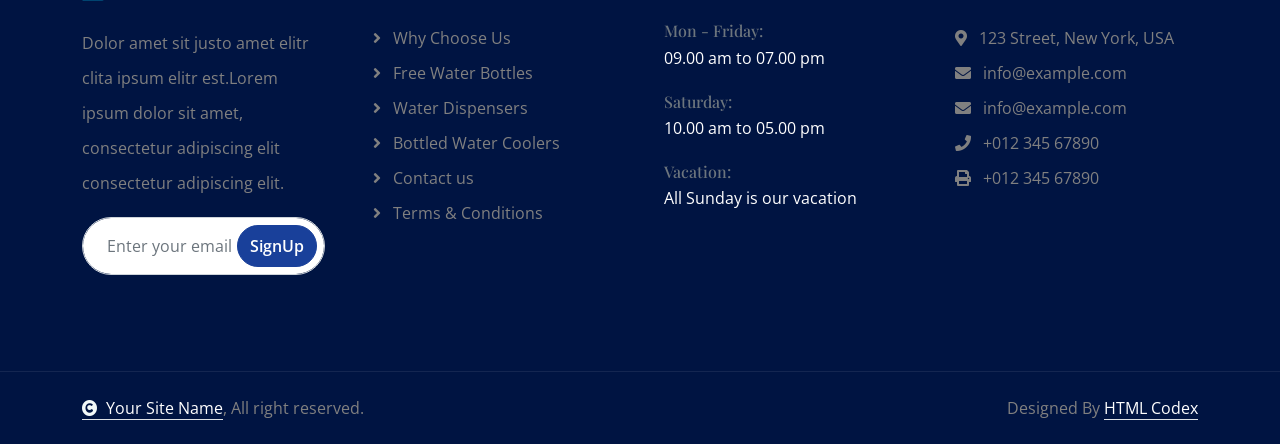
<file: PRO-001/contact.html>
<!DOCTYPE html>
<html lang="en">

    <head>
        <meta charset="utf-8">
        <title>Acuas - Drinking Water Website Template</title>
        <meta content="width=device-width, initial-scale=1.0" name="viewport">
        <meta content="" name="keywords">
        <meta content="" name="description">

        <!-- Google Web Fonts -->
        <link rel="preconnect" href="https://fonts.googleapis.com">
        <link rel="preconnect" href="https://fonts.gstatic.com" crossorigin>
        <link href="https://fonts.googleapis.com/css2?family=Open+Sans:ital,wdth,wght@0,75..100,300..800;1,75..100,300..800&family=Playfair+Display:ital,wght@0,400..900;1,400..900&display=swap" rel="stylesheet"> 

        <!-- Icon Font Stylesheet -->
        <link rel="stylesheet" href="https://use.fontawesome.com/releases/v5.15.4/css/all.css"/>
        <link href="https://cdn.jsdelivr.net/npm/bootstrap-icons@1.4.1/font/bootstrap-icons.css" rel="stylesheet">

        <!-- Libraries Stylesheet -->
        <link href="lib/animate/animate.min.css" rel="stylesheet">
        <link href="lib/owlcarousel/assets/owl.carousel.min.css" rel="stylesheet">


        <!-- Customized Bootstrap Stylesheet -->
        <link href="css/bootstrap.min.css" rel="stylesheet">

        <!-- Template Stylesheet -->
        <link href="css/style.css" rel="stylesheet">
    </head>

    <body>

        <!-- Spinner Start -->
        <div id="spinner" class="show bg-white position-fixed translate-middle w-100 vh-100 top-50 start-50 d-flex align-items-center justify-content-center">
            <div class="spinner-border text-primary" style="width: 3rem; height: 3rem;" role="status">
                <span class="sr-only">Loading...</span>
            </div>
        </div>
        <!-- Spinner End -->

        <!-- Navbar & Hero Start -->
        <div class="container-fluid position-relative p-0">
            <nav class="navbar navbar-expand-lg navbar-light px-4 px-lg-5 py-3 py-lg-0">
                <a href="" class="navbar-brand p-0">
                    <h1 class="text-primary"><i class="fas fa-hand-holding-water me-3"></i>Acuas</h1>
                    <!-- <img src="img/logo.png" alt="Logo"> -->
                </a>
                <button class="navbar-toggler" type="button" data-bs-toggle="collapse" data-bs-target="#navbarCollapse">
                    <span class="fa fa-bars"></span>
                </button>
                <div class="collapse navbar-collapse" id="navbarCollapse">
                    <div class="navbar-nav ms-auto py-0">
                        <a href="index.html" class="nav-item nav-link">Home</a>
                        <a href="about.html" class="nav-item nav-link">About</a>
                        <a href="service.html" class="nav-item nav-link">Service</a>
                        <div class="nav-item dropdown">
                            <a href="#" class="nav-link dropdown-toggle" data-bs-toggle="dropdown">Pages</a>
                            <div class="dropdown-menu m-0">
                                <a href="product.html" class="dropdown-item">Products</a>
                                <a href="blog.html" class="dropdown-item">Blog Posts</a>
                            </div>
                        </div>
                        <a href="contact.html" class="nav-item nav-link active">Contact</a>
                    </div>
                    <div class="d-none d-xl-flex me-3">
                        <div class="d-flex flex-column pe-3 border-end border-primary">
                            <span class="text-body">Get Free Delivery</span>
                            <a href="tel:+4733378901"><span class="text-primary">Free: + 0123 456 7890</span></a>
                        </div>
                    </div>
                    <a href="https://htmlcodex.com/downloading/?item=3402" class="btn btn-primary rounded-pill d-inline-flex flex-shrink-0 py-2 px-4">Buy Pro Version</a>
                </div>
            </nav>

            <!-- Header Start -->
            <div class="container-fluid bg-breadcrumb">
                <div class="container text-center py-5" style="max-width: 900px;">
                    <h4 class="text-white display-4 mb-4 wow fadeInDown" data-wow-delay="0.1s">Contact Us</h4>
                    <ol class="breadcrumb d-flex justify-content-center mb-0 wow fadeInDown" data-wow-delay="0.3s">
                        <li class="breadcrumb-item"><a href="index.html">Home</a></li>
                        <li class="breadcrumb-item"><a href="#">Pages</a></li>
                        <li class="breadcrumb-item active text-primary">Contact</li>
                    </ol>    
                </div>
            </div>
            <!-- Header End -->
        </div>
        <!-- Navbar & Hero End -->


        <!-- Contact Start -->
        <div class="container-fluid contact bg-light py-5">
            <div class="container py-5">
                <div class="row g-5">
                    <div class="col-lg-6 h-100 wow fadeInUp" data-wow-delay="0.2s">
                        <div class="text-center mx-auto pb-5" style="max-width: 800px;">
                            <h4 class="text-uppercase text-primary">Let’s Connect</h4>
                            <h1 class="display-3 text-capitalize mb-3">Send Your Message</h1>
                            <h4 class="lh-base mb-0">Receive messages instantly with our PHP and Ajax contact form - available in the <a href="https://htmlcodex.com/downloading/?item=3402">Pro Version</a> only.</h4>
                        </div>
                        <form>
                            <div class="row g-4">
                                <div class="col-lg-12 col-xl-6">
                                    <div class="form-floating">
                                        <input type="text" class="form-control border-0" id="name" placeholder="Your Name">
                                        <label for="name">Your Name</label>
                                    </div>
                                </div>
                                <div class="col-lg-12 col-xl-6">
                                    <div class="form-floating">
                                        <input type="email" class="form-control border-0" id="email" placeholder="Your Email">
                                        <label for="email">Your Email</label>
                                    </div>
                                </div>
                                <div class="col-lg-12 col-xl-6">
                                    <div class="form-floating">
                                        <input type="phone" class="form-control border-0" id="phone" placeholder="Phone">
                                        <label for="phone">Your Phone</label>
                                    </div>
                                </div>
                                <div class="col-lg-12 col-xl-6">
                                    <div class="form-floating">
                                        <input type="text" class="form-control border-0" id="subject" placeholder="Subject">
                                        <label for="subject">Subject</label>
                                    </div>
                                </div>
                                <div class="col-12">
                                    <div class="form-floating">
                                        <textarea class="form-control border-0" placeholder="Leave a message here" id="message" style="height: 175px"></textarea>
                                        <label for="message">Message</label>
                                    </div>
                                </div>
                                <div class="col-12">
                                    <button class="btn btn-primary w-100 py-3">Send Message</button>
                                </div>
                            </div>
                        </form>
                    </div>
                    <div class="col-lg-6 wow fadeInUp" data-wow-delay="0.4s">
                        <div class="row g-4">
                            <div class="col-12">
                                <div class="d-inline-flex rounded bg-white w-100 p-4">
                                    <i class="fas fa-map-marker-alt fa-2x text-secondary me-4"></i>
                                    <div>
                                        <h4>Address</h4>
                                        <p class="mb-0">123 North tower New York, USA</p>
                                    </div>
                                </div>
                            </div>
                            <div class="col-lg-12 col-xl-6">
                                <div class="d-inline-flex rounded bg-white w-100 p-4">
                                    <i class="fas fa-envelope fa-2x text-secondary me-4"></i>
                                    <div>
                                        <h4>Mail Us</h4>
                                        <p class="mb-0">info@example.com</p>
                                    </div>
                                </div>
                            </div>
                            <div class="col-lg-12 col-xl-6">
                                <div class="d-inline-flex rounded bg-white w-100 p-4">
                                    <i class="fa fa-phone-alt fa-2x text-secondary me-4"></i>
                                    <div>
                                        <h4>Telephone</h4>
                                        <p class="mb-0">(+012) 3456 7890 123</p>
                                    </div>
                                </div>
                            </div>
                            <div class="col-12">
                                <div class="h-100 overflow-hidden">
                                    <iframe class="w-100 rounded" style="height: 400px;" src="https://www.google.com/maps/embed?pb=!1m18!1m12!1m3!1d387191.33750346623!2d-73.97968099999999!3d40.6974881!2m3!1f0!2f0!3f0!3m2!1i1024!2i768!4f13.1!3m3!1m2!1s0x89c24fa5d33f083b%3A0xc80b8f06e177fe62!2sNew%20York%2C%20NY%2C%20USA!5e0!3m2!1sen!2sbd!4v1694259649153!5m2!1sen!2sbd" 
                                    loading="lazy" referrerpolicy="no-referrer-when-downgrade"></iframe>
                                </div>
                            </div>
                        </div>
                    </div>
                </div>
            </div>
        </div>
        <!-- Contact End -->

        <!-- Footer Start -->
        <div class="container-fluid footer py-5 wow fadeIn" data-wow-delay="0.2s">
            <div class="container py-5">
                <div class="row g-5 mb-5 align-items-center">
                    <div class="col-lg-7">
                        <div class="position-relative mx-auto">
                            <input class="form-control rounded-pill w-100 py-3 ps-4 pe-5" type="text" placeholder="Email address to Subscribe">
                            <button type="button" class="btn btn-secondary rounded-pill position-absolute top-0 end-0 py-2 px-4 mt-2 me-2">Subscribe</button>
                        </div>
                    </div>
                    <div class="col-lg-5">
                        <div class="d-flex align-items-center justify-content-center justify-content-lg-end">
                            <a class="btn btn-secondary btn-md-square rounded-circle me-3" href=""><i class="fab fa-facebook-f"></i></a>
                            <a class="btn btn-secondary btn-md-square rounded-circle me-3" href=""><i class="fab fa-twitter"></i></a>
                            <a class="btn btn-secondary btn-md-square rounded-circle me-3" href=""><i class="fab fa-instagram"></i></a>
                            <a class="btn btn-secondary btn-md-square rounded-circle me-0" href=""><i class="fab fa-linkedin-in"></i></a>
                        </div>
                    </div>
                </div>
                <div class="row g-5">
                    <div class="col-md-6 col-lg-6 col-xl-3">
                        <div class="footer-item d-flex flex-column">
                            <div class="footer-item">
                                <h3 class="text-white mb-4"><i class="fas fa-hand-holding-water text-primary me-3"></i>Acuas</h3>
                                <p class="mb-3">Dolor amet sit justo amet elitr clita ipsum elitr est.Lorem ipsum dolor sit amet, consectetur adipiscing elit consectetur adipiscing elit.</p>
                            </div>
                            <div class="position-relative">
                                <input class="form-control rounded-pill w-100 py-3 ps-4 pe-5" type="text" placeholder="Enter your email">
                                <button type="button" class="btn btn-secondary rounded-pill position-absolute top-0 end-0 py-2 mt-2 me-2">SignUp</button>
                            </div>
                        </div>
                    </div>
                    <div class="col-md-6 col-lg-6 col-xl-3">
                        <div class="footer-item d-flex flex-column">
                            <h4 class="text-white mb-4">About Us</h4>
                            <a href="#"><i class="fas fa-angle-right me-2"></i> Why Choose Us</a>
                            <a href="#"><i class="fas fa-angle-right me-2"></i> Free Water Bottles</a>
                            <a href="#"><i class="fas fa-angle-right me-2"></i> Water Dispensers</a>
                            <a href="#"><i class="fas fa-angle-right me-2"></i> Bottled Water Coolers</a>
                            <a href="#"><i class="fas fa-angle-right me-2"></i> Contact us</a>
                            <a href="#"><i class="fas fa-angle-right me-2"></i> Terms & Conditions</a>
                        </div>
                    </div>
                    <div class="col-md-6 col-lg-6 col-xl-3">
                        <div class="footer-item d-flex flex-column">
                            <h4 class="text-white mb-4">Business Hours</h4>
                            <div class="mb-3">
                                <h6 class="text-muted mb-0">Mon - Friday:</h6>
                                <p class="text-white mb-0">09.00 am to 07.00 pm</p>
                            </div>
                            <div class="mb-3">
                                <h6 class="text-muted mb-0">Saturday:</h6>
                                <p class="text-white mb-0">10.00 am to 05.00 pm</p>
                            </div>
                            <div class="mb-3">
                                <h6 class="text-muted mb-0">Vacation:</h6>
                                <p class="text-white mb-0">All Sunday is our vacation</p>
                            </div>
                        </div>
                    </div>
                    <div class="col-md-6 col-lg-6 col-xl-3">
                        <div class="footer-item d-flex flex-column">
                            <h4 class="text-white mb-4">Contact Info</h4>
                            <a href="#"><i class="fa fa-map-marker-alt me-2"></i> 123 Street, New York, USA</a>
                            <a href="mailto:info@example.com"><i class="fas fa-envelope me-2"></i> info@example.com</a>
                            <a href="mailto:info@example.com"><i class="fas fa-envelope me-2"></i> info@example.com</a>
                            <a href="tel:+012 345 67890"><i class="fas fa-phone me-2"></i> +012 345 67890</a>
                            <a href="tel:+012 345 67890" class="mb-3"><i class="fas fa-print me-2"></i> +012 345 67890</a>
                        </div>
                    </div>
                </div>
            </div>
        </div>
        <!-- Footer End -->

        
        <!-- Copyright Start -->
        <div class="container-fluid copyright py-4">
            <div class="container">
                <div class="row g-4 align-items-center">
                    <div class="col-md-6 text-center text-md-start mb-md-0">
                        <span class="text-body"><a href="#" class="border-bottom text-white"><i class="fas fa-copyright text-light me-2"></i>Your Site Name</a>, All right reserved.</span>
                    </div>
                    <div class="col-md-6 text-center text-md-end text-body">
                        <!--/*** The author’s attribution link must remain intact in the template. ***/-->
                        <!--/*** If you wish to remove this credit link, please purchase the Pro Version . ***/-->
                        Designed By <a class="border-bottom text-white" href="https://htmlcodex.com">HTML Codex</a>
                    </div>
                </div>
            </div>
        </div>
        <!-- Copyright End -->


        <!-- Back to Top -->
        <a href="#" class="btn btn-secondary btn-lg-square rounded-circle back-to-top"><i class="fa fa-arrow-up"></i></a>   

        
    <!-- JavaScript Libraries -->
    <script src="https://ajax.googleapis.com/ajax/libs/jquery/3.6.4/jquery.min.js"></script>
    <script src="https://cdn.jsdelivr.net/npm/bootstrap@5.0.0/dist/js/bootstrap.bundle.min.js"></script>
    <script src="lib/wow/wow.min.js"></script>
    <script src="lib/easing/easing.min.js"></script>
    <script src="lib/waypoints/waypoints.min.js"></script>
    <script src="lib/owlcarousel/owl.carousel.min.js"></script>
    

    <!-- Template Javascript -->
    <script src="js/main.js"></script>
    </body>

</html>
</file>
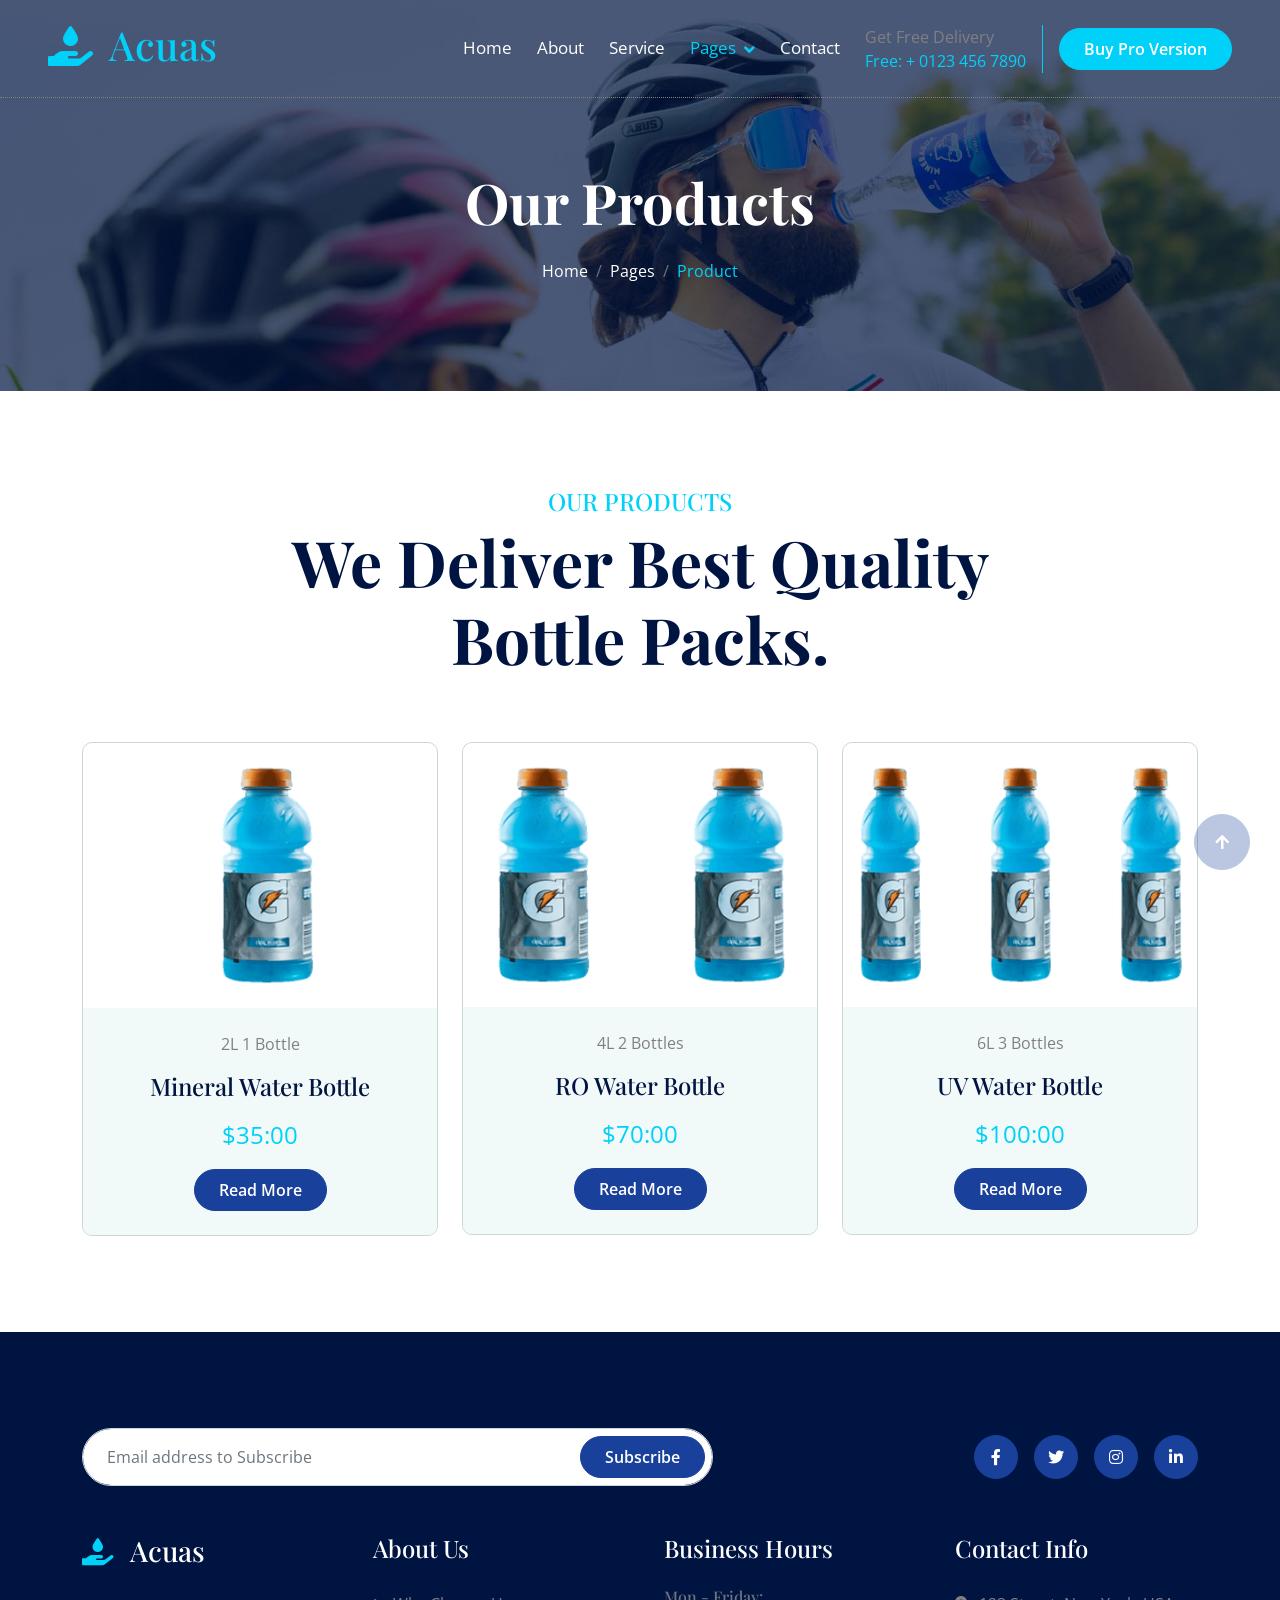
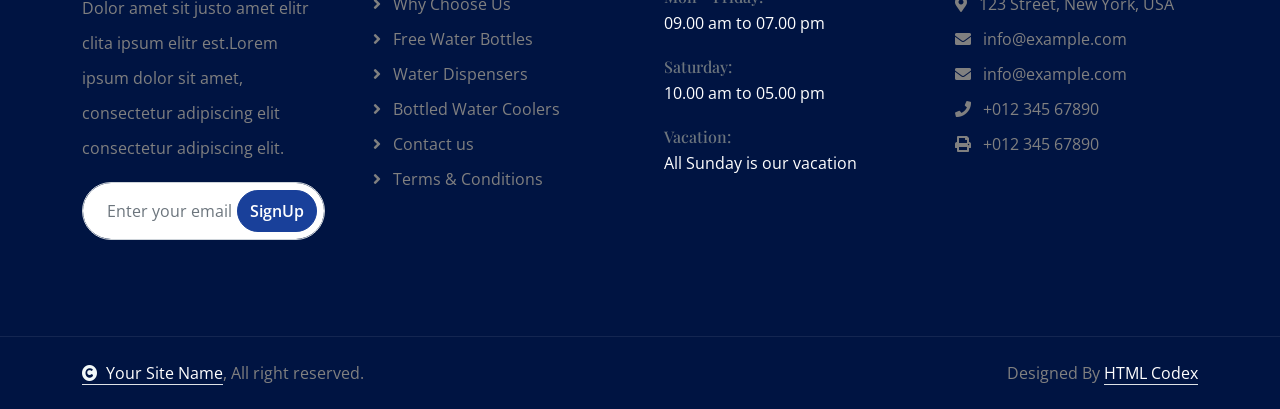
<file: PRO-001/product.html>
<!DOCTYPE html>
<html lang="en">

    <head>
        <meta charset="utf-8">
        <title>Acuas - Drinking Water Website Template</title>
        <meta content="width=device-width, initial-scale=1.0" name="viewport">
        <meta content="" name="keywords">
        <meta content="" name="description">

        <!-- Google Web Fonts -->
        <link rel="preconnect" href="https://fonts.googleapis.com">
        <link rel="preconnect" href="https://fonts.gstatic.com" crossorigin>
        <link href="https://fonts.googleapis.com/css2?family=Open+Sans:ital,wdth,wght@0,75..100,300..800;1,75..100,300..800&family=Playfair+Display:ital,wght@0,400..900;1,400..900&display=swap" rel="stylesheet"> 

        <!-- Icon Font Stylesheet -->
        <link rel="stylesheet" href="https://use.fontawesome.com/releases/v5.15.4/css/all.css"/>
        <link href="https://cdn.jsdelivr.net/npm/bootstrap-icons@1.4.1/font/bootstrap-icons.css" rel="stylesheet">

        <!-- Libraries Stylesheet -->
        <link href="lib/animate/animate.min.css" rel="stylesheet">
        <link href="lib/owlcarousel/assets/owl.carousel.min.css" rel="stylesheet">


        <!-- Customized Bootstrap Stylesheet -->
        <link href="css/bootstrap.min.css" rel="stylesheet">

        <!-- Template Stylesheet -->
        <link href="css/style.css" rel="stylesheet">
    </head>

    <body>

        <!-- Spinner Start -->
        <div id="spinner" class="show bg-white position-fixed translate-middle w-100 vh-100 top-50 start-50 d-flex align-items-center justify-content-center">
            <div class="spinner-border text-primary" style="width: 3rem; height: 3rem;" role="status">
                <span class="sr-only">Loading...</span>
            </div>
        </div>
        <!-- Spinner End -->

        <!-- Navbar & Hero Start -->
        <div class="container-fluid position-relative p-0">
            <nav class="navbar navbar-expand-lg navbar-light px-4 px-lg-5 py-3 py-lg-0">
                <a href="" class="navbar-brand p-0">
                    <h1 class="text-primary"><i class="fas fa-hand-holding-water me-3"></i>Acuas</h1>
                    <!-- <img src="img/logo.png" alt="Logo"> -->
                </a>
                <button class="navbar-toggler" type="button" data-bs-toggle="collapse" data-bs-target="#navbarCollapse">
                    <span class="fa fa-bars"></span>
                </button>
                <div class="collapse navbar-collapse" id="navbarCollapse">
                    <div class="navbar-nav ms-auto py-0">
                        <a href="index.html" class="nav-item nav-link">Home</a>
                        <a href="about.html" class="nav-item nav-link">About</a>
                        <a href="service.html" class="nav-item nav-link">Service</a>
                        <div class="nav-item dropdown">
                            <a href="#" class="nav-link dropdown-toggle active" data-bs-toggle="dropdown">Pages</a>
                            <div class="dropdown-menu m-0">
                                <a href="product.html" class="dropdown-item active">Products</a>
                                <a href="blog.html" class="dropdown-item">Blog Posts</a>
                            </div>
                        </div>
                        <a href="contact.html" class="nav-item nav-link">Contact</a>
                    </div>
                    <div class="d-none d-xl-flex me-3">
                        <div class="d-flex flex-column pe-3 border-end border-primary">
                            <span class="text-body">Get Free Delivery</span>
                            <a href="tel:+4733378901"><span class="text-primary">Free: + 0123 456 7890</span></a>
                        </div>
                    </div>
                    <a href="https://htmlcodex.com/downloading/?item=3402" class="btn btn-primary rounded-pill d-inline-flex flex-shrink-0 py-2 px-4">Buy Pro Version</a>
                </div>
            </nav>

            <!-- Header Start -->
            <div class="container-fluid bg-breadcrumb">
                <div class="container text-center py-5" style="max-width: 900px;">
                    <h4 class="text-white display-4 mb-4 wow fadeInDown" data-wow-delay="0.1s">Our Products</h4>
                    <ol class="breadcrumb d-flex justify-content-center mb-0 wow fadeInDown" data-wow-delay="0.3s">
                        <li class="breadcrumb-item"><a href="index.html">Home</a></li>
                        <li class="breadcrumb-item"><a href="#">Pages</a></li>
                        <li class="breadcrumb-item active text-primary">Product</li>
                    </ol>    
                </div>
            </div>
            <!-- Header End -->
        </div>
        <!-- Navbar & Hero End -->


        <!-- Products Start -->
        <div class="container-fluid product py-5">
            <div class="container py-5">
                <div class="text-center mx-auto pb-5 wow fadeInUp" data-wow-delay="0.2s" style="max-width: 800px;">
                    <h4 class="text-uppercase text-primary">Our Products</h4>
                    <h1 class="display-3 text-capitalize mb-3">We Deliver Best Quality Bottle Packs.</h1>
                </div>
                <div class="row g-4 justify-content-center">
                    <div class="col-lg-6 col-xl-4 wow fadeInUp" data-wow-delay="0.2s">
                        <div class="product-item">
                            <img src="img/product-3.png" class="img-fluid w-100 rounded-top"  alt="Image">
                            <div class="product-content bg-light text-center rounded-bottom p-4">
                                <p>2L 1 Bottle</p>
                                <a href="#" class="h4 d-inline-block mb-3">Mineral Water Bottle</a>
                                <p class="fs-4 text-primary mb-3">$35:00</p>
                                <a href="#" class="btn btn-secondary rounded-pill py-2 px-4">Read More</a>
                            </div>
                        </div>
                    </div>
                    <div class="col-lg-6 col-xl-4 wow fadeInUp" data-wow-delay="0.4s">
                        <div class="product-item">
                            <img src="img/product-2.png" class="img-fluid w-100 rounded-top"  alt="Image">
                            <div class="product-content bg-light text-center rounded-bottom p-4">
                                <p>4L 2 Bottles</p>
                                <a href="#" class="h4 d-inline-block mb-3">RO Water Bottle</a>
                                <p class="fs-4 text-primary mb-3">$70:00</p>
                                <a href="#" class="btn btn-secondary rounded-pill py-2 px-4">Read More</a>
                            </div>
                        </div>
                    </div>
                    <div class="col-lg-6 col-xl-4 wow fadeInUp" data-wow-delay="0.6s">
                        <div class="product-item">
                            <img src="img/product-1.png" class="img-fluid w-100 rounded-top"  alt="Image">
                            <div class="product-content bg-light text-center rounded-bottom p-4">
                                <p>6L 3 Bottles</p>
                                <a href="#" class="h4 d-inline-block mb-3">UV Water Bottle</a>
                                <p class="fs-4 text-primary mb-3">$100:00</p>
                                <a href="#" class="btn btn-secondary rounded-pill py-2 px-4">Read More</a>
                            </div>
                        </div>
                    </div>
                </div>
            </div>
        </div>
        <!-- Products End -->

        <!-- Footer Start -->
        <div class="container-fluid footer py-5 wow fadeIn" data-wow-delay="0.2s">
            <div class="container py-5">
                <div class="row g-5 mb-5 align-items-center">
                    <div class="col-lg-7">
                        <div class="position-relative mx-auto">
                            <input class="form-control rounded-pill w-100 py-3 ps-4 pe-5" type="text" placeholder="Email address to Subscribe">
                            <button type="button" class="btn btn-secondary rounded-pill position-absolute top-0 end-0 py-2 px-4 mt-2 me-2">Subscribe</button>
                        </div>
                    </div>
                    <div class="col-lg-5">
                        <div class="d-flex align-items-center justify-content-center justify-content-lg-end">
                            <a class="btn btn-secondary btn-md-square rounded-circle me-3" href=""><i class="fab fa-facebook-f"></i></a>
                            <a class="btn btn-secondary btn-md-square rounded-circle me-3" href=""><i class="fab fa-twitter"></i></a>
                            <a class="btn btn-secondary btn-md-square rounded-circle me-3" href=""><i class="fab fa-instagram"></i></a>
                            <a class="btn btn-secondary btn-md-square rounded-circle me-0" href=""><i class="fab fa-linkedin-in"></i></a>
                        </div>
                    </div>
                </div>
                <div class="row g-5">
                    <div class="col-md-6 col-lg-6 col-xl-3">
                        <div class="footer-item d-flex flex-column">
                            <div class="footer-item">
                                <h3 class="text-white mb-4"><i class="fas fa-hand-holding-water text-primary me-3"></i>Acuas</h3>
                                <p class="mb-3">Dolor amet sit justo amet elitr clita ipsum elitr est.Lorem ipsum dolor sit amet, consectetur adipiscing elit consectetur adipiscing elit.</p>
                            </div>
                            <div class="position-relative">
                                <input class="form-control rounded-pill w-100 py-3 ps-4 pe-5" type="text" placeholder="Enter your email">
                                <button type="button" class="btn btn-secondary rounded-pill position-absolute top-0 end-0 py-2 mt-2 me-2">SignUp</button>
                            </div>
                        </div>
                    </div>
                    <div class="col-md-6 col-lg-6 col-xl-3">
                        <div class="footer-item d-flex flex-column">
                            <h4 class="text-white mb-4">About Us</h4>
                            <a href="#"><i class="fas fa-angle-right me-2"></i> Why Choose Us</a>
                            <a href="#"><i class="fas fa-angle-right me-2"></i> Free Water Bottles</a>
                            <a href="#"><i class="fas fa-angle-right me-2"></i> Water Dispensers</a>
                            <a href="#"><i class="fas fa-angle-right me-2"></i> Bottled Water Coolers</a>
                            <a href="#"><i class="fas fa-angle-right me-2"></i> Contact us</a>
                            <a href="#"><i class="fas fa-angle-right me-2"></i> Terms & Conditions</a>
                        </div>
                    </div>
                    <div class="col-md-6 col-lg-6 col-xl-3">
                        <div class="footer-item d-flex flex-column">
                            <h4 class="text-white mb-4">Business Hours</h4>
                            <div class="mb-3">
                                <h6 class="text-muted mb-0">Mon - Friday:</h6>
                                <p class="text-white mb-0">09.00 am to 07.00 pm</p>
                            </div>
                            <div class="mb-3">
                                <h6 class="text-muted mb-0">Saturday:</h6>
                                <p class="text-white mb-0">10.00 am to 05.00 pm</p>
                            </div>
                            <div class="mb-3">
                                <h6 class="text-muted mb-0">Vacation:</h6>
                                <p class="text-white mb-0">All Sunday is our vacation</p>
                            </div>
                        </div>
                    </div>
                    <div class="col-md-6 col-lg-6 col-xl-3">
                        <div class="footer-item d-flex flex-column">
                            <h4 class="text-white mb-4">Contact Info</h4>
                            <a href="#"><i class="fa fa-map-marker-alt me-2"></i> 123 Street, New York, USA</a>
                            <a href="mailto:info@example.com"><i class="fas fa-envelope me-2"></i> info@example.com</a>
                            <a href="mailto:info@example.com"><i class="fas fa-envelope me-2"></i> info@example.com</a>
                            <a href="tel:+012 345 67890"><i class="fas fa-phone me-2"></i> +012 345 67890</a>
                            <a href="tel:+012 345 67890" class="mb-3"><i class="fas fa-print me-2"></i> +012 345 67890</a>
                        </div>
                    </div>
                </div>
            </div>
        </div>
        <!-- Footer End -->

        
        <!-- Copyright Start -->
        <div class="container-fluid copyright py-4">
            <div class="container">
                <div class="row g-4 align-items-center">
                    <div class="col-md-6 text-center text-md-start mb-md-0">
                        <span class="text-body"><a href="#" class="border-bottom text-white"><i class="fas fa-copyright text-light me-2"></i>Your Site Name</a>, All right reserved.</span>
                    </div>
                    <div class="col-md-6 text-center text-md-end text-body">
                        <!--/*** The author’s attribution link must remain intact in the template. ***/-->
                        <!--/*** If you wish to remove this credit link, please purchase the Pro Version . ***/-->
                        Designed By <a class="border-bottom text-white" href="https://htmlcodex.com">HTML Codex</a>
                    </div>
                </div>
            </div>
        </div>
        <!-- Copyright End -->


        <!-- Back to Top -->
        <a href="#" class="btn btn-secondary btn-lg-square rounded-circle back-to-top"><i class="fa fa-arrow-up"></i></a>   

        
    <!-- JavaScript Libraries -->
    <script src="https://ajax.googleapis.com/ajax/libs/jquery/3.6.4/jquery.min.js"></script>
    <script src="https://cdn.jsdelivr.net/npm/bootstrap@5.0.0/dist/js/bootstrap.bundle.min.js"></script>
    <script src="lib/wow/wow.min.js"></script>
    <script src="lib/easing/easing.min.js"></script>
    <script src="lib/waypoints/waypoints.min.js"></script>
    <script src="lib/owlcarousel/owl.carousel.min.js"></script>
    

    <!-- Template Javascript -->
    <script src="js/main.js"></script>
    </body>

</html>
</file>
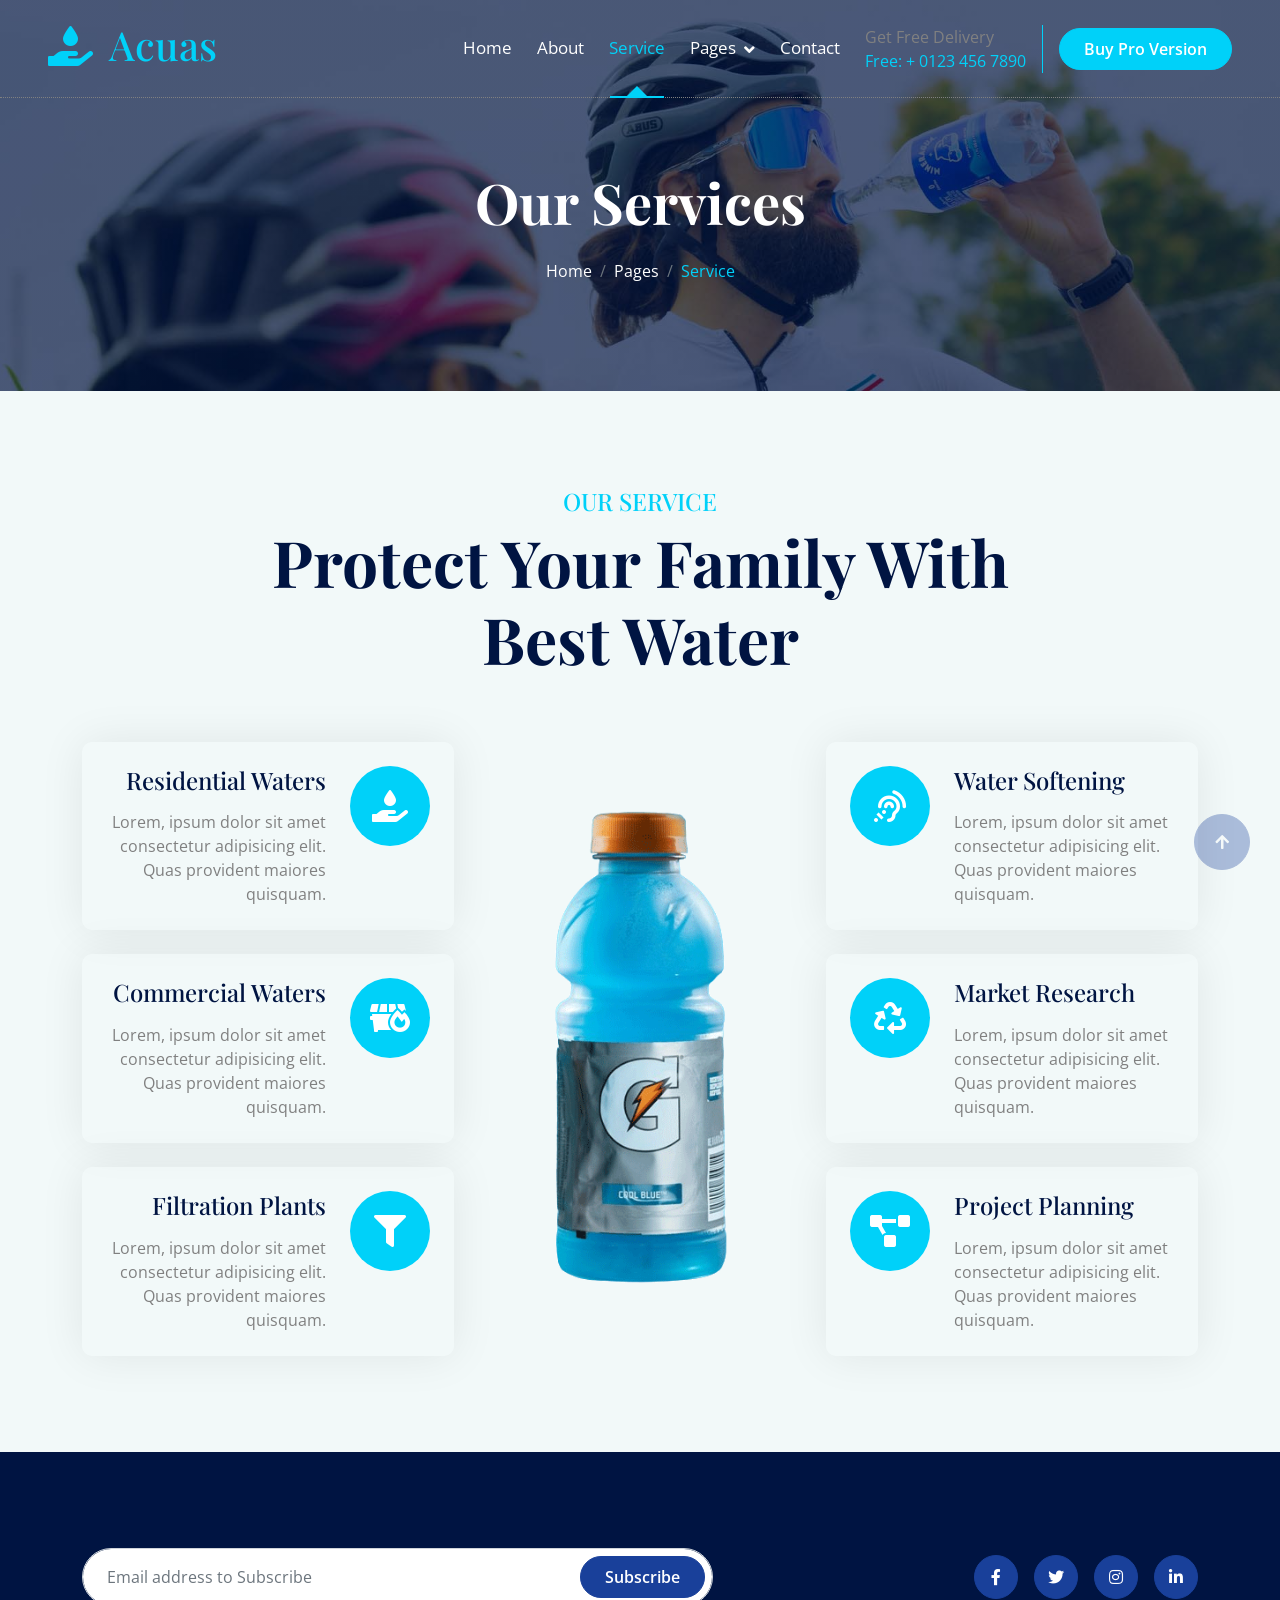
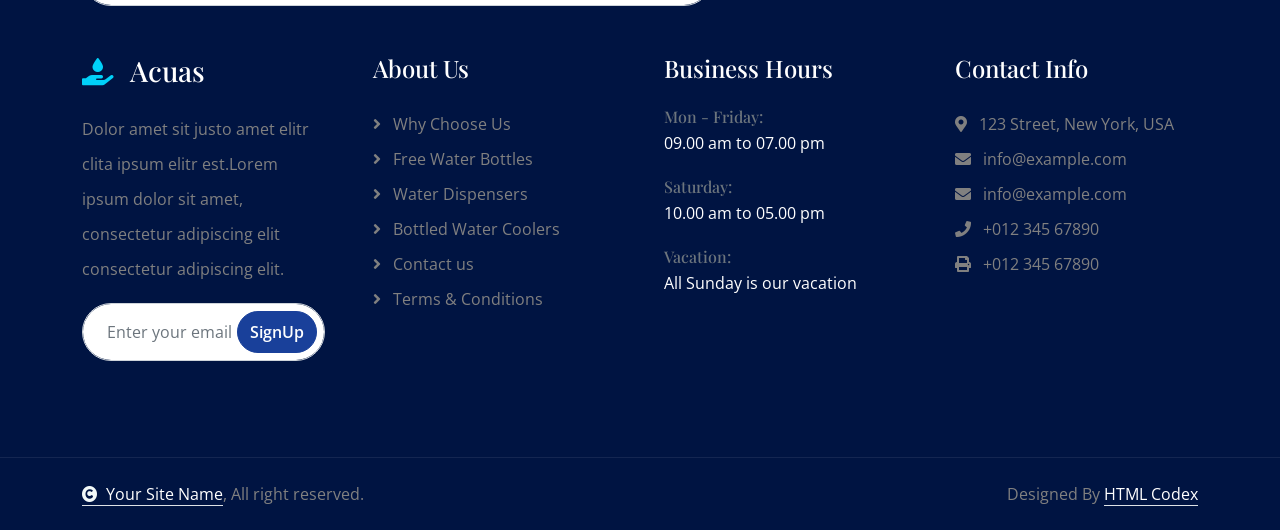
<file: PRO-001/service.html>
<!DOCTYPE html>
<html lang="en">

    <head>
        <meta charset="utf-8">
        <title>Acuas - Drinking Water Website Template</title>
        <meta content="width=device-width, initial-scale=1.0" name="viewport">
        <meta content="" name="keywords">
        <meta content="" name="description">

        <!-- Google Web Fonts -->
        <link rel="preconnect" href="https://fonts.googleapis.com">
        <link rel="preconnect" href="https://fonts.gstatic.com" crossorigin>
        <link href="https://fonts.googleapis.com/css2?family=Open+Sans:ital,wdth,wght@0,75..100,300..800;1,75..100,300..800&family=Playfair+Display:ital,wght@0,400..900;1,400..900&display=swap" rel="stylesheet"> 

        <!-- Icon Font Stylesheet -->
        <link rel="stylesheet" href="https://use.fontawesome.com/releases/v5.15.4/css/all.css"/>
        <link href="https://cdn.jsdelivr.net/npm/bootstrap-icons@1.4.1/font/bootstrap-icons.css" rel="stylesheet">

        <!-- Libraries Stylesheet -->
        <link href="lib/animate/animate.min.css" rel="stylesheet">
        <link href="lib/owlcarousel/assets/owl.carousel.min.css" rel="stylesheet">


        <!-- Customized Bootstrap Stylesheet -->
        <link href="css/bootstrap.min.css" rel="stylesheet">

        <!-- Template Stylesheet -->
        <link href="css/style.css" rel="stylesheet">
    </head>

    <body>

        <!-- Spinner Start -->
        <div id="spinner" class="show bg-white position-fixed translate-middle w-100 vh-100 top-50 start-50 d-flex align-items-center justify-content-center">
            <div class="spinner-border text-primary" style="width: 3rem; height: 3rem;" role="status">
                <span class="sr-only">Loading...</span>
            </div>
        </div>
        <!-- Spinner End -->

        <!-- Navbar & Hero Start -->
        <div class="container-fluid position-relative p-0">
            <nav class="navbar navbar-expand-lg navbar-light px-4 px-lg-5 py-3 py-lg-0">
                <a href="" class="navbar-brand p-0">
                    <h1 class="text-primary"><i class="fas fa-hand-holding-water me-3"></i>Acuas</h1>
                    <!-- <img src="img/logo.png" alt="Logo"> -->
                </a>
                <button class="navbar-toggler" type="button" data-bs-toggle="collapse" data-bs-target="#navbarCollapse">
                    <span class="fa fa-bars"></span>
                </button>
                <div class="collapse navbar-collapse" id="navbarCollapse">
                    <div class="navbar-nav ms-auto py-0">
                        <a href="index.html" class="nav-item nav-link">Home</a>
                        <a href="about.html" class="nav-item nav-link">About</a>
                        <a href="service.html" class="nav-item nav-link active">Service</a>
                        <div class="nav-item dropdown">
                            <a href="#" class="nav-link dropdown-toggle" data-bs-toggle="dropdown">Pages</a>
                            <div class="dropdown-menu m-0">
                                <a href="product.html" class="dropdown-item">Products</a>
                                <a href="blog.html" class="dropdown-item">Blog Posts</a>
                            </div>
                        </div>
                        <a href="contact.html" class="nav-item nav-link">Contact</a>
                    </div>
                    <div class="d-none d-xl-flex me-3">
                        <div class="d-flex flex-column pe-3 border-end border-primary">
                            <span class="text-body">Get Free Delivery</span>
                            <a href="tel:+4733378901"><span class="text-primary">Free: + 0123 456 7890</span></a>
                        </div>
                    </div>
                    <a href="https://htmlcodex.com/downloading/?item=3402" class="btn btn-primary rounded-pill d-inline-flex flex-shrink-0 py-2 px-4">Buy Pro Version</a>
                </div>
            </nav>

            <!-- Header Start -->
            <div class="container-fluid bg-breadcrumb">
                <div class="container text-center py-5" style="max-width: 900px;">
                    <h4 class="text-white display-4 mb-4 wow fadeInDown" data-wow-delay="0.1s">Our Services</h4>
                    <ol class="breadcrumb d-flex justify-content-center mb-0 wow fadeInDown" data-wow-delay="0.3s">
                        <li class="breadcrumb-item"><a href="index.html">Home</a></li>
                        <li class="breadcrumb-item"><a href="#">Pages</a></li>
                        <li class="breadcrumb-item active text-primary">Service</li>
                    </ol>    
                </div>
            </div>
            <!-- Header End -->
        </div>
        <!-- Navbar & Hero End -->


        <!-- Service Start -->
        <div class="container-fluid service bg-light overflow-hidden py-5">
            <div class="container py-5">
                <div class="text-center mx-auto pb-5 wow fadeInUp" data-wow-delay="0.2s" style="max-width: 800px;">
                    <h4 class="text-uppercase text-primary">Our Service</h4>
                    <h1 class="display-3 text-capitalize mb-3">Protect Your Family with Best Water</h1>
                </div>
                <div class="row gx-0 gy-4 align-items-center">
                    <div class="col-lg-6 col-xl-4 wow fadeInLeft" data-wow-delay="0.2s">
                        <div class="service-item rounded p-4 mb-4">
                            <div class="row">
                                <div class="col-12">
                                    <div class="d-flex">
                                        <div class="service-content text-end">
                                            <a href="#" class="h4 d-inline-block mb-3">Residential Waters</a>
                                            <p class="mb-0">Lorem, ipsum dolor sit amet consectetur adipisicing elit. Quas provident maiores quisquam.</p>
                                        </div>
                                        <div class="ps-4">
                                            <div class="service-btn"><i class="fas fa-hand-holding-water text-white fa-2x"></i></div>
                                        </div>
                                    </div>
                                </div>
                            </div>
                        </div>
                        <div class="service-item rounded p-4 mb-4">
                            <div class="row">
                                <div class="col-12">
                                    <div class="d-flex">
                                        <div class="service-content text-end">
                                            <a href="#" class="h4 d-inline-block mb-3">Commercial Waters</a>
                                            <p class="mb-0">Lorem, ipsum dolor sit amet consectetur adipisicing elit. Quas provident maiores quisquam.</p>
                                        </div>
                                        <div class="ps-4">
                                            <div class="service-btn"><i class="fas fa-dumpster-fire text-white fa-2x"></i></div>
                                        </div>
                                    </div>
                                </div>
                            </div>
                        </div>
                        <div class="service-item rounded p-4 mb-0">
                            <div class="row">
                                <div class="col-12">
                                    <div class="d-flex">
                                        <div class="service-content text-end">
                                            <a href="#" class="h4 d-inline-block mb-3">Filtration Plants</a>
                                            <p class="mb-0">Lorem, ipsum dolor sit amet consectetur adipisicing elit. Quas provident maiores quisquam.</p>
                                        </div>
                                        <div class="ps-4">
                                            <div class="service-btn"><i class="fas fa-filter text-white fa-2x"></i></div>
                                        </div>
                                    </div>
                                </div>
                            </div>
                        </div>
                    </div>
                    <div class="col-lg-6 col-xl-4 wow fadeInUp" data-wow-delay="0.3s">
                        <div class="bg-transparent">
                            <img src="img/water.png" class="img-fluid w-100" alt="">
                        </div>
                    </div>
                    <div class="col-lg-6 col-xl-4 wow fadeInRight" data-wow-delay="0.2s">
                        <div class="service-item rounded p-4 mb-4">
                            <div class="row">
                                <div class="col-12">
                                    <div class="d-flex">
                                        <div class="pe-4">
                                            <div class="service-btn"><i class="fas fa-assistive-listening-systems text-white fa-2x"></i></div>
                                        </div>
                                        <div class="service-content">
                                            <a href="#" class="h4 d-inline-block mb-3">Water Softening</a>
                                            <p class="mb-0">Lorem, ipsum dolor sit amet consectetur adipisicing elit. Quas provident maiores quisquam.</p>
                                        </div>
                                    </div>
                                </div>
                            </div>
                        </div>
                        <div class="service-item rounded p-4 mb-4">
                            <div class="row">
                                <div class="col-12">
                                    <div class="d-flex">
                                        <div class="pe-4">
                                            <div class="service-btn"><i class="fas fa-recycle text-white fa-2x"></i></div>
                                        </div>
                                        <div class="service-content">
                                            <a href="#" class="h4 d-inline-block mb-3">Market Research</a>
                                            <p class="mb-0">Lorem, ipsum dolor sit amet consectetur adipisicing elit. Quas provident maiores quisquam.</p>
                                        </div>
                                    </div>
                                </div>
                            </div>
                        </div>
                        <div class="service-item rounded p-4 mb-0">
                            <div class="row">
                                <div class="col-12">
                                    <div class="d-flex">
                                        <div class="pe-4">
                                            <div class="service-btn"><i class="fas fa-project-diagram text-white fa-2x"></i></div>
                                        </div>
                                        <div class="service-content">
                                            <a href="#" class="h4 d-inline-block mb-3">Project Planning</a>
                                            <p class="mb-0">Lorem, ipsum dolor sit amet consectetur adipisicing elit. Quas provident maiores quisquam.</p>
                                        </div>
                                    </div>
                                </div>
                            </div>
                        </div>
                    </div>
                </div>
            </div>
        </div>
        <!-- Service End -->

        <!-- Footer Start -->
        <div class="container-fluid footer py-5 wow fadeIn" data-wow-delay="0.2s">
            <div class="container py-5">
                <div class="row g-5 mb-5 align-items-center">
                    <div class="col-lg-7">
                        <div class="position-relative mx-auto">
                            <input class="form-control rounded-pill w-100 py-3 ps-4 pe-5" type="text" placeholder="Email address to Subscribe">
                            <button type="button" class="btn btn-secondary rounded-pill position-absolute top-0 end-0 py-2 px-4 mt-2 me-2">Subscribe</button>
                        </div>
                    </div>
                    <div class="col-lg-5">
                        <div class="d-flex align-items-center justify-content-center justify-content-lg-end">
                            <a class="btn btn-secondary btn-md-square rounded-circle me-3" href=""><i class="fab fa-facebook-f"></i></a>
                            <a class="btn btn-secondary btn-md-square rounded-circle me-3" href=""><i class="fab fa-twitter"></i></a>
                            <a class="btn btn-secondary btn-md-square rounded-circle me-3" href=""><i class="fab fa-instagram"></i></a>
                            <a class="btn btn-secondary btn-md-square rounded-circle me-0" href=""><i class="fab fa-linkedin-in"></i></a>
                        </div>
                    </div>
                </div>
                <div class="row g-5">
                    <div class="col-md-6 col-lg-6 col-xl-3">
                        <div class="footer-item d-flex flex-column">
                            <div class="footer-item">
                                <h3 class="text-white mb-4"><i class="fas fa-hand-holding-water text-primary me-3"></i>Acuas</h3>
                                <p class="mb-3">Dolor amet sit justo amet elitr clita ipsum elitr est.Lorem ipsum dolor sit amet, consectetur adipiscing elit consectetur adipiscing elit.</p>
                            </div>
                            <div class="position-relative">
                                <input class="form-control rounded-pill w-100 py-3 ps-4 pe-5" type="text" placeholder="Enter your email">
                                <button type="button" class="btn btn-secondary rounded-pill position-absolute top-0 end-0 py-2 mt-2 me-2">SignUp</button>
                            </div>
                        </div>
                    </div>
                    <div class="col-md-6 col-lg-6 col-xl-3">
                        <div class="footer-item d-flex flex-column">
                            <h4 class="text-white mb-4">About Us</h4>
                            <a href="#"><i class="fas fa-angle-right me-2"></i> Why Choose Us</a>
                            <a href="#"><i class="fas fa-angle-right me-2"></i> Free Water Bottles</a>
                            <a href="#"><i class="fas fa-angle-right me-2"></i> Water Dispensers</a>
                            <a href="#"><i class="fas fa-angle-right me-2"></i> Bottled Water Coolers</a>
                            <a href="#"><i class="fas fa-angle-right me-2"></i> Contact us</a>
                            <a href="#"><i class="fas fa-angle-right me-2"></i> Terms & Conditions</a>
                        </div>
                    </div>
                    <div class="col-md-6 col-lg-6 col-xl-3">
                        <div class="footer-item d-flex flex-column">
                            <h4 class="text-white mb-4">Business Hours</h4>
                            <div class="mb-3">
                                <h6 class="text-muted mb-0">Mon - Friday:</h6>
                                <p class="text-white mb-0">09.00 am to 07.00 pm</p>
                            </div>
                            <div class="mb-3">
                                <h6 class="text-muted mb-0">Saturday:</h6>
                                <p class="text-white mb-0">10.00 am to 05.00 pm</p>
                            </div>
                            <div class="mb-3">
                                <h6 class="text-muted mb-0">Vacation:</h6>
                                <p class="text-white mb-0">All Sunday is our vacation</p>
                            </div>
                        </div>
                    </div>
                    <div class="col-md-6 col-lg-6 col-xl-3">
                        <div class="footer-item d-flex flex-column">
                            <h4 class="text-white mb-4">Contact Info</h4>
                            <a href="#"><i class="fa fa-map-marker-alt me-2"></i> 123 Street, New York, USA</a>
                            <a href="mailto:info@example.com"><i class="fas fa-envelope me-2"></i> info@example.com</a>
                            <a href="mailto:info@example.com"><i class="fas fa-envelope me-2"></i> info@example.com</a>
                            <a href="tel:+012 345 67890"><i class="fas fa-phone me-2"></i> +012 345 67890</a>
                            <a href="tel:+012 345 67890" class="mb-3"><i class="fas fa-print me-2"></i> +012 345 67890</a>
                        </div>
                    </div>
                </div>
            </div>
        </div>
        <!-- Footer End -->

        
        <!-- Copyright Start -->
        <div class="container-fluid copyright py-4">
            <div class="container">
                <div class="row g-4 align-items-center">
                    <div class="col-md-6 text-center text-md-start mb-md-0">
                        <span class="text-body"><a href="#" class="border-bottom text-white"><i class="fas fa-copyright text-light me-2"></i>Your Site Name</a>, All right reserved.</span>
                    </div>
                    <div class="col-md-6 text-center text-md-end text-body">
                        <!--/*** The author’s attribution link must remain intact in the template. ***/-->
                        <!--/*** If you wish to remove this credit link, please purchase the Pro Version . ***/-->
                        Designed By <a class="border-bottom text-white" href="https://htmlcodex.com">HTML Codex</a>
                    </div>
                </div>
            </div>
        </div>
        <!-- Copyright End -->


        <!-- Back to Top -->
        <a href="#" class="btn btn-secondary btn-lg-square rounded-circle back-to-top"><i class="fa fa-arrow-up"></i></a>   

        
    <!-- JavaScript Libraries -->
    <script src="https://ajax.googleapis.com/ajax/libs/jquery/3.6.4/jquery.min.js"></script>
    <script src="https://cdn.jsdelivr.net/npm/bootstrap@5.0.0/dist/js/bootstrap.bundle.min.js"></script>
    <script src="lib/wow/wow.min.js"></script>
    <script src="lib/easing/easing.min.js"></script>
    <script src="lib/waypoints/waypoints.min.js"></script>
    <script src="lib/owlcarousel/owl.carousel.min.js"></script>
    

    <!-- Template Javascript -->
    <script src="js/main.js"></script>
    </body>

</html>
</file>
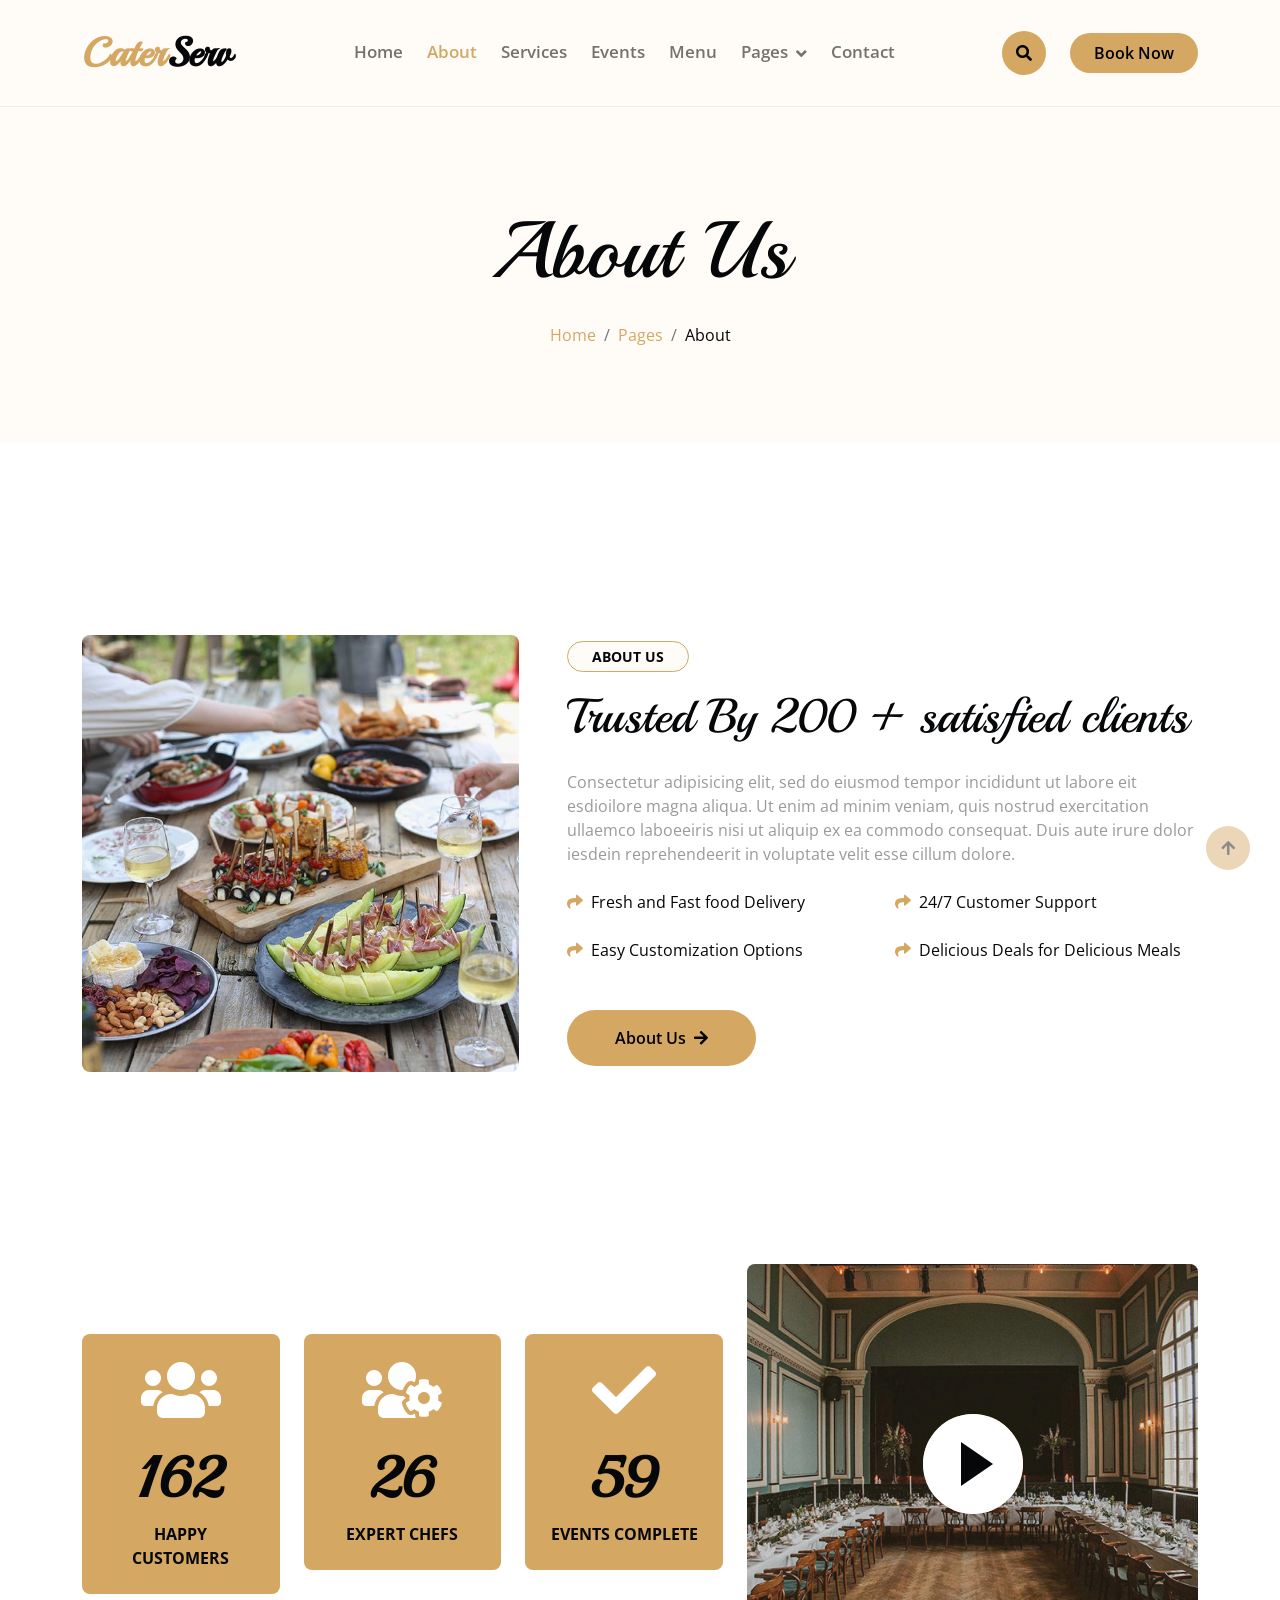
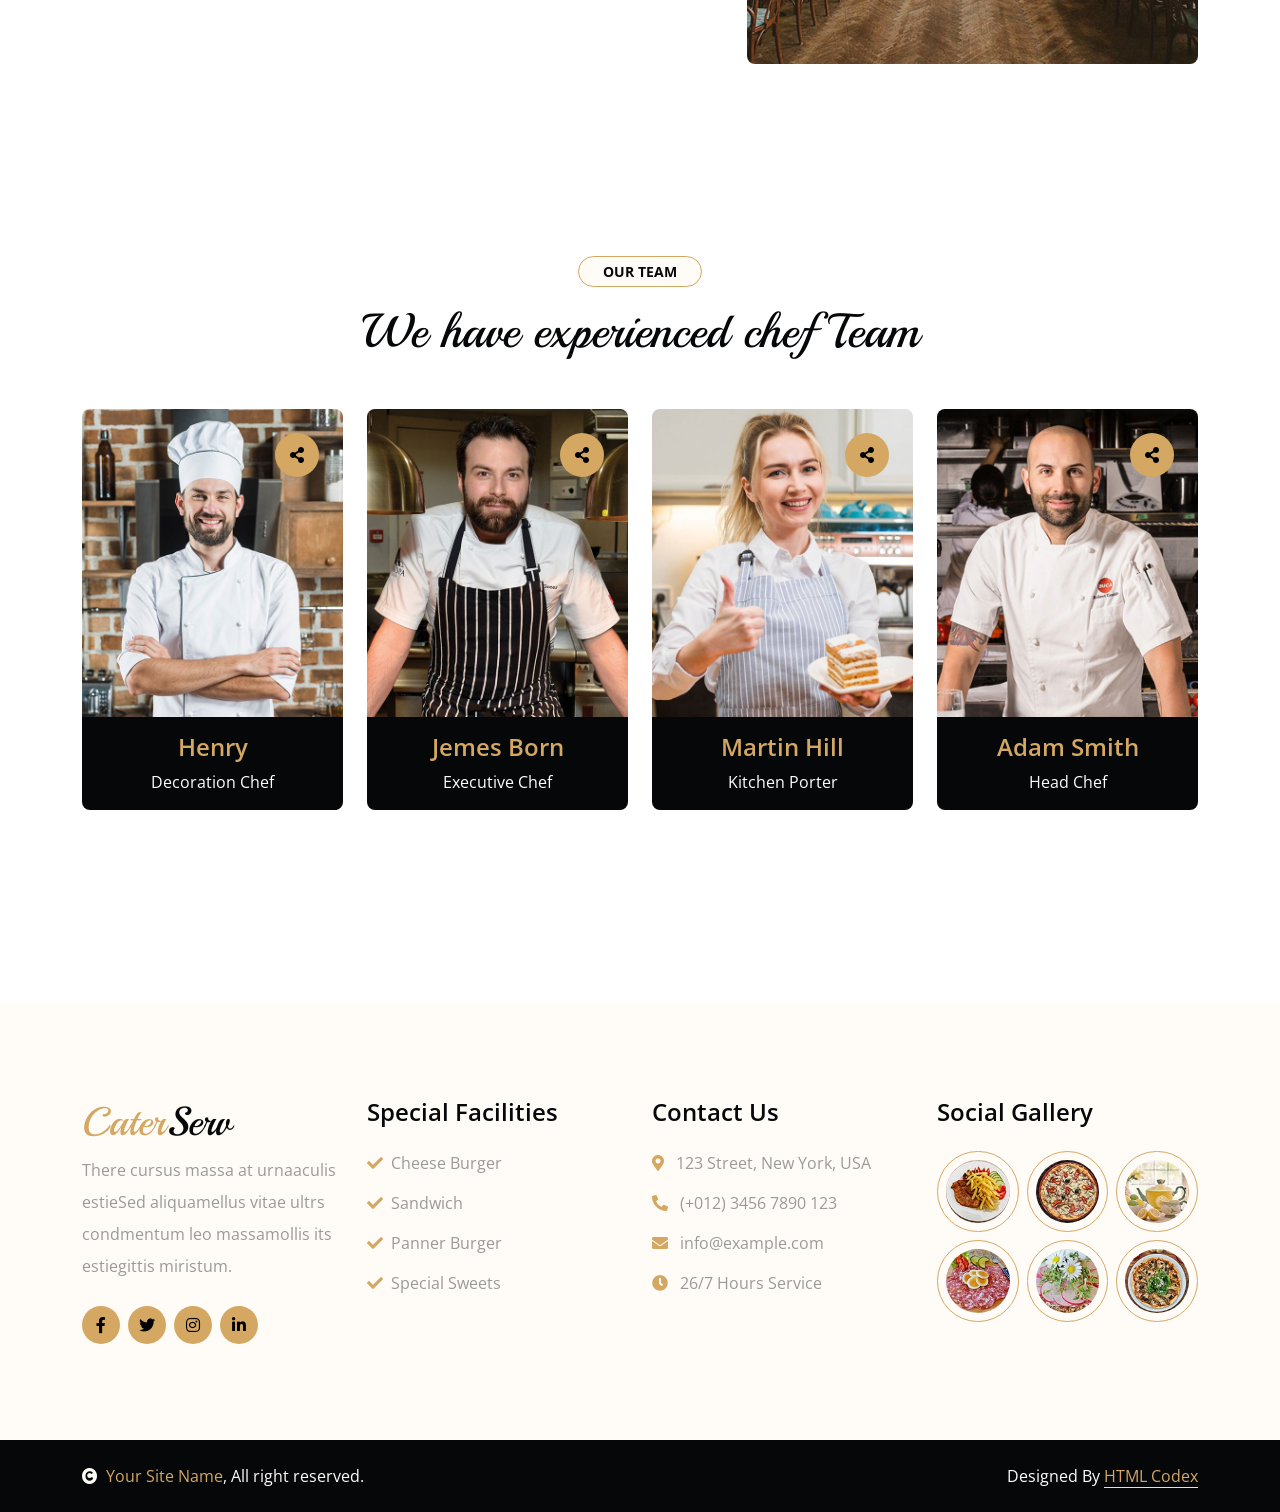
<file: PRO-002/about.html>
<!DOCTYPE html>
<html lang="en">

    <head>
        <meta charset="utf-8">
        <title>CaterServ - Catering Services Website Template</title>
        <meta content="width=device-width, initial-scale=1.0" name="viewport">
        <meta content="" name="keywords">
        <meta content="" name="description">

        <!-- Google Web Fonts -->
        <link rel="preconnect" href="https://fonts.googleapis.com">
        <link rel="preconnect" href="https://fonts.gstatic.com" crossorigin>
        <link href="https://fonts.googleapis.com/css2?family=Open+Sans:wght@400;600&family=Playball&display=swap" rel="stylesheet">

        <!-- Icon Font Stylesheet -->
        <link rel="stylesheet" href="https://use.fontawesome.com/releases/v5.15.4/css/all.css"/>
        <link href="https://cdn.jsdelivr.net/npm/bootstrap-icons@1.4.1/font/bootstrap-icons.css" rel="stylesheet">

        <!-- Libraries Stylesheet -->
        <link href="lib/animate/animate.min.css" rel="stylesheet">
        <link href="lib/lightbox/css/lightbox.min.css" rel="stylesheet">
        <link href="lib/owlcarousel/owl.carousel.min.css" rel="stylesheet">

        <!-- Customized Bootstrap Stylesheet -->
        <link href="css/bootstrap.min.css" rel="stylesheet">

        <!-- Template Stylesheet -->
        <link href="css/style.css" rel="stylesheet">
    </head>

    <body>

        <!-- Spinner Start -->
        <div id="spinner" class="show w-100 vh-100 bg-white position-fixed translate-middle top-50 start-50  d-flex align-items-center justify-content-center">
            <div class="spinner-grow text-primary" role="status"></div>
        </div>
        <!-- Spinner End -->


        <!-- Navbar start -->
        <div class="container-fluid nav-bar">
            <div class="container">
                <nav class="navbar navbar-light navbar-expand-lg py-4">
                    <a href="index.html" class="navbar-brand">
                        <h1 class="text-primary fw-bold mb-0">Cater<span class="text-dark">Serv</span> </h1>
                    </a>
                    <button class="navbar-toggler py-2 px-3" type="button" data-bs-toggle="collapse" data-bs-target="#navbarCollapse">
                        <span class="fa fa-bars text-primary"></span>
                    </button>
                    <div class="collapse navbar-collapse" id="navbarCollapse">
                        <div class="navbar-nav mx-auto">
                            <a href="index.html" class="nav-item nav-link">Home</a>
                            <a href="about.html" class="nav-item nav-link active">About</a>
                            <a href="service.html" class="nav-item nav-link">Services</a>
                            <a href="event.html" class="nav-item nav-link">Events</a>
                            <a href="menu.html" class="nav-item nav-link">Menu</a>
                            <div class="nav-item dropdown">
                                <a href="#" class="nav-link dropdown-toggle" data-bs-toggle="dropdown">Pages</a>
                                <div class="dropdown-menu bg-light">
                                    <a href="book.html" class="dropdown-item">Booking</a>
                                    <a href="blog.html" class="dropdown-item">Our Blog</a>
                                    <a href="team.html" class="dropdown-item">Our Team</a>
                                    <a href="testimonial.html" class="dropdown-item">Testimonial</a>
                                    <a href="404.html" class="dropdown-item">404 Page</a>
                                </div>
                            </div>
                            <a href="contact.html" class="nav-item nav-link">Contact</a>
                        </div>
                        <button class="btn-search btn btn-primary btn-md-square me-4 rounded-circle d-none d-lg-inline-flex" data-bs-toggle="modal" data-bs-target="#searchModal"><i class="fas fa-search"></i></button>
                        <a href="" class="btn btn-primary py-2 px-4 d-none d-xl-inline-block rounded-pill">Book Now</a>
                    </div>
                </nav>
            </div>
        </div>
        <!-- Navbar End -->


        <!-- Modal Search Start -->
        <div class="modal fade" id="searchModal" tabindex="-1" aria-labelledby="exampleModalLabel" aria-hidden="true">
            <div class="modal-dialog modal-fullscreen">
                <div class="modal-content rounded-0">
                    <div class="modal-header">
                        <h5 class="modal-title" id="exampleModalLabel">Search by keyword</h5>
                        <button type="button" class="btn-close" data-bs-dismiss="modal" aria-label="Close"></button>
                    </div>
                    <div class="modal-body d-flex align-items-center">
                        <div class="input-group w-75 mx-auto d-flex">
                            <input type="search" class="form-control bg-transparent p-3" placeholder="keywords" aria-describedby="search-icon-1">
                            <span id="search-icon-1" class="input-group-text p-3"><i class="fa fa-search"></i></span>
                        </div>
                    </div>
                </div>
            </div>
        </div>
        <!-- Modal Search End -->


        <!-- Hero Start -->
        <div class="container-fluid bg-light py-6 my-6 mt-0">
            <div class="container text-center animated bounceInDown">
                <h1 class="display-1 mb-4">About Us</h1>
                <ol class="breadcrumb justify-content-center mb-0 animated bounceInDown">
                    <li class="breadcrumb-item"><a href="#">Home</a></li>
                    <li class="breadcrumb-item"><a href="#">Pages</a></li>
                    <li class="breadcrumb-item text-dark" aria-current="page">About</li>
                </ol>
            </div>
        </div>
        <!-- Hero End -->


        <!-- About Satrt -->
        <div class="container-fluid py-6">
            <div class="container">
                <div class="row g-5 align-items-center">
                    <div class="col-lg-5 wow bounceInUp" data-wow-delay="0.1s">
                        <img src="img/about.jpg" class="img-fluid rounded" alt="">
                    </div>
                    <div class="col-lg-7 wow bounceInUp" data-wow-delay="0.3s">
                        <small class="d-inline-block fw-bold text-dark text-uppercase bg-light border border-primary rounded-pill px-4 py-1 mb-3">About Us</small>
                        <h1 class="display-5 mb-4">Trusted By 200 + satisfied clients</h1>
                        <p class="mb-4">Consectetur adipisicing elit, sed do eiusmod tempor incididunt ut labore eit esdioilore magna aliqua. Ut enim ad minim veniam, 
                            quis nostrud exercitation ullaemco laboeeiris nisi ut aliquip ex ea commodo consequat. Duis aute irure 
                            dolor iesdein reprehendeerit in voluptate velit esse cillum dolore.</p>
                        <div class="row g-4 text-dark mb-5">
                            <div class="col-sm-6">
                                <i class="fas fa-share text-primary me-2"></i>Fresh and Fast food Delivery
                            </div>
                            <div class="col-sm-6">
                                <i class="fas fa-share text-primary me-2"></i>24/7 Customer Support
                            </div>
                            <div class="col-sm-6">
                                <i class="fas fa-share text-primary me-2"></i>Easy Customization Options
                            </div>
                            <div class="col-sm-6">
                                <i class="fas fa-share text-primary me-2"></i>Delicious Deals for Delicious Meals
                            </div>
                        </div>
                        <a href="" class="btn btn-primary py-3 px-5 rounded-pill">About Us<i class="fas fa-arrow-right ps-2"></i></a>
                    </div>
                </div>
            </div>
        </div>
        <!-- About End -->


        <!-- Fact Start-->
        <div class="container-fluid faqt py-6">
            <div class="container">
                <div class="row g-4 align-items-center">
                    <div class="col-lg-7">
                       <div class="row g-4">
                            <div class="col-sm-4 wow bounceInUp" data-wow-delay="0.3s">
                                <div class="faqt-item bg-primary rounded p-4 text-center">
                                    <i class="fas fa-users fa-4x mb-4 text-white"></i>
                                    <h1 class="display-4 fw-bold" data-toggle="counter-up">689</h1>
                                    <p class="text-dark text-uppercase fw-bold mb-0">Happy Customers</p>
                                </div>
                            </div>
                            <div class="col-sm-4 wow bounceInUp" data-wow-delay="0.5s">
                                <div class="faqt-item bg-primary rounded p-4 text-center">
                                    <i class="fas fa-users-cog fa-4x mb-4 text-white"></i>
                                    <h1 class="display-4 fw-bold" data-toggle="counter-up">107</h1>
                                    <p class="text-dark text-uppercase fw-bold mb-0">Expert Chefs</p>
                                </div>
                            </div>
                            <div class="col-sm-4 wow bounceInUp" data-wow-delay="0.7s">
                                <div class="faqt-item bg-primary rounded p-4 text-center">
                                    <i class="fas fa-check fa-4x mb-4 text-white"></i>
                                    <h1 class="display-4 fw-bold" data-toggle="counter-up">253</h1>
                                    <p class="text-dark text-uppercase fw-bold mb-0">Events Complete</p>
                                </div>
                            </div>
                        </div>
                    </div>
                    <div class="col-lg-5 wow bounceInUp" data-wow-delay="0.1s">
                        <div class="video">
                            <button type="button" class="btn btn-play" data-bs-toggle="modal" data-src="https://www.youtube.com/embed/DWRcNpR6Kdc" data-bs-target="#videoModal">
                                <span></span>
                            </button>
                        </div>
                    </div>
                </div>
            </div>
        </div>
        <!-- Modal Video -->
        <div class="modal fade" id="videoModal" tabindex="-1" aria-labelledby="exampleModalLabel" aria-hidden="true">
            <div class="modal-dialog">
                <div class="modal-content rounded-0">
                    <div class="modal-header">
                        <h5 class="modal-title" id="exampleModalLabel">Youtube Video</h5>
                        <button type="button" class="btn-close" data-bs-dismiss="modal" aria-label="Close"></button>
                    </div>
                    <div class="modal-body">
                        <!-- 16:9 aspect ratio -->
                        <div class="ratio ratio-16x9">
                            <iframe class="embed-responsive-item" src="" id="video" allowfullscreen allowscriptaccess="always"
                                allow="autoplay"></iframe>
                        </div>
                    </div>
                </div>
            </div>
        </div>
        <!-- Fact End -->


        <!-- Team Start -->
        <div class="container-fluid team py-6">
            <div class="container">
                <div class="text-center wow bounceInUp" data-wow-delay="0.1s">
                    <small class="d-inline-block fw-bold text-dark text-uppercase bg-light border border-primary rounded-pill px-4 py-1 mb-3">Our Team</small>
                    <h1 class="display-5 mb-5">We have experienced chef Team</h1>
                </div>
                <div class="row g-4">
                    <div class="col-lg-3 col-md-6 wow bounceInUp" data-wow-delay="0.1s">
                        <div class="team-item rounded">
                            <img class="img-fluid rounded-top " src="img/team-1.jpg" alt="">
                            <div class="team-content text-center py-3 bg-dark rounded-bottom">
                                <h4 class="text-primary">Henry</h4>
                                <p class="text-white mb-0">Decoration Chef</p>
                            </div>
                            <div class="team-icon d-flex flex-column justify-content-center m-4">
                                <a class="share btn btn-primary btn-md-square rounded-circle mb-2" href=""><i class="fas fa-share-alt"></i></a>
                                <a class="share-link btn btn-primary btn-md-square rounded-circle mb-2" href=""><i class="fab fa-facebook-f"></i></a>
                                <a class="share-link btn btn-primary btn-md-square rounded-circle mb-2" href=""><i class="fab fa-twitter"></i></a>
                                <a class="share-link btn btn-primary btn-md-square rounded-circle mb-2" href=""><i class="fab fa-instagram"></i></a>
                            </div>
                        </div>
                    </div>
                    <div class="col-lg-3 col-md-6 wow bounceInUp" data-wow-delay="0.3s">
                        <div class="team-item rounded">
                            <img class="img-fluid rounded-top " src="img/team-2.jpg" alt="">
                            <div class="team-content text-center py-3 bg-dark rounded-bottom">
                                <h4 class="text-primary">Jemes Born</h4>
                                <p class="text-white mb-0">Executive Chef</p>
                            </div>
                            <div class="team-icon d-flex flex-column justify-content-center m-4">
                                <a class="share btn btn-primary btn-md-square rounded-circle mb-2" href=""><i class="fas fa-share-alt"></i></a>
                                <a class="share-link btn btn-primary btn-md-square rounded-circle mb-2" href=""><i class="fab fa-facebook-f"></i></a>
                                <a class="share-link btn btn-primary btn-md-square rounded-circle mb-2" href=""><i class="fab fa-twitter"></i></a>
                                <a class="share-link btn btn-primary btn-md-square rounded-circle mb-2" href=""><i class="fab fa-instagram"></i></a>
                            </div>
                        </div>
                    </div>
                    <div class="col-lg-3 col-md-6 wow bounceInUp" data-wow-delay="0.5s">
                        <div class="team-item rounded">
                            <img class="img-fluid rounded-top " src="img/team-3.jpg" alt="">
                            <div class="team-content text-center py-3 bg-dark rounded-bottom">
                                <h4 class="text-primary">Martin Hill</h4>
                                <p class="text-white mb-0">Kitchen Porter</p>
                            </div>
                            <div class="team-icon d-flex flex-column justify-content-center m-4">
                                <a class="share btn btn-primary btn-md-square rounded-circle mb-2" href=""><i class="fas fa-share-alt"></i></a>
                                <a class="share-link btn btn-primary btn-md-square rounded-circle mb-2" href=""><i class="fab fa-facebook-f"></i></a>
                                <a class="share-link btn btn-primary btn-md-square rounded-circle mb-2" href=""><i class="fab fa-twitter"></i></a>
                                <a class="share-link btn btn-primary btn-md-square rounded-circle mb-2" href=""><i class="fab fa-instagram"></i></a>
                            </div>
                        </div>
                    </div>
                    <div class="col-lg-3 col-md-6 wow bounceInUp" data-wow-delay="0.7s">
                        <div class="team-item rounded">
                            <img class="img-fluid rounded-top " src="img/team-4.jpg" alt="">
                            <div class="team-content text-center py-3 bg-dark rounded-bottom">
                                <h4 class="text-primary">Adam Smith</h4>
                                <p class="text-white mb-0">Head Chef</p>
                            </div>
                            <div class="team-icon d-flex flex-column justify-content-center m-4">
                                <a class="share btn btn-primary btn-md-square rounded-circle mb-2" href=""><i class="fas fa-share-alt"></i></a>
                                <a class="share-link btn btn-primary btn-md-square rounded-circle mb-2" href=""><i class="fab fa-facebook-f"></i></a>
                                <a class="share-link btn btn-primary btn-md-square rounded-circle mb-2" href=""><i class="fab fa-twitter"></i></a>
                                <a class="share-link btn btn-primary btn-md-square rounded-circle mb-2" href=""><i class="fab fa-instagram"></i></a>
                            </div>
                        </div>
                    </div>
                </div>
            </div>
        </div>
        <!-- Team End -->


        <!-- Footer Start -->
        <div class="container-fluid footer py-6 my-6 mb-0 bg-light wow bounceInUp" data-wow-delay="0.1s">
            <div class="container">
                <div class="row">
                    <div class="col-lg-3 col-md-6">
                        <div class="footer-item">
                            <h1 class="text-primary">Cater<span class="text-dark">Serv</span></h1>
                            <p class="lh-lg mb-4">There cursus massa at urnaaculis estieSed aliquamellus vitae ultrs condmentum leo massamollis its estiegittis miristum.</p>
                            <div class="footer-icon d-flex">
                                <a class="btn btn-primary btn-sm-square me-2 rounded-circle" href=""><i class="fab fa-facebook-f"></i></a>
                                <a class="btn btn-primary btn-sm-square me-2 rounded-circle" href=""><i class="fab fa-twitter"></i></a>
                                <a href="#" class="btn btn-primary btn-sm-square me-2 rounded-circle"><i class="fab fa-instagram"></i></a>
                                <a href="#" class="btn btn-primary btn-sm-square rounded-circle"><i class="fab fa-linkedin-in"></i></a>
                            </div>
                        </div>
                    </div>
                    <div class="col-lg-3 col-md-6">
                        <div class="footer-item">
                            <h4 class="mb-4">Special Facilities</h4>
                            <div class="d-flex flex-column align-items-start">
                                <a class="text-body mb-3" href=""><i class="fa fa-check text-primary me-2"></i>Cheese Burger</a>
                                <a class="text-body mb-3" href=""><i class="fa fa-check text-primary me-2"></i>Sandwich</a>
                                <a class="text-body mb-3" href=""><i class="fa fa-check text-primary me-2"></i>Panner Burger</a>
                                <a class="text-body mb-3" href=""><i class="fa fa-check text-primary me-2"></i>Special Sweets</a>
                            </div>
                        </div>
                    </div>
                    <div class="col-lg-3 col-md-6">
                        <div class="footer-item">
                            <h4 class="mb-4">Contact Us</h4>
                            <div class="d-flex flex-column align-items-start">
                                <p><i class="fa fa-map-marker-alt text-primary me-2"></i> 123 Street, New York, USA</p>
                                <p><i class="fa fa-phone-alt text-primary me-2"></i> (+012) 3456 7890 123</p>
                                <p><i class="fas fa-envelope text-primary me-2"></i> info@example.com</p>
                                <p><i class="fa fa-clock text-primary me-2"></i> 26/7 Hours Service</p>
                            </div>
                        </div>
                    </div>
                    <div class="col-lg-3 col-md-6">
                        <div class="footer-item">
                            <h4 class="mb-4">Social Gallery</h4>
                            <div class="row g-2">
                                <div class="col-4">
                                     <img src="img/menu-01.jpg" class="img-fluid rounded-circle border border-primary p-2" alt="">
                                </div>
                                <div class="col-4">
                                     <img src="img/menu-02.jpg" class="img-fluid rounded-circle border border-primary p-2" alt="">
                                </div>
                                <div class="col-4">
                                     <img src="img/menu-03.jpg" class="img-fluid rounded-circle border border-primary p-2" alt="">
                                </div>
                                <div class="col-4">
                                     <img src="img/menu-04.jpg" class="img-fluid rounded-circle border border-primary p-2" alt="">
                                </div>
                                <div class="col-4">
                                     <img src="img/menu-05.jpg" class="img-fluid rounded-circle border border-primary p-2" alt="">
                                </div>
                                <div class="col-4">
                                     <img src="img/menu-06.jpg" class="img-fluid rounded-circle border border-primary p-2" alt="">
                                </div>
                            </div>
                        </div>
                    </div>
                </div>
            </div>
        </div>
        <!-- Footer End -->


        <!-- Copyright Start -->
        <div class="container-fluid copyright bg-dark py-4">
            <div class="container">
                <div class="row">
                    <div class="col-md-6 text-center text-md-start mb-3 mb-md-0">
                        <span class="text-light"><a href="#"><i class="fas fa-copyright text-light me-2"></i>Your Site Name</a>, All right reserved.</span>
                    </div>
                    <div class="col-md-6 my-auto text-center text-md-end text-white">
                        <!--/*** This template is free as long as you keep the below author’s credit link/attribution link/backlink. ***/-->
                        <!--/*** If you'd like to use the template without the below author’s credit link/attribution link/backlink, ***/-->
                        <!--/*** you can purchase the Credit Removal License from "https://htmlcodex.com/credit-removal". ***/-->
                        Designed By <a class="border-bottom" href="https://htmlcodex.com">HTML Codex</a>
                    </div>
                </div>
            </div>
        </div>
        <!-- Copyright End -->


        <!-- Back to Top -->
        <a href="#" class="btn btn-md-square btn-primary rounded-circle back-to-top"><i class="fa fa-arrow-up"></i></a>   

        
        <!-- JavaScript Libraries -->
        <script src="https://ajax.googleapis.com/ajax/libs/jquery/1.12.4/jquery.min.js"></script>
        <script src="https://cdn.jsdelivr.net/npm/bootstrap@5.0.0/dist/js/bootstrap.bundle.min.js"></script>
        <script src="lib/wow/wow.min.js"></script>
        <script src="lib/easing/easing.min.js"></script>
        <script src="lib/waypoints/waypoints.min.js"></script>
        <script src="lib/counterup/counterup.min.js"></script>
        <script src="lib/lightbox/js/lightbox.min.js"></script>
        <script src="lib/owlcarousel/owl.carousel.min.js"></script>

        <!-- Template Javascript -->
        <script src="js/main.js"></script>
    </body>
</html>
</file>
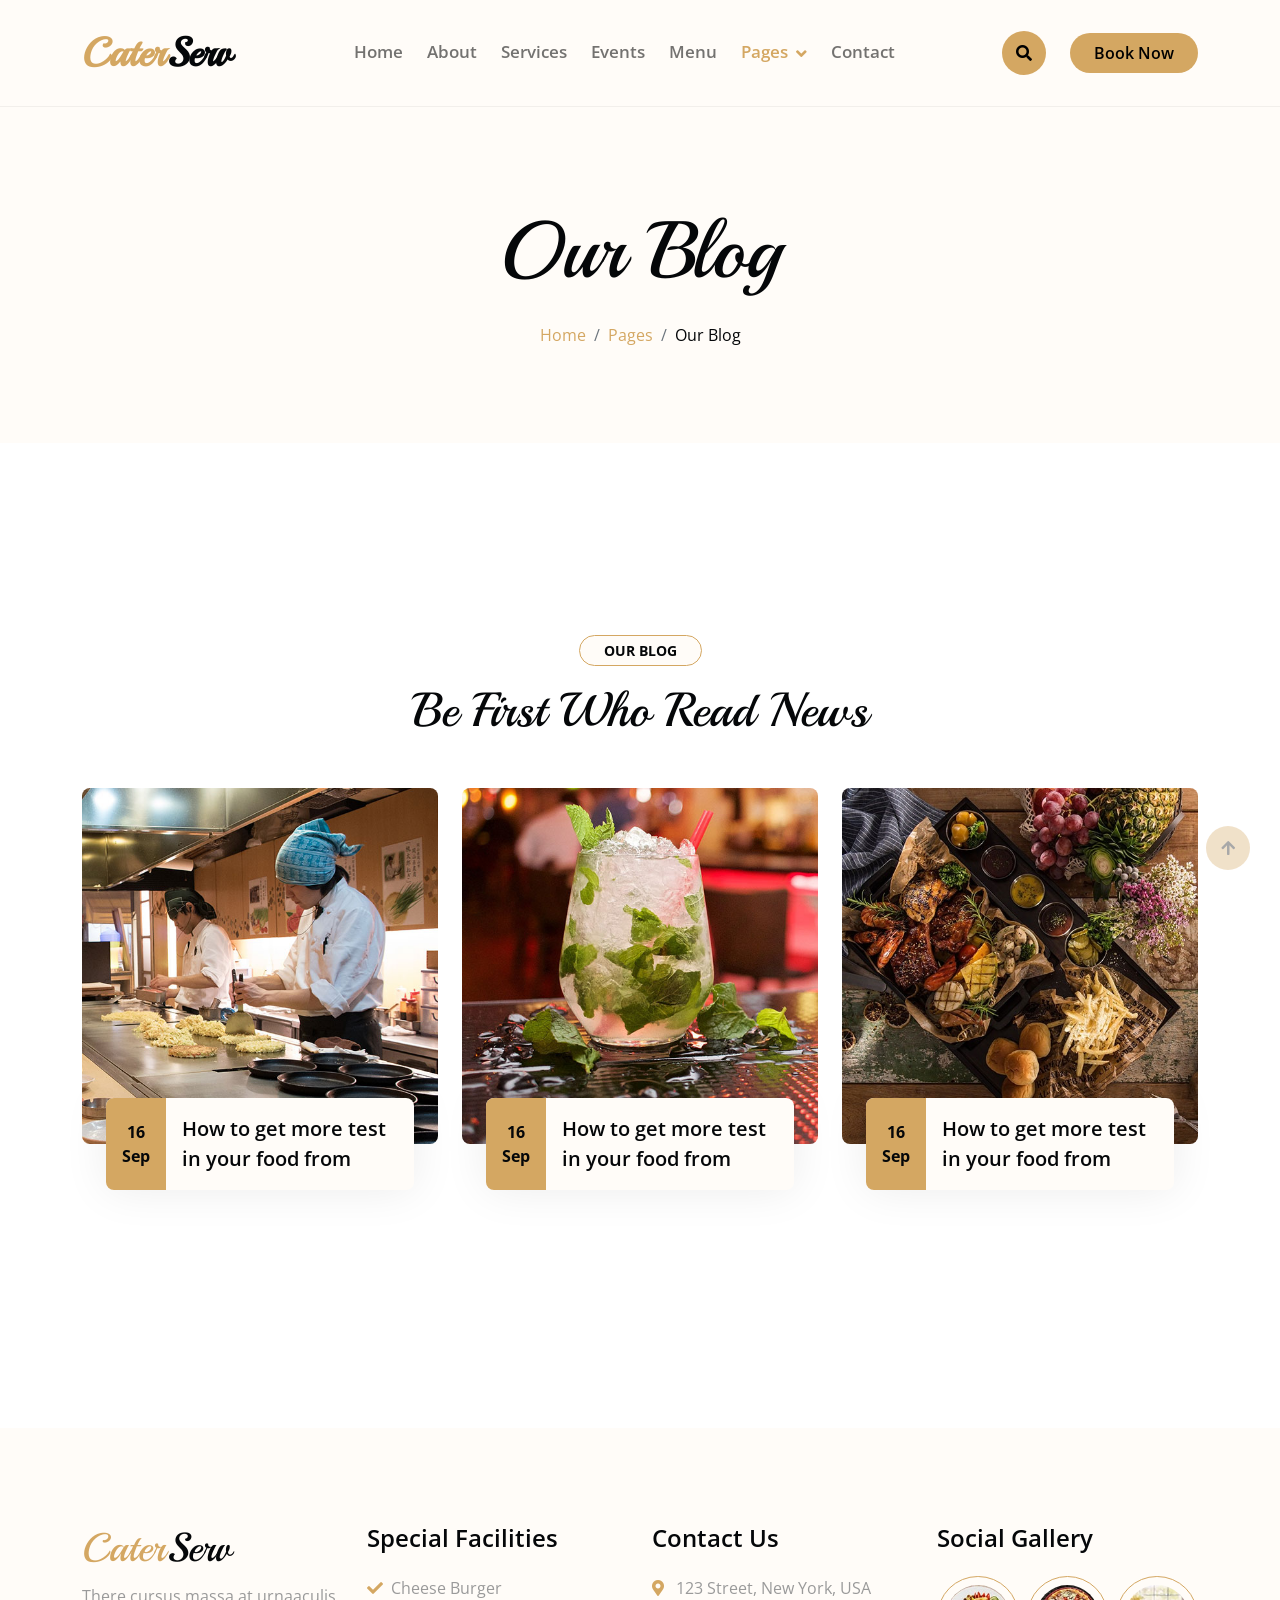
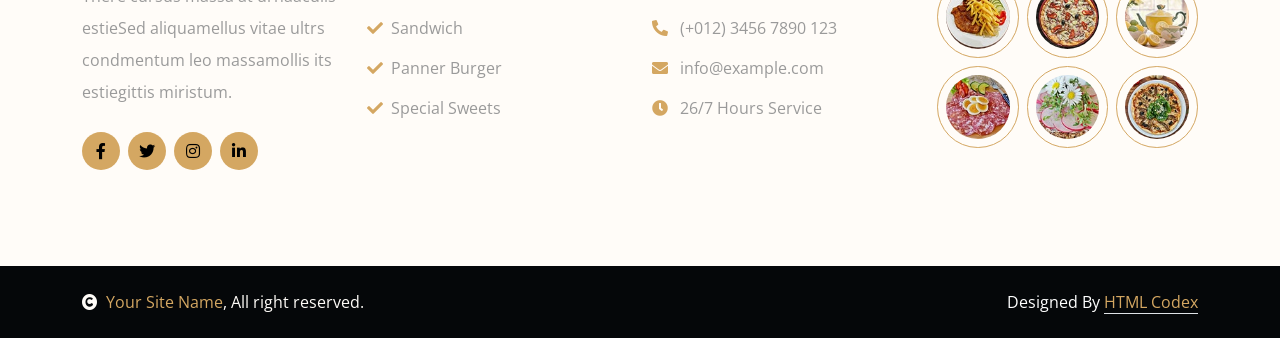
<file: PRO-002/blog.html>
<!DOCTYPE html>
<html lang="en">

    <head>
        <meta charset="utf-8">
        <title>CaterServ - Catering Services Website Template</title>
        <meta content="width=device-width, initial-scale=1.0" name="viewport">
        <meta content="" name="keywords">
        <meta content="" name="description">

        <!-- Google Web Fonts -->
        <link rel="preconnect" href="https://fonts.googleapis.com">
        <link rel="preconnect" href="https://fonts.gstatic.com" crossorigin>
        <link href="https://fonts.googleapis.com/css2?family=Open+Sans:wght@400;600&family=Playball&display=swap" rel="stylesheet">

        <!-- Icon Font Stylesheet -->
        <link rel="stylesheet" href="https://use.fontawesome.com/releases/v5.15.4/css/all.css"/>
        <link href="https://cdn.jsdelivr.net/npm/bootstrap-icons@1.4.1/font/bootstrap-icons.css" rel="stylesheet">

        <!-- Libraries Stylesheet -->
        <link href="lib/animate/animate.min.css" rel="stylesheet">
        <link href="lib/lightbox/css/lightbox.min.css" rel="stylesheet">
        <link href="lib/owlcarousel/owl.carousel.min.css" rel="stylesheet">

        <!-- Customized Bootstrap Stylesheet -->
        <link href="css/bootstrap.min.css" rel="stylesheet">

        <!-- Template Stylesheet -->
        <link href="css/style.css" rel="stylesheet">
    </head>

    <body>

        <!-- Spinner Start -->
        <div id="spinner" class="show w-100 vh-100 bg-white position-fixed translate-middle top-50 start-50  d-flex align-items-center justify-content-center">
            <div class="spinner-grow text-primary" role="status"></div>
        </div>
        <!-- Spinner End -->


        <!-- Navbar start -->
        <div class="container-fluid nav-bar">
            <div class="container">
                <nav class="navbar navbar-light navbar-expand-lg py-4">
                    <a href="index.html" class="navbar-brand">
                        <h1 class="text-primary fw-bold mb-0">Cater<span class="text-dark">Serv</span> </h1>
                    </a>
                    <button class="navbar-toggler py-2 px-3" type="button" data-bs-toggle="collapse" data-bs-target="#navbarCollapse">
                        <span class="fa fa-bars text-primary"></span>
                    </button>
                    <div class="collapse navbar-collapse" id="navbarCollapse">
                        <div class="navbar-nav mx-auto">
                            <a href="index.html" class="nav-item nav-link">Home</a>
                            <a href="about.html" class="nav-item nav-link">About</a>
                            <a href="service.html" class="nav-item nav-link">Services</a>
                            <a href="event.html" class="nav-item nav-link">Events</a>
                            <a href="menu.html" class="nav-item nav-link">Menu</a>
                            <div class="nav-item dropdown">
                                <a href="#" class="nav-link dropdown-toggle active" data-bs-toggle="dropdown">Pages</a>
                                <div class="dropdown-menu bg-light">
                                    <a href="book.html" class="dropdown-item">Booking</a>
                                    <a href="blog.html" class="dropdown-item active">Our Blog</a>
                                    <a href="team.html" class="dropdown-item">Our Team</a>
                                    <a href="testimonial.html" class="dropdown-item">Testimonial</a>
                                    <a href="404.html" class="dropdown-item">404 Page</a>
                                </div>
                            </div>
                            <a href="contact.html" class="nav-item nav-link">Contact</a>
                        </div>
                        <button class="btn-search btn btn-primary btn-md-square me-4 rounded-circle d-none d-lg-inline-flex" data-bs-toggle="modal" data-bs-target="#searchModal"><i class="fas fa-search"></i></button>
                        <a href="" class="btn btn-primary py-2 px-4 d-none d-xl-inline-block rounded-pill">Book Now</a>
                    </div>
                </nav>
            </div>
        </div>
        <!-- Navbar End -->


        <!-- Modal Search Start -->
        <div class="modal fade" id="searchModal" tabindex="-1" aria-labelledby="exampleModalLabel" aria-hidden="true">
            <div class="modal-dialog modal-fullscreen">
                <div class="modal-content rounded-0">
                    <div class="modal-header">
                        <h5 class="modal-title" id="exampleModalLabel">Search by keyword</h5>
                        <button type="button" class="btn-close" data-bs-dismiss="modal" aria-label="Close"></button>
                    </div>
                    <div class="modal-body d-flex align-items-center">
                        <div class="input-group w-75 mx-auto d-flex">
                            <input type="search" class="form-control bg-transparent p-3" placeholder="keywords" aria-describedby="search-icon-1">
                            <span id="search-icon-1" class="input-group-text p-3"><i class="fa fa-search"></i></span>
                        </div>
                    </div>
                </div>
            </div>
        </div>
        <!-- Modal Search End -->


        <!-- Hero Start -->
        <div class="container-fluid bg-light py-6 my-6 mt-0">
            <div class="container text-center animated bounceInDown">
                <h1 class="display-1 mb-4">Our Blog</h1>
                <ol class="breadcrumb justify-content-center mb-0 animated bounceInDown">
                    <li class="breadcrumb-item"><a href="#">Home</a></li>
                    <li class="breadcrumb-item"><a href="#">Pages</a></li>
                    <li class="breadcrumb-item text-dark" aria-current="page">Our Blog</li>
                </ol>
            </div>
        </div>
        <!-- Hero End -->


        <!-- Blog Start -->
        <div class="container-fluid blog py-6">
            <div class="container">
                <div class="text-center wow bounceInUp" data-wow-delay="0.1s">
                    <small class="d-inline-block fw-bold text-dark text-uppercase bg-light border border-primary rounded-pill px-4 py-1 mb-3">Our Blog</small>
                    <h1 class="display-5 mb-5">Be First Who Read News</h1>
                </div>
                <div class="row gx-4 justify-content-center">
                    <div class="col-md-6 col-lg-4 wow bounceInUp" data-wow-delay="0.1s">
                        <div class="blog-item">
                            <div class="overflow-hidden rounded">
                                <img src="img/blog-1.jpg" class="img-fluid w-100" alt="">
                            </div>
                            <div class="blog-content mx-4 d-flex rounded bg-light">
                                <div class="text-dark bg-primary rounded-start">
                                    <div class="h-100 p-3 d-flex flex-column justify-content-center text-center">
                                        <p class="fw-bold mb-0">16</p>
                                        <p class="fw-bold mb-0">Sep</p>
                                    </div>
                                </div>
                                <a href="#" class="h5 lh-base my-auto h-100 p-3">How to get more test in your food from</a>
                            </div>
                        </div>
                    </div>
                    <div class="col-md-6 col-lg-4 wow bounceInUp" data-wow-delay="0.3s">
                        <div class="blog-item">
                            <div class="overflow-hidden rounded">
                                <img src="img/blog-2.jpg" class="img-fluid w-100" alt="">
                            </div>
                            <div class="blog-content mx-4 d-flex rounded bg-light">
                                <div class="text-dark bg-primary rounded-start">
                                    <div class="h-100 p-3 d-flex flex-column justify-content-center text-center">
                                        <p class="fw-bold mb-0">16</p>
                                        <p class="fw-bold mb-0">Sep</p>
                                    </div>
                                </div>
                                <a href="#" class="h5 lh-base my-auto h-100 p-3">How to get more test in your food from</a>
                            </div>
                        </div>
                    </div>
                    <div class="col-md-6 col-lg-4 wow bounceInUp" data-wow-delay="0.5s">
                        <div class="blog-item">
                            <div class="overflow-hidden rounded">
                                <img src="img/blog-3.jpg" class="img-fluid w-100" alt="">
                            </div>
                            <div class="blog-content mx-4 d-flex rounded bg-light">
                                <div class="text-dark bg-primary rounded-start">
                                    <div class="h-100 p-3 d-flex flex-column justify-content-center text-center">
                                        <p class="fw-bold mb-0">16</p>
                                        <p class="fw-bold mb-0">Sep</p>
                                    </div>
                                </div>
                                <a href="#" class="h5 lh-base my-auto h-100 p-3">How to get more test in your food from</a>
                            </div>
                        </div>
                    </div>
                </div>
            </div>
        </div>
        <!-- Blog End -->


        <!-- Footer Start -->
        <div class="container-fluid footer py-6 my-6 mb-0 bg-light wow bounceInUp" data-wow-delay="0.1s">
            <div class="container">
                <div class="row">
                    <div class="col-lg-3 col-md-6">
                        <div class="footer-item">
                            <h1 class="text-primary">Cater<span class="text-dark">Serv</span></h1>
                            <p class="lh-lg mb-4">There cursus massa at urnaaculis estieSed aliquamellus vitae ultrs condmentum leo massamollis its estiegittis miristum.</p>
                            <div class="footer-icon d-flex">
                                <a class="btn btn-primary btn-sm-square me-2 rounded-circle" href=""><i class="fab fa-facebook-f"></i></a>
                                <a class="btn btn-primary btn-sm-square me-2 rounded-circle" href=""><i class="fab fa-twitter"></i></a>
                                <a href="#" class="btn btn-primary btn-sm-square me-2 rounded-circle"><i class="fab fa-instagram"></i></a>
                                <a href="#" class="btn btn-primary btn-sm-square rounded-circle"><i class="fab fa-linkedin-in"></i></a>
                            </div>
                        </div>
                    </div>
                    <div class="col-lg-3 col-md-6">
                        <div class="footer-item">
                            <h4 class="mb-4">Special Facilities</h4>
                            <div class="d-flex flex-column align-items-start">
                                <a class="text-body mb-3" href=""><i class="fa fa-check text-primary me-2"></i>Cheese Burger</a>
                                <a class="text-body mb-3" href=""><i class="fa fa-check text-primary me-2"></i>Sandwich</a>
                                <a class="text-body mb-3" href=""><i class="fa fa-check text-primary me-2"></i>Panner Burger</a>
                                <a class="text-body mb-3" href=""><i class="fa fa-check text-primary me-2"></i>Special Sweets</a>
                            </div>
                        </div>
                    </div>
                    <div class="col-lg-3 col-md-6">
                        <div class="footer-item">
                            <h4 class="mb-4">Contact Us</h4>
                            <div class="d-flex flex-column align-items-start">
                                <p><i class="fa fa-map-marker-alt text-primary me-2"></i> 123 Street, New York, USA</p>
                                <p><i class="fa fa-phone-alt text-primary me-2"></i> (+012) 3456 7890 123</p>
                                <p><i class="fas fa-envelope text-primary me-2"></i> info@example.com</p>
                                <p><i class="fa fa-clock text-primary me-2"></i> 26/7 Hours Service</p>
                            </div>
                        </div>
                    </div>
                    <div class="col-lg-3 col-md-6">
                        <div class="footer-item">
                            <h4 class="mb-4">Social Gallery</h4>
                            <div class="row g-2">
                                <div class="col-4">
                                     <img src="img/menu-01.jpg" class="img-fluid rounded-circle border border-primary p-2" alt="">
                                </div>
                                <div class="col-4">
                                     <img src="img/menu-02.jpg" class="img-fluid rounded-circle border border-primary p-2" alt="">
                                </div>
                                <div class="col-4">
                                     <img src="img/menu-03.jpg" class="img-fluid rounded-circle border border-primary p-2" alt="">
                                </div>
                                <div class="col-4">
                                     <img src="img/menu-04.jpg" class="img-fluid rounded-circle border border-primary p-2" alt="">
                                </div>
                                <div class="col-4">
                                     <img src="img/menu-05.jpg" class="img-fluid rounded-circle border border-primary p-2" alt="">
                                </div>
                                <div class="col-4">
                                     <img src="img/menu-06.jpg" class="img-fluid rounded-circle border border-primary p-2" alt="">
                                </div>
                            </div>
                        </div>
                    </div>
                </div>
            </div>
        </div>
        <!-- Footer End -->


        <!-- Copyright Start -->
        <div class="container-fluid copyright bg-dark py-4">
            <div class="container">
                <div class="row">
                    <div class="col-md-6 text-center text-md-start mb-3 mb-md-0">
                        <span class="text-light"><a href="#"><i class="fas fa-copyright text-light me-2"></i>Your Site Name</a>, All right reserved.</span>
                    </div>
                    <div class="col-md-6 my-auto text-center text-md-end text-white">
                        <!--/*** This template is free as long as you keep the below author’s credit link/attribution link/backlink. ***/-->
                        <!--/*** If you'd like to use the template without the below author’s credit link/attribution link/backlink, ***/-->
                        <!--/*** you can purchase the Credit Removal License from "https://htmlcodex.com/credit-removal". ***/-->
                        Designed By <a class="border-bottom" href="https://htmlcodex.com">HTML Codex</a>
                    </div>
                </div>
            </div>
        </div>
        <!-- Copyright End -->


        <!-- Back to Top -->
        <a href="#" class="btn btn-md-square btn-primary rounded-circle back-to-top"><i class="fa fa-arrow-up"></i></a>   

        
    <!-- JavaScript Libraries -->
    <script src="https://ajax.googleapis.com/ajax/libs/jquery/1.12.4/jquery.min.js"></script>
    <script src="https://cdn.jsdelivr.net/npm/bootstrap@5.0.0/dist/js/bootstrap.bundle.min.js"></script>
    <script src="lib/wow/wow.min.js"></script>
    <script src="lib/easing/easing.min.js"></script>
    <script src="lib/waypoints/waypoints.min.js"></script>
    <script src="lib/counterup/counterup.min.js"></script>
    <script src="lib/lightbox/js/lightbox.min.js"></script>
    <script src="lib/owlcarousel/owl.carousel.min.js"></script>

    <!-- Template Javascript -->
    <script src="js/main.js"></script>
    </body>

</html>
</file>
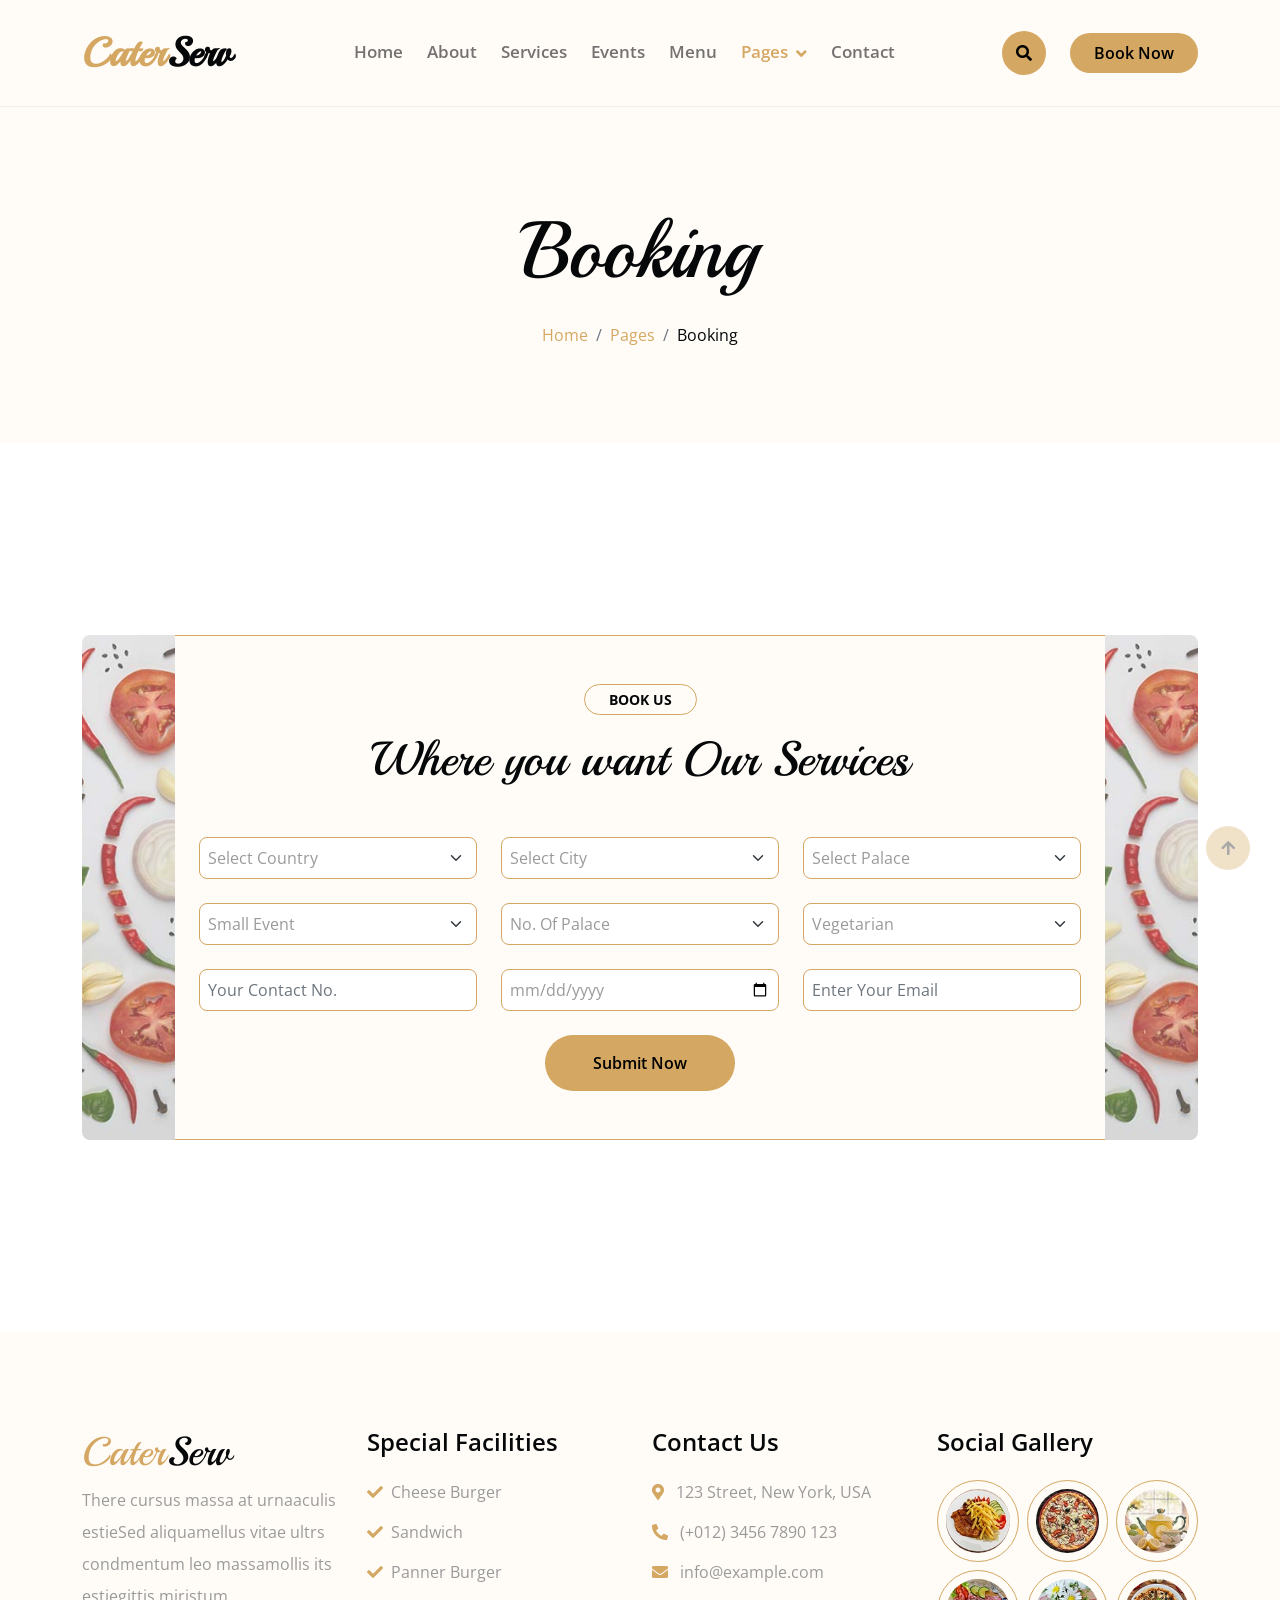
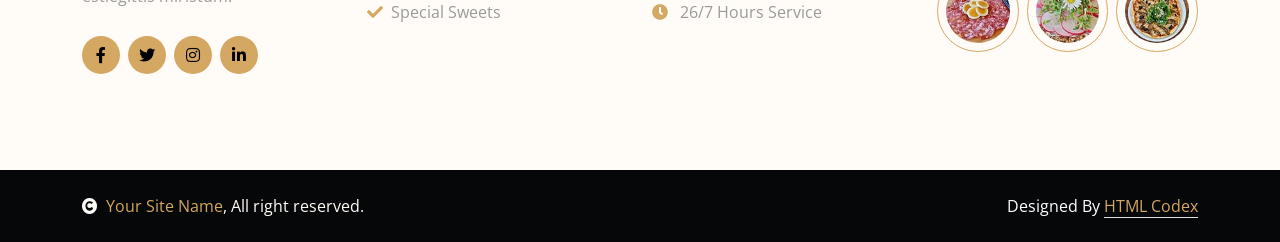
<file: PRO-002/book.html>
<!DOCTYPE html>
<html lang="en">

    <head>
        <meta charset="utf-8">
        <title>CaterServ - Catering Services Website Template</title>
        <meta content="width=device-width, initial-scale=1.0" name="viewport">
        <meta content="" name="keywords">
        <meta content="" name="description">

        <!-- Google Web Fonts -->
        <link rel="preconnect" href="https://fonts.googleapis.com">
        <link rel="preconnect" href="https://fonts.gstatic.com" crossorigin>
        <link href="https://fonts.googleapis.com/css2?family=Open+Sans:wght@400;600&family=Playball&display=swap" rel="stylesheet">

        <!-- Icon Font Stylesheet -->
        <link rel="stylesheet" href="https://use.fontawesome.com/releases/v5.15.4/css/all.css"/>
        <link href="https://cdn.jsdelivr.net/npm/bootstrap-icons@1.4.1/font/bootstrap-icons.css" rel="stylesheet">

        <!-- Libraries Stylesheet -->
        <link href="lib/animate/animate.min.css" rel="stylesheet">
        <link href="lib/lightbox/css/lightbox.min.css" rel="stylesheet">
        <link href="lib/owlcarousel/owl.carousel.min.css" rel="stylesheet">

        <!-- Customized Bootstrap Stylesheet -->
        <link href="css/bootstrap.min.css" rel="stylesheet">

        <!-- Template Stylesheet -->
        <link href="css/style.css" rel="stylesheet">
    </head>

    <body>

        <!-- Spinner Start -->
        <div id="spinner" class="show w-100 vh-100 bg-white position-fixed translate-middle top-50 start-50  d-flex align-items-center justify-content-center">
            <div class="spinner-grow text-primary" role="status"></div>
        </div>
        <!-- Spinner End -->


        <!-- Navbar start -->
        <div class="container-fluid nav-bar">
            <div class="container">
                <nav class="navbar navbar-light navbar-expand-lg py-4">
                    <a href="index.html" class="navbar-brand">
                        <h1 class="text-primary fw-bold mb-0">Cater<span class="text-dark">Serv</span> </h1>
                    </a>
                    <button class="navbar-toggler py-2 px-3" type="button" data-bs-toggle="collapse" data-bs-target="#navbarCollapse">
                        <span class="fa fa-bars text-primary"></span>
                    </button>
                    <div class="collapse navbar-collapse" id="navbarCollapse">
                        <div class="navbar-nav mx-auto">
                            <a href="index.html" class="nav-item nav-link">Home</a>
                            <a href="about.html" class="nav-item nav-link">About</a>
                            <a href="service.html" class="nav-item nav-link">Services</a>
                            <a href="event.html" class="nav-item nav-link">Events</a>
                            <a href="menu.html" class="nav-item nav-link">Menu</a>
                            <div class="nav-item dropdown">
                                <a href="#" class="nav-link dropdown-toggle active" data-bs-toggle="dropdown">Pages</a>
                                <div class="dropdown-menu bg-light">
                                    <a href="book.html" class="dropdown-item active">Booking</a>
                                    <a href="blog.html" class="dropdown-item">Our Blog</a>
                                    <a href="team.html" class="dropdown-item">Our Team</a>
                                    <a href="testimonial.html" class="dropdown-item">Testimonial</a>
                                    <a href="404.html" class="dropdown-item">404 Page</a>
                                </div>
                            </div>
                            <a href="contact.html" class="nav-item nav-link">Contact</a>
                        </div>
                        <button class="btn-search btn btn-primary btn-md-square me-4 rounded-circle d-none d-lg-inline-flex" data-bs-toggle="modal" data-bs-target="#searchModal"><i class="fas fa-search"></i></button>
                        <a href="" class="btn btn-primary py-2 px-4 d-none d-xl-inline-block rounded-pill">Book Now</a>
                    </div>
                </nav>
            </div>
        </div>
        <!-- Navbar End -->


        <!-- Modal Search Start -->
        <div class="modal fade" id="searchModal" tabindex="-1" aria-labelledby="exampleModalLabel" aria-hidden="true">
            <div class="modal-dialog modal-fullscreen">
                <div class="modal-content rounded-0">
                    <div class="modal-header">
                        <h5 class="modal-title" id="exampleModalLabel">Search by keyword</h5>
                        <button type="button" class="btn-close" data-bs-dismiss="modal" aria-label="Close"></button>
                    </div>
                    <div class="modal-body d-flex align-items-center">
                        <div class="input-group w-75 mx-auto d-flex">
                            <input type="search" class="form-control bg-transparent p-3" placeholder="keywords" aria-describedby="search-icon-1">
                            <span id="search-icon-1" class="input-group-text p-3"><i class="fa fa-search"></i></span>
                        </div>
                    </div>
                </div>
            </div>
        </div>
        <!-- Modal Search End -->


        <!-- Hero Start -->
        <div class="container-fluid bg-light py-6 my-6 mt-0">
            <div class="container text-center animated bounceInDown">
                <h1 class="display-1 mb-4">Booking</h1>
                <ol class="breadcrumb justify-content-center mb-0 animated bounceInDown">
                    <li class="breadcrumb-item"><a href="#">Home</a></li>
                    <li class="breadcrumb-item"><a href="#">Pages</a></li>
                    <li class="breadcrumb-item text-dark" aria-current="page">Booking</li>
                </ol>
            </div>
        </div>
        <!-- Hero End -->


        <!-- Book Us Start -->
        <div class="container-fluid contact py-6 wow bounceInUp" data-wow-delay="0.1s">
            <div class="container">
                <div class="row g-0">
                    <div class="col-1">
                        <img src="img/background-site.jpg" class="img-fluid h-100 w-100 rounded-start" style="object-fit: cover; opacity: 0.7;" alt="">
                    </div>
                    <div class="col-10">
                        <div class="border-bottom border-top border-primary bg-light py-5 px-4">
                            <div class="text-center">
                                <small class="d-inline-block fw-bold text-dark text-uppercase bg-light border border-primary rounded-pill px-4 py-1 mb-3">Book Us</small>
                                <h1 class="display-5 mb-5">Where you want Our Services</h1>
                            </div>
                            <div class="row g-4 form">
                                <div class="col-lg-4 col-md-6">
                                    <select class="form-select border-primary p-2" aria-label="Default select example">
                                        <option selected>Select Country</option>
                                        <option value="1">USA</option>
                                        <option value="2">UK</option>
                                        <option value="3">India</option>
                                    </select>
                                </div>
                                <div class="col-lg-4 col-md-6">
                                    <select class="form-select border-primary p-2" aria-label="Default select example">
                                        <option selected>Select City</option>
                                        <option value="1">Depend On Country</option>
                                        <option value="2">UK</option>
                                        <option value="3">India</option>
                                    </select>
                                </div>
                                <div class="col-lg-4 col-md-6">
                                    <select class="form-select border-primary p-2" aria-label="Default select example">
                                        <option selected>Select Palace</option>
                                        <option value="1">Depend On Country</option>
                                        <option value="2">UK</option>
                                        <option value="3">India</option>
                                    </select>
                                </div>
                                <div class="col-lg-4 col-md-6">
                                    <select class="form-select border-primary p-2" aria-label="Default select example">
                                        <option selected>Small Event</option>
                                        <option value="1">Event Type</option>
                                        <option value="2">Big Event</option>
                                        <option value="3">Small Event</option>
                                    </select>
                                </div>
                                <div class="col-lg-4 col-md-6">
                                    <select class="form-select border-primary p-2" aria-label="Default select example">
                                        <option selected>No. Of Palace</option>
                                        <option value="1">100-200</option>
                                        <option value="2">300-400</option>
                                        <option value="3">500-600</option>
                                        <option value="4">700-800</option>
                                        <option value="5">900-1000</option>
                                        <option value="6">1000+</option>
                                    </select>
                                </div>
                                <div class="col-lg-4 col-md-6">
                                    <select class="form-select border-primary p-2" aria-label="Default select example">
                                        <option selected>Vegetarian</option>
                                        <option value="1">Vegetarian</option>
                                        <option value="2">Non Vegetarian</option>
                                    </select>
                                </div>
                                <div class="col-lg-4 col-md-6">
                                    <input type="mobile" class="form-control border-primary p-2" placeholder="Your Contact No.">
                                </div>
                                <div class="col-lg-4 col-md-6">
                                    <input type="date" class="form-control border-primary p-2" placeholder="Select Date">
                                </div>
                                <div class="col-lg-4 col-md-6">
                                    <input type="email" class="form-control border-primary p-2" placeholder="Enter Your Email">
                                </div>
                                <div class="col-12 text-center">
                                    <button type="submit" class="btn btn-primary px-5 py-3 rounded-pill">Submit Now</button>
                                </div>
                            </div>
                        </div>
                    </div>
                    <div class="col-1">
                        <img src="img/background-site.jpg" class="img-fluid h-100 w-100 rounded-end" style="object-fit: cover; opacity: 0.7;" alt="">
                    </div>
                </div>
            </div>
        </div>
        <!-- Book Us End -->


        <!-- Footer Start -->
        <div class="container-fluid footer py-6 my-6 mb-0 bg-light wow bounceInUp" data-wow-delay="0.1s">
            <div class="container">
                <div class="row">
                    <div class="col-lg-3 col-md-6">
                        <div class="footer-item">
                            <h1 class="text-primary">Cater<span class="text-dark">Serv</span></h1>
                            <p class="lh-lg mb-4">There cursus massa at urnaaculis estieSed aliquamellus vitae ultrs condmentum leo massamollis its estiegittis miristum.</p>
                            <div class="footer-icon d-flex">
                                <a class="btn btn-primary btn-sm-square me-2 rounded-circle" href=""><i class="fab fa-facebook-f"></i></a>
                                <a class="btn btn-primary btn-sm-square me-2 rounded-circle" href=""><i class="fab fa-twitter"></i></a>
                                <a href="#" class="btn btn-primary btn-sm-square me-2 rounded-circle"><i class="fab fa-instagram"></i></a>
                                <a href="#" class="btn btn-primary btn-sm-square rounded-circle"><i class="fab fa-linkedin-in"></i></a>
                            </div>
                        </div>
                    </div>
                    <div class="col-lg-3 col-md-6">
                        <div class="footer-item">
                            <h4 class="mb-4">Special Facilities</h4>
                            <div class="d-flex flex-column align-items-start">
                                <a class="text-body mb-3" href=""><i class="fa fa-check text-primary me-2"></i>Cheese Burger</a>
                                <a class="text-body mb-3" href=""><i class="fa fa-check text-primary me-2"></i>Sandwich</a>
                                <a class="text-body mb-3" href=""><i class="fa fa-check text-primary me-2"></i>Panner Burger</a>
                                <a class="text-body mb-3" href=""><i class="fa fa-check text-primary me-2"></i>Special Sweets</a>
                            </div>
                        </div>
                    </div>
                    <div class="col-lg-3 col-md-6">
                        <div class="footer-item">
                            <h4 class="mb-4">Contact Us</h4>
                            <div class="d-flex flex-column align-items-start">
                                <p><i class="fa fa-map-marker-alt text-primary me-2"></i> 123 Street, New York, USA</p>
                                <p><i class="fa fa-phone-alt text-primary me-2"></i> (+012) 3456 7890 123</p>
                                <p><i class="fas fa-envelope text-primary me-2"></i> info@example.com</p>
                                <p><i class="fa fa-clock text-primary me-2"></i> 26/7 Hours Service</p>
                            </div>
                        </div>
                    </div>
                    <div class="col-lg-3 col-md-6">
                        <div class="footer-item">
                            <h4 class="mb-4">Social Gallery</h4>
                            <div class="row g-2">
                                <div class="col-4">
                                     <img src="img/menu-01.jpg" class="img-fluid rounded-circle border border-primary p-2" alt="">
                                </div>
                                <div class="col-4">
                                     <img src="img/menu-02.jpg" class="img-fluid rounded-circle border border-primary p-2" alt="">
                                </div>
                                <div class="col-4">
                                     <img src="img/menu-03.jpg" class="img-fluid rounded-circle border border-primary p-2" alt="">
                                </div>
                                <div class="col-4">
                                     <img src="img/menu-04.jpg" class="img-fluid rounded-circle border border-primary p-2" alt="">
                                </div>
                                <div class="col-4">
                                     <img src="img/menu-05.jpg" class="img-fluid rounded-circle border border-primary p-2" alt="">
                                </div>
                                <div class="col-4">
                                     <img src="img/menu-06.jpg" class="img-fluid rounded-circle border border-primary p-2" alt="">
                                </div>
                            </div>
                        </div>
                    </div>
                </div>
            </div>
        </div>
        <!-- Footer End -->


        <!-- Copyright Start -->
        <div class="container-fluid copyright bg-dark py-4">
            <div class="container">
                <div class="row">
                    <div class="col-md-6 text-center text-md-start mb-3 mb-md-0">
                        <span class="text-light"><a href="#"><i class="fas fa-copyright text-light me-2"></i>Your Site Name</a>, All right reserved.</span>
                    </div>
                    <div class="col-md-6 my-auto text-center text-md-end text-white">
                        <!--/*** This template is free as long as you keep the below author’s credit link/attribution link/backlink. ***/-->
                        <!--/*** If you'd like to use the template without the below author’s credit link/attribution link/backlink, ***/-->
                        <!--/*** you can purchase the Credit Removal License from "https://htmlcodex.com/credit-removal". ***/-->
                        Designed By <a class="border-bottom" href="https://htmlcodex.com">HTML Codex</a>
                    </div>
                </div>
            </div>
        </div>
        <!-- Copyright End -->


        <!-- Back to Top -->
        <a href="#" class="btn btn-md-square btn-primary rounded-circle back-to-top"><i class="fa fa-arrow-up"></i></a>   

        
    <!-- JavaScript Libraries -->
    <script src="https://ajax.googleapis.com/ajax/libs/jquery/1.12.4/jquery.min.js"></script>
    <script src="https://cdn.jsdelivr.net/npm/bootstrap@5.0.0/dist/js/bootstrap.bundle.min.js"></script>
    <script src="lib/wow/wow.min.js"></script>
    <script src="lib/easing/easing.min.js"></script>
    <script src="lib/waypoints/waypoints.min.js"></script>
    <script src="lib/counterup/counterup.min.js"></script>
    <script src="lib/lightbox/js/lightbox.min.js"></script>
    <script src="lib/owlcarousel/owl.carousel.min.js"></script>

    <!-- Template Javascript -->
    <script src="js/main.js"></script>
    </body>

</html>
</file>
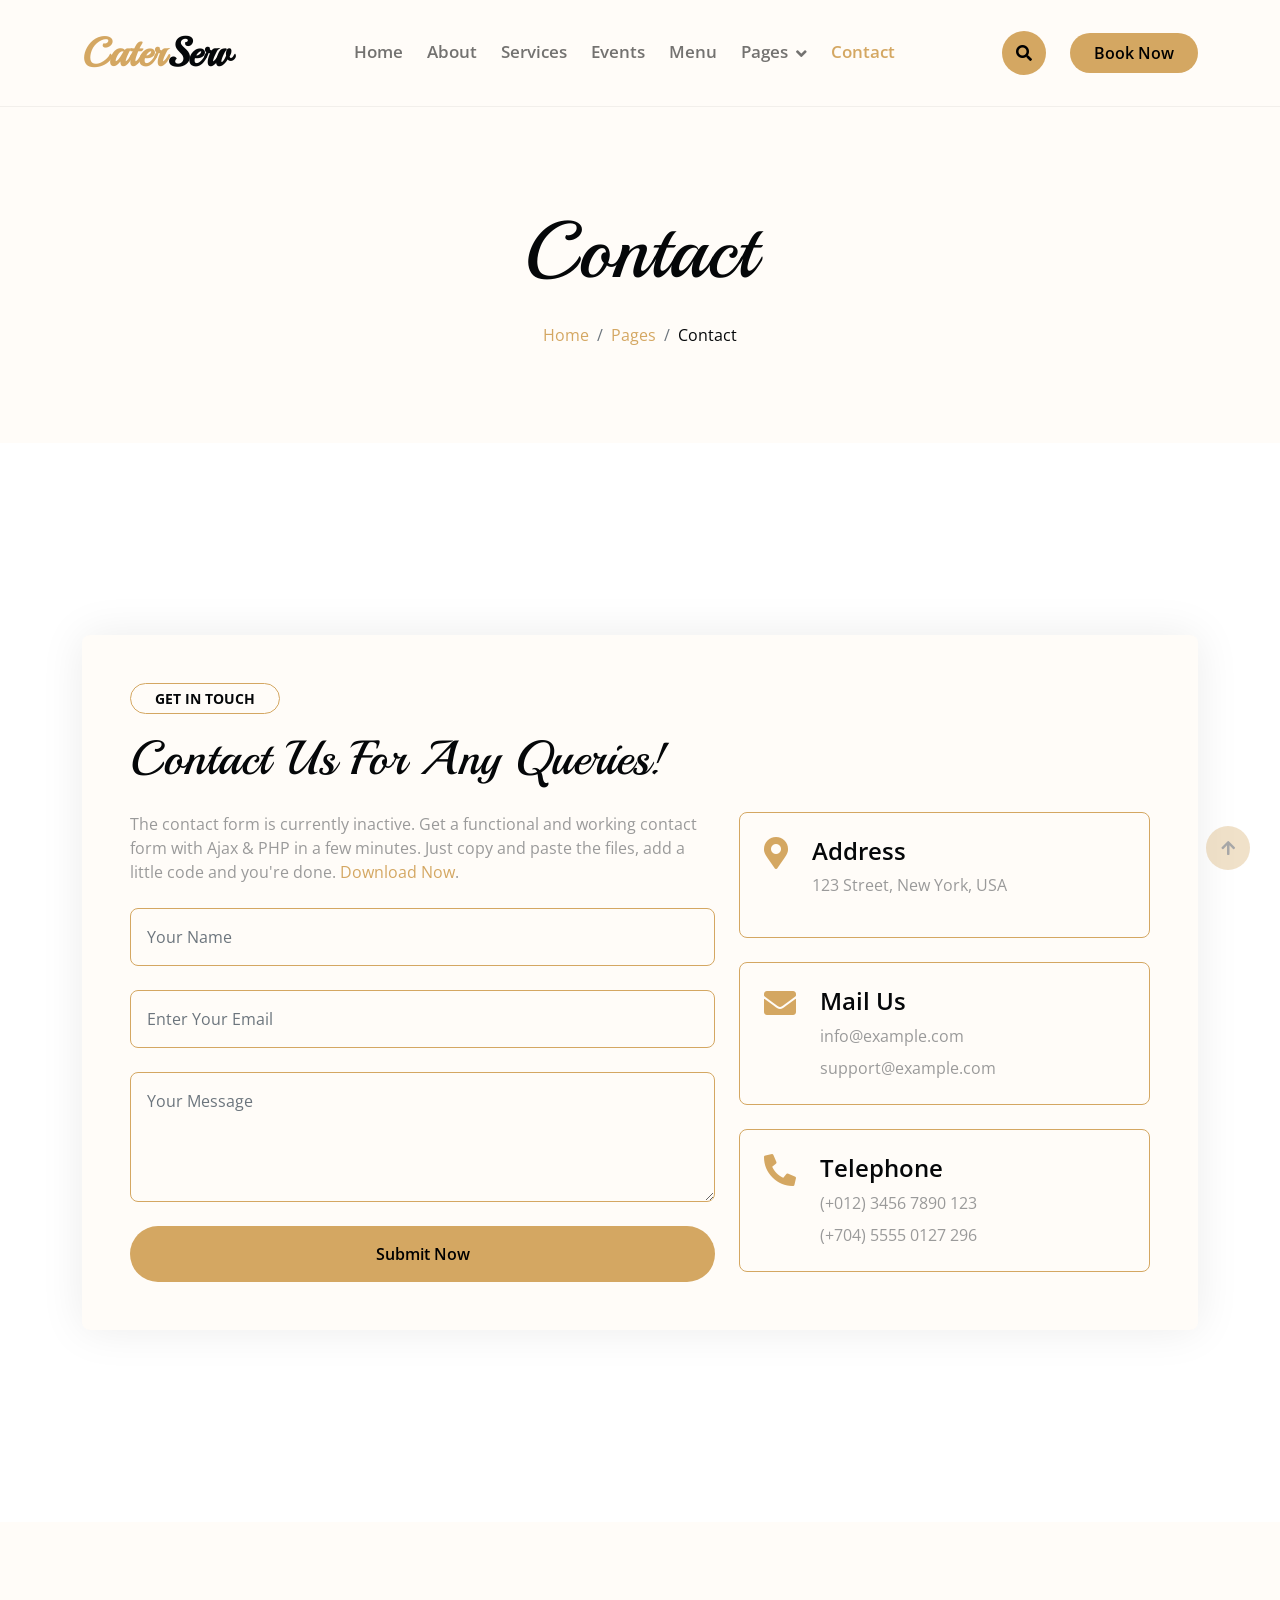
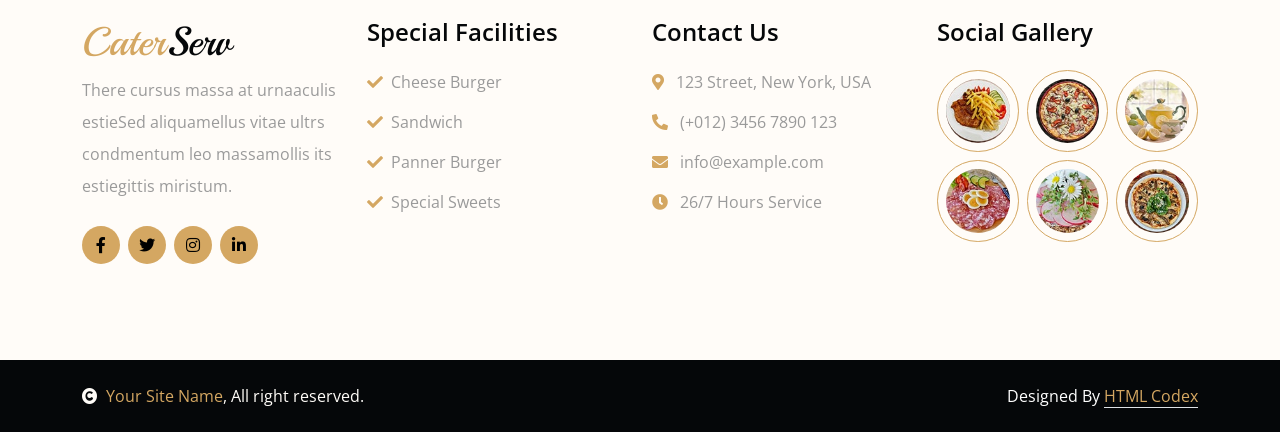
<file: PRO-002/contact.html>
<!DOCTYPE html>
<html lang="en">

    <head>
        <meta charset="utf-8">
        <title>CaterServ - Catering Services Website Template</title>
        <meta content="width=device-width, initial-scale=1.0" name="viewport">
        <meta content="" name="keywords">
        <meta content="" name="description">

        <!-- Google Web Fonts -->
        <link rel="preconnect" href="https://fonts.googleapis.com">
        <link rel="preconnect" href="https://fonts.gstatic.com" crossorigin>
        <link href="https://fonts.googleapis.com/css2?family=Open+Sans:wght@400;600&family=Playball&display=swap" rel="stylesheet">

        <!-- Icon Font Stylesheet -->
        <link rel="stylesheet" href="https://use.fontawesome.com/releases/v5.15.4/css/all.css"/>
        <link href="https://cdn.jsdelivr.net/npm/bootstrap-icons@1.4.1/font/bootstrap-icons.css" rel="stylesheet">

        <!-- Libraries Stylesheet -->
        <link href="lib/animate/animate.min.css" rel="stylesheet">
        <link href="lib/lightbox/css/lightbox.min.css" rel="stylesheet">
        <link href="lib/owlcarousel/owl.carousel.min.css" rel="stylesheet">

        <!-- Customized Bootstrap Stylesheet -->
        <link href="css/bootstrap.min.css" rel="stylesheet">

        <!-- Template Stylesheet -->
        <link href="css/style.css" rel="stylesheet">
    </head>

    <body>

        <!-- Spinner Start -->
        <div id="spinner" class="show w-100 vh-100 bg-white position-fixed translate-middle top-50 start-50  d-flex align-items-center justify-content-center">
            <div class="spinner-grow text-primary" role="status"></div>
        </div>
        <!-- Spinner End -->


        <!-- Navbar start -->
        <div class="container-fluid nav-bar">
            <div class="container">
                <nav class="navbar navbar-light navbar-expand-lg py-4">
                    <a href="index.html" class="navbar-brand">
                        <h1 class="text-primary fw-bold mb-0">Cater<span class="text-dark">Serv</span> </h1>
                    </a>
                    <button class="navbar-toggler py-2 px-3" type="button" data-bs-toggle="collapse" data-bs-target="#navbarCollapse">
                        <span class="fa fa-bars text-primary"></span>
                    </button>
                    <div class="collapse navbar-collapse" id="navbarCollapse">
                        <div class="navbar-nav mx-auto">
                            <a href="index.html" class="nav-item nav-link">Home</a>
                            <a href="about.html" class="nav-item nav-link">About</a>
                            <a href="service.html" class="nav-item nav-link">Services</a>
                            <a href="event.html" class="nav-item nav-link">Events</a>
                            <a href="menu.html" class="nav-item nav-link">Menu</a>
                            <div class="nav-item dropdown">
                                <a href="#" class="nav-link dropdown-toggle" data-bs-toggle="dropdown">Pages</a>
                                <div class="dropdown-menu bg-light">
                                    <a href="book.html" class="dropdown-item">Booking</a>
                                    <a href="blog.html" class="dropdown-item">Our Blog</a>
                                    <a href="team.html" class="dropdown-item">Our Team</a>
                                    <a href="testimonial.html" class="dropdown-item">Testimonial</a>
                                    <a href="404.html" class="dropdown-item">404 Page</a>
                                </div>
                            </div>
                            <a href="contact.html" class="nav-item nav-link active">Contact</a>
                        </div>
                        <button class="btn-search btn btn-primary btn-md-square me-4 rounded-circle d-none d-lg-inline-flex" data-bs-toggle="modal" data-bs-target="#searchModal"><i class="fas fa-search"></i></button>
                        <a href="" class="btn btn-primary py-2 px-4 d-none d-xl-inline-block rounded-pill">Book Now</a>
                    </div>
                </nav>
            </div>
        </div>
        <!-- Navbar End -->


        <!-- Modal Search Start -->
        <div class="modal fade" id="searchModal" tabindex="-1" aria-labelledby="exampleModalLabel" aria-hidden="true">
            <div class="modal-dialog modal-fullscreen">
                <div class="modal-content rounded-0">
                    <div class="modal-header">
                        <h5 class="modal-title" id="exampleModalLabel">Search by keyword</h5>
                        <button type="button" class="btn-close" data-bs-dismiss="modal" aria-label="Close"></button>
                    </div>
                    <div class="modal-body d-flex align-items-center">
                        <div class="input-group w-75 mx-auto d-flex">
                            <input type="search" class="form-control bg-transparent p-3" placeholder="keywords" aria-describedby="search-icon-1">
                            <span id="search-icon-1" class="input-group-text p-3"><i class="fa fa-search"></i></span>
                        </div>
                    </div>
                </div>
            </div>
        </div>
        <!-- Modal Search End -->


        <!-- Hero Start -->
        <div class="container-fluid bg-light py-6 my-6 mt-0">
            <div class="container text-center animated bounceInDown">
                <h1 class="display-1 mb-4">Contact</h1>
                <ol class="breadcrumb justify-content-center mb-0 animated bounceInDown">
                    <li class="breadcrumb-item"><a href="#">Home</a></li>
                    <li class="breadcrumb-item"><a href="#">Pages</a></li>
                    <li class="breadcrumb-item text-dark" aria-current="page">Contact</li>
                </ol>
            </div>
        </div>
        <!-- Hero End -->


        <!-- Contact Start -->
        <div class="container-fluid contact py-6 wow bounceInUp" data-wow-delay="0.1s">
            <div class="container">
                <div class="p-5 bg-light rounded contact-form">
                    <div class="row g-4">
                        <div class="col-12">
                            <small class="d-inline-block fw-bold text-dark text-uppercase bg-light border border-primary rounded-pill px-4 py-1 mb-3">Get in touch</small>
                            <h1 class="display-5 mb-0">Contact Us For Any Queries!</h1>
                        </div>
                        <div class="col-md-6 col-lg-7">
                            <p class="mb-4">The contact form is currently inactive. Get a functional and working contact form with Ajax & PHP in a few minutes. Just copy and paste the files, add a little code and you're done. <a href="https://htmlcodex.com/contact-form">Download Now</a>.</p>
                            <form>
                                <input type="text" class="w-100 form-control p-3 mb-4 border-primary bg-light" placeholder="Your Name">
                                <input type="email" class="w-100 form-control p-3 mb-4 border-primary bg-light" placeholder="Enter Your Email">
                                <textarea class="w-100 form-control mb-4 p-3 border-primary bg-light" rows="4" cols="10" placeholder="Your Message"></textarea>
                                <button class="w-100 btn btn-primary form-control p-3 border-primary bg-primary rounded-pill" type="submit">Submit Now</button>
                            </form>
                        </div>
                        <div class="col-md-6 col-lg-5">
                            <div>
                                <div class="d-inline-flex w-100 border border-primary p-4 rounded mb-4">
                                    <i class="fas fa-map-marker-alt fa-2x text-primary me-4"></i>
                                    <div class="">
                                        <h4>Address</h4>
                                        <p>123 Street, New York, USA</p>
                                    </div>
                                </div>
                                <div class="d-inline-flex w-100 border border-primary p-4 rounded mb-4">
                                    <i class="fas fa-envelope fa-2x text-primary me-4"></i>
                                    <div class="">
                                        <h4>Mail Us</h4>
                                        <p class="mb-2">info@example.com</p>
                                        <p class="mb-0">support@example.com</p>
                                    </div>
                                </div>
                                <div class="d-inline-flex w-100 border border-primary p-4 rounded">
                                    <i class="fa fa-phone-alt fa-2x text-primary me-4"></i>
                                    <div class="">
                                        <h4>Telephone</h4>
                                        <p class="mb-2">(+012) 3456 7890 123</p>
                                        <p class="mb-0">(+704) 5555 0127 296</p>
                                    </div>
                                </div>
                            </div>
                        </div>
                    </div>
                </div>
            </div>
        </div>
        <!-- Contact End -->


        <!-- Footer Start -->
        <div class="container-fluid footer py-6 my-6 mb-0 bg-light wow bounceInUp" data-wow-delay="0.1s">
            <div class="container">
                <div class="row">
                    <div class="col-lg-3 col-md-6">
                        <div class="footer-item">
                            <h1 class="text-primary">Cater<span class="text-dark">Serv</span></h1>
                            <p class="lh-lg mb-4">There cursus massa at urnaaculis estieSed aliquamellus vitae ultrs condmentum leo massamollis its estiegittis miristum.</p>
                            <div class="footer-icon d-flex">
                                <a class="btn btn-primary btn-sm-square me-2 rounded-circle" href=""><i class="fab fa-facebook-f"></i></a>
                                <a class="btn btn-primary btn-sm-square me-2 rounded-circle" href=""><i class="fab fa-twitter"></i></a>
                                <a href="#" class="btn btn-primary btn-sm-square me-2 rounded-circle"><i class="fab fa-instagram"></i></a>
                                <a href="#" class="btn btn-primary btn-sm-square rounded-circle"><i class="fab fa-linkedin-in"></i></a>
                            </div>
                        </div>
                    </div>
                    <div class="col-lg-3 col-md-6">
                        <div class="footer-item">
                            <h4 class="mb-4">Special Facilities</h4>
                            <div class="d-flex flex-column align-items-start">
                                <a class="text-body mb-3" href=""><i class="fa fa-check text-primary me-2"></i>Cheese Burger</a>
                                <a class="text-body mb-3" href=""><i class="fa fa-check text-primary me-2"></i>Sandwich</a>
                                <a class="text-body mb-3" href=""><i class="fa fa-check text-primary me-2"></i>Panner Burger</a>
                                <a class="text-body mb-3" href=""><i class="fa fa-check text-primary me-2"></i>Special Sweets</a>
                            </div>
                        </div>
                    </div>
                    <div class="col-lg-3 col-md-6">
                        <div class="footer-item">
                            <h4 class="mb-4">Contact Us</h4>
                            <div class="d-flex flex-column align-items-start">
                                <p><i class="fa fa-map-marker-alt text-primary me-2"></i> 123 Street, New York, USA</p>
                                <p><i class="fa fa-phone-alt text-primary me-2"></i> (+012) 3456 7890 123</p>
                                <p><i class="fas fa-envelope text-primary me-2"></i> info@example.com</p>
                                <p><i class="fa fa-clock text-primary me-2"></i> 26/7 Hours Service</p>
                            </div>
                        </div>
                    </div>
                    <div class="col-lg-3 col-md-6">
                        <div class="footer-item">
                            <h4 class="mb-4">Social Gallery</h4>
                            <div class="row g-2">
                                <div class="col-4">
                                     <img src="img/menu-01.jpg" class="img-fluid rounded-circle border border-primary p-2" alt="">
                                </div>
                                <div class="col-4">
                                     <img src="img/menu-02.jpg" class="img-fluid rounded-circle border border-primary p-2" alt="">
                                </div>
                                <div class="col-4">
                                     <img src="img/menu-03.jpg" class="img-fluid rounded-circle border border-primary p-2" alt="">
                                </div>
                                <div class="col-4">
                                     <img src="img/menu-04.jpg" class="img-fluid rounded-circle border border-primary p-2" alt="">
                                </div>
                                <div class="col-4">
                                     <img src="img/menu-05.jpg" class="img-fluid rounded-circle border border-primary p-2" alt="">
                                </div>
                                <div class="col-4">
                                     <img src="img/menu-06.jpg" class="img-fluid rounded-circle border border-primary p-2" alt="">
                                </div>
                            </div>
                        </div>
                    </div>
                </div>
            </div>
        </div>
        <!-- Footer End -->


        <!-- Copyright Start -->
        <div class="container-fluid copyright bg-dark py-4">
            <div class="container">
                <div class="row">
                    <div class="col-md-6 text-center text-md-start mb-3 mb-md-0">
                        <span class="text-light"><a href="#"><i class="fas fa-copyright text-light me-2"></i>Your Site Name</a>, All right reserved.</span>
                    </div>
                    <div class="col-md-6 my-auto text-center text-md-end text-white">
                        <!--/*** This template is free as long as you keep the below author’s credit link/attribution link/backlink. ***/-->
                        <!--/*** If you'd like to use the template without the below author’s credit link/attribution link/backlink, ***/-->
                        <!--/*** you can purchase the Credit Removal License from "https://htmlcodex.com/credit-removal". ***/-->
                        Designed By <a class="border-bottom" href="https://htmlcodex.com">HTML Codex</a>
                    </div>
                </div>
            </div>
        </div>
        <!-- Copyright End -->


        <!-- Back to Top -->
        <a href="#" class="btn btn-md-square btn-primary rounded-circle back-to-top"><i class="fa fa-arrow-up"></i></a>   

        
    <!-- JavaScript Libraries -->
    <script src="https://ajax.googleapis.com/ajax/libs/jquery/1.12.4/jquery.min.js"></script>
    <script src="https://cdn.jsdelivr.net/npm/bootstrap@5.0.0/dist/js/bootstrap.bundle.min.js"></script>
    <script src="lib/wow/wow.min.js"></script>
    <script src="lib/easing/easing.min.js"></script>
    <script src="lib/waypoints/waypoints.min.js"></script>
    <script src="lib/counterup/counterup.min.js"></script>
    <script src="lib/lightbox/js/lightbox.min.js"></script>
    <script src="lib/owlcarousel/owl.carousel.min.js"></script>

    <!-- Template Javascript -->
    <script src="js/main.js"></script>
    </body>

</html>
</file>
<file: PRO-001/css/style.css>
/*** Spinner Start ***/
/*** Spinner ***/
#spinner {
    opacity: 0;
    visibility: hidden;
    transition: opacity .5s ease-out, visibility 0s linear .5s;
    z-index: 99999;
}

#spinner.show {
    transition: opacity .5s ease-out, visibility 0s linear 0s;
    visibility: visible;
    opacity: 1;
}
/*** Spinner End ***/

.back-to-top {
    position: fixed;
    right: 30px;
    bottom: 30px;
    transition: 0.5s;
    z-index: 99;
}

/*** Button Start ***/
.btn {
    font-weight: 600;
    transition: .5s;
}

.btn-square {
    width: 32px;
    height: 32px;
}

.btn-sm-square {
    width: 34px;
    height: 34px;
}

.btn-md-square {
    width: 44px;
    height: 44px;
}

.btn-lg-square {
    width: 56px;
    height: 56px;
}

.btn-xl-square {
    width: 66px;
    height: 66px;
}

.btn-square,
.btn-sm-square,
.btn-md-square,
.btn-lg-square,
.btn-xl-square {
    padding: 0;
    display: flex;
    align-items: center;
    justify-content: center;
    font-weight: normal;
}

.btn.btn-primary {
    color: var(--bs-white);
}

.btn.btn-primary:hover {
    background: var(--bs-secondary);
    border: 1px solid var(--bs-secondary);
}

.btn.btn-secondary {
    color: var(--bs-white);
   
}

.btn.btn-secondary:hover {
    background: var(--bs-primary);
    border: 1px solid var(--bs-primary);
}
/*** Topbar Start ***/

/*** Navbar ***/
.navbar-light .navbar-nav .nav-link {
    position: relative;
    margin-right: 25px;
    padding: 35px 0;
    color: var(--bs-white);
    font-size: 17px;
    font-weight: 400;
    outline: none;
    transition: .5s;
}

.sticky-top.navbar-light .navbar-nav .nav-link {
    padding: 20px 0;
    color: var(--bs-dark);
}

.navbar-light .navbar-nav .nav-link:hover,
.navbar-light .navbar-nav .nav-link.active {
    color: var(--bs-primary);
}

.navbar-light .navbar-brand img {
    max-height: 60px;
    transition: .5s;
}

.sticky-top.navbar-light .navbar-brand img {
    max-height: 45px;
}

.navbar .dropdown-toggle::after {
    border: none;
    content: "\f107";
    font-family: "Font Awesome 5 Free";
    font-weight: 600;
    vertical-align: middle;
    margin-left: 8px;
}

.dropdown .dropdown-menu a:hover {
    background: var(--bs-primary);
    color: var(--bs-white);
}

.navbar .nav-item:hover .dropdown-menu {
    transform: rotateX(0deg);
    visibility: visible;
    background: var(--bs-light);
    transition: .5s;
    opacity: 1;
}

@media (max-width: 991.98px) {
    .sticky-top.navbar-light {
        position: relative;
        background: var(--bs-white);
    }

    .navbar.navbar-expand-lg .navbar-toggler {
        padding: 10px 20px;
        border: 1px solid var(--bs-primary);
        color: var(--bs-primary);
    }

    .navbar-light .navbar-collapse {
        margin-top: 15px;
        border-top: 1px solid rgba(0, 0, 0, .08);
    }

    .navbar-light .navbar-nav .nav-link,
    .sticky-top.navbar-light .navbar-nav .nav-link {
        padding: 10px 0;
        margin-left: 0;
        color: var(--bs-dark);
    }

    .navbar-light .navbar-brand img {
        max-height: 45px;
    }
}

@media (min-width: 992px) {
    .navbar .nav-item .dropdown-menu {
        display: block;
        visibility: hidden;
        top: 100%;
        transform: rotateX(-75deg);
        transform-origin: 0% 0%;
        border: 0;
        border-radius: 10px;
        transition: .5s;
        opacity: 0;
    }

    .navbar-light {
        position: absolute;
        width: 100%;
        top: 0;
        left: 0;
        border-top: 0;
        border-right: 0;
        border-bottom: 1px solid;
        border-left: 0;
        border-style: dotted;
        z-index: 999;
    }
    
    .sticky-top.navbar-light {
        position: fixed;
        background: var(--bs-light);
        border: none;
    }

    .navbar-light .navbar-nav .nav-item::before {
        position: absolute;
        content: "";
        width: 0;
        height: 2px;
        bottom: -1px;
        left: 50%;
        background: var(--bs-primary);
        transition: .5s;
    }

    .sticky-top.navbar-light .navbar-nav .nav-item::before {
        bottom: 0;
    }

    .navbar-light .navbar-nav .nav-item::after {
        content: "";
        position: absolute;
        bottom: 1px;
        left: 50%;
        transform: translateX(-50%);
        border: 10px solid;
        border-color: transparent transparent var(--bs-primary) transparent;
        opacity: 0;
        transition: 0.5s;
    }

    .navbar-light .navbar-nav .nav-item:hover::after,
    .navbar-light .navbar-nav .nav-item.active::after {
        bottom: 1px;
        opacity: 1;
    }

    .navbar-light .navbar-nav .nav-item:hover::before,
    .navbar-light .navbar-nav .nav-item.active::before {
        width: calc(100% - 2px);
        left: 1px;
    }

    .navbar-light .navbar-nav .nav-link.nav-contact::before {
        display: none;
    }
}
/*** Carousel Hero Header Start ***/
.carousel-header {
    position: relative;
    overflow: hidden;
}

.carousel-indicators {
    display: none;
}

.carousel .carousel-control-prev,
.carousel .carousel-control-next {
    width: 0;
}

.carousel .carousel-control-prev .carousel-control-prev-icon,
.carousel .carousel-control-next .carousel-control-next-icon {
    position: absolute;
    top: 50%;
    transform: translateY(-50%);
    padding: 25px 25px;
    display: flex;
    align-items: center;
    justify-content: center;
    background: var(--bs-primary);
    transition: 0.5s;
}

.carousel .carousel-control-prev .carousel-control-prev-icon {
    left: 0;
    border-left: 0;
    border-top-left-radius: 0;
    border-top-right-radius: 50px;
    border-bottom-left-radius: 0;
    border-bottom-right-radius: 50px;

}

.carousel .carousel-control-next .carousel-control-next-icon {
    right: 0;
    border-right: 0;
    border-top-left-radius: 50px;
    border-top-right-radius: 0;
    border-bottom-left-radius: 50px;
    border-bottom-right-radius: 0;
}

.carousel .carousel-control-prev .carousel-control-prev-icon:hover,
.carousel .carousel-control-next .carousel-control-next-icon:hover {
    background: var(--bs-secondary);
}

.carousel .carousel-inner .carousel-item {
    position: relative;
}

.carousel .carousel-inner .carousel-item .carousel-caption-1  {
    position: absolute;
    width: 100%;
    height: 100%;
    top: 0;
    left: 0;
    padding-top: 100px;
    display: flex;
    align-items: center;
    justify-content: end;
    background: linear-gradient(rgba(0, 0, 0, .5), rgba(0, 0, 0, 0.5));
    background-size: cover;
}

.carousel-caption-1-content {
    text-align: end;
    padding-right: 100px;
}

.carousel-caption-1-content .carousel-caption-1-content-btn {
    display: flex;
    justify-content: end;
}

.carousel .carousel-inner .carousel-item .carousel-caption-2  {
    position: absolute;
    width: 100%;
    height: 100%;
    top: 0;
    left: 0;
    padding-top: 100px;
    display: flex;
    align-items: center;
    text-align: center;
    background: linear-gradient(rgba(0, 0, 0, .5), rgba(0, 0, 0, 0.5));
    background-size: cover;
}

.carousel-caption-2-content {
    text-align: start;
    padding-left: 100px;
}

.carousel-caption-2-content .carousel-caption-2-content-btn {
    display: flex;
    justify-content: start;
}


@media (max-width: 992px) {
    .carousel .carousel-inner .carousel-item {
        height: 700px;
        margin-top: -100px;
    }

    .carousel .carousel-inner .carousel-item img {
        height: 700px;
        object-fit: cover;
    }


    .carousel .carousel-inner .carousel-item .carousel-caption-1 {
        max-width: 100% !important;
        justify-content: center;
    }

    .carousel-caption-1-content {
        padding: 0 20px !important;
        text-align: center !important;
    }

    .carousel-caption-1-content .carousel-caption-1-content-btn {
        justify-content: center;
    }


    .carousel .carousel-inner .carousel-item .carousel-caption-2 {
        max-width: 100% !important;
        justify-content: center;
    }

    .carousel-caption-2-content {
        padding: 0 20px !important;
        text-align: center !important;
    }

    .carousel-caption-2-content .carousel-caption-2-content-btn {
        justify-content: center;
    }



    .carousel .carousel-control-prev .carousel-control-prev-icon,
    .carousel .carousel-control-next .carousel-control-next-icon {
        display: none;
    }
}

.modal .modal-header {
    height: 100px;
}

#searchModal .modal-content {
    background: rgba(255, 255, 255, .6);
}
/*** Carousel Hero Header End ***/

/*** Single Page Hero Header Start ***/
.bg-breadcrumb {
    position: relative;
    overflow: hidden;
    background: linear-gradient(rgba(0, 20, 66, 0.7), rgba(0, 20, 66, 0.7)), url(../img/breadcrumb.jpg);
    background-position: center top;
    background-repeat: no-repeat;
    background-size: cover;
    padding: 120px 0 60px 0;
    transition: 0.5s;
}

.bg-breadcrumb .breadcrumb {
    position: relative;
}

.bg-breadcrumb .breadcrumb .breadcrumb-item a {
    color: var(--bs-white);
}

@media (max-width: 992px) {
    .bg-breadcrumb {
        padding: 60px 0 60px 0;
    }
}
/*** Single Page Hero Header End ***/


/*** About Start ***/
.about .about-img {
    position: relative;
    padding-bottom: 30px;
    margin-top: 30px; 
    margin-left: 30px;
}

.about .about-img::before {
    content: "";
    position: absolute;
    width: 100%;
    height: 10px;
    top: -30px;
    right: 0;
    border-radius: 10px;
    background: var(--bs-secondary);

}

.about .about-img::after {
    content: "";
    position: absolute;
    width: 10px;
    height: 100%;
    left: -30px;
    bottom: 30px;
    border-radius: 10px;
    background: var(--bs-secondary);
}

.about .about-img .about-exp {
    position: absolute;
    top: 0;
    left: 0;
    padding: 25px;
    font-size: 30px;
    font-weight: bold;
    background: var(--bs-secondary);
    color: var(--bs-white);
    border: 1px solid var(--bs-secondary);
    margin-top: -30px;
    margin-left: -30px;
    border-radius: 10px;
}
/*** About End ***/

/*** Service Start ***/
.service-item {
    position: relative;
    box-shadow: 0 0 45px rgba(0, 0, 0, .08);
}

.service-item::after {
    content: "";
    position: absolute;
    width: 0;
    height: 0;
    left: 0;
    bottom: 0;
    border-radius: 10px;
    background: var(--bs-primary);
    transition: 0.5s;
    z-index: 1;
}

.service-item:hover::after {
    width: 100%;
    height: 100%;
}

.service-item:hover .service-content,
.service-item:hover .service-btn {
    position: relative;
    z-index: 2;
}

.service-item .service-content a,
.service-item .service-content p {
    transition: 0.5s;
}

.service-item:hover .service-content a:hover {
    color: var(--bs-secondary);
}

.service-item:hover .service-content p {
    color: var(--bs-white);
} 

.service-item .service-btn {
    width: 80px;
    height: 80px;
    border-radius: 50px;
    display: flex;
    align-items: center;
    justify-content: center;
    background: var(--bs-primary);
    transition: 0.5s;
}

.service-item .service-btn i {
    transition: 0.5s;
}

.service-item:hover .service-btn {
    background: var(--bs-white);
}

.service-item:hover .service-btn i {
    transform: rotate(360deg);
    color: var(--bs-primary) !important;
}
/*** Service End ***/


/*** Products Start ***/
.product .product-item {
    border: 1px solid rgba(196, 211, 211, 0.9);
    border-radius: 10px;
}

/*** Products End ***/

/*** Blog Start ***/
.blog .blog-item {
    border-radius: 10px;
    background: var(--bs-white);
    transition: 0.5s;
}

.blog .blog-item:hover {
    box-shadow: 0 0 45px rgba(0, 0, 0, 0.2);
}

.blog .blog-item .blog-img {
    position: relative;
    overflow: hidden;
    border-top-left-radius: 10px;
    border-top-right-radius: 10px;
}

.blog .blog-item .blog-img::after {
    content: "";
    position: absolute;
    width: 100%;
    height: 100%;
    top: 0;
    left: 0;
    border-top-left-radius: 10px;
    border-top-right-radius: 10px;
    transition: 0.5s;
    z-index: 1;
}

.blog .blog-item .blog-img img {
    transition: 0.5s;
}

.blog .blog-item:hover .blog-img img {
    transform: scale(1.2);
}

.blog .blog-item:hover .blog-img::after {
    background: rgba(0, 209, 249, 0.2);
}

.blog .blog-item .blog-date {
    position: absolute;
    top: 25px;
    left: 25px;
    border-radius: 10px;
    background: var(--bs-primary);
    color: var(--bs-white);
    z-index: 2;
}

.blog .blog-item .blog-content a {
    transition: 0.5s;
}

.blog .blog-item:hover .blog-content a:hover {
    color: var(--bs-primary) !important;
}
/*** Blog End ***/

/*** Footer Start ***/
.footer {
    background: var(--bs-dark);
}

.footer .footer-item a {
    line-height: 35px;
    color: var(--bs-body);
    transition: 0.5s;
}

.footer .footer-item p {
    line-height: 35px;
}

.footer .footer-item a:hover {
    letter-spacing: 1px;
    color: var(--bs-primary);
}

.footer .footer-item .footer-btn a,
.footer .footer-item .footer-btn a i {
    transition: 0.5s;
}

.footer .footer-item .footer-btn a:hover {
    background: var(--bs-white);
}

.footer .footer-item .footer-btn a:hover i {
    color: var(--bs-primary) !important;
}
/*** Footer End ***/

/*** copyright Start ***/
.copyright {
    border-top: 1px solid rgba(255, 255, 255, 0.08);
    background: var(--bs-dark);
}
/*** copyright end ***/
</file>
<file: PRO-002/css/style.css>
/*** Spinner Start ***/
#spinner {
    opacity: 0;
    visibility: hidden;
    transition: opacity .8s ease-out, visibility 0s linear .5s;
    z-index: 99999;
 }

 #spinner.show {
     transition: opacity .8s ease-out, visibility 0s linear .0s;
     visibility: visible;
     opacity: 1;
 }
/*** Spinner End ***/


.back-to-top {
    position: fixed;
    right: 30px;
    bottom: 30px;
    z-index: 99;
}

h1, h2, h3, .h1, .h2, .h3 {
    font-weight: 400 !important;
    font-family: 'Playball', cursive !important;
}

h4, h5, h6, .h4, .h5, .h6 {
    font-weight: 600 !important;
    font-family: 'Open Sans', sans-serif !important;
}

.my-6 {
    margin-top: 6rem;
    margin-bottom: 6rem;
}

.py-6 {
    padding-top: 6rem;
    padding-bottom: 6rem;
}

.wow,
.animated {
    animation-duration: 2s !important;
}


/*** Button Start ***/
.btn.btn-primary {
    border: 0;
}

.btn.btn-primary:hover {
    background: var(--bs-dark) !important;
    color: var(--bs-primary) !important;
}

.btn {
    font-weight: 600;
    transition: .5s;
}

.btn-square {
    width: 32px;
    height: 32px;
}

.btn-sm-square {
    width: 38px;
    height: 38px;
}

.btn-md-square {
    width: 44px;
    height: 44px;
}

.btn-lg-square {
    width: 56px;
    height: 56px;
}

.btn-square,
.btn-sm-square,
.btn-md-square,
.btn-lg-square {
    padding: 0;
    display: flex;
    align-items: center;
    justify-content: center;
    font-weight: normal;
}
/*** Button End ***/


/*** Navbar Start ***/
.nav-bar {
    background: var(--bs-light);
    border-bottom: 1px solid rgba(0, 0, 0, .05);
}

.navbar .navbar-nav .nav-link {
    padding: 10px 12px;
    font-weight: 600;
    font-size: 17px;
    transition: .5s;
}

.navbar .navbar-nav .nav-link:hover,
.navbar .navbar-nav .nav-link.active {
    color: var(--bs-primary);
}

.navbar .dropdown-toggle::after {
    border: none;
    content: "\f107";
    font-family: "Font Awesome 5 Free";
    font-weight: 700;
    vertical-align: middle;
    margin-left: 8px;
}

@media (min-width: 1200px) {
    .navbar .nav-item .dropdown-menu {
        display: block;
        visibility: hidden;
        top: 100%;
        transform: rotateX(-75deg);
        transform-origin: 0% 0%;
        transition: .5s;
        opacity: 0;
    }
    
    .navbar .nav-item:hover .dropdown-menu {
        transform: rotateX(0deg);
        visibility: visible;
        opacity: 1;
    }
}

.dropdown .dropdown-menu a:hover {
    background: var(--bs-primary);
    color: var(--bs-white);
}

#searchModal .modal-content {
    background-color: rgba(255, 255, 255, .95);
}
/*** Navbar End ***/


/*** Events Start ***/
.event .tab-class .nav-item a.active {
    background: var(--bs-primary) !important;
}

.event .event-img .event-overlay {
    position: absolute;
    width: 100%;
    height: 100%;
    top: 0;
    left: 0;
    background: rgba(212, 167, 98, 0.7);
    border-radius: 8px;
    transition: 0.5s;
    opacity: 0;
    z-index: 1;
}

.event .event-img:hover .event-overlay {
    opacity: 1;
}
/*** Events End ***/


/*** service start ***/
.service .service-item {
    position: relative;
    height: 100%;
    border-radius: 8px;
    box-shadow: 0 0 45px rgba(0, 0, 0, .08);
}

.service-content::after {
    position: absolute;
    content: "";
    width: 100%;
    height: 0;
    top: 0;
    left: 0;
    bottom: auto;
    background: var(--bs-primary);
    border-radius: 8px;
    transition: 1s;
}

.service-item:hover .service-content::after {
    height: 100%;
    opacity: 1;
}

.service-item .service-content-icon {
    position: relative;
    z-index: 2;
}

.service-item .service-content-icon i,
.service-item .service-content-icon p {
    transition: 1s;
}

.service-item:hover .service-content-icon i {
    color: var(--bs-dark) !important;
}

.service-item:hover .service-content-icon p {
    color: var(--bs-white);
}

.service-item:hover .service-content-icon a.btn-primary {
    background: var(--bs-white);
    color: var(--bs-dark);
}

.service-item .service-content-icon a.btn-primary {
    transition: 1s !important;
}
/*** Services End ***/


/*** Menu Start ***/
.menu .nav-item a.active {
    background: var(--bs-primary) !important;
}

.menu .menu-item .border-bottom {
    border-bottom-style: dashed !important;
}
/*** Menu End ***/


/*** Youtube Video start ***/
.video {
    position: relative;
    height: 100%;
    min-height: 400px;
    background: linear-gradient(rgba(254, 218, 154, 0.1), rgba(254, 218, 154, 0.1)), url(../img/fact.jpg);
    background-position: center center;
    background-repeat: no-repeat;
    background-size: cover;
    border-radius: 8px;
}

.video .btn-play {
    position: absolute;
    z-index: 3;
    top: 50%;
    left: 50%;
    transform: translateX(-50%) translateY(-50%);
    box-sizing: content-box;
    display: block;
    width: 32px;
    height: 44px;
    border-radius: 50%;
    border: none;
    outline: none;
    padding: 18px 20px 18px 28px;
}

.video .btn-play:before {
    content: "";
    position: absolute;
    z-index: 0;
    left: 50%;
    top: 50%;
    transform: translateX(-50%) translateY(-50%);
    display: block;
    width: 100px;
    height: 100px;
    background: var(--bs-primary);
    border-radius: 50%;
    animation: pulse-border 1500ms ease-out infinite;
}

.video .btn-play:after {
    content: "";
    position: absolute;
    z-index: 1;
    left: 50%;
    top: 50%;
    transform: translateX(-50%) translateY(-50%);
    display: block;
    width: 100px;
    height: 100px;
    background: var(--bs-white);
    border-radius: 50%;
    transition: all 200ms;
}

.video .btn-play img {
    position: relative;
    z-index: 3;
    max-width: 100%;
    width: auto;
    height: auto;
}

.video .btn-play span {
    display: block;
    position: relative;
    z-index: 3;
    width: 0;
    height: 0;
    border-left: 32px solid var(--bs-dark);
    border-top: 22px solid transparent;
    border-bottom: 22px solid transparent;
}

@keyframes pulse-border {
    0% {
        transform: translateX(-50%) translateY(-50%) translateZ(0) scale(1);
        opacity: 1;
    }

    100% {
        transform: translateX(-50%) translateY(-50%) translateZ(0) scale(1.5);
        opacity: 0;
    }
}

#videoModal {
    z-index: 99999;
}

#videoModal .modal-dialog {
    position: relative;
    max-width: 800px;
    margin: 60px auto 0 auto;
}

#videoModal .modal-body {
    position: relative;
    padding: 0px;
}

#videoModal .close {
    position: absolute;
    width: 30px;
    height: 30px;
    right: 0px;
    top: -30px;
    z-index: 999;
    font-size: 30px;
    font-weight: normal;
    color: #FFFFFF;
    background: #000000;
    opacity: 1;
}
/*** Youtube Video End ***/


/*** Blog Start ***/
.blog-item {
    position: relative;
}

.blog-item img {
    transition: 0.5s;
}

.blog-item:hover img {
    transform: scale(1.3)
}

.blog-item .blog-content {
    position: relative;
    transform: translateY(-50%);
    box-shadow: 0 0 45px rgba(0, 0, 0, .08);
}

.blog-item .blog-content a.btn h5 {
    transition: 0.5s;
}

.blog-item:hover .blog-content a.btn h5 {
    color: var(--bs-primary) !important;
}
/*** Blog End ***/


/*** Team Start ***/
.team-item {
    width: 100%;
    height: 100%;
    position: relative;
}

.team-item .team-icon {
    position: absolute;
    top: 0;
    right: 0;
}

.team-item .team-icon .share-link {
    opacity: 0;
    transition: 0.9s;
}

.team-item:hover .share-link {
    opacity: 1;
}

.team-item .team-content {
    transition: 0.9s;
}

.team-item:hover .team-content {
    background: var(--bs-primary) !important;
    color: var(--bs-dark) !important;
}

.team-item .team-content h4,
.team-item .team-content p {
    transition: 0.5s;
}

.team-item:hover .team-content h4 {
    color: var(--bs-dark) !important;
}

.team-item:hover .team-content p {
    color: var(--bs-white);
}
/*** Team End ***/


/*** testimonial Start ***/
.testimonial-item {
    border: 1px solid var(--bs-primary);
    padding: 20px 20px;
}

.testimonial-carousel .owl-item img {
    width: 100px;
    height: 100px;
}

.testimonial-carousel.owl-rtl .testimonial-item {
    direction: ltr !important;
}
/*** testimonial End ***/


/*** Contact start ***/
.contact-form {
    box-shadow: 0 0 45px rgba(0, 0, 0, .08);
}

/*** Contact End ***/


/*** Footer Start ***/
.footer .footer-item a.text-body:hover {
    color: var(--bs-primary) !important;
}
/*** Footer End ***/
</file>
<file: PRO-003/css/style.css>
/********** Template CSS **********/

#spinner {
    opacity: 0;
    visibility: hidden;
    transition: opacity .5s ease-out, visibility 0s linear .5s;
    z-index: 99999;
}

#spinner.show {
    transition: opacity .5s ease-out, visibility 0s linear 0s;
    visibility: visible;
    opacity: 1;
}

h1,
h2,
h3,
.font-heading {
    font-family: "Emblema One", system-ui;
    font-weight: 400;
    font-style: normal;
}

h4,
h5,
h6,
.font-body {
    font-family: "Poppins", sans-serif;
    font-weight: 600;
    font-style: normal;
}

@media (min-width: 992px) {
    .display-1 {
        font-size: 7rem;
    }
}

.btn {
    font-family: "Emblema One", system-ui;
    transition: .5s;
}

.btn-primary {
    color: #FFFFFF;
}

.btn-square {
    width: 38px;
    height: 38px;
}

.btn-sm-square {
    width: 30px;
    height: 30px;
}

.btn-lg-square {
    width: 48px;
    height: 48px;
}

.btn-square,
.btn-sm-square,
.btn-lg-square {
    padding-left: 0;
    padding-right: 0;
    text-align: center;
}

.back-to-top {
    position: fixed;
    display: none;
    right: 30px;
    bottom: 0;
    border-radius: 0;
    z-index: 99;
}

.navbar-dark .navbar-nav .nav-link {
    margin-right: 30px;
    padding: 40px 0;
    color: var(--bs-secondary);
    font-size: 17px;
    outline: none;
}

.navbar-dark .navbar-nav .nav-link:hover,
.navbar-dark .navbar-nav .nav-link.active {
    color: var(--bs-primary);
}

@media (max-width: 991.98px) {
    .navbar-dark .navbar-nav .nav-link {
        margin-right: 0;
        padding: 10px 0;
    }
}

@media (min-width: 992px) {
    .navbar .nav-item .dropdown-menu {
        display: block;
        visibility: hidden;
        top: 100%;
        transform: rotateX(-75deg);
        transform-origin: 0% 0%;
        transition: .5s;
        opacity: 0;
    }

    .navbar .nav-item:hover .dropdown-menu {
        transform: rotateX(0deg);
        visibility: visible;
        transition: .5s;
        opacity: 1;
    }
}

.section-title {
    color: var(--bs-primary);
    font-weight: 400;
    text-transform: uppercase;
    letter-spacing: .5rem;
}

.animate-up-down {
    position: relative;
    animation: animateUpDown 1s ease infinite;
}

@keyframes animateUpDown { 
    0% { 
        top: 0px;
    }
    50% { 
        top: 10px;
    }
    100% { 
        top: 0px;
    } 
}

.animate-rotate {
    position: absolute;
    animation: animateRotate 8s linear infinite;
}

@keyframes animateRotate { 
    100% { 
        transform: rotate(360deg); 
    } 
}

.bg-hero {
    background: linear-gradient(rgba(34, 36, 41, .8), rgba(34, 36, 41, .8)), url(../img/carousel-1.jpg) top center no-repeat;
    background-size: cover;
}

.menu .tab-content img {
    transition: .5s;
}

.menu .tab-content img:hover {
    opacity: .7;
}

.team-item img {
    transform: scale(1.2);
    transition: .5s;
}

.team-item:hover img {
    margin-top: -50px;
    margin-bottom: 50px;
}

.team-item .team-overlay {
    position: absolute;
    top: calc(100% - 100px);
    bottom: 100px;
    left: 0;
    right: 0;
    display: flex;
    align-items: center;
    justify-content: center;
    background: rgba(34, 36, 41, .9);
    transition: .5s;
    opacity: 0;
}

.team-item:hover .team-overlay {
    top: 0;
    opacity: 1;
}

.testimonial-carousel .owl-nav {
    margin-top: 30px;
    display: flex;
    justify-content: start;
}

.testimonial-carousel .owl-nav .owl-prev,
.testimonial-carousel .owl-nav .owl-next {
    position: relative;
    margin: 0 5px;
    width: 45px;
    height: 45px;
    display: flex;
    align-items: center;
    justify-content: center;
    color: #FFFFFF;
    background: var(--bs-primary);
    font-size: 22px;
    border-radius: 45px;
    transition: .5s;
}

.testimonial-carousel .owl-nav .owl-prev:hover,
.testimonial-carousel .owl-nav .owl-next:hover {
    color: var(--bs-dark);
}

.testimonial-carousel .owl-item img {
    width: 90px;
    height: 90px;
}

.blog-item img {
    transition: .5s;
}

.blog-item:hover img {
    transform: scale(1.2);
}

.instagram img {
    transition: .5s;
}

.instagram img:hover {
    opacity: .9;
}

@media (min-width: 991.98px) {
    .credit {
        background: #111111;
    }
}
</file>
<file: PRO-004/css/style.css>
/********** Template CSS **********/

.back-to-top {
    position: fixed !important;
    display: none;
    right: 45px;
    bottom: 45px;
    z-index: 99;
}


/*** Spinner ***/
#spinner {
    opacity: 0;
    visibility: hidden;
    transition: opacity .5s ease-out, visibility 0s linear .5s;
    z-index: 99999;
}

#spinner.show {
    transition: opacity .5s ease-out, visibility 0s linear 0s;
    visibility: visible;
    opacity: 1;
}


/*** M, P, Fonts ***/
.mt-6 {
    margin-top: 6rem;
}

.mb-6 {
    margin-bottom: 6rem;
}

.my-6 {
    margin-top: 6rem;
    margin-bottom: 6rem;
}

.pt-6 {
    padding-top: 6rem;
}

.pb-6 {
    padding-bottom: 6rem;
}

.py-6 {
    padding-top: 6rem;
    padding-bottom: 6rem;
}

.font-dancing-script {
    font-family: "Dancing Script", cursive;
    font-optical-sizing: auto;
    font-weight: 400;
    font-style: normal;
}


/*** Button ***/
.btn.btn-dark,
.btn.btn-primary {
    position: relative;
    font-family: 'Yeseva One', serif;
    color: #FFFFFF;
    letter-spacing: 1px;
}

.btn-square {
    width: 38px;
    height: 38px;
}

.btn-sm-square {
    width: 32px;
    height: 32px;
}

.btn-lg-square {
    width: 48px;
    height: 48px;
}

.btn-square,
.btn-sm-square,
.btn-lg-square {
    padding: 0;
    display: flex;
    align-items: center;
    justify-content: center;
    font-weight: normal;
}

/*** Navbar ***/
.navbar {
    position: absolute;
    width: 100%;
    top: 0;
    left: 0;
    z-index: 9;
    transition: .5s;
    background: rgba(14, 42, 74, .5);
}

.navbar .navbar-nav .nav-link {
    margin-right: 25px;
    padding: 40px 0;
    color: var(--bs-white);
    font-size: 18px;
    outline: none;
    transition: .5s;
}

.navbar .navbar-nav .nav-link:hover,
.navbar .navbar-nav .nav-link.active {
    color: var(--bs-primary);
}

@media (max-width: 991.98px) {
    .navbar .navbar-nav .nav-link,
    .navbar.bg-dark .navbar-nav .nav-link {
        margin-right: 0;
        padding: 10px 0;
    }

    .navbar .navbar-nav {
        margin-top: 8px;
        border-top: 1px solid var(--bs-light);
    }
}

@media (min-width: 992px) {
    .navbar.bg-dark .navbar-nav .nav-link {
        padding: 20px 0;
    }

    .navbar .nav-item .dropdown-menu {
        display: block;
        border: none;
        margin-top: 0;
        top: 150%;
        opacity: 0;
        visibility: hidden;
        transition: .5s;
    }

    .navbar .nav-item:hover .dropdown-menu {
        top: 100%;
        visibility: visible;
        transition: .5s;
        opacity: 1;
    }
}

.navbar .dropdown-toggle::after {
    border: none;
    content: "\f107";
    font-family: "Font Awesome 5 Free";
    font-weight: 900;
    vertical-align: middle;
    margin-left: 8px;
}


/*** Header ***/
.carousel-caption {
    top: 0;
    left: 0;
    right: 0;
    bottom: 0;
    background: rgba(14, 42, 74, .5);
    z-index: 1;
}

.carousel-control-prev,
.carousel-control-next {
    width: 10%;
}

.carousel-control-prev-icon,
.carousel-control-next-icon {
    width: 3rem;
    height: 3rem;
}

@media (min-width: 1200px) {
    .carousel-caption .display-1 {
        font-size: 6rem;
    }
}

@media (max-width: 992px) {
    #header-carousel .carousel-item {
        position: relative;
        min-height: 700px;
    }
    
    #header-carousel .carousel-item img {
        position: absolute;
        width: 100%;
        height: 100%;
        object-fit: cover;
    }
}


/*** Fact ***/
.fact-counter {
    background: linear-gradient(rgba(14, 42, 74, .5), rgba(14, 42, 74, .5)), url(../img/carousel-2.jpg) center center no-repeat;
    background-size: cover;
}


/*** Room ***/
.room-item {
    box-shadow: 0 0 30px rgba(0, 0, 0, .05);
    transition: .5s;
}

.room-item:hover {
    box-shadow: 0 0 30px rgba(0, 0, 0, .1);
}

.room-item .room-detail img {
    transition: .5s;
}

.room-item:hover .room-detail img {
    transform: scale(1.2);
}

.room-item .room-detail .position-absolute {
    background: rgba(14, 42, 74, .5);
}


/*** Service ***/
.service-item {
    position: relative;
    box-shadow: 0 0 30px rgba(0, 0, 0, .05);
    transition: .5s;
}

.service-item::before {
    position: absolute;
    content: "";
    width: 100%;
    height: 100%;
    top: 0;
    left: 0;
    background: var(--bs-primary);
    border-radius: 4px;
    z-index: 1;
}

.service-item::after {
    position: absolute;
    content: "";
    width: 100%;
    height: 100%;
    top: 0;
    left: 0;
    background: #FFFFFF;
    transition: .5s ease-out;
    z-index: 2;
}

.service-item:hover::after {
    width: 0;
    left: auto;
    right: 0;
}

.service-item * {
    position: relative;
    transition: .5s;
    z-index: 3;
}

.service-item:hover * {
    color: #FFFFFF !important;
}


/*** Feature ***/
@media (min-width: 992px) {
    .container.feature {
        max-width: 100% !important;
    }

    .feature-text  {
        padding-left: calc(((100% - 960px) / 2) + .75rem);
    }
}

@media (min-width: 1200px) {
    .feature-text  {
        padding-left: calc(((100% - 1140px) / 2) + .75rem);
    }
}

@media (min-width: 1400px) {
    .feature-text  {
        padding-left: calc(((100% - 1320px) / 2) + .75rem);
    }
}


/*** Blog ***/
.blog-item {
    box-shadow: 0 0 30px rgba(0, 0, 0, .05);
    transition: .5s;
}

.blog-item:hover {
    box-shadow: 0 0 30px rgba(0, 0, 0, .1);
}

.blog-item .blog-img {
    position: relative;
    margin-bottom: 3.5rem;
}

.blog-item .blog-meta {
    position: absolute;
    left: 0;
    bottom: -35px;
    width: 100%;
    height: 70px;
    z-index: 1;
}


/*** Contact ***/
@media (min-width: 992px) {
    .container.contact {
        max-width: 100% !important;
    }

    .contact-text  {
        padding-left: calc(((100% - 960px) / 2) + .75rem);
    }
}

@media (min-width: 1200px) {
    .contact-text  {
        padding-left: calc(((100% - 1140px) / 2) + .75rem);
    }
}

@media (min-width: 1400px) {
    .contact-text  {
        padding-left: calc(((100% - 1320px) / 2) + .75rem);
    }
}


/*** Footer ***/
.footer .btn.btn-link {
    display: block;
    margin-bottom: 5px;
    padding: 0;
    text-align: left;
    color: var(--bs-light);
    transition: .3s;
}

.footer .btn.btn-link::before {
    position: relative;
    content: "\f105";
    font-family: "Font Awesome 5 Free";
    font-weight: 900;
    margin-right: 10px;
}

.footer .btn.btn-link:hover {
    color: var(--bs-primary);
    letter-spacing: 1px;
    box-shadow: none;
}

.footer .copyright {
    padding: 25px 0;
    border-top: 1px solid rgba(256, 256, 256, .1);
}

.footer .copyright a {
    color: var(--bs-primary);
}

.footer .copyright a:hover {
    color: var(--bs-light);
}
</file>
<file: PRO-005/css/style.css>
/*** Spinner Start ***/
#spinner {
    opacity: 0;
    visibility: hidden;
    transition: opacity .5s ease-out, visibility 0s linear .5s;
    z-index: 99999;
}

#spinner.show {
    transition: opacity .5s ease-out, visibility 0s linear 0s;
    visibility: visible;
    opacity: 1;
}
/*** Spinner End ***/

.back-to-top {
    position: fixed;
    right: 30px;
    bottom: 30px;
    transition: 0.5s;
    z-index: 99;
}


/*** Button Start ***/
.btn {
    font-weight: 600;
    transition: .5s;
}

.btn-square {
    width: 32px;
    height: 32px;
}

.btn-sm-square {
    width: 34px;
    height: 34px;
}

.btn-md-square {
    width: 40px;
    height: 40px;
}

.btn-lg-square {
    width: 46px;
    height: 46px;
}

.btn-xl-square {
    width: 56px;
    height: 56px;
}

.btn-square,
.btn-sm-square,
.btn-md-square,
.btn-lg-square,
.btn-xl-square {
    padding: 0;
    display: flex;
    align-items: center;
    justify-content: center;
    font-weight: normal;
}

.btn.btn-primary {
    color: var(--bs-white);
    border: none;
}

.btn.btn-primary:hover {
    background: var(--bs-dark);
    color: var(--bs-white);
}

.btn.btn-light {
    color: var(--bs-primary);
    border: none;
}

.btn.btn-light:hover {
    color: var(--bs-white);
    background: var(--bs-primary);
}

/*** Navbar Start ***/
.header-top .topbar .dropdown-toggle::after {
    border: none;
    content: "\f107";
    font-family: "Font Awesome 5 Free";
    font-weight: 600;
    vertical-align: middle;
    margin-left: 8px;
    color: var(--bs-primary);
}

.header-top .topbar .dropdown .dropdown-menu {
    transform: rotateX(0deg);
    visibility: visible;
    background: var(--bs-light);
    padding-top: 12px;
    border: 0;
    transition: .5s;
    opacity: 1;
}

.header-top {
    height: 125px;
    position: relative;
}

.header-top::after {
    content: "";
    position: absolute;
    overflow: hidden;
    width: 50%;
    height: 100%;
    top: 0;
    left: 0;
    background: var(--bs-dark);
    z-index: 1;
}

.header-top .container {
    position: relative;
    z-index: 999;
}

@media (min-width: 992px) {
    .header-top::before {
        content: "";
        position: absolute;
        overflow: hidden;
        width: 100%;
        height: 45px;
        top: 0;
        right: 0;
        background: var(--bs-dark);
        z-index: -1;
    }

    .navbar-brand-2 {
        display: none;
    }
}

@media (max-width: 991px) {
    .header-top {
        max-height: 80px;
    }

    .navbar {
        justify-content: space-between;
    }

    .header-top .container {
        max-height: 80px;
    }

    .navbar-brand {
        display: none;
    }

    .navbar-brand-2 {
        position: relative;
        overflow: hidden;
        width: 200px;
        height: 100%;
        padding: 0;
        display: flex;
        align-items: center;
        z-index: 99;
    }

    .navbar-brand-2::before {
        content: "";
        position: absolute;
        overflow: hidden;
        width: 100%;
        height: 600px;
        top: -200px;
        right: 18px;
        background: var(--bs-dark);
        transform: rotate(-18deg);
        z-index: -1;
    }

    .navbar-brand-2::after {
        content: "";
        position: absolute;
        overflow: hidden;
        width: 5px;
        height: 600px;
        top: -200px;
        right: 18px;
        background: var(--bs-primary);
        transform: rotate(-18deg);
        z-index: -1;
    }

    .navbar.navbar-light {
        height: 100%;
        padding: 0;
    }

    .navbar .navbar-collapse {
        margin-top: -20px;
    }

}

.nav-bar .navbar {
    height: 100%;
    background: var(--bs-white);
    position: relative;
    z-index: 9;
}

.navbar-light .navbar-brand img {
    max-height: 60px;
    transition: .5s;
}

.nav-bar .navbar-light .navbar-brand img {
    max-height: 50px;
}

.navbar .navbar-nav .nav-item .nav-link {
    padding: 0;
}

.navbar .navbar-nav .nav-item {
    display: flex;
    align-items: center;
    padding: 0;
    margin-right: 20px;
}

.navbar-light .navbar-nav .nav-item:hover,
.navbar-light .navbar-nav .nav-item.active,
.navbar-light .navbar-nav .nav-item:hover .nav-link,
.navbar-light .navbar-nav .nav-item.active .nav-link {
    color: var(--bs-primary);
}

@media (max-width: 991px) {
    .navbar {
        padding: 20px 0;
    }

    .navbar .navbar-nav .nav-link {
        padding: 0;
    }

    .navbar .navbar-nav .nav-item {
        display: flex;
        padding: 12px;
        flex-direction: column;
        justify-content: start;
        align-items: start;
    }

    .navbar .navbar-nav .nav-btn {
        display: flex;
        justify-content: start;
    }

    .navbar .navbar-nav {
        width: 100%;
        display: flex;
        margin-top: 20px;
        padding-bottom: 20px;
        margin-left: 50px;
        background: var(--bs-light);
    }

    .navbar .navbar-nav .nav-btn {
        display: flex;
        flex-direction: column;
    }

    .navbar .navbar-nav .nav-btn a.btn {
        margin-right: 15px;
    }

    .navbar.navbar-expand-lg .navbar-toggler {
        padding: 8px 15px;
        border: 1px solid var(--bs-primary);
        color: var(--bs-primary);
    }
}

.navbar .dropdown-toggle::after {
    border: none;
    content: "\f107";
    font-family: "Font Awesome 5 Free";
    font-weight: 600;
    vertical-align: middle;
    margin-left: 8px;
}

.dropdown .dropdown-menu .dropdown-item:hover {
    background: var(--bs-primary);
    color: var(--bs-white);
}

@media (min-width: 992px) {
    .nav-bar .navbar::before {
        position: absolute;
        content: "";
        width: 50px;
        height: 100%;
        top: 0;
        left: -49px;
        background: var(--bs-white);
    }

    .navbar .nav-btn {
        display: flex;
        align-items: center;
        justify-content: end;
    }

    .navbar .navbar-nav {
        width: 100%;
        display: flex;
        justify-content: center;
        align-items: center;
        background: var(--bs-light);
        border-radius: 10px;
    }

    .navbar .navbar-nav .nav-btn {
        width: 100%;
        display: flex;
        margin-left: auto;
    }

    .navbar .nav-item .dropdown-menu {
        display: block;
        visibility: hidden;
        top: 100%;
        transform: rotateX(-75deg);
        transform-origin: 0% 0%;
        border: 0;
        transition: .5s;
        opacity: 0;
    }

    .navbar .nav-item:hover .dropdown-menu {
        transform: rotateX(0deg);
        visibility: visible;
        margin-top: 19px;
        background: var(--bs-white);
        transition: .5s;
        opacity: 1;
    }

    .header-top .navbar-brand {
        position: relative;
        overflow: hidden;
        padding: 40px 50px 40px 0;
        z-index: 99;
    }
    
    .navbar-brand::before {
        content: "";
        position: absolute;
        overflow: hidden;
        width: 300px;
        height: 600px;
        top: -200px;
        right: 18px;
        background: var(--bs-dark);
        transform: rotate(-18deg);
        z-index: -1;
    }
    
    .navbar-brand::after {
        content: "";
        position: absolute;
        overflow: hidden;
        width: 5px;
        height: 600px;
        top: -200px;
        right: 18px;
        background: var(--bs-primary);
        transform: rotate(-18deg);
        z-index: -1;
    }
}
/*** Navbar End ***/


/*** Carousel Hero Header Start ***/
.hero-section {
    background-image: url(../img/carousel-1.jpg);
    background-repeat: no-repeat;
    background-position: center center;
    background-size: cover;
    width: 100%;
    height: 700px;
    display: flex;
    align-items: center;
    position: relative;
}

.hero-bg-half-1 {
    background-image: url(../img/header-2.jpg);
    clip-path: polygon(37% 0%, 100% 0%, 100% 100%, 0% 100%);
    filter: grayscale(10%);
    transform: scale(100% - 50%);
    background-position: center right;
    background-repeat: no-repeat;
    background-size: cover;
    position: absolute;
    width: 58%;
    height: 100%;
    right: 0;
    top: 0;
}

.hero-bg-half-2 {
    background-image: url(../img/header-1.jpg);
    clip-path: polygon(37% 0%, 100% 0%, 100% 100%, 0% 100%);
    filter: grayscale(10%);
    transform: scale(100% - 50%);
    background-position: center right;
    background-repeat: no-repeat;
    background-size: cover;
    position: absolute;
    width: 58%;
    height: 100%;
    right: 0;
    top: 0;
}

.hero-shape-1 {
    background-color: var(--bs-primary);
    width: 150px;
    height: 50%;
    position: absolute;
    left: 54%;
    top: 0;
    transform: translateY(-50%) skew(-26deg, 0deg);
    position: relative;
}

.hero-shape-1:before {
    background-color: var(--bs-dark);
    content: "";
    width: 50%;
    height: 80%;
    position: absolute;
    right: 0;
    top: 0;
}

.hero-shape-2 {
    background-color: var(--bs-dark);
    width: 150px;
    height: 50%;
    position: absolute;
    right: -43%;
    bottom: 0;
    transform: translateY(50%) skew(-25deg, 0deg);
    position: relative;
    z-index: 1;
}

.hero-shape-2::after {
    background-color: var(--bs-primary);
    content: "";
    width: 75px;
    height: 80%;
    position: absolute;
    right: 0;
    bottom: 0;
}

/*** Carousel Hero Header Start ***/
.header-carousel .header-carousel-item {
    height: 700px;
}

.header-carousel .owl-nav .owl-prev,
.header-carousel .owl-nav .owl-next {
    position: absolute;
    width: 60px;
    height: 60px;
    background: var(--bs-white);
    color: var(--bs-primary);
    font-size: 26px;
    display: flex;
    align-items: center;
    justify-content: center;
    transition: 0.5s;
}

.header-carousel .owl-nav .owl-prev {
    bottom: 30px;
    left: 0;
}
.header-carousel .owl-nav .owl-next {
    bottom: 30px;
    right: 0;
}

.header-carousel .owl-nav .owl-prev:hover,
.header-carousel .owl-nav .owl-next:hover {
    box-shadow: inset 0 0 65px 0 var(--bs-primary);
    color: var(--bs-dark);
}

.header-carousel .header-carousel-item .carousel-caption {
    position: absolute;
    width: 100%;
    height: 100%;
    left: 0;
    bottom: 0;
    background: rgba(0, 0, 0, .2);
    display: flex;
    align-items: center;
    z-index: 9;
}

@media (max-width: 991px) {
    .header-carousel .header-carousel-item .carousel-caption {
        padding-top: 45px;
    }

    .header-carousel.owl-carousel,
    .header-carousel .header-carousel-item {
        height: 700px;
    }
}
/*** Carousel Hero Header End ***/


/*** Single Page Hero Header Start ***/
.bg-breadcrumb {
    position: relative;
    overflow: hidden;
    background: linear-gradient(rgba(0, 0, 0, 0.7), rgba(0, 0, 0, 0.7)), url(../img/banner-img.jpg);
    background-position: center center;
    background-repeat: no-repeat;
    background-size: cover;
    padding: 60px 0 60px 0;
    transition: 0.5s;
}

.bg-breadcrumb .breadcrumb {
    position: relative;
}

.bg-breadcrumb .breadcrumb .breadcrumb-item a {
    color: var(--bs-white);
}
/*** Single Page Hero Header End ***/

/*** Service Start ***/
.service .nav .nav-item {
    width: 75%;
    border: 1px solid var(--bs-primary);
    background: var(--bs-light);
}

.service .nav .nav-item a {
    display: flex;
    justify-content: center;
}


.owl-stage-outer {
    margin-right: -1px;
}
.service .nav-item a.active {
    background: var(--bs-primary);
}

.service .nav-item a span {
    color: var(--bs-dark);
}

.service .nav-item a.active span {
    color: var(--bs-white);
}

.service-carousel .owl-nav .owl-prev,
.service-carousel .owl-nav .owl-next {
    position: absolute;
    padding: 10px 35px;
    border: 1px solid var(--bs-primary);
    color: var(--bs-dark);
    background: var(--bs-light);
    transition: 0.5s;
}

.service-carousel .owl-nav .owl-prev:hover,
.service-carousel .owl-nav .owl-next:hover {
    background: var(--bs-primary);
    color: var(--bs-white);
}

@media (min-width: 992px) {
    .service-carousel .owl-nav .owl-prev {
        top: 0;
        left: -115px;
    }
    
    .service-carousel .owl-nav .owl-next {
        bottom: 0;
        left: -115px;
    }
}

@media (max-width: 991px) {
    .owl-stage-outer {
        margin-bottom: 70px;
    }
    .service-carousel .owl-nav .owl-prev {
        bottom: -70px;
        left: 0;
    }

    .service-carousel .owl-nav .owl-next {
        bottom: -70px;
        right: 0;
    }

    .service .nav {
        display: flex;
        justify-content: center;
    }
}
/*** Service End ***/

/*** Team Start ***/
.team .team-item .team-img {
    position: relative;
    overflow: hidden;
}

.team .team-item .team-img img {
    transition: 0.5s;
}

.team .team-item:hover .team-img img {
    transform: scale(1.1);
}

.team .team-item .team-img .team-icon {
    position: absolute;
    bottom: 20px; right: -100%;
    z-index: 9;
    transition: 0.5s;
}

.team .team-item:hover .team-img .team-icon {
    right: 25px;
}

.team .team-item .team-img::after {
    content: "";
    position: absolute;
    width: 100%;
    height: 0;
    top: 0;
    left: 0;
    background: rgba(246, 138, 10, .2);
    transition: 0.5s;
    z-index: 1;
}

.team .team-item:hover .team-img::after {
    height: 100%;
}

.team .team-item .team-content {
    transition: 0.5s;
}

.team .team-item:hover .team-content {
    box-shadow: 0 0 20px rgba(0, 0, 0, .2);
}
/*** Team End ***/

/*** Testimonial Start ***/
.testimonial-carousel .owl-stage-outer {
    margin-right: -1px;
}

.testimonial .testimonial-item {
    position: relative;
    margin-top: 35px;
}

.testimonial .testimonial-item .customer-text {
    border: 1px solid var(--bs-primary);
    border-top: none;
}

.testimonial .testimonial-item .testimonial-quote {
    position: absolute;
    width: 50px;
    height: 50px;
    top: 0;
    right: 25px;
    transform: translateY(-50%);
    color: var(--bs-dark);
    background: var(--bs-primary);
    display: flex;
    align-items: center;
    justify-content: center;
}

.testimonial .testimonial-item .testimonial-inner {
    display: flex;
    align-items: center;
    background: var(--bs-white);
}

.testimonial .testimonial-item .testimonial-inner img {
    width: 100px; 
    height: 100px;
    border: 2px solid var(--bs-primary);
}

.testimonial-carousel .owl-dots {
    display: flex;
    align-items: center;
    justify-content: center;
    text-align: center;
}

.testimonial-carousel .owl-dots .owl-dot {
    width: 30px;
    height: 30px;
    margin: 30px 10px 0 10px;
    background: var(--bs-white);
    transition: 0.5s;
}

@media (max-width: 991px) {
    .testimonial-carousel .owl-dots .owl-dot {
        margin: 0 10px 0 10px;
    }
}

.testimonial-carousel .owl-dots .owl-dot.active {
    width: 30px;
    height: 30px;
    background: var(--bs-primary);
    transition: 0.5s;
}

.testimonial-carousel .owl-dots .owl-dot span {
    position: relative;
    margin-top: 50%;
    margin-left: 50%;
    transform: translate(-50%, -50%);
    margin-right: -1px;
    display: flex;
    align-items: center;
    justify-content: center;
    text-align: center;
}

.testimonial-carousel .owl-dots .owl-dot.active span::after {
    background: var(--bs-white);
}

.testimonial-carousel .owl-dots .owl-dot span::after {
    content: "";
    width: 15px;
    height: 15px;
    position: absolute;
    top: 50%;
    left: 0;
    transform: translateY(-50%);
    display: flex;
    align-items: center;
    justify-content: center;
    text-align: center;
    background: var(--bs-primary);
    transition: 0.5s;
}
/*** Testimonial End ***/

/*** Footer Start ***/
.footer {
    background: var(--bs-dark);
}

.footer .footer-item a {
    line-height: 35px;
    color: var(--bs-white);
    transition: 0.5s;
}

.footer .footer-item p {
    line-height: 35px;
}

.footer .footer-item a:hover {
    letter-spacing: 1px;
    color: var(--bs-primary);
}

.footer .footer-item .footer-btn a {
    transition: 0.5s;
}

.footer .footer-item .footer-btn a:hover {
    background: var(--bs-white);
}

.footer .footer-item .footer-btn a:hover {
    color: var(--bs-primary);
}
/*** Footer End ***/

/*** copyright Start ***/
.copyright {
    border-top: 1px solid rgba(255, 255, 255, 0.08);
    background: var(--bs-dark);
}
/*** copyright end ***/
</file>
